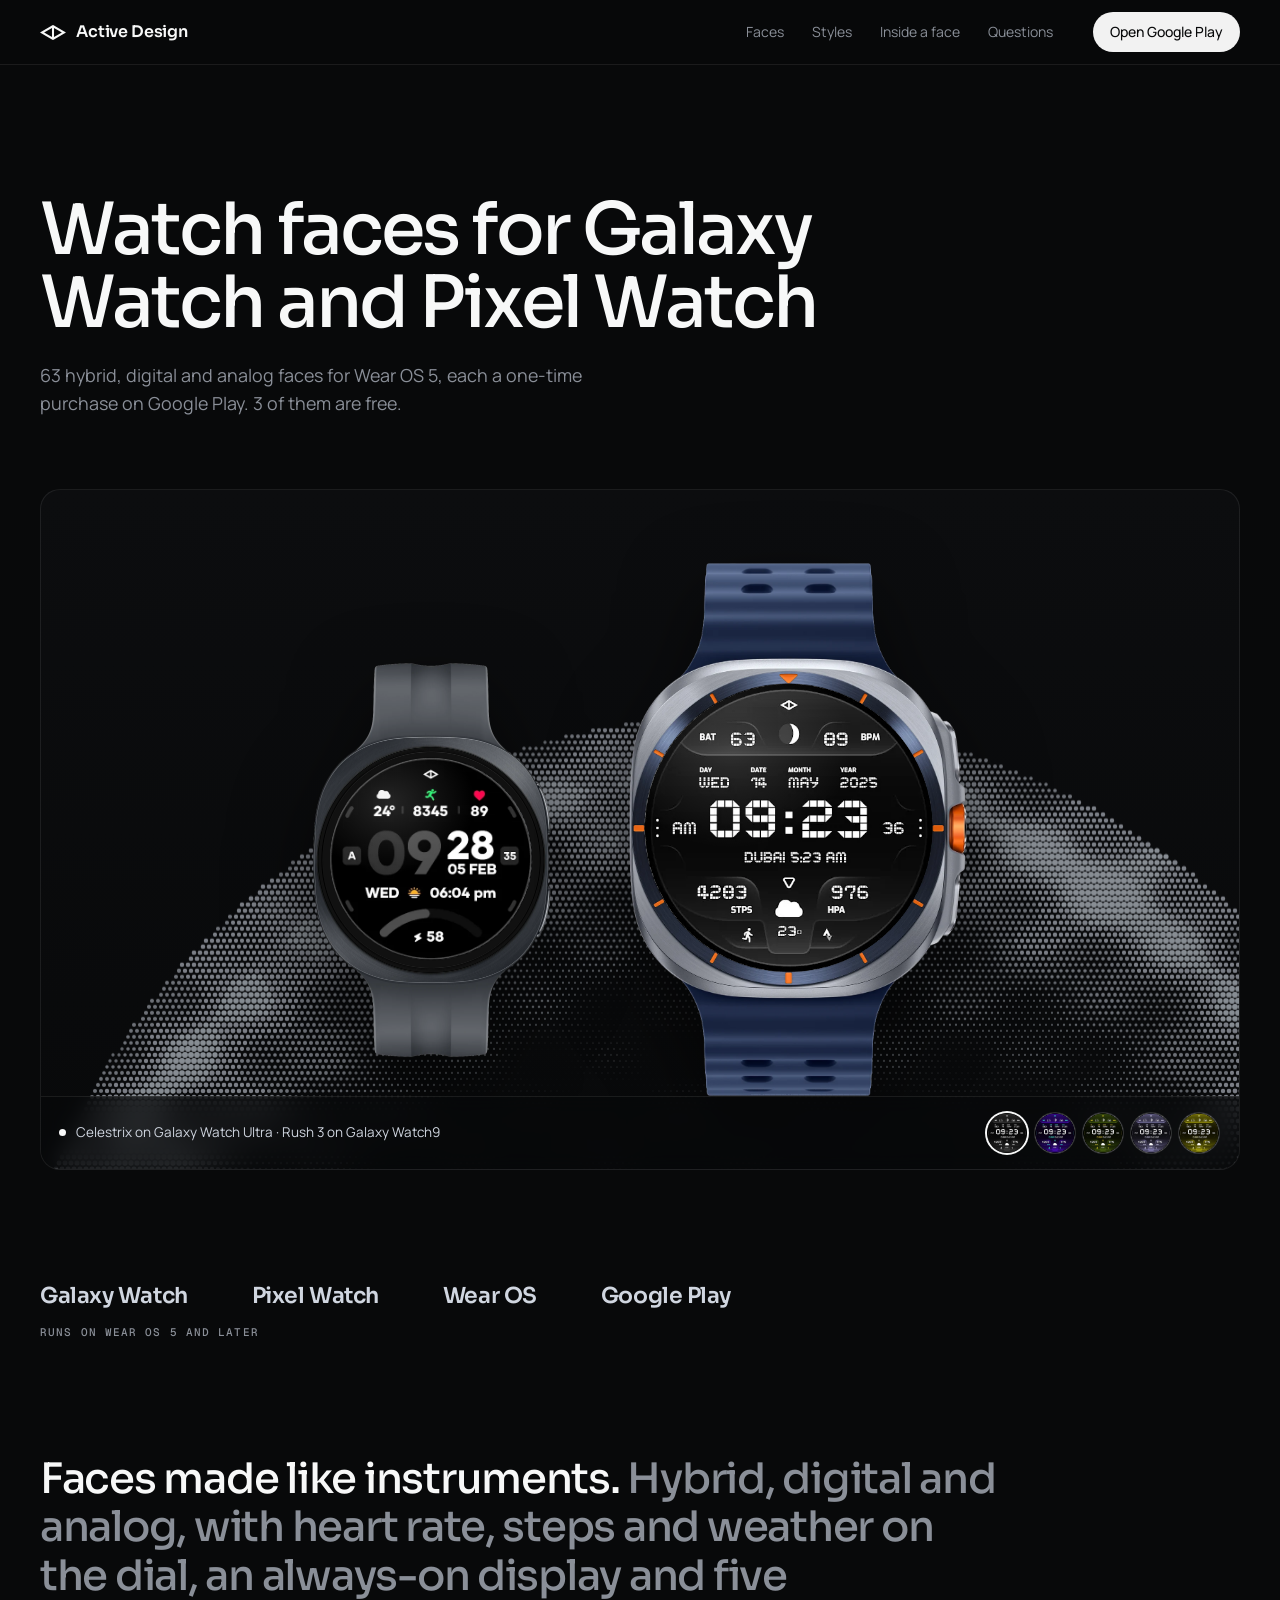
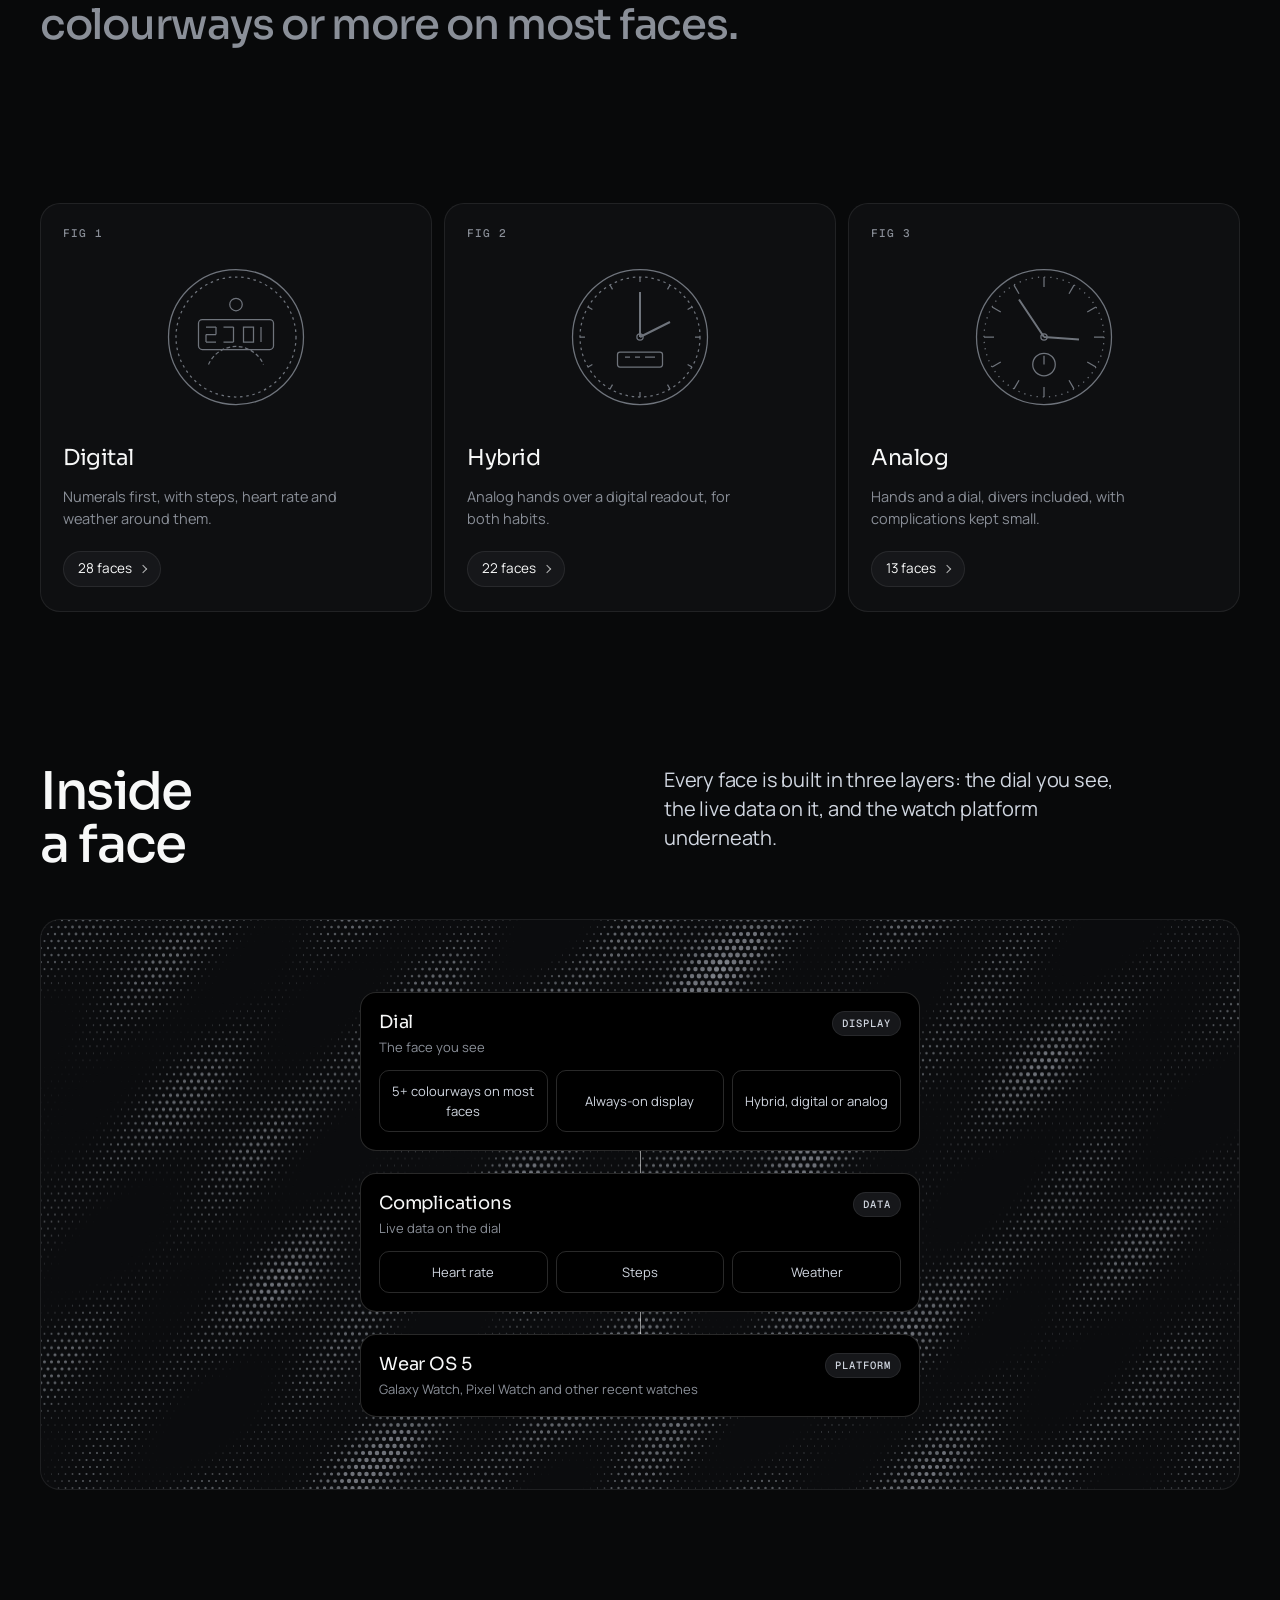
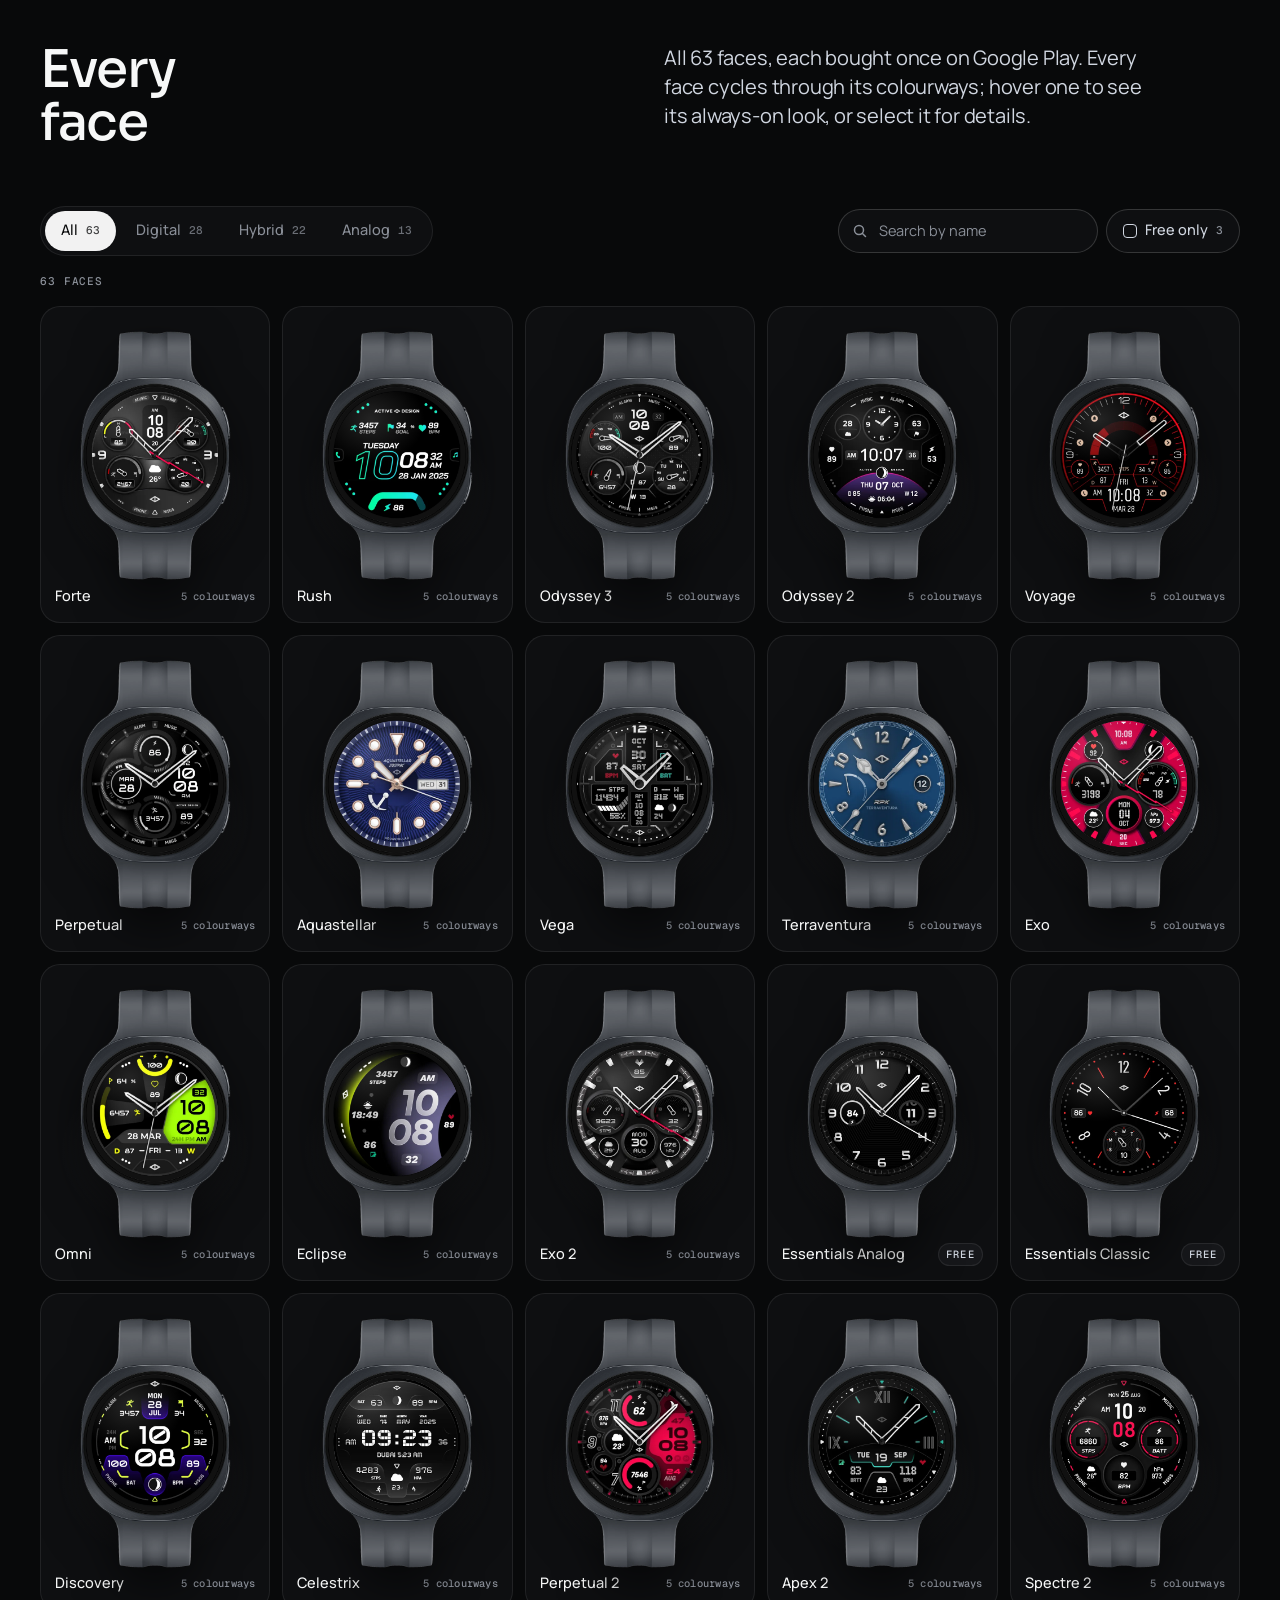
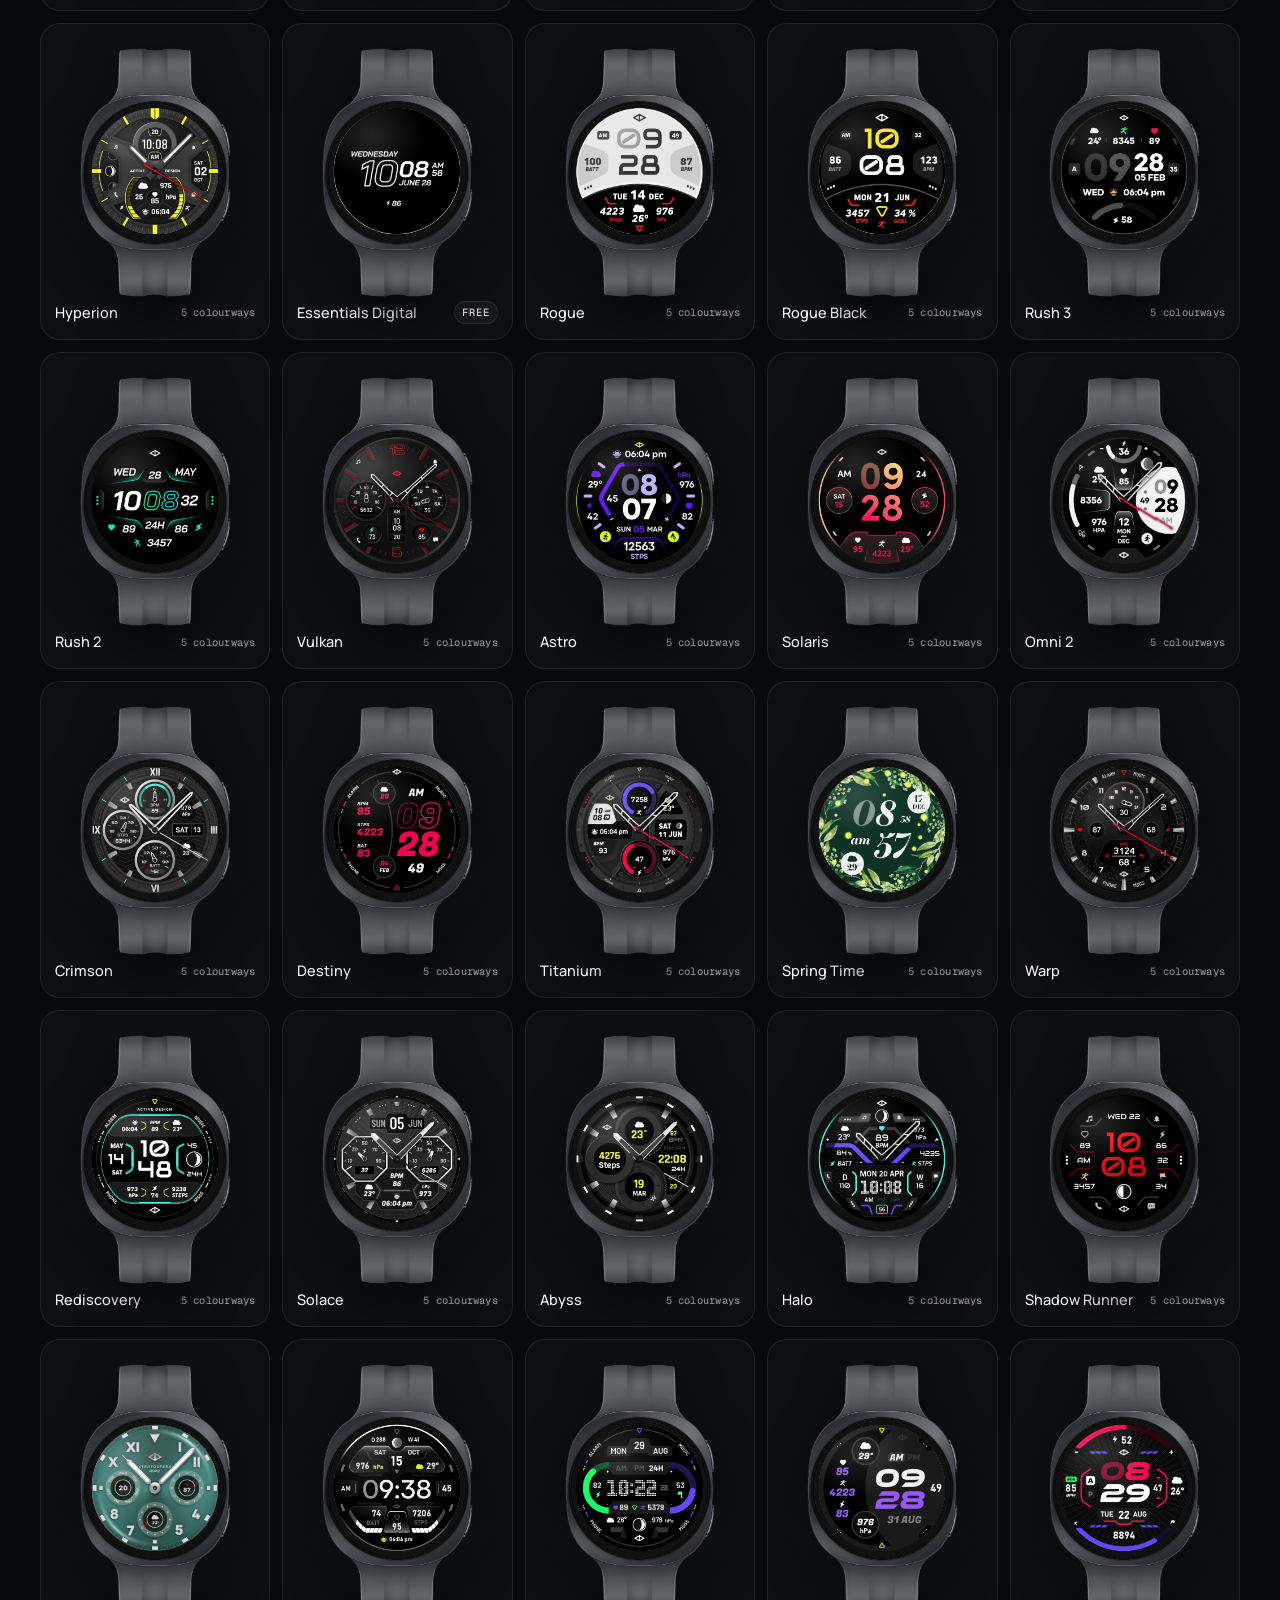
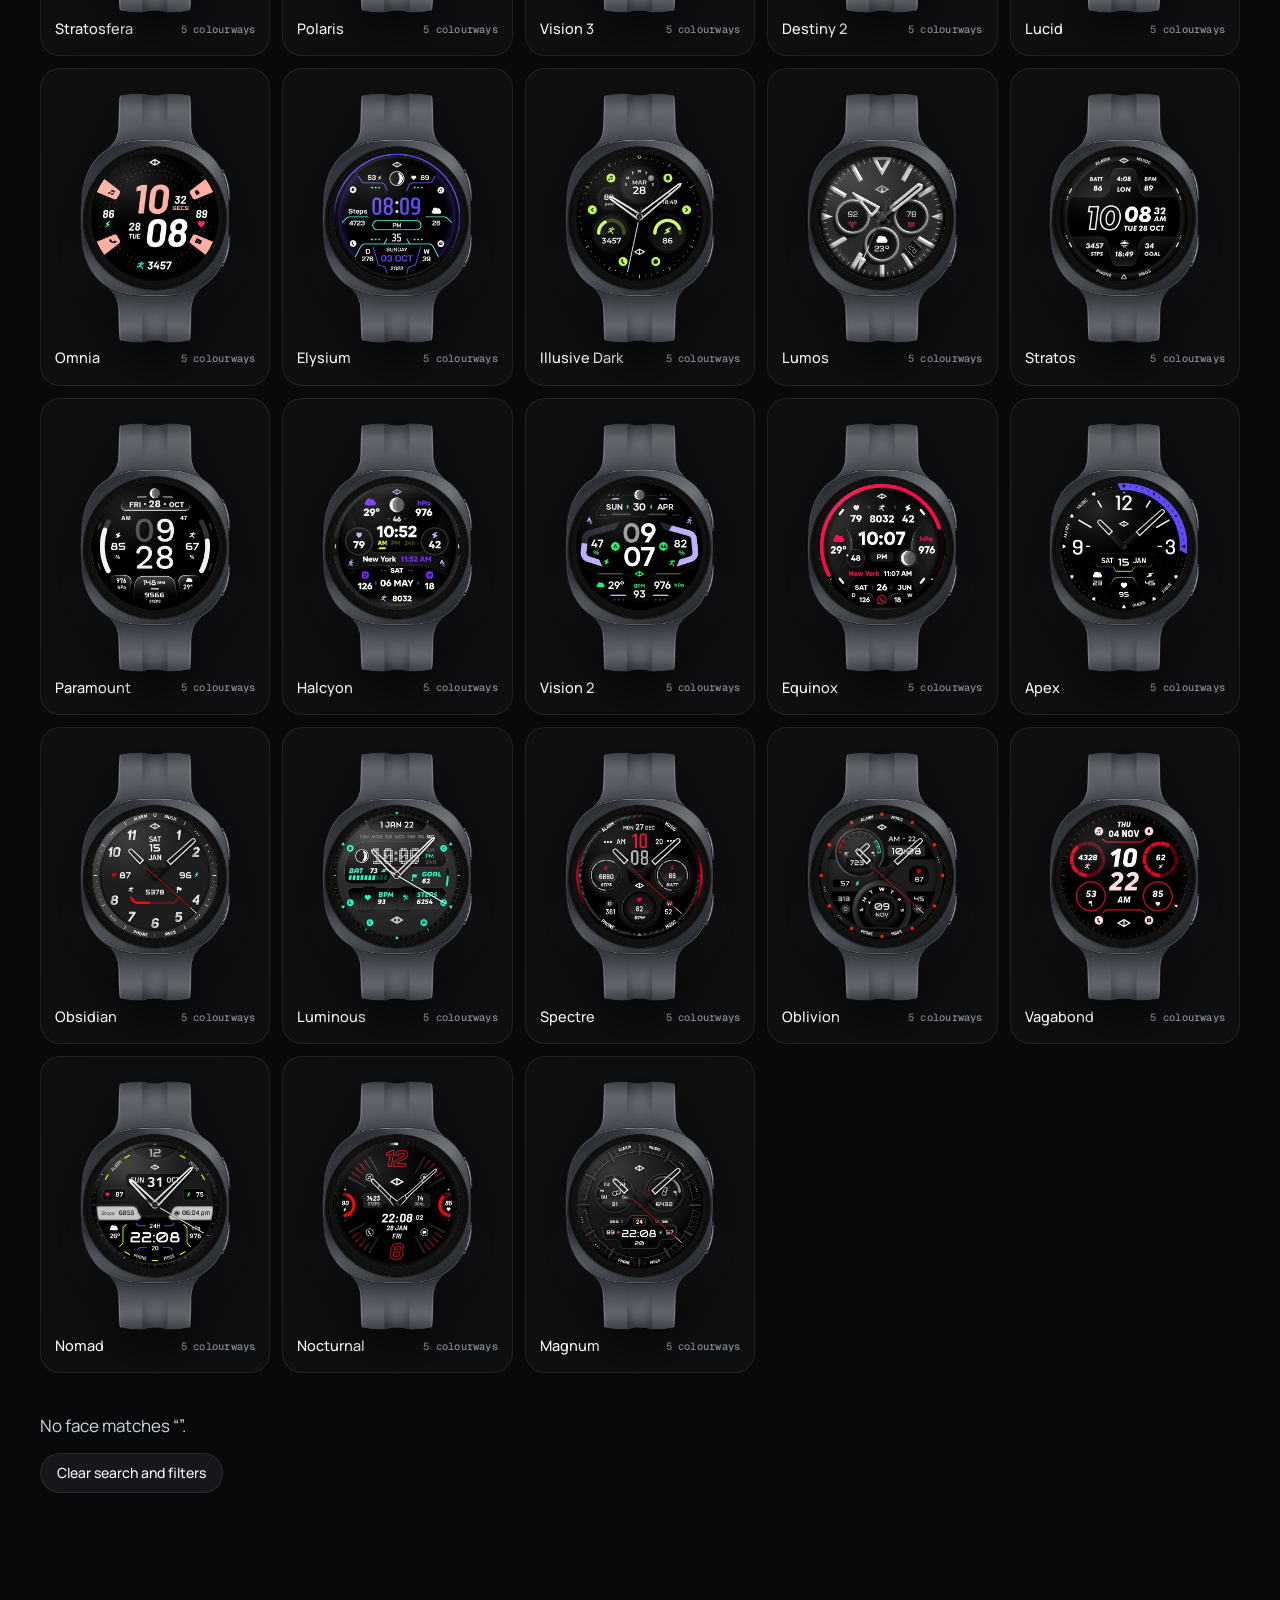
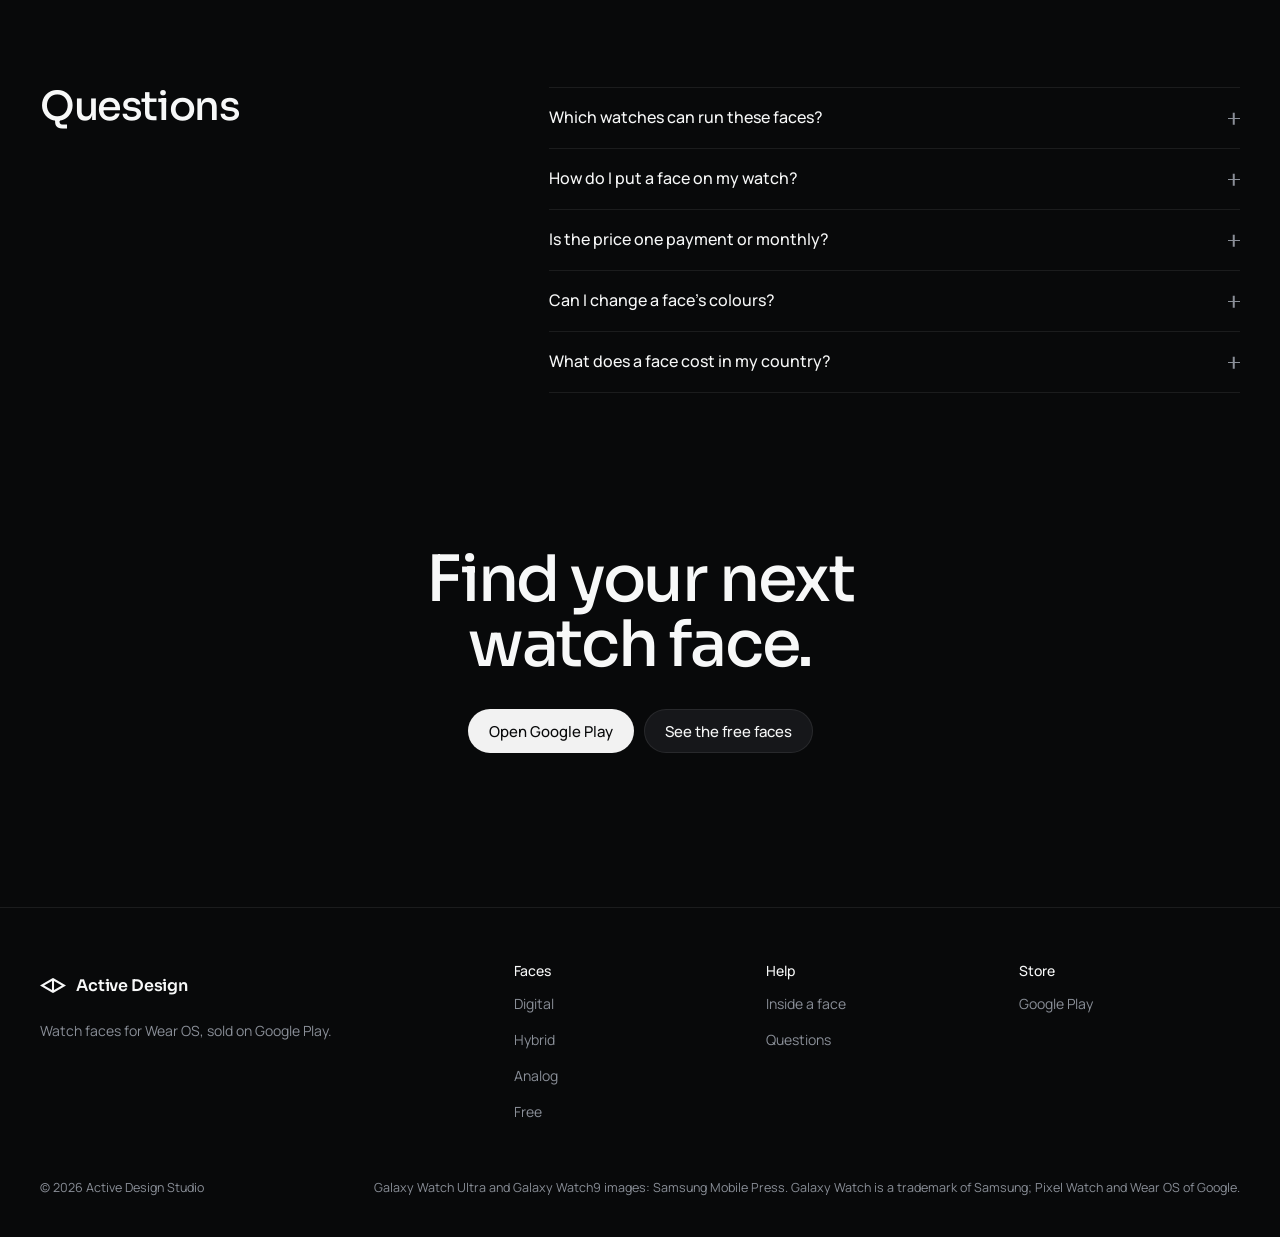
<file: index.html>
<!doctype html>
<html lang="en">
<head>
<meta charset="utf-8">
<meta name="viewport" content="width=device-width, initial-scale=1, viewport-fit=cover">
<title>Active Design: watch faces for Galaxy Watch and Pixel Watch</title>
<meta name="description" content="63 hybrid, digital and analog faces for Wear OS 5 watches, each a one-time purchase on Google Play.">
<meta property="og:type" content="website">
<meta property="og:title" content="Active Design: watch faces for Galaxy Watch and Pixel Watch">
<meta property="og:description" content="63 Wear OS faces, each a one-time purchase on Google Play.">
<meta property="og:image" content="share.jpg">
<meta name="twitter:card" content="summary_large_image">
<link rel="icon" href="assets/mark.svg" type="image/svg+xml">
<meta name="theme-color" content="#08090a">
<link rel="preconnect" href="https://fonts.googleapis.com">
<link rel="preconnect" href="https://fonts.gstatic.com" crossorigin>
<link href="https://fonts.googleapis.com/css2?family=Sora:wght@400..600&family=Manrope:wght@400..600&family=Geist+Mono:wght@400;500&display=swap" rel="stylesheet">
<link rel="stylesheet" href="css/watch.css">
<link rel="stylesheet" href="css/site.css">
</head>
<body>
<!-- Structure follows Linear's homepage (chapters, type rhythm); surfaces follow Cosmos (halftone, black tiles,
     chevron pills, pill tabs, layer stack). Monochrome by the owner's rule: colour lives only in the face renders. -->
<a class="skip" href="#main">Skip to content</a>

<header class="nav">
  <div class="wrap nav__bar">
    <a class="logo" href="#top" aria-label="Active Design, back to top"><svg class="logo__mark" viewBox="72 64 856 494" aria-hidden="true"><path fill="currentColor" d="m533.9,83.8l-33.9-19.49-33.9,19.49L72.26,311.29l393.83,227.33,33.9,19.49,33.9-19.49,393.84-227.33-393.84-227.49Zm-67.8,376.41l-258.07-148.92,258.07-149.07v297.99Zm67.8-297.99l258.07,149.07-258.07,148.92V162.22Z"/></svg>Active Design</a>
    <nav class="nav__links" aria-label="Sections">
      <a href="#faces">Faces</a><a href="#styles">Styles</a><a href="#inside">Inside a face</a><a href="#faq">Questions</a>
    </nav>
    <a class="btn btn--primary btn--sm" href="https://play.google.com/store/apps/dev?id=6754954524679457149" target="_blank" rel="noopener">Open Google Play</a>
  </div>
</header>

<main id="main">
  <section class="hero" id="top" aria-labelledby="hero-h">
    <div class="wrap">
      <div class="hero__head">
        <div class="hero__text">
          <h1 id="hero-h">Watch faces for Galaxy Watch and Pixel Watch</h1>
          <p class="hero__lead"><!-- build:n-total -->63<!-- /build --> hybrid, digital and analog faces for Wear OS 5, each a one-time purchase on Google Play. <!-- build:n-free -->3<!-- /build --> of them are free.</p>
        </div>
      </div>
      <div class="stage">
        <canvas class="ht" data-ht="planet" data-animate aria-hidden="true"></canvas>
        <div class="stage__watches">
          <div class="stage__side"><!-- build:hero-watch-2 -->
<div class="watch" data-model="watch9" data-watch data-face="rush-3">
  <div class="watch__body">
    <div class="watch__screen" role="img" aria-label="Rush 3 watch face on Galaxy Watch9">
      <img src="assets/faces/rush-3-1.webp" alt="" width="450" height="450" class="is-on" loading="lazy" decoding="async">
      <img src="assets/faces/rush-3-2.webp" alt="" width="450" height="450" loading="lazy" decoding="async">
      <img src="assets/faces/rush-3-3.webp" alt="" width="450" height="450" loading="lazy" decoding="async">
      <img src="assets/faces/rush-3-4.webp" alt="" width="450" height="450" loading="lazy" decoding="async">
      <img src="assets/faces/rush-3-5.webp" alt="" width="450" height="450" loading="lazy" decoding="async">
    </div>
    <img class="watch__frame watch__frame--ultra" src="assets/watches/galaxy-watch-ultra.webp" alt="" width="960" height="1509" aria-hidden="true" loading="lazy" draggable="false">
    <img class="watch__frame watch__frame--watch9" src="assets/watches/galaxy-watch9.webp" alt="" width="960" height="1587" aria-hidden="true" draggable="false">
    <button class="watch__tap" type="button" aria-label="Show the next Rush 3 colourway"></button>
  </div>
</div><!-- /build --></div>
          <div class="stage__main"><!-- build:hero-watch -->
<div class="watch" data-model="ultra" data-watch data-face="celestrix">
  <div class="watch__body">
    <div class="watch__screen" role="img" aria-label="Celestrix watch face on Galaxy Watch Ultra">
      <img src="assets/faces/celestrix-1.webp" alt="" width="450" height="450" class="is-on" fetchpriority="high" decoding="async">
      <img src="assets/faces/celestrix-2.webp" alt="" width="450" height="450" loading="lazy" decoding="async">
      <img src="assets/faces/celestrix-3.webp" alt="" width="450" height="450" loading="lazy" decoding="async">
      <img src="assets/faces/celestrix-4.webp" alt="" width="450" height="450" loading="lazy" decoding="async">
      <img src="assets/faces/celestrix-5.webp" alt="" width="450" height="450" loading="lazy" decoding="async">
    </div>
    <img class="watch__frame watch__frame--ultra" src="assets/watches/galaxy-watch-ultra.webp" alt="" width="960" height="1509" aria-hidden="true" draggable="false">
    <img class="watch__frame watch__frame--watch9" src="assets/watches/galaxy-watch9.webp" alt="" width="960" height="1587" aria-hidden="true" loading="lazy" draggable="false">
    <button class="watch__tap" type="button" aria-label="Show the next Celestrix colourway"></button>
  </div>
</div><!-- /build --></div>
        </div>
        <div class="stage__bar">
          <p class="stage__label"><span class="dot" aria-hidden="true"></span>Celestrix on Galaxy Watch Ultra · Rush 3 on Galaxy Watch9</p>
          <!-- build:hero-swatches -->
<div class="swatches" role="group" aria-label="Celestrix colourways" data-swatches="celestrix">
  <button class="swatch" type="button" aria-pressed="true" aria-label="Celestrix colourway 1" data-shot="0"><img src="assets/faces/celestrix-1.webp" alt="" width="40" height="40" loading="lazy"></button>
  <button class="swatch" type="button" aria-pressed="false" aria-label="Celestrix colourway 2" data-shot="1"><img src="assets/faces/celestrix-2.webp" alt="" width="40" height="40" loading="lazy"></button>
  <button class="swatch" type="button" aria-pressed="false" aria-label="Celestrix colourway 3" data-shot="2"><img src="assets/faces/celestrix-3.webp" alt="" width="40" height="40" loading="lazy"></button>
  <button class="swatch" type="button" aria-pressed="false" aria-label="Celestrix colourway 4" data-shot="3"><img src="assets/faces/celestrix-4.webp" alt="" width="40" height="40" loading="lazy"></button>
  <button class="swatch" type="button" aria-pressed="false" aria-label="Celestrix colourway 5" data-shot="4"><img src="assets/faces/celestrix-5.webp" alt="" width="40" height="40" loading="lazy"></button>
</div><!-- /build -->
        </div>
      </div>
    </div>
  </section>

  <section class="works" aria-labelledby="works-h">
    <div class="wrap">
      <h2 class="visually-hidden" id="works-h">Works with</h2>
      <ul class="works__list">
        <li>Galaxy Watch</li><li>Pixel Watch</li><li>Wear OS</li><li>Google Play</li>
      </ul>
      <p class="caption">Runs on Wear OS 5 and later</p>
      <p class="statement">Faces made like instruments. <span>Hybrid, digital and analog, with heart rate, steps and weather on the dial, an always-on display and five colourways or more on most faces.</span></p>
    </div>
  </section>

  <section class="section" id="styles" aria-labelledby="styles-h">
    <div class="wrap">
      <h2 class="visually-hidden" id="styles-h">Three styles</h2>
      <ul class="tiles">
        <li class="tile">
          <span class="caption">Fig 1</span>
          <svg class="tile__fig" viewBox="0 0 120 120" fill="none" stroke="currentColor" stroke-width="1" aria-hidden="true"><circle cx="60" cy="60" r="54"/><circle cx="60" cy="60" r="48" stroke-dasharray="2 3"/><rect x="30" y="46" width="60" height="24" rx="3"/><path d="M36 52h8M44 52v6M36 58h8M36 58v6M36 64h8M50 52h8M58 52v12M50 64h8M66 52h8v12h-8zM80 52v12"/><path d="M38 82a24 24 0 0 1 44 0" stroke-dasharray="3 2"/><circle cx="60" cy="34" r="5"/></svg>
          <h3>Digital</h3>
          <p>Numerals first, with steps, heart rate and weather around them.</p>
          <a class="chip" href="#digital"><!-- build:n-digital -->28<!-- /build --> faces</a>
        </li>
        <li class="tile">
          <span class="caption">Fig 2</span>
          <svg class="tile__fig" viewBox="0 0 120 120" fill="none" stroke="currentColor" stroke-width="1" aria-hidden="true"><circle cx="60" cy="60" r="54"/><circle cx="60" cy="60" r="48" stroke-dasharray="2 3"/><path d="M60 16v-4M82 21.9l2-3.5M98.1 38l3.5-2M104 60h4M98.1 82l3.5 2M82 98.1l2 3.5M60 104v4M38 98.1l-2 3.5M21.9 82l-3.5 2M16 60h-4M21.9 38l-3.5-2M38 21.9l-2-3.5"/><rect x="42" y="72" width="36" height="12" rx="2"/><path d="M48 76h4M56 76h4M64 76h8"/><path d="M60 60V24M60 60l24-12" stroke-width="1.6"/><circle cx="60" cy="60" r="2.5"/></svg>
          <h3>Hybrid</h3>
          <p>Analog hands over a digital readout, for both habits.</p>
          <a class="chip" href="#hybrid"><!-- build:n-hybrid -->22<!-- /build --> faces</a>
        </li>
        <li class="tile">
          <span class="caption">Fig 3</span>
          <svg class="tile__fig" viewBox="0 0 120 120" fill="none" stroke="currentColor" stroke-width="1" aria-hidden="true"><circle cx="60" cy="60" r="54"/><circle cx="60" cy="60" r="48" stroke-dasharray="1 4.02"/><path d="M60 20v-8M80 25.4l4-6.9M94.6 40l6.9-4M100 60h8M94.6 80l6.9 4M80 94.6l4 6.9M60 100v8M40 94.6l-4 6.9M25.4 80l-6.9 4M20 60h-8M25.4 40l-6.9-4M40 25.4l-4-6.9"/><circle cx="60" cy="82" r="9"/><path d="M60 82v-7"/><path d="M60 60L40 30M60 60l28 2" stroke-width="1.6"/><circle cx="60" cy="60" r="2.5"/></svg>
          <h3>Analog</h3>
          <p>Hands and a dial, divers included, with complications kept small.</p>
          <a class="chip" href="#analog"><!-- build:n-analog -->13<!-- /build --> faces</a>
        </li>
      </ul>
    </div>
  </section>

  <section class="section" id="inside" aria-labelledby="inside-h">
    <div class="wrap">
      <div class="chapter__head">
        <h2 id="inside-h">Inside<br>a face</h2>
        <p>Every face is built in three layers: the dial you see, the live data on it, and the watch platform underneath.</p>
      </div>
      <div class="band">
        <canvas class="ht" data-ht="field" aria-hidden="true"></canvas>
        <ol class="stack">
          <li class="layer">
            <div class="layer__head"><h3>Dial<small>The face you see</small></h3><span class="tag">Display</span></div>
            <ul class="layer__parts"><li>5+ colourways on most faces</li><li>Always-on display</li><li>Hybrid, digital or analog</li></ul>
          </li>
          <li class="layer">
            <div class="layer__head"><h3>Complications<small>Live data on the dial</small></h3><span class="tag">Data</span></div>
            <ul class="layer__parts"><li>Heart rate</li><li>Steps</li><li>Weather</li></ul>
          </li>
          <li class="layer">
            <div class="layer__head"><h3>Wear OS 5<small>Galaxy Watch, Pixel Watch and other recent watches</small></h3><span class="tag">Platform</span></div>
          </li>
        </ol>
      </div>
    </div>
  </section>

  <section class="chapter" id="faces" aria-labelledby="faces-h">
    <div class="wrap">
      <div class="chapter__head">
        <h2 id="faces-h">Every<br>face</h2>
        <p>All <!-- build:n-total -->63<!-- /build --> faces, each bought once on Google Play. Every face cycles through its colourways; hover one to see its always-on look, or select it for details.</p>
      </div>
      <div class="browse">
        <div class="browse__bar" data-browse-bar hidden>
          <div class="tabs" role="tablist" aria-label="Face style">
            <!-- build:tabs --><button class="tab" type="button" role="tab" id="tab-all" aria-controls="faces-panel" aria-selected="true" tabindex="0" data-tab="all">All <span class="tab__n">63</span></button><button class="tab" type="button" role="tab" id="tab-digital" aria-controls="faces-panel" aria-selected="false" tabindex="-1" data-tab="digital">Digital <span class="tab__n">28</span></button><button class="tab" type="button" role="tab" id="tab-hybrid" aria-controls="faces-panel" aria-selected="false" tabindex="-1" data-tab="hybrid">Hybrid <span class="tab__n">22</span></button><button class="tab" type="button" role="tab" id="tab-analog" aria-controls="faces-panel" aria-selected="false" tabindex="-1" data-tab="analog">Analog <span class="tab__n">13</span></button><!-- /build -->
          </div>
          <div class="filters">
            <label class="search"><span class="visually-hidden">Search faces by name</span><svg viewBox="0 0 16 16" aria-hidden="true"><circle cx="7" cy="7" r="4.5" fill="none" stroke="currentColor" stroke-width="1.5"/><path d="m10.5 10.5 3 3" stroke="currentColor" stroke-width="1.5" stroke-linecap="round"/></svg><input type="search" id="face-search" placeholder="Search by name" autocomplete="off" data-search></label>
            <button class="toggle" type="button" aria-pressed="false" data-free>Free only <span class="toggle__n"><!-- build:n-free -->3<!-- /build --></span></button>
          </div>
        </div>
        <p class="browse__count" aria-live="polite" data-count></p>
        <div id="faces-panel" role="tabpanel" aria-labelledby="tab-all" tabindex="-1">
          <ul class="faces" data-grid><!-- build:grid -->
<li class="face" data-type="hybrid" data-name="forte">
  <a class="face__card" href="https://play.google.com/store/apps/details?id=com.watchfacestudio.forte.activedesign" target="_blank" rel="noopener" data-open="forte" aria-label="Forte, hybrid">
    <span class="face__stage">
      <span class="watch face__watch" data-model="watch9">
        <span class="watch__body">
          <span class="watch__screen"><img src="assets/faces/forte-1.webp" alt="" width="450" height="450" class="is-on" decoding="async"><img src="assets/faces/forte-2.webp" alt="" width="450" height="450" loading="lazy" decoding="async"><img src="assets/faces/forte-3.webp" alt="" width="450" height="450" loading="lazy" decoding="async"><img src="assets/faces/forte-4.webp" alt="" width="450" height="450" loading="lazy" decoding="async"><img src="assets/faces/forte-5.webp" alt="" width="450" height="450" loading="lazy" decoding="async"></span>
          <img class="watch__frame watch__frame--watch9" src="assets/watches/galaxy-watch9.webp" alt="" width="960" height="1587" loading="lazy" decoding="async" draggable="false">
        </span>
      </span>
    </span>
    <span class="face__meta">
      <span class="face__name">Forte</span>
      <span class="face__cw">5 colourways</span>
    </span>
    <span class="face__aod" aria-hidden="true">Always-on</span>
  </a>
</li>
<li class="face" data-type="digital" data-name="rush">
  <a class="face__card" href="https://play.google.com/store/apps/details?id=com.watchfacestudio.rush.activedesign" target="_blank" rel="noopener" data-open="rush" aria-label="Rush, digital">
    <span class="face__stage">
      <span class="watch face__watch" data-model="watch9">
        <span class="watch__body">
          <span class="watch__screen"><img src="assets/faces/rush-1.webp" alt="" width="450" height="450" class="is-on" decoding="async"><img src="assets/faces/rush-2.webp" alt="" width="450" height="450" loading="lazy" decoding="async"><img src="assets/faces/rush-3.webp" alt="" width="450" height="450" loading="lazy" decoding="async"><img src="assets/faces/rush-4.webp" alt="" width="450" height="450" loading="lazy" decoding="async"><img src="assets/faces/rush-5.webp" alt="" width="450" height="450" loading="lazy" decoding="async"></span>
          <img class="watch__frame watch__frame--watch9" src="assets/watches/galaxy-watch9.webp" alt="" width="960" height="1587" loading="lazy" decoding="async" draggable="false">
        </span>
      </span>
    </span>
    <span class="face__meta">
      <span class="face__name">Rush</span>
      <span class="face__cw">5 colourways</span>
    </span>
    <span class="face__aod" aria-hidden="true">Always-on</span>
  </a>
</li>
<li class="face" data-type="hybrid" data-name="odyssey 3">
  <a class="face__card" href="https://play.google.com/store/apps/details?id=com.watchfacestudio.odyssey3.activedesign" target="_blank" rel="noopener" data-open="odyssey-3" aria-label="Odyssey 3, hybrid">
    <span class="face__stage">
      <span class="watch face__watch" data-model="watch9">
        <span class="watch__body">
          <span class="watch__screen"><img src="assets/faces/odyssey-3-1.webp" alt="" width="450" height="450" class="is-on" decoding="async"><img src="assets/faces/odyssey-3-2.webp" alt="" width="450" height="450" loading="lazy" decoding="async"><img src="assets/faces/odyssey-3-3.webp" alt="" width="450" height="450" loading="lazy" decoding="async"><img src="assets/faces/odyssey-3-4.webp" alt="" width="450" height="450" loading="lazy" decoding="async"><img src="assets/faces/odyssey-3-5.webp" alt="" width="450" height="450" loading="lazy" decoding="async"></span>
          <img class="watch__frame watch__frame--watch9" src="assets/watches/galaxy-watch9.webp" alt="" width="960" height="1587" loading="lazy" decoding="async" draggable="false">
        </span>
      </span>
    </span>
    <span class="face__meta">
      <span class="face__name">Odyssey 3</span>
      <span class="face__cw">5 colourways</span>
    </span>
    <span class="face__aod" aria-hidden="true">Always-on</span>
  </a>
</li>
<li class="face" data-type="hybrid" data-name="odyssey 2">
  <a class="face__card" href="https://play.google.com/store/apps/details?id=com.watchfacestudio.odyssey2hybrid.activedesign" target="_blank" rel="noopener" data-open="odyssey-2" aria-label="Odyssey 2, hybrid">
    <span class="face__stage">
      <span class="watch face__watch" data-model="watch9">
        <span class="watch__body">
          <span class="watch__screen"><img src="assets/faces/odyssey-2-1.webp" alt="" width="450" height="450" class="is-on" decoding="async"><img src="assets/faces/odyssey-2-2.webp" alt="" width="450" height="450" loading="lazy" decoding="async"><img src="assets/faces/odyssey-2-3.webp" alt="" width="450" height="450" loading="lazy" decoding="async"><img src="assets/faces/odyssey-2-4.webp" alt="" width="450" height="450" loading="lazy" decoding="async"><img src="assets/faces/odyssey-2-5.webp" alt="" width="450" height="450" loading="lazy" decoding="async"></span>
          <img class="watch__frame watch__frame--watch9" src="assets/watches/galaxy-watch9.webp" alt="" width="960" height="1587" loading="lazy" decoding="async" draggable="false">
        </span>
      </span>
    </span>
    <span class="face__meta">
      <span class="face__name">Odyssey 2</span>
      <span class="face__cw">5 colourways</span>
    </span>
    <span class="face__aod" aria-hidden="true">Always-on</span>
  </a>
</li>
<li class="face" data-type="hybrid" data-name="voyage">
  <a class="face__card" href="https://play.google.com/store/apps/details?id=com.watchfacestudio.voyage.activedesign" target="_blank" rel="noopener" data-open="voyage" aria-label="Voyage, hybrid">
    <span class="face__stage">
      <span class="watch face__watch" data-model="watch9">
        <span class="watch__body">
          <span class="watch__screen"><img src="assets/faces/voyage-1.webp" alt="" width="450" height="450" class="is-on" decoding="async"><img src="assets/faces/voyage-2.webp" alt="" width="450" height="450" loading="lazy" decoding="async"><img src="assets/faces/voyage-3.webp" alt="" width="450" height="450" loading="lazy" decoding="async"><img src="assets/faces/voyage-4.webp" alt="" width="450" height="450" loading="lazy" decoding="async"><img src="assets/faces/voyage-5.webp" alt="" width="450" height="450" loading="lazy" decoding="async"></span>
          <img class="watch__frame watch__frame--watch9" src="assets/watches/galaxy-watch9.webp" alt="" width="960" height="1587" loading="lazy" decoding="async" draggable="false">
        </span>
      </span>
    </span>
    <span class="face__meta">
      <span class="face__name">Voyage</span>
      <span class="face__cw">5 colourways</span>
    </span>
    <span class="face__aod" aria-hidden="true">Always-on</span>
  </a>
</li>
<li class="face" data-type="hybrid" data-name="perpetual">
  <a class="face__card" href="https://play.google.com/store/apps/details?id=com.watchfacestudio.perpetual.activedesign" target="_blank" rel="noopener" data-open="perpetual" aria-label="Perpetual, hybrid">
    <span class="face__stage">
      <span class="watch face__watch" data-model="watch9">
        <span class="watch__body">
          <span class="watch__screen"><img src="assets/faces/perpetual-1.webp" alt="" width="450" height="450" class="is-on" decoding="async"><img src="assets/faces/perpetual-2.webp" alt="" width="450" height="450" loading="lazy" decoding="async"><img src="assets/faces/perpetual-3.webp" alt="" width="450" height="450" loading="lazy" decoding="async"><img src="assets/faces/perpetual-4.webp" alt="" width="450" height="450" loading="lazy" decoding="async"><img src="assets/faces/perpetual-5.webp" alt="" width="450" height="450" loading="lazy" decoding="async"></span>
          <img class="watch__frame watch__frame--watch9" src="assets/watches/galaxy-watch9.webp" alt="" width="960" height="1587" loading="lazy" decoding="async" draggable="false">
        </span>
      </span>
    </span>
    <span class="face__meta">
      <span class="face__name">Perpetual</span>
      <span class="face__cw">5 colourways</span>
    </span>
    <span class="face__aod" aria-hidden="true">Always-on</span>
  </a>
</li>
<li class="face" data-type="analog" data-name="aquastellar">
  <a class="face__card" href="https://play.google.com/store/apps/details?id=com.watchfacestudio.aquastellar.activedesign" target="_blank" rel="noopener" data-open="aquastellar" aria-label="Aquastellar, analog">
    <span class="face__stage">
      <span class="watch face__watch" data-model="watch9">
        <span class="watch__body">
          <span class="watch__screen"><img src="assets/faces/aquastellar-1.webp" alt="" width="450" height="450" class="is-on" decoding="async"><img src="assets/faces/aquastellar-2.webp" alt="" width="450" height="450" loading="lazy" decoding="async"><img src="assets/faces/aquastellar-3.webp" alt="" width="450" height="450" loading="lazy" decoding="async"><img src="assets/faces/aquastellar-4.webp" alt="" width="450" height="450" loading="lazy" decoding="async"><img src="assets/faces/aquastellar-5.webp" alt="" width="450" height="450" loading="lazy" decoding="async"></span>
          <img class="watch__frame watch__frame--watch9" src="assets/watches/galaxy-watch9.webp" alt="" width="960" height="1587" loading="lazy" decoding="async" draggable="false">
        </span>
      </span>
    </span>
    <span class="face__meta">
      <span class="face__name">Aquastellar</span>
      <span class="face__cw">5 colourways</span>
    </span>
    <span class="face__aod" aria-hidden="true">Always-on</span>
  </a>
</li>
<li class="face" data-type="hybrid" data-name="vega">
  <a class="face__card" href="https://play.google.com/store/apps/details?id=com.activewatchdesign.vega" target="_blank" rel="noopener" data-open="vega" aria-label="Vega, hybrid">
    <span class="face__stage">
      <span class="watch face__watch" data-model="watch9">
        <span class="watch__body">
          <span class="watch__screen"><img src="assets/faces/vega-1.webp" alt="" width="450" height="450" class="is-on" decoding="async"><img src="assets/faces/vega-2.webp" alt="" width="450" height="450" loading="lazy" decoding="async"><img src="assets/faces/vega-3.webp" alt="" width="450" height="450" loading="lazy" decoding="async"><img src="assets/faces/vega-4.webp" alt="" width="450" height="450" loading="lazy" decoding="async"><img src="assets/faces/vega-5.webp" alt="" width="450" height="450" loading="lazy" decoding="async"></span>
          <img class="watch__frame watch__frame--watch9" src="assets/watches/galaxy-watch9.webp" alt="" width="960" height="1587" loading="lazy" decoding="async" draggable="false">
        </span>
      </span>
    </span>
    <span class="face__meta">
      <span class="face__name">Vega</span>
      <span class="face__cw">5 colourways</span>
    </span>
    <span class="face__aod" aria-hidden="true">Always-on</span>
  </a>
</li>
<li class="face" data-type="analog" data-name="terraventura">
  <a class="face__card" href="https://play.google.com/store/apps/details?id=com.watchfacestudio.terraventura.activedesign" target="_blank" rel="noopener" data-open="terraventura" aria-label="Terraventura, analog">
    <span class="face__stage">
      <span class="watch face__watch" data-model="watch9">
        <span class="watch__body">
          <span class="watch__screen"><img src="assets/faces/terraventura-1.webp" alt="" width="450" height="450" class="is-on" decoding="async"><img src="assets/faces/terraventura-2.webp" alt="" width="450" height="450" loading="lazy" decoding="async"><img src="assets/faces/terraventura-3.webp" alt="" width="450" height="450" loading="lazy" decoding="async"><img src="assets/faces/terraventura-4.webp" alt="" width="450" height="450" loading="lazy" decoding="async"><img src="assets/faces/terraventura-5.webp" alt="" width="450" height="450" loading="lazy" decoding="async"></span>
          <img class="watch__frame watch__frame--watch9" src="assets/watches/galaxy-watch9.webp" alt="" width="960" height="1587" loading="lazy" decoding="async" draggable="false">
        </span>
      </span>
    </span>
    <span class="face__meta">
      <span class="face__name">Terraventura</span>
      <span class="face__cw">5 colourways</span>
    </span>
    <span class="face__aod" aria-hidden="true">Always-on</span>
  </a>
</li>
<li class="face" data-type="hybrid" data-name="exo">
  <a class="face__card" href="https://play.google.com/store/apps/details?id=com.watchfacestudio.exo.activedesign" target="_blank" rel="noopener" data-open="exo" aria-label="Exo, hybrid">
    <span class="face__stage">
      <span class="watch face__watch" data-model="watch9">
        <span class="watch__body">
          <span class="watch__screen"><img src="assets/faces/exo-1.webp" alt="" width="450" height="450" class="is-on" decoding="async"><img src="assets/faces/exo-2.webp" alt="" width="450" height="450" loading="lazy" decoding="async"><img src="assets/faces/exo-3.webp" alt="" width="450" height="450" loading="lazy" decoding="async"><img src="assets/faces/exo-4.webp" alt="" width="450" height="450" loading="lazy" decoding="async"><img src="assets/faces/exo-5.webp" alt="" width="450" height="450" loading="lazy" decoding="async"></span>
          <img class="watch__frame watch__frame--watch9" src="assets/watches/galaxy-watch9.webp" alt="" width="960" height="1587" loading="lazy" decoding="async" draggable="false">
        </span>
      </span>
    </span>
    <span class="face__meta">
      <span class="face__name">Exo</span>
      <span class="face__cw">5 colourways</span>
    </span>
    <span class="face__aod" aria-hidden="true">Always-on</span>
  </a>
</li>
<li class="face" data-type="hybrid" data-name="omni">
  <a class="face__card" href="https://play.google.com/store/apps/details?id=com.watchfacestudio.omni.activedesign" target="_blank" rel="noopener" data-open="omni" aria-label="Omni, hybrid">
    <span class="face__stage">
      <span class="watch face__watch" data-model="watch9">
        <span class="watch__body">
          <span class="watch__screen"><img src="assets/faces/omni-1.webp" alt="" width="450" height="450" class="is-on" loading="lazy" decoding="async"><img src="assets/faces/omni-2.webp" alt="" width="450" height="450" loading="lazy" decoding="async"><img src="assets/faces/omni-3.webp" alt="" width="450" height="450" loading="lazy" decoding="async"><img src="assets/faces/omni-4.webp" alt="" width="450" height="450" loading="lazy" decoding="async"><img src="assets/faces/omni-5.webp" alt="" width="450" height="450" loading="lazy" decoding="async"></span>
          <img class="watch__frame watch__frame--watch9" src="assets/watches/galaxy-watch9.webp" alt="" width="960" height="1587" loading="lazy" decoding="async" draggable="false">
        </span>
      </span>
    </span>
    <span class="face__meta">
      <span class="face__name">Omni</span>
      <span class="face__cw">5 colourways</span>
    </span>
    <span class="face__aod" aria-hidden="true">Always-on</span>
  </a>
</li>
<li class="face" data-type="digital" data-name="eclipse">
  <a class="face__card" href="https://play.google.com/store/apps/details?id=com.watchfacestudio.eclipse.activedesign" target="_blank" rel="noopener" data-open="eclipse" aria-label="Eclipse, digital">
    <span class="face__stage">
      <span class="watch face__watch" data-model="watch9">
        <span class="watch__body">
          <span class="watch__screen"><img src="assets/faces/eclipse-1.webp" alt="" width="450" height="450" class="is-on" loading="lazy" decoding="async"><img src="assets/faces/eclipse-2.webp" alt="" width="450" height="450" loading="lazy" decoding="async"><img src="assets/faces/eclipse-3.webp" alt="" width="450" height="450" loading="lazy" decoding="async"><img src="assets/faces/eclipse-4.webp" alt="" width="450" height="450" loading="lazy" decoding="async"><img src="assets/faces/eclipse-5.webp" alt="" width="450" height="450" loading="lazy" decoding="async"></span>
          <img class="watch__frame watch__frame--watch9" src="assets/watches/galaxy-watch9.webp" alt="" width="960" height="1587" loading="lazy" decoding="async" draggable="false">
        </span>
      </span>
    </span>
    <span class="face__meta">
      <span class="face__name">Eclipse</span>
      <span class="face__cw">5 colourways</span>
    </span>
    <span class="face__aod" aria-hidden="true">Always-on</span>
  </a>
</li>
<li class="face" data-type="analog" data-name="exo 2">
  <a class="face__card" href="https://play.google.com/store/apps/details?id=com.watchfacestudio.exo2.activedesign" target="_blank" rel="noopener" data-open="exo-2" aria-label="Exo 2, analog">
    <span class="face__stage">
      <span class="watch face__watch" data-model="watch9">
        <span class="watch__body">
          <span class="watch__screen"><img src="assets/faces/exo-2-1.webp" alt="" width="450" height="450" class="is-on" loading="lazy" decoding="async"><img src="assets/faces/exo-2-2.webp" alt="" width="450" height="450" loading="lazy" decoding="async"><img src="assets/faces/exo-2-3.webp" alt="" width="450" height="450" loading="lazy" decoding="async"><img src="assets/faces/exo-2-4.webp" alt="" width="450" height="450" loading="lazy" decoding="async"><img src="assets/faces/exo-2-5.webp" alt="" width="450" height="450" loading="lazy" decoding="async"></span>
          <img class="watch__frame watch__frame--watch9" src="assets/watches/galaxy-watch9.webp" alt="" width="960" height="1587" loading="lazy" decoding="async" draggable="false">
        </span>
      </span>
    </span>
    <span class="face__meta">
      <span class="face__name">Exo 2</span>
      <span class="face__cw">5 colourways</span>
    </span>
    <span class="face__aod" aria-hidden="true">Always-on</span>
  </a>
</li>
<li class="face" data-type="analog" data-name="essentials analog" data-free>
  <a class="face__card" href="https://play.google.com/store/apps/details?id=com.activewatchdesign.essentialsvi" target="_blank" rel="noopener" data-open="essentials-analog" aria-label="Essentials Analog, analog, free">
    <span class="face__stage">
      <span class="watch face__watch" data-model="watch9">
        <span class="watch__body">
          <span class="watch__screen"><img src="assets/faces/essentials-analog-1.webp" alt="" width="450" height="450" class="is-on" loading="lazy" decoding="async"><img src="assets/faces/essentials-analog-2.webp" alt="" width="450" height="450" loading="lazy" decoding="async"><img src="assets/faces/essentials-analog-3.webp" alt="" width="450" height="450" loading="lazy" decoding="async"><img src="assets/faces/essentials-analog-4.webp" alt="" width="450" height="450" loading="lazy" decoding="async"><img src="assets/faces/essentials-analog-5.webp" alt="" width="450" height="450" loading="lazy" decoding="async"></span>
          <img class="watch__frame watch__frame--watch9" src="assets/watches/galaxy-watch9.webp" alt="" width="960" height="1587" loading="lazy" decoding="async" draggable="false">
        </span>
      </span>
    </span>
    <span class="face__meta">
      <span class="face__name">Essentials Analog</span>
      <span class="tag">Free</span>
    </span>
    <span class="face__aod" aria-hidden="true">Always-on</span>
  </a>
</li>
<li class="face" data-type="analog" data-name="essentials classic" data-free>
  <a class="face__card" href="https://play.google.com/store/apps/details?id=com.activewatchdesign.essentialsvii" target="_blank" rel="noopener" data-open="essentials-classic" aria-label="Essentials Classic, analog, free">
    <span class="face__stage">
      <span class="watch face__watch" data-model="watch9">
        <span class="watch__body">
          <span class="watch__screen"><img src="assets/faces/essentials-classic-1.webp" alt="" width="450" height="450" class="is-on" loading="lazy" decoding="async"><img src="assets/faces/essentials-classic-2.webp" alt="" width="450" height="450" loading="lazy" decoding="async"><img src="assets/faces/essentials-classic-3.webp" alt="" width="450" height="450" loading="lazy" decoding="async"><img src="assets/faces/essentials-classic-4.webp" alt="" width="450" height="450" loading="lazy" decoding="async"><img src="assets/faces/essentials-classic-5.webp" alt="" width="450" height="450" loading="lazy" decoding="async"></span>
          <img class="watch__frame watch__frame--watch9" src="assets/watches/galaxy-watch9.webp" alt="" width="960" height="1587" loading="lazy" decoding="async" draggable="false">
        </span>
      </span>
    </span>
    <span class="face__meta">
      <span class="face__name">Essentials Classic</span>
      <span class="tag">Free</span>
    </span>
    <span class="face__aod" aria-hidden="true">Always-on</span>
  </a>
</li>
<li class="face" data-type="digital" data-name="discovery">
  <a class="face__card" href="https://play.google.com/store/apps/details?id=com.watchfacestudio.discovery.activedesign" target="_blank" rel="noopener" data-open="discovery" aria-label="Discovery, digital">
    <span class="face__stage">
      <span class="watch face__watch" data-model="watch9">
        <span class="watch__body">
          <span class="watch__screen"><img src="assets/faces/discovery-1.webp" alt="" width="450" height="450" class="is-on" loading="lazy" decoding="async"><img src="assets/faces/discovery-2.webp" alt="" width="450" height="450" loading="lazy" decoding="async"><img src="assets/faces/discovery-3.webp" alt="" width="450" height="450" loading="lazy" decoding="async"><img src="assets/faces/discovery-4.webp" alt="" width="450" height="450" loading="lazy" decoding="async"><img src="assets/faces/discovery-5.webp" alt="" width="450" height="450" loading="lazy" decoding="async"></span>
          <img class="watch__frame watch__frame--watch9" src="assets/watches/galaxy-watch9.webp" alt="" width="960" height="1587" loading="lazy" decoding="async" draggable="false">
        </span>
      </span>
    </span>
    <span class="face__meta">
      <span class="face__name">Discovery</span>
      <span class="face__cw">5 colourways</span>
    </span>
    <span class="face__aod" aria-hidden="true">Always-on</span>
  </a>
</li>
<li class="face" data-type="digital" data-name="celestrix">
  <a class="face__card" href="https://play.google.com/store/apps/details?id=com.watchfacestudio.celestrix.activedesign" target="_blank" rel="noopener" data-open="celestrix" aria-label="Celestrix, digital">
    <span class="face__stage">
      <span class="watch face__watch" data-model="watch9">
        <span class="watch__body">
          <span class="watch__screen"><img src="assets/faces/celestrix-1.webp" alt="" width="450" height="450" class="is-on" loading="lazy" decoding="async"><img src="assets/faces/celestrix-2.webp" alt="" width="450" height="450" loading="lazy" decoding="async"><img src="assets/faces/celestrix-3.webp" alt="" width="450" height="450" loading="lazy" decoding="async"><img src="assets/faces/celestrix-4.webp" alt="" width="450" height="450" loading="lazy" decoding="async"><img src="assets/faces/celestrix-5.webp" alt="" width="450" height="450" loading="lazy" decoding="async"></span>
          <img class="watch__frame watch__frame--watch9" src="assets/watches/galaxy-watch9.webp" alt="" width="960" height="1587" loading="lazy" decoding="async" draggable="false">
        </span>
      </span>
    </span>
    <span class="face__meta">
      <span class="face__name">Celestrix</span>
      <span class="face__cw">5 colourways</span>
    </span>
    <span class="face__aod" aria-hidden="true">Always-on</span>
  </a>
</li>
<li class="face" data-type="hybrid" data-name="perpetual 2">
  <a class="face__card" href="https://play.google.com/store/apps/details?id=com.watchfacestudio.perpetual2hybrid.activedesign" target="_blank" rel="noopener" data-open="perpetual-2" aria-label="Perpetual 2, hybrid">
    <span class="face__stage">
      <span class="watch face__watch" data-model="watch9">
        <span class="watch__body">
          <span class="watch__screen"><img src="assets/faces/perpetual-2-1.webp" alt="" width="450" height="450" class="is-on" loading="lazy" decoding="async"><img src="assets/faces/perpetual-2-2.webp" alt="" width="450" height="450" loading="lazy" decoding="async"><img src="assets/faces/perpetual-2-3.webp" alt="" width="450" height="450" loading="lazy" decoding="async"><img src="assets/faces/perpetual-2-4.webp" alt="" width="450" height="450" loading="lazy" decoding="async"><img src="assets/faces/perpetual-2-5.webp" alt="" width="450" height="450" loading="lazy" decoding="async"></span>
          <img class="watch__frame watch__frame--watch9" src="assets/watches/galaxy-watch9.webp" alt="" width="960" height="1587" loading="lazy" decoding="async" draggable="false">
        </span>
      </span>
    </span>
    <span class="face__meta">
      <span class="face__name">Perpetual 2</span>
      <span class="face__cw">5 colourways</span>
    </span>
    <span class="face__aod" aria-hidden="true">Always-on</span>
  </a>
</li>
<li class="face" data-type="analog" data-name="apex 2">
  <a class="face__card" href="https://play.google.com/store/apps/details?id=com.activewatchdesign.apex2" target="_blank" rel="noopener" data-open="apex-2" aria-label="Apex 2, analog">
    <span class="face__stage">
      <span class="watch face__watch" data-model="watch9">
        <span class="watch__body">
          <span class="watch__screen"><img src="assets/faces/apex-2-1.webp" alt="" width="450" height="450" class="is-on" loading="lazy" decoding="async"><img src="assets/faces/apex-2-2.webp" alt="" width="450" height="450" loading="lazy" decoding="async"><img src="assets/faces/apex-2-3.webp" alt="" width="450" height="450" loading="lazy" decoding="async"><img src="assets/faces/apex-2-4.webp" alt="" width="450" height="450" loading="lazy" decoding="async"><img src="assets/faces/apex-2-5.webp" alt="" width="450" height="450" loading="lazy" decoding="async"></span>
          <img class="watch__frame watch__frame--watch9" src="assets/watches/galaxy-watch9.webp" alt="" width="960" height="1587" loading="lazy" decoding="async" draggable="false">
        </span>
      </span>
    </span>
    <span class="face__meta">
      <span class="face__name">Apex 2</span>
      <span class="face__cw">5 colourways</span>
    </span>
    <span class="face__aod" aria-hidden="true">Always-on</span>
  </a>
</li>
<li class="face" data-type="digital" data-name="spectre 2">
  <a class="face__card" href="https://play.google.com/store/apps/details?id=com.activewatchdesign.spectreii" target="_blank" rel="noopener" data-open="spectre-2" aria-label="Spectre 2, digital">
    <span class="face__stage">
      <span class="watch face__watch" data-model="watch9">
        <span class="watch__body">
          <span class="watch__screen"><img src="assets/faces/spectre-2-1.webp" alt="" width="450" height="450" class="is-on" loading="lazy" decoding="async"><img src="assets/faces/spectre-2-2.webp" alt="" width="450" height="450" loading="lazy" decoding="async"><img src="assets/faces/spectre-2-3.webp" alt="" width="450" height="450" loading="lazy" decoding="async"><img src="assets/faces/spectre-2-4.webp" alt="" width="450" height="450" loading="lazy" decoding="async"><img src="assets/faces/spectre-2-5.webp" alt="" width="450" height="450" loading="lazy" decoding="async"></span>
          <img class="watch__frame watch__frame--watch9" src="assets/watches/galaxy-watch9.webp" alt="" width="960" height="1587" loading="lazy" decoding="async" draggable="false">
        </span>
      </span>
    </span>
    <span class="face__meta">
      <span class="face__name">Spectre 2</span>
      <span class="face__cw">5 colourways</span>
    </span>
    <span class="face__aod" aria-hidden="true">Always-on</span>
  </a>
</li>
<li class="face" data-type="hybrid" data-name="hyperion">
  <a class="face__card" href="https://play.google.com/store/apps/details?id=com.watchfacestudio.hyperionhybrid.activedesign" target="_blank" rel="noopener" data-open="hyperion" aria-label="Hyperion, hybrid">
    <span class="face__stage">
      <span class="watch face__watch" data-model="watch9">
        <span class="watch__body">
          <span class="watch__screen"><img src="assets/faces/hyperion-1.webp" alt="" width="450" height="450" class="is-on" loading="lazy" decoding="async"><img src="assets/faces/hyperion-2.webp" alt="" width="450" height="450" loading="lazy" decoding="async"><img src="assets/faces/hyperion-3.webp" alt="" width="450" height="450" loading="lazy" decoding="async"><img src="assets/faces/hyperion-4.webp" alt="" width="450" height="450" loading="lazy" decoding="async"><img src="assets/faces/hyperion-5.webp" alt="" width="450" height="450" loading="lazy" decoding="async"></span>
          <img class="watch__frame watch__frame--watch9" src="assets/watches/galaxy-watch9.webp" alt="" width="960" height="1587" loading="lazy" decoding="async" draggable="false">
        </span>
      </span>
    </span>
    <span class="face__meta">
      <span class="face__name">Hyperion</span>
      <span class="face__cw">5 colourways</span>
    </span>
    <span class="face__aod" aria-hidden="true">Always-on</span>
  </a>
</li>
<li class="face" data-type="digital" data-name="essentials digital" data-free>
  <a class="face__card" href="https://play.google.com/store/apps/details?id=com.activewatchdesign.essentials4" target="_blank" rel="noopener" data-open="essentials-digital" aria-label="Essentials Digital, digital, free">
    <span class="face__stage">
      <span class="watch face__watch" data-model="watch9">
        <span class="watch__body">
          <span class="watch__screen"><img src="assets/faces/essentials-digital-1.webp" alt="" width="450" height="450" class="is-on" loading="lazy" decoding="async"><img src="assets/faces/essentials-digital-2.webp" alt="" width="450" height="450" loading="lazy" decoding="async"><img src="assets/faces/essentials-digital-3.webp" alt="" width="450" height="450" loading="lazy" decoding="async"><img src="assets/faces/essentials-digital-4.webp" alt="" width="450" height="450" loading="lazy" decoding="async"><img src="assets/faces/essentials-digital-5.webp" alt="" width="450" height="450" loading="lazy" decoding="async"></span>
          <img class="watch__frame watch__frame--watch9" src="assets/watches/galaxy-watch9.webp" alt="" width="960" height="1587" loading="lazy" decoding="async" draggable="false">
        </span>
      </span>
    </span>
    <span class="face__meta">
      <span class="face__name">Essentials Digital</span>
      <span class="tag">Free</span>
    </span>
    <span class="face__aod" aria-hidden="true">Always-on</span>
  </a>
</li>
<li class="face" data-type="digital" data-name="rogue">
  <a class="face__card" href="https://play.google.com/store/apps/details?id=com.activewatchdesign.rogue" target="_blank" rel="noopener" data-open="rogue" aria-label="Rogue, digital">
    <span class="face__stage">
      <span class="watch face__watch" data-model="watch9">
        <span class="watch__body">
          <span class="watch__screen"><img src="assets/faces/rogue-1.webp" alt="" width="450" height="450" class="is-on" loading="lazy" decoding="async"><img src="assets/faces/rogue-2.webp" alt="" width="450" height="450" loading="lazy" decoding="async"><img src="assets/faces/rogue-3.webp" alt="" width="450" height="450" loading="lazy" decoding="async"><img src="assets/faces/rogue-4.webp" alt="" width="450" height="450" loading="lazy" decoding="async"><img src="assets/faces/rogue-5.webp" alt="" width="450" height="450" loading="lazy" decoding="async"></span>
          <img class="watch__frame watch__frame--watch9" src="assets/watches/galaxy-watch9.webp" alt="" width="960" height="1587" loading="lazy" decoding="async" draggable="false">
        </span>
      </span>
    </span>
    <span class="face__meta">
      <span class="face__name">Rogue</span>
      <span class="face__cw">5 colourways</span>
    </span>
    <span class="face__aod" aria-hidden="true">Always-on</span>
  </a>
</li>
<li class="face" data-type="digital" data-name="rogue black">
  <a class="face__card" href="https://play.google.com/store/apps/details?id=com.activewatchdesign.rogueinblack" target="_blank" rel="noopener" data-open="rogue-black" aria-label="Rogue Black, digital">
    <span class="face__stage">
      <span class="watch face__watch" data-model="watch9">
        <span class="watch__body">
          <span class="watch__screen"><img src="assets/faces/rogue-black-1.webp" alt="" width="450" height="450" class="is-on" loading="lazy" decoding="async"><img src="assets/faces/rogue-black-2.webp" alt="" width="450" height="450" loading="lazy" decoding="async"><img src="assets/faces/rogue-black-3.webp" alt="" width="450" height="450" loading="lazy" decoding="async"><img src="assets/faces/rogue-black-4.webp" alt="" width="450" height="450" loading="lazy" decoding="async"><img src="assets/faces/rogue-black-5.webp" alt="" width="450" height="450" loading="lazy" decoding="async"></span>
          <img class="watch__frame watch__frame--watch9" src="assets/watches/galaxy-watch9.webp" alt="" width="960" height="1587" loading="lazy" decoding="async" draggable="false">
        </span>
      </span>
    </span>
    <span class="face__meta">
      <span class="face__name">Rogue Black</span>
      <span class="face__cw">5 colourways</span>
    </span>
    <span class="face__aod" aria-hidden="true">Always-on</span>
  </a>
</li>
<li class="face" data-type="digital" data-name="rush 3">
  <a class="face__card" href="https://play.google.com/store/apps/details?id=com.watchfacestudio.rush3.activedesign" target="_blank" rel="noopener" data-open="rush-3" aria-label="Rush 3, digital">
    <span class="face__stage">
      <span class="watch face__watch" data-model="watch9">
        <span class="watch__body">
          <span class="watch__screen"><img src="assets/faces/rush-3-1.webp" alt="" width="450" height="450" class="is-on" loading="lazy" decoding="async"><img src="assets/faces/rush-3-2.webp" alt="" width="450" height="450" loading="lazy" decoding="async"><img src="assets/faces/rush-3-3.webp" alt="" width="450" height="450" loading="lazy" decoding="async"><img src="assets/faces/rush-3-4.webp" alt="" width="450" height="450" loading="lazy" decoding="async"><img src="assets/faces/rush-3-5.webp" alt="" width="450" height="450" loading="lazy" decoding="async"></span>
          <img class="watch__frame watch__frame--watch9" src="assets/watches/galaxy-watch9.webp" alt="" width="960" height="1587" loading="lazy" decoding="async" draggable="false">
        </span>
      </span>
    </span>
    <span class="face__meta">
      <span class="face__name">Rush 3</span>
      <span class="face__cw">5 colourways</span>
    </span>
    <span class="face__aod" aria-hidden="true">Always-on</span>
  </a>
</li>
<li class="face" data-type="digital" data-name="rush 2">
  <a class="face__card" href="https://play.google.com/store/apps/details?id=com.watchfacestudio.rush2digital.activedesign" target="_blank" rel="noopener" data-open="rush-2" aria-label="Rush 2, digital">
    <span class="face__stage">
      <span class="watch face__watch" data-model="watch9">
        <span class="watch__body">
          <span class="watch__screen"><img src="assets/faces/rush-2-1.webp" alt="" width="450" height="450" class="is-on" loading="lazy" decoding="async"><img src="assets/faces/rush-2-2.webp" alt="" width="450" height="450" loading="lazy" decoding="async"><img src="assets/faces/rush-2-3.webp" alt="" width="450" height="450" loading="lazy" decoding="async"><img src="assets/faces/rush-2-4.webp" alt="" width="450" height="450" loading="lazy" decoding="async"><img src="assets/faces/rush-2-5.webp" alt="" width="450" height="450" loading="lazy" decoding="async"></span>
          <img class="watch__frame watch__frame--watch9" src="assets/watches/galaxy-watch9.webp" alt="" width="960" height="1587" loading="lazy" decoding="async" draggable="false">
        </span>
      </span>
    </span>
    <span class="face__meta">
      <span class="face__name">Rush 2</span>
      <span class="face__cw">5 colourways</span>
    </span>
    <span class="face__aod" aria-hidden="true">Always-on</span>
  </a>
</li>
<li class="face" data-type="hybrid" data-name="vulkan">
  <a class="face__card" href="https://play.google.com/store/apps/details?id=com.activewatchdesign.vulkan" target="_blank" rel="noopener" data-open="vulkan" aria-label="Vulkan, hybrid">
    <span class="face__stage">
      <span class="watch face__watch" data-model="watch9">
        <span class="watch__body">
          <span class="watch__screen"><img src="assets/faces/vulkan-1.webp" alt="" width="450" height="450" class="is-on" loading="lazy" decoding="async"><img src="assets/faces/vulkan-2.webp" alt="" width="450" height="450" loading="lazy" decoding="async"><img src="assets/faces/vulkan-3.webp" alt="" width="450" height="450" loading="lazy" decoding="async"><img src="assets/faces/vulkan-4.webp" alt="" width="450" height="450" loading="lazy" decoding="async"><img src="assets/faces/vulkan-5.webp" alt="" width="450" height="450" loading="lazy" decoding="async"></span>
          <img class="watch__frame watch__frame--watch9" src="assets/watches/galaxy-watch9.webp" alt="" width="960" height="1587" loading="lazy" decoding="async" draggable="false">
        </span>
      </span>
    </span>
    <span class="face__meta">
      <span class="face__name">Vulkan</span>
      <span class="face__cw">5 colourways</span>
    </span>
    <span class="face__aod" aria-hidden="true">Always-on</span>
  </a>
</li>
<li class="face" data-type="digital" data-name="astro">
  <a class="face__card" href="https://play.google.com/store/apps/details?id=com.watchfacestudio.astro.activedesign" target="_blank" rel="noopener" data-open="astro" aria-label="Astro, digital">
    <span class="face__stage">
      <span class="watch face__watch" data-model="watch9">
        <span class="watch__body">
          <span class="watch__screen"><img src="assets/faces/astro-1.webp" alt="" width="450" height="450" class="is-on" loading="lazy" decoding="async"><img src="assets/faces/astro-2.webp" alt="" width="450" height="450" loading="lazy" decoding="async"><img src="assets/faces/astro-3.webp" alt="" width="450" height="450" loading="lazy" decoding="async"><img src="assets/faces/astro-4.webp" alt="" width="450" height="450" loading="lazy" decoding="async"><img src="assets/faces/astro-5.webp" alt="" width="450" height="450" loading="lazy" decoding="async"></span>
          <img class="watch__frame watch__frame--watch9" src="assets/watches/galaxy-watch9.webp" alt="" width="960" height="1587" loading="lazy" decoding="async" draggable="false">
        </span>
      </span>
    </span>
    <span class="face__meta">
      <span class="face__name">Astro</span>
      <span class="face__cw">5 colourways</span>
    </span>
    <span class="face__aod" aria-hidden="true">Always-on</span>
  </a>
</li>
<li class="face" data-type="digital" data-name="solaris">
  <a class="face__card" href="https://play.google.com/store/apps/details?id=com.watchfacestudio.solaris.activedesign" target="_blank" rel="noopener" data-open="solaris" aria-label="Solaris, digital">
    <span class="face__stage">
      <span class="watch face__watch" data-model="watch9">
        <span class="watch__body">
          <span class="watch__screen"><img src="assets/faces/solaris-1.webp" alt="" width="450" height="450" class="is-on" loading="lazy" decoding="async"><img src="assets/faces/solaris-2.webp" alt="" width="450" height="450" loading="lazy" decoding="async"><img src="assets/faces/solaris-3.webp" alt="" width="450" height="450" loading="lazy" decoding="async"><img src="assets/faces/solaris-4.webp" alt="" width="450" height="450" loading="lazy" decoding="async"><img src="assets/faces/solaris-5.webp" alt="" width="450" height="450" loading="lazy" decoding="async"></span>
          <img class="watch__frame watch__frame--watch9" src="assets/watches/galaxy-watch9.webp" alt="" width="960" height="1587" loading="lazy" decoding="async" draggable="false">
        </span>
      </span>
    </span>
    <span class="face__meta">
      <span class="face__name">Solaris</span>
      <span class="face__cw">5 colourways</span>
    </span>
    <span class="face__aod" aria-hidden="true">Always-on</span>
  </a>
</li>
<li class="face" data-type="hybrid" data-name="omni 2">
  <a class="face__card" href="https://play.google.com/store/apps/details?id=com.watchfacestudio.omni2hybrid.activedesign" target="_blank" rel="noopener" data-open="omni-2" aria-label="Omni 2, hybrid">
    <span class="face__stage">
      <span class="watch face__watch" data-model="watch9">
        <span class="watch__body">
          <span class="watch__screen"><img src="assets/faces/omni-2-1.webp" alt="" width="450" height="450" class="is-on" loading="lazy" decoding="async"><img src="assets/faces/omni-2-2.webp" alt="" width="450" height="450" loading="lazy" decoding="async"><img src="assets/faces/omni-2-3.webp" alt="" width="450" height="450" loading="lazy" decoding="async"><img src="assets/faces/omni-2-4.webp" alt="" width="450" height="450" loading="lazy" decoding="async"><img src="assets/faces/omni-2-5.webp" alt="" width="450" height="450" loading="lazy" decoding="async"></span>
          <img class="watch__frame watch__frame--watch9" src="assets/watches/galaxy-watch9.webp" alt="" width="960" height="1587" loading="lazy" decoding="async" draggable="false">
        </span>
      </span>
    </span>
    <span class="face__meta">
      <span class="face__name">Omni 2</span>
      <span class="face__cw">5 colourways</span>
    </span>
    <span class="face__aod" aria-hidden="true">Always-on</span>
  </a>
</li>
<li class="face" data-type="analog" data-name="crimson">
  <a class="face__card" href="https://play.google.com/store/apps/details?id=com.watchfacestudio.crimson.activedesign" target="_blank" rel="noopener" data-open="crimson" aria-label="Crimson, analog">
    <span class="face__stage">
      <span class="watch face__watch" data-model="watch9">
        <span class="watch__body">
          <span class="watch__screen"><img src="assets/faces/crimson-1.webp" alt="" width="450" height="450" class="is-on" loading="lazy" decoding="async"><img src="assets/faces/crimson-2.webp" alt="" width="450" height="450" loading="lazy" decoding="async"><img src="assets/faces/crimson-3.webp" alt="" width="450" height="450" loading="lazy" decoding="async"><img src="assets/faces/crimson-4.webp" alt="" width="450" height="450" loading="lazy" decoding="async"><img src="assets/faces/crimson-5.webp" alt="" width="450" height="450" loading="lazy" decoding="async"></span>
          <img class="watch__frame watch__frame--watch9" src="assets/watches/galaxy-watch9.webp" alt="" width="960" height="1587" loading="lazy" decoding="async" draggable="false">
        </span>
      </span>
    </span>
    <span class="face__meta">
      <span class="face__name">Crimson</span>
      <span class="face__cw">5 colourways</span>
    </span>
    <span class="face__aod" aria-hidden="true">Always-on</span>
  </a>
</li>
<li class="face" data-type="digital" data-name="destiny">
  <a class="face__card" href="https://play.google.com/store/apps/details?id=com.watchfacestudio.destiny.activedesign" target="_blank" rel="noopener" data-open="destiny" aria-label="Destiny, digital">
    <span class="face__stage">
      <span class="watch face__watch" data-model="watch9">
        <span class="watch__body">
          <span class="watch__screen"><img src="assets/faces/destiny-1.webp" alt="" width="450" height="450" class="is-on" loading="lazy" decoding="async"><img src="assets/faces/destiny-2.webp" alt="" width="450" height="450" loading="lazy" decoding="async"><img src="assets/faces/destiny-3.webp" alt="" width="450" height="450" loading="lazy" decoding="async"><img src="assets/faces/destiny-4.webp" alt="" width="450" height="450" loading="lazy" decoding="async"><img src="assets/faces/destiny-5.webp" alt="" width="450" height="450" loading="lazy" decoding="async"></span>
          <img class="watch__frame watch__frame--watch9" src="assets/watches/galaxy-watch9.webp" alt="" width="960" height="1587" loading="lazy" decoding="async" draggable="false">
        </span>
      </span>
    </span>
    <span class="face__meta">
      <span class="face__name">Destiny</span>
      <span class="face__cw">5 colourways</span>
    </span>
    <span class="face__aod" aria-hidden="true">Always-on</span>
  </a>
</li>
<li class="face" data-type="hybrid" data-name="titanium">
  <a class="face__card" href="https://play.google.com/store/apps/details?id=com.watchfacestudio.titan.activedesign" target="_blank" rel="noopener" data-open="titanium" aria-label="Titanium, hybrid">
    <span class="face__stage">
      <span class="watch face__watch" data-model="watch9">
        <span class="watch__body">
          <span class="watch__screen"><img src="assets/faces/titanium-1.webp" alt="" width="450" height="450" class="is-on" loading="lazy" decoding="async"><img src="assets/faces/titanium-2.webp" alt="" width="450" height="450" loading="lazy" decoding="async"><img src="assets/faces/titanium-3.webp" alt="" width="450" height="450" loading="lazy" decoding="async"><img src="assets/faces/titanium-4.webp" alt="" width="450" height="450" loading="lazy" decoding="async"><img src="assets/faces/titanium-5.webp" alt="" width="450" height="450" loading="lazy" decoding="async"></span>
          <img class="watch__frame watch__frame--watch9" src="assets/watches/galaxy-watch9.webp" alt="" width="960" height="1587" loading="lazy" decoding="async" draggable="false">
        </span>
      </span>
    </span>
    <span class="face__meta">
      <span class="face__name">Titanium</span>
      <span class="face__cw">5 colourways</span>
    </span>
    <span class="face__aod" aria-hidden="true">Always-on</span>
  </a>
</li>
<li class="face" data-type="digital" data-name="spring time">
  <a class="face__card" href="https://play.google.com/store/apps/details?id=com.watchfacestudio.springtime.activedesign" target="_blank" rel="noopener" data-open="spring-time" aria-label="Spring Time, digital">
    <span class="face__stage">
      <span class="watch face__watch" data-model="watch9">
        <span class="watch__body">
          <span class="watch__screen"><img src="assets/faces/spring-time-1.webp" alt="" width="450" height="450" class="is-on" loading="lazy" decoding="async"><img src="assets/faces/spring-time-2.webp" alt="" width="450" height="450" loading="lazy" decoding="async"><img src="assets/faces/spring-time-3.webp" alt="" width="450" height="450" loading="lazy" decoding="async"><img src="assets/faces/spring-time-4.webp" alt="" width="450" height="450" loading="lazy" decoding="async"><img src="assets/faces/spring-time-5.webp" alt="" width="450" height="450" loading="lazy" decoding="async"></span>
          <img class="watch__frame watch__frame--watch9" src="assets/watches/galaxy-watch9.webp" alt="" width="960" height="1587" loading="lazy" decoding="async" draggable="false">
        </span>
      </span>
    </span>
    <span class="face__meta">
      <span class="face__name">Spring Time</span>
      <span class="face__cw">5 colourways</span>
    </span>
    <span class="face__aod" aria-hidden="true">Always-on</span>
  </a>
</li>
<li class="face" data-type="analog" data-name="warp">
  <a class="face__card" href="https://play.google.com/store/apps/details?id=com.activewatchdesign.warp" target="_blank" rel="noopener" data-open="warp" aria-label="Warp, analog">
    <span class="face__stage">
      <span class="watch face__watch" data-model="watch9">
        <span class="watch__body">
          <span class="watch__screen"><img src="assets/faces/warp-1.webp" alt="" width="450" height="450" class="is-on" loading="lazy" decoding="async"><img src="assets/faces/warp-2.webp" alt="" width="450" height="450" loading="lazy" decoding="async"><img src="assets/faces/warp-3.webp" alt="" width="450" height="450" loading="lazy" decoding="async"><img src="assets/faces/warp-4.webp" alt="" width="450" height="450" loading="lazy" decoding="async"><img src="assets/faces/warp-5.webp" alt="" width="450" height="450" loading="lazy" decoding="async"></span>
          <img class="watch__frame watch__frame--watch9" src="assets/watches/galaxy-watch9.webp" alt="" width="960" height="1587" loading="lazy" decoding="async" draggable="false">
        </span>
      </span>
    </span>
    <span class="face__meta">
      <span class="face__name">Warp</span>
      <span class="face__cw">5 colourways</span>
    </span>
    <span class="face__aod" aria-hidden="true">Always-on</span>
  </a>
</li>
<li class="face" data-type="digital" data-name="rediscovery">
  <a class="face__card" href="https://play.google.com/store/apps/details?id=com.watchfacestudio.rediscovery.activedesign" target="_blank" rel="noopener" data-open="rediscovery" aria-label="Rediscovery, digital">
    <span class="face__stage">
      <span class="watch face__watch" data-model="watch9">
        <span class="watch__body">
          <span class="watch__screen"><img src="assets/faces/rediscovery-1.webp" alt="" width="450" height="450" class="is-on" loading="lazy" decoding="async"><img src="assets/faces/rediscovery-2.webp" alt="" width="450" height="450" loading="lazy" decoding="async"><img src="assets/faces/rediscovery-3.webp" alt="" width="450" height="450" loading="lazy" decoding="async"><img src="assets/faces/rediscovery-4.webp" alt="" width="450" height="450" loading="lazy" decoding="async"><img src="assets/faces/rediscovery-5.webp" alt="" width="450" height="450" loading="lazy" decoding="async"></span>
          <img class="watch__frame watch__frame--watch9" src="assets/watches/galaxy-watch9.webp" alt="" width="960" height="1587" loading="lazy" decoding="async" draggable="false">
        </span>
      </span>
    </span>
    <span class="face__meta">
      <span class="face__name">Rediscovery</span>
      <span class="face__cw">5 colourways</span>
    </span>
    <span class="face__aod" aria-hidden="true">Always-on</span>
  </a>
</li>
<li class="face" data-type="analog" data-name="solace">
  <a class="face__card" href="https://play.google.com/store/apps/details?id=com.watchfacestudio.solace.activedesign" target="_blank" rel="noopener" data-open="solace" aria-label="Solace, analog">
    <span class="face__stage">
      <span class="watch face__watch" data-model="watch9">
        <span class="watch__body">
          <span class="watch__screen"><img src="assets/faces/solace-1.webp" alt="" width="450" height="450" class="is-on" loading="lazy" decoding="async"><img src="assets/faces/solace-2.webp" alt="" width="450" height="450" loading="lazy" decoding="async"><img src="assets/faces/solace-3.webp" alt="" width="450" height="450" loading="lazy" decoding="async"><img src="assets/faces/solace-4.webp" alt="" width="450" height="450" loading="lazy" decoding="async"><img src="assets/faces/solace-5.webp" alt="" width="450" height="450" loading="lazy" decoding="async"></span>
          <img class="watch__frame watch__frame--watch9" src="assets/watches/galaxy-watch9.webp" alt="" width="960" height="1587" loading="lazy" decoding="async" draggable="false">
        </span>
      </span>
    </span>
    <span class="face__meta">
      <span class="face__name">Solace</span>
      <span class="face__cw">5 colourways</span>
    </span>
    <span class="face__aod" aria-hidden="true">Always-on</span>
  </a>
</li>
<li class="face" data-type="hybrid" data-name="abyss">
  <a class="face__card" href="https://play.google.com/store/apps/details?id=com.watchfacestudio.abyss.activedesign" target="_blank" rel="noopener" data-open="abyss" aria-label="Abyss, hybrid">
    <span class="face__stage">
      <span class="watch face__watch" data-model="watch9">
        <span class="watch__body">
          <span class="watch__screen"><img src="assets/faces/abyss-1.webp" alt="" width="450" height="450" class="is-on" loading="lazy" decoding="async"><img src="assets/faces/abyss-2.webp" alt="" width="450" height="450" loading="lazy" decoding="async"><img src="assets/faces/abyss-3.webp" alt="" width="450" height="450" loading="lazy" decoding="async"><img src="assets/faces/abyss-4.webp" alt="" width="450" height="450" loading="lazy" decoding="async"><img src="assets/faces/abyss-5.webp" alt="" width="450" height="450" loading="lazy" decoding="async"></span>
          <img class="watch__frame watch__frame--watch9" src="assets/watches/galaxy-watch9.webp" alt="" width="960" height="1587" loading="lazy" decoding="async" draggable="false">
        </span>
      </span>
    </span>
    <span class="face__meta">
      <span class="face__name">Abyss</span>
      <span class="face__cw">5 colourways</span>
    </span>
    <span class="face__aod" aria-hidden="true">Always-on</span>
  </a>
</li>
<li class="face" data-type="hybrid" data-name="halo">
  <a class="face__card" href="https://play.google.com/store/apps/details?id=com.watchfacestudio.halo.activedesign" target="_blank" rel="noopener" data-open="halo" aria-label="Halo, hybrid">
    <span class="face__stage">
      <span class="watch face__watch" data-model="watch9">
        <span class="watch__body">
          <span class="watch__screen"><img src="assets/faces/halo-1.webp" alt="" width="450" height="450" class="is-on" loading="lazy" decoding="async"><img src="assets/faces/halo-2.webp" alt="" width="450" height="450" loading="lazy" decoding="async"><img src="assets/faces/halo-3.webp" alt="" width="450" height="450" loading="lazy" decoding="async"><img src="assets/faces/halo-4.webp" alt="" width="450" height="450" loading="lazy" decoding="async"><img src="assets/faces/halo-5.webp" alt="" width="450" height="450" loading="lazy" decoding="async"></span>
          <img class="watch__frame watch__frame--watch9" src="assets/watches/galaxy-watch9.webp" alt="" width="960" height="1587" loading="lazy" decoding="async" draggable="false">
        </span>
      </span>
    </span>
    <span class="face__meta">
      <span class="face__name">Halo</span>
      <span class="face__cw">5 colourways</span>
    </span>
    <span class="face__aod" aria-hidden="true">Always-on</span>
  </a>
</li>
<li class="face" data-type="digital" data-name="shadow runner">
  <a class="face__card" href="https://play.google.com/store/apps/details?id=com.watchfacestudio.ghostrunner.activedesign" target="_blank" rel="noopener" data-open="shadow-runner" aria-label="Shadow Runner, digital">
    <span class="face__stage">
      <span class="watch face__watch" data-model="watch9">
        <span class="watch__body">
          <span class="watch__screen"><img src="assets/faces/shadow-runner-1.webp" alt="" width="450" height="450" class="is-on" loading="lazy" decoding="async"><img src="assets/faces/shadow-runner-2.webp" alt="" width="450" height="450" loading="lazy" decoding="async"><img src="assets/faces/shadow-runner-3.webp" alt="" width="450" height="450" loading="lazy" decoding="async"><img src="assets/faces/shadow-runner-4.webp" alt="" width="450" height="450" loading="lazy" decoding="async"><img src="assets/faces/shadow-runner-5.webp" alt="" width="450" height="450" loading="lazy" decoding="async"></span>
          <img class="watch__frame watch__frame--watch9" src="assets/watches/galaxy-watch9.webp" alt="" width="960" height="1587" loading="lazy" decoding="async" draggable="false">
        </span>
      </span>
    </span>
    <span class="face__meta">
      <span class="face__name">Shadow Runner</span>
      <span class="face__cw">5 colourways</span>
    </span>
    <span class="face__aod" aria-hidden="true">Always-on</span>
  </a>
</li>
<li class="face" data-type="analog" data-name="stratosfera">
  <a class="face__card" href="https://play.google.com/store/apps/details?id=com.watchfacestudio.stratosfera.activedesign" target="_blank" rel="noopener" data-open="stratosfera" aria-label="Stratosfera, analog">
    <span class="face__stage">
      <span class="watch face__watch" data-model="watch9">
        <span class="watch__body">
          <span class="watch__screen"><img src="assets/faces/stratosfera-1.webp" alt="" width="450" height="450" class="is-on" loading="lazy" decoding="async"><img src="assets/faces/stratosfera-2.webp" alt="" width="450" height="450" loading="lazy" decoding="async"><img src="assets/faces/stratosfera-3.webp" alt="" width="450" height="450" loading="lazy" decoding="async"><img src="assets/faces/stratosfera-4.webp" alt="" width="450" height="450" loading="lazy" decoding="async"><img src="assets/faces/stratosfera-5.webp" alt="" width="450" height="450" loading="lazy" decoding="async"></span>
          <img class="watch__frame watch__frame--watch9" src="assets/watches/galaxy-watch9.webp" alt="" width="960" height="1587" loading="lazy" decoding="async" draggable="false">
        </span>
      </span>
    </span>
    <span class="face__meta">
      <span class="face__name">Stratosfera</span>
      <span class="face__cw">5 colourways</span>
    </span>
    <span class="face__aod" aria-hidden="true">Always-on</span>
  </a>
</li>
<li class="face" data-type="digital" data-name="polaris">
  <a class="face__card" href="https://play.google.com/store/apps/details?id=com.watchfacestudio.polaris.activedesign" target="_blank" rel="noopener" data-open="polaris" aria-label="Polaris, digital">
    <span class="face__stage">
      <span class="watch face__watch" data-model="watch9">
        <span class="watch__body">
          <span class="watch__screen"><img src="assets/faces/polaris-1.webp" alt="" width="450" height="450" class="is-on" loading="lazy" decoding="async"><img src="assets/faces/polaris-2.webp" alt="" width="450" height="450" loading="lazy" decoding="async"><img src="assets/faces/polaris-3.webp" alt="" width="450" height="450" loading="lazy" decoding="async"><img src="assets/faces/polaris-4.webp" alt="" width="450" height="450" loading="lazy" decoding="async"><img src="assets/faces/polaris-5.webp" alt="" width="450" height="450" loading="lazy" decoding="async"></span>
          <img class="watch__frame watch__frame--watch9" src="assets/watches/galaxy-watch9.webp" alt="" width="960" height="1587" loading="lazy" decoding="async" draggable="false">
        </span>
      </span>
    </span>
    <span class="face__meta">
      <span class="face__name">Polaris</span>
      <span class="face__cw">5 colourways</span>
    </span>
    <span class="face__aod" aria-hidden="true">Always-on</span>
  </a>
</li>
<li class="face" data-type="digital" data-name="vision 3">
  <a class="face__card" href="https://play.google.com/store/apps/details?id=com.watchfacestudio.vision3.activedesign" target="_blank" rel="noopener" data-open="vision-3" aria-label="Vision 3, digital">
    <span class="face__stage">
      <span class="watch face__watch" data-model="watch9">
        <span class="watch__body">
          <span class="watch__screen"><img src="assets/faces/vision-3-1.webp" alt="" width="450" height="450" class="is-on" loading="lazy" decoding="async"><img src="assets/faces/vision-3-2.webp" alt="" width="450" height="450" loading="lazy" decoding="async"><img src="assets/faces/vision-3-3.webp" alt="" width="450" height="450" loading="lazy" decoding="async"><img src="assets/faces/vision-3-4.webp" alt="" width="450" height="450" loading="lazy" decoding="async"><img src="assets/faces/vision-3-5.webp" alt="" width="450" height="450" loading="lazy" decoding="async"></span>
          <img class="watch__frame watch__frame--watch9" src="assets/watches/galaxy-watch9.webp" alt="" width="960" height="1587" loading="lazy" decoding="async" draggable="false">
        </span>
      </span>
    </span>
    <span class="face__meta">
      <span class="face__name">Vision 3</span>
      <span class="face__cw">5 colourways</span>
    </span>
    <span class="face__aod" aria-hidden="true">Always-on</span>
  </a>
</li>
<li class="face" data-type="digital" data-name="destiny 2">
  <a class="face__card" href="https://play.google.com/store/apps/details?id=com.watchfacestudio.destiny2.activedesign" target="_blank" rel="noopener" data-open="destiny-2" aria-label="Destiny 2, digital">
    <span class="face__stage">
      <span class="watch face__watch" data-model="watch9">
        <span class="watch__body">
          <span class="watch__screen"><img src="assets/faces/destiny-2-1.webp" alt="" width="450" height="450" class="is-on" loading="lazy" decoding="async"><img src="assets/faces/destiny-2-2.webp" alt="" width="450" height="450" loading="lazy" decoding="async"><img src="assets/faces/destiny-2-3.webp" alt="" width="450" height="450" loading="lazy" decoding="async"><img src="assets/faces/destiny-2-4.webp" alt="" width="450" height="450" loading="lazy" decoding="async"><img src="assets/faces/destiny-2-5.webp" alt="" width="450" height="450" loading="lazy" decoding="async"></span>
          <img class="watch__frame watch__frame--watch9" src="assets/watches/galaxy-watch9.webp" alt="" width="960" height="1587" loading="lazy" decoding="async" draggable="false">
        </span>
      </span>
    </span>
    <span class="face__meta">
      <span class="face__name">Destiny 2</span>
      <span class="face__cw">5 colourways</span>
    </span>
    <span class="face__aod" aria-hidden="true">Always-on</span>
  </a>
</li>
<li class="face" data-type="digital" data-name="lucid">
  <a class="face__card" href="https://play.google.com/store/apps/details?id=com.watchfacestudio.lucid.activedesign" target="_blank" rel="noopener" data-open="lucid" aria-label="Lucid, digital">
    <span class="face__stage">
      <span class="watch face__watch" data-model="watch9">
        <span class="watch__body">
          <span class="watch__screen"><img src="assets/faces/lucid-1.webp" alt="" width="450" height="450" class="is-on" loading="lazy" decoding="async"><img src="assets/faces/lucid-2.webp" alt="" width="450" height="450" loading="lazy" decoding="async"><img src="assets/faces/lucid-3.webp" alt="" width="450" height="450" loading="lazy" decoding="async"><img src="assets/faces/lucid-4.webp" alt="" width="450" height="450" loading="lazy" decoding="async"><img src="assets/faces/lucid-5.webp" alt="" width="450" height="450" loading="lazy" decoding="async"></span>
          <img class="watch__frame watch__frame--watch9" src="assets/watches/galaxy-watch9.webp" alt="" width="960" height="1587" loading="lazy" decoding="async" draggable="false">
        </span>
      </span>
    </span>
    <span class="face__meta">
      <span class="face__name">Lucid</span>
      <span class="face__cw">5 colourways</span>
    </span>
    <span class="face__aod" aria-hidden="true">Always-on</span>
  </a>
</li>
<li class="face" data-type="digital" data-name="omnia">
  <a class="face__card" href="https://play.google.com/store/apps/details?id=com.watchfacestudio.omnia.activedesign" target="_blank" rel="noopener" data-open="omnia" aria-label="Omnia, digital">
    <span class="face__stage">
      <span class="watch face__watch" data-model="watch9">
        <span class="watch__body">
          <span class="watch__screen"><img src="assets/faces/omnia-1.webp" alt="" width="450" height="450" class="is-on" loading="lazy" decoding="async"><img src="assets/faces/omnia-2.webp" alt="" width="450" height="450" loading="lazy" decoding="async"><img src="assets/faces/omnia-3.webp" alt="" width="450" height="450" loading="lazy" decoding="async"><img src="assets/faces/omnia-4.webp" alt="" width="450" height="450" loading="lazy" decoding="async"><img src="assets/faces/omnia-5.webp" alt="" width="450" height="450" loading="lazy" decoding="async"></span>
          <img class="watch__frame watch__frame--watch9" src="assets/watches/galaxy-watch9.webp" alt="" width="960" height="1587" loading="lazy" decoding="async" draggable="false">
        </span>
      </span>
    </span>
    <span class="face__meta">
      <span class="face__name">Omnia</span>
      <span class="face__cw">5 colourways</span>
    </span>
    <span class="face__aod" aria-hidden="true">Always-on</span>
  </a>
</li>
<li class="face" data-type="digital" data-name="elysium">
  <a class="face__card" href="https://play.google.com/store/apps/details?id=com.watchfacestudio.elysium.activedesign" target="_blank" rel="noopener" data-open="elysium" aria-label="Elysium, digital">
    <span class="face__stage">
      <span class="watch face__watch" data-model="watch9">
        <span class="watch__body">
          <span class="watch__screen"><img src="assets/faces/elysium-1.webp" alt="" width="450" height="450" class="is-on" loading="lazy" decoding="async"><img src="assets/faces/elysium-2.webp" alt="" width="450" height="450" loading="lazy" decoding="async"><img src="assets/faces/elysium-3.webp" alt="" width="450" height="450" loading="lazy" decoding="async"><img src="assets/faces/elysium-4.webp" alt="" width="450" height="450" loading="lazy" decoding="async"><img src="assets/faces/elysium-5.webp" alt="" width="450" height="450" loading="lazy" decoding="async"></span>
          <img class="watch__frame watch__frame--watch9" src="assets/watches/galaxy-watch9.webp" alt="" width="960" height="1587" loading="lazy" decoding="async" draggable="false">
        </span>
      </span>
    </span>
    <span class="face__meta">
      <span class="face__name">Elysium</span>
      <span class="face__cw">5 colourways</span>
    </span>
    <span class="face__aod" aria-hidden="true">Always-on</span>
  </a>
</li>
<li class="face" data-type="hybrid" data-name="illusive dark">
  <a class="face__card" href="https://play.google.com/store/apps/details?id=com.watchfacestudio.illusivedark.activedesign" target="_blank" rel="noopener" data-open="illusive-dark" aria-label="Illusive Dark, hybrid">
    <span class="face__stage">
      <span class="watch face__watch" data-model="watch9">
        <span class="watch__body">
          <span class="watch__screen"><img src="assets/faces/illusive-dark-1.webp" alt="" width="450" height="450" class="is-on" loading="lazy" decoding="async"><img src="assets/faces/illusive-dark-2.webp" alt="" width="450" height="450" loading="lazy" decoding="async"><img src="assets/faces/illusive-dark-3.webp" alt="" width="450" height="450" loading="lazy" decoding="async"><img src="assets/faces/illusive-dark-4.webp" alt="" width="450" height="450" loading="lazy" decoding="async"><img src="assets/faces/illusive-dark-5.webp" alt="" width="450" height="450" loading="lazy" decoding="async"></span>
          <img class="watch__frame watch__frame--watch9" src="assets/watches/galaxy-watch9.webp" alt="" width="960" height="1587" loading="lazy" decoding="async" draggable="false">
        </span>
      </span>
    </span>
    <span class="face__meta">
      <span class="face__name">Illusive Dark</span>
      <span class="face__cw">5 colourways</span>
    </span>
    <span class="face__aod" aria-hidden="true">Always-on</span>
  </a>
</li>
<li class="face" data-type="analog" data-name="lumos">
  <a class="face__card" href="https://play.google.com/store/apps/details?id=com.watchfacestudio.lumos.activedesign" target="_blank" rel="noopener" data-open="lumos" aria-label="Lumos, analog">
    <span class="face__stage">
      <span class="watch face__watch" data-model="watch9">
        <span class="watch__body">
          <span class="watch__screen"><img src="assets/faces/lumos-1.webp" alt="" width="450" height="450" class="is-on" loading="lazy" decoding="async"><img src="assets/faces/lumos-2.webp" alt="" width="450" height="450" loading="lazy" decoding="async"><img src="assets/faces/lumos-3.webp" alt="" width="450" height="450" loading="lazy" decoding="async"><img src="assets/faces/lumos-4.webp" alt="" width="450" height="450" loading="lazy" decoding="async"><img src="assets/faces/lumos-5.webp" alt="" width="450" height="450" loading="lazy" decoding="async"></span>
          <img class="watch__frame watch__frame--watch9" src="assets/watches/galaxy-watch9.webp" alt="" width="960" height="1587" loading="lazy" decoding="async" draggable="false">
        </span>
      </span>
    </span>
    <span class="face__meta">
      <span class="face__name">Lumos</span>
      <span class="face__cw">5 colourways</span>
    </span>
    <span class="face__aod" aria-hidden="true">Always-on</span>
  </a>
</li>
<li class="face" data-type="digital" data-name="stratos">
  <a class="face__card" href="https://play.google.com/store/apps/details?id=com.watchfacestudio.stratos.activedesign" target="_blank" rel="noopener" data-open="stratos" aria-label="Stratos, digital">
    <span class="face__stage">
      <span class="watch face__watch" data-model="watch9">
        <span class="watch__body">
          <span class="watch__screen"><img src="assets/faces/stratos-1.webp" alt="" width="450" height="450" class="is-on" loading="lazy" decoding="async"><img src="assets/faces/stratos-2.webp" alt="" width="450" height="450" loading="lazy" decoding="async"><img src="assets/faces/stratos-3.webp" alt="" width="450" height="450" loading="lazy" decoding="async"><img src="assets/faces/stratos-4.webp" alt="" width="450" height="450" loading="lazy" decoding="async"><img src="assets/faces/stratos-5.webp" alt="" width="450" height="450" loading="lazy" decoding="async"></span>
          <img class="watch__frame watch__frame--watch9" src="assets/watches/galaxy-watch9.webp" alt="" width="960" height="1587" loading="lazy" decoding="async" draggable="false">
        </span>
      </span>
    </span>
    <span class="face__meta">
      <span class="face__name">Stratos</span>
      <span class="face__cw">5 colourways</span>
    </span>
    <span class="face__aod" aria-hidden="true">Always-on</span>
  </a>
</li>
<li class="face" data-type="digital" data-name="paramount">
  <a class="face__card" href="https://play.google.com/store/apps/details?id=com.watchfacestudio.paramount.activedesign" target="_blank" rel="noopener" data-open="paramount" aria-label="Paramount, digital">
    <span class="face__stage">
      <span class="watch face__watch" data-model="watch9">
        <span class="watch__body">
          <span class="watch__screen"><img src="assets/faces/paramount-1.webp" alt="" width="450" height="450" class="is-on" loading="lazy" decoding="async"><img src="assets/faces/paramount-2.webp" alt="" width="450" height="450" loading="lazy" decoding="async"><img src="assets/faces/paramount-3.webp" alt="" width="450" height="450" loading="lazy" decoding="async"><img src="assets/faces/paramount-4.webp" alt="" width="450" height="450" loading="lazy" decoding="async"><img src="assets/faces/paramount-5.webp" alt="" width="450" height="450" loading="lazy" decoding="async"></span>
          <img class="watch__frame watch__frame--watch9" src="assets/watches/galaxy-watch9.webp" alt="" width="960" height="1587" loading="lazy" decoding="async" draggable="false">
        </span>
      </span>
    </span>
    <span class="face__meta">
      <span class="face__name">Paramount</span>
      <span class="face__cw">5 colourways</span>
    </span>
    <span class="face__aod" aria-hidden="true">Always-on</span>
  </a>
</li>
<li class="face" data-type="digital" data-name="halcyon">
  <a class="face__card" href="https://play.google.com/store/apps/details?id=com.watchfacestudio.halcyon.activedesign" target="_blank" rel="noopener" data-open="halcyon" aria-label="Halcyon, digital">
    <span class="face__stage">
      <span class="watch face__watch" data-model="watch9">
        <span class="watch__body">
          <span class="watch__screen"><img src="assets/faces/halcyon-1.webp" alt="" width="450" height="450" class="is-on" loading="lazy" decoding="async"><img src="assets/faces/halcyon-2.webp" alt="" width="450" height="450" loading="lazy" decoding="async"><img src="assets/faces/halcyon-3.webp" alt="" width="450" height="450" loading="lazy" decoding="async"><img src="assets/faces/halcyon-4.webp" alt="" width="450" height="450" loading="lazy" decoding="async"><img src="assets/faces/halcyon-5.webp" alt="" width="450" height="450" loading="lazy" decoding="async"></span>
          <img class="watch__frame watch__frame--watch9" src="assets/watches/galaxy-watch9.webp" alt="" width="960" height="1587" loading="lazy" decoding="async" draggable="false">
        </span>
      </span>
    </span>
    <span class="face__meta">
      <span class="face__name">Halcyon</span>
      <span class="face__cw">5 colourways</span>
    </span>
    <span class="face__aod" aria-hidden="true">Always-on</span>
  </a>
</li>
<li class="face" data-type="digital" data-name="vision 2">
  <a class="face__card" href="https://play.google.com/store/apps/details?id=com.watchfacestudio.vision2.activedesign" target="_blank" rel="noopener" data-open="vision-2" aria-label="Vision 2, digital">
    <span class="face__stage">
      <span class="watch face__watch" data-model="watch9">
        <span class="watch__body">
          <span class="watch__screen"><img src="assets/faces/vision-2-1.webp" alt="" width="450" height="450" class="is-on" loading="lazy" decoding="async"><img src="assets/faces/vision-2-2.webp" alt="" width="450" height="450" loading="lazy" decoding="async"><img src="assets/faces/vision-2-3.webp" alt="" width="450" height="450" loading="lazy" decoding="async"><img src="assets/faces/vision-2-4.webp" alt="" width="450" height="450" loading="lazy" decoding="async"><img src="assets/faces/vision-2-5.webp" alt="" width="450" height="450" loading="lazy" decoding="async"></span>
          <img class="watch__frame watch__frame--watch9" src="assets/watches/galaxy-watch9.webp" alt="" width="960" height="1587" loading="lazy" decoding="async" draggable="false">
        </span>
      </span>
    </span>
    <span class="face__meta">
      <span class="face__name">Vision 2</span>
      <span class="face__cw">5 colourways</span>
    </span>
    <span class="face__aod" aria-hidden="true">Always-on</span>
  </a>
</li>
<li class="face" data-type="digital" data-name="equinox">
  <a class="face__card" href="https://play.google.com/store/apps/details?id=com.watchfacestudio.equinox.activedesign" target="_blank" rel="noopener" data-open="equinox" aria-label="Equinox, digital">
    <span class="face__stage">
      <span class="watch face__watch" data-model="watch9">
        <span class="watch__body">
          <span class="watch__screen"><img src="assets/faces/equinox-1.webp" alt="" width="450" height="450" class="is-on" loading="lazy" decoding="async"><img src="assets/faces/equinox-2.webp" alt="" width="450" height="450" loading="lazy" decoding="async"><img src="assets/faces/equinox-3.webp" alt="" width="450" height="450" loading="lazy" decoding="async"><img src="assets/faces/equinox-4.webp" alt="" width="450" height="450" loading="lazy" decoding="async"><img src="assets/faces/equinox-5.webp" alt="" width="450" height="450" loading="lazy" decoding="async"></span>
          <img class="watch__frame watch__frame--watch9" src="assets/watches/galaxy-watch9.webp" alt="" width="960" height="1587" loading="lazy" decoding="async" draggable="false">
        </span>
      </span>
    </span>
    <span class="face__meta">
      <span class="face__name">Equinox</span>
      <span class="face__cw">5 colourways</span>
    </span>
    <span class="face__aod" aria-hidden="true">Always-on</span>
  </a>
</li>
<li class="face" data-type="analog" data-name="apex">
  <a class="face__card" href="https://play.google.com/store/apps/details?id=com.activewatchdesign.apex" target="_blank" rel="noopener" data-open="apex" aria-label="Apex, analog">
    <span class="face__stage">
      <span class="watch face__watch" data-model="watch9">
        <span class="watch__body">
          <span class="watch__screen"><img src="assets/faces/apex-1.webp" alt="" width="450" height="450" class="is-on" loading="lazy" decoding="async"><img src="assets/faces/apex-2.webp" alt="" width="450" height="450" loading="lazy" decoding="async"><img src="assets/faces/apex-3.webp" alt="" width="450" height="450" loading="lazy" decoding="async"><img src="assets/faces/apex-4.webp" alt="" width="450" height="450" loading="lazy" decoding="async"><img src="assets/faces/apex-5.webp" alt="" width="450" height="450" loading="lazy" decoding="async"></span>
          <img class="watch__frame watch__frame--watch9" src="assets/watches/galaxy-watch9.webp" alt="" width="960" height="1587" loading="lazy" decoding="async" draggable="false">
        </span>
      </span>
    </span>
    <span class="face__meta">
      <span class="face__name">Apex</span>
      <span class="face__cw">5 colourways</span>
    </span>
    <span class="face__aod" aria-hidden="true">Always-on</span>
  </a>
</li>
<li class="face" data-type="analog" data-name="obsidian">
  <a class="face__card" href="https://play.google.com/store/apps/details?id=com.activewatchdesign.obsidian" target="_blank" rel="noopener" data-open="obsidian" aria-label="Obsidian, analog">
    <span class="face__stage">
      <span class="watch face__watch" data-model="watch9">
        <span class="watch__body">
          <span class="watch__screen"><img src="assets/faces/obsidian-1.webp" alt="" width="450" height="450" class="is-on" loading="lazy" decoding="async"><img src="assets/faces/obsidian-2.webp" alt="" width="450" height="450" loading="lazy" decoding="async"><img src="assets/faces/obsidian-3.webp" alt="" width="450" height="450" loading="lazy" decoding="async"><img src="assets/faces/obsidian-4.webp" alt="" width="450" height="450" loading="lazy" decoding="async"><img src="assets/faces/obsidian-5.webp" alt="" width="450" height="450" loading="lazy" decoding="async"></span>
          <img class="watch__frame watch__frame--watch9" src="assets/watches/galaxy-watch9.webp" alt="" width="960" height="1587" loading="lazy" decoding="async" draggable="false">
        </span>
      </span>
    </span>
    <span class="face__meta">
      <span class="face__name">Obsidian</span>
      <span class="face__cw">5 colourways</span>
    </span>
    <span class="face__aod" aria-hidden="true">Always-on</span>
  </a>
</li>
<li class="face" data-type="hybrid" data-name="luminous">
  <a class="face__card" href="https://play.google.com/store/apps/details?id=com.activewatchdesign.luminous" target="_blank" rel="noopener" data-open="luminous" aria-label="Luminous, hybrid">
    <span class="face__stage">
      <span class="watch face__watch" data-model="watch9">
        <span class="watch__body">
          <span class="watch__screen"><img src="assets/faces/luminous-1.webp" alt="" width="450" height="450" class="is-on" loading="lazy" decoding="async"><img src="assets/faces/luminous-2.webp" alt="" width="450" height="450" loading="lazy" decoding="async"><img src="assets/faces/luminous-3.webp" alt="" width="450" height="450" loading="lazy" decoding="async"><img src="assets/faces/luminous-4.webp" alt="" width="450" height="450" loading="lazy" decoding="async"><img src="assets/faces/luminous-5.webp" alt="" width="450" height="450" loading="lazy" decoding="async"></span>
          <img class="watch__frame watch__frame--watch9" src="assets/watches/galaxy-watch9.webp" alt="" width="960" height="1587" loading="lazy" decoding="async" draggable="false">
        </span>
      </span>
    </span>
    <span class="face__meta">
      <span class="face__name">Luminous</span>
      <span class="face__cw">5 colourways</span>
    </span>
    <span class="face__aod" aria-hidden="true">Always-on</span>
  </a>
</li>
<li class="face" data-type="hybrid" data-name="spectre">
  <a class="face__card" href="https://play.google.com/store/apps/details?id=com.activewatchdesign.spectre" target="_blank" rel="noopener" data-open="spectre" aria-label="Spectre, hybrid">
    <span class="face__stage">
      <span class="watch face__watch" data-model="watch9">
        <span class="watch__body">
          <span class="watch__screen"><img src="assets/faces/spectre-1.webp" alt="" width="450" height="450" class="is-on" loading="lazy" decoding="async"><img src="assets/faces/spectre-2.webp" alt="" width="450" height="450" loading="lazy" decoding="async"><img src="assets/faces/spectre-3.webp" alt="" width="450" height="450" loading="lazy" decoding="async"><img src="assets/faces/spectre-4.webp" alt="" width="450" height="450" loading="lazy" decoding="async"><img src="assets/faces/spectre-5.webp" alt="" width="450" height="450" loading="lazy" decoding="async"></span>
          <img class="watch__frame watch__frame--watch9" src="assets/watches/galaxy-watch9.webp" alt="" width="960" height="1587" loading="lazy" decoding="async" draggable="false">
        </span>
      </span>
    </span>
    <span class="face__meta">
      <span class="face__name">Spectre</span>
      <span class="face__cw">5 colourways</span>
    </span>
    <span class="face__aod" aria-hidden="true">Always-on</span>
  </a>
</li>
<li class="face" data-type="hybrid" data-name="oblivion">
  <a class="face__card" href="https://play.google.com/store/apps/details?id=com.activewatchdesign.oblivion" target="_blank" rel="noopener" data-open="oblivion" aria-label="Oblivion, hybrid">
    <span class="face__stage">
      <span class="watch face__watch" data-model="watch9">
        <span class="watch__body">
          <span class="watch__screen"><img src="assets/faces/oblivion-1.webp" alt="" width="450" height="450" class="is-on" loading="lazy" decoding="async"><img src="assets/faces/oblivion-2.webp" alt="" width="450" height="450" loading="lazy" decoding="async"><img src="assets/faces/oblivion-3.webp" alt="" width="450" height="450" loading="lazy" decoding="async"><img src="assets/faces/oblivion-4.webp" alt="" width="450" height="450" loading="lazy" decoding="async"><img src="assets/faces/oblivion-5.webp" alt="" width="450" height="450" loading="lazy" decoding="async"></span>
          <img class="watch__frame watch__frame--watch9" src="assets/watches/galaxy-watch9.webp" alt="" width="960" height="1587" loading="lazy" decoding="async" draggable="false">
        </span>
      </span>
    </span>
    <span class="face__meta">
      <span class="face__name">Oblivion</span>
      <span class="face__cw">5 colourways</span>
    </span>
    <span class="face__aod" aria-hidden="true">Always-on</span>
  </a>
</li>
<li class="face" data-type="digital" data-name="vagabond">
  <a class="face__card" href="https://play.google.com/store/apps/details?id=com.activewatchdesign.vagabond" target="_blank" rel="noopener" data-open="vagabond" aria-label="Vagabond, digital">
    <span class="face__stage">
      <span class="watch face__watch" data-model="watch9">
        <span class="watch__body">
          <span class="watch__screen"><img src="assets/faces/vagabond-1.webp" alt="" width="450" height="450" class="is-on" loading="lazy" decoding="async"><img src="assets/faces/vagabond-2.webp" alt="" width="450" height="450" loading="lazy" decoding="async"><img src="assets/faces/vagabond-3.webp" alt="" width="450" height="450" loading="lazy" decoding="async"><img src="assets/faces/vagabond-4.webp" alt="" width="450" height="450" loading="lazy" decoding="async"><img src="assets/faces/vagabond-5.webp" alt="" width="450" height="450" loading="lazy" decoding="async"></span>
          <img class="watch__frame watch__frame--watch9" src="assets/watches/galaxy-watch9.webp" alt="" width="960" height="1587" loading="lazy" decoding="async" draggable="false">
        </span>
      </span>
    </span>
    <span class="face__meta">
      <span class="face__name">Vagabond</span>
      <span class="face__cw">5 colourways</span>
    </span>
    <span class="face__aod" aria-hidden="true">Always-on</span>
  </a>
</li>
<li class="face" data-type="hybrid" data-name="nomad">
  <a class="face__card" href="https://play.google.com/store/apps/details?id=com.activewatchdesign.nomad" target="_blank" rel="noopener" data-open="nomad" aria-label="Nomad, hybrid">
    <span class="face__stage">
      <span class="watch face__watch" data-model="watch9">
        <span class="watch__body">
          <span class="watch__screen"><img src="assets/faces/nomad-1.webp" alt="" width="450" height="450" class="is-on" loading="lazy" decoding="async"><img src="assets/faces/nomad-2.webp" alt="" width="450" height="450" loading="lazy" decoding="async"><img src="assets/faces/nomad-3.webp" alt="" width="450" height="450" loading="lazy" decoding="async"><img src="assets/faces/nomad-4.webp" alt="" width="450" height="450" loading="lazy" decoding="async"><img src="assets/faces/nomad-5.webp" alt="" width="450" height="450" loading="lazy" decoding="async"></span>
          <img class="watch__frame watch__frame--watch9" src="assets/watches/galaxy-watch9.webp" alt="" width="960" height="1587" loading="lazy" decoding="async" draggable="false">
        </span>
      </span>
    </span>
    <span class="face__meta">
      <span class="face__name">Nomad</span>
      <span class="face__cw">5 colourways</span>
    </span>
    <span class="face__aod" aria-hidden="true">Always-on</span>
  </a>
</li>
<li class="face" data-type="hybrid" data-name="nocturnal">
  <a class="face__card" href="https://play.google.com/store/apps/details?id=com.activewatchdesign.nocturnallights" target="_blank" rel="noopener" data-open="nocturnal" aria-label="Nocturnal, hybrid">
    <span class="face__stage">
      <span class="watch face__watch" data-model="watch9">
        <span class="watch__body">
          <span class="watch__screen"><img src="assets/faces/nocturnal-1.webp" alt="" width="450" height="450" class="is-on" loading="lazy" decoding="async"><img src="assets/faces/nocturnal-2.webp" alt="" width="450" height="450" loading="lazy" decoding="async"><img src="assets/faces/nocturnal-3.webp" alt="" width="450" height="450" loading="lazy" decoding="async"><img src="assets/faces/nocturnal-4.webp" alt="" width="450" height="450" loading="lazy" decoding="async"><img src="assets/faces/nocturnal-5.webp" alt="" width="450" height="450" loading="lazy" decoding="async"></span>
          <img class="watch__frame watch__frame--watch9" src="assets/watches/galaxy-watch9.webp" alt="" width="960" height="1587" loading="lazy" decoding="async" draggable="false">
        </span>
      </span>
    </span>
    <span class="face__meta">
      <span class="face__name">Nocturnal</span>
      <span class="face__cw">5 colourways</span>
    </span>
    <span class="face__aod" aria-hidden="true">Always-on</span>
  </a>
</li>
<li class="face" data-type="hybrid" data-name="magnum">
  <a class="face__card" href="https://play.google.com/store/apps/details?id=com.activewatchdesign.magnumopus" target="_blank" rel="noopener" data-open="magnum" aria-label="Magnum, hybrid">
    <span class="face__stage">
      <span class="watch face__watch" data-model="watch9">
        <span class="watch__body">
          <span class="watch__screen"><img src="assets/faces/magnum-1.webp" alt="" width="450" height="450" class="is-on" loading="lazy" decoding="async"><img src="assets/faces/magnum-2.webp" alt="" width="450" height="450" loading="lazy" decoding="async"><img src="assets/faces/magnum-3.webp" alt="" width="450" height="450" loading="lazy" decoding="async"><img src="assets/faces/magnum-4.webp" alt="" width="450" height="450" loading="lazy" decoding="async"><img src="assets/faces/magnum-5.webp" alt="" width="450" height="450" loading="lazy" decoding="async"></span>
          <img class="watch__frame watch__frame--watch9" src="assets/watches/galaxy-watch9.webp" alt="" width="960" height="1587" loading="lazy" decoding="async" draggable="false">
        </span>
      </span>
    </span>
    <span class="face__meta">
      <span class="face__name">Magnum</span>
      <span class="face__cw">5 colourways</span>
    </span>
    <span class="face__aod" aria-hidden="true">Always-on</span>
  </a>
</li><!-- /build --></ul>
          <div class="empty" data-empty hidden>
            <p>No face matches “<span data-empty-q></span>”.</p>
            <button class="btn btn--ghost btn--sm" type="button" data-reset>Clear search and filters</button>
          </div>
        </div>
      </div>
    </div>
  </section>

  <section class="section" id="faq" aria-labelledby="faq-h">
    <div class="wrap faq">
      <h2 class="h-section" id="faq-h">Questions</h2>
      <div class="faq__list" data-faq>
        <div class="faq__item"><h3><button type="button" aria-expanded="true" aria-controls="faq-1" id="faq-1-b">Which watches can run these faces?<span class="faq__icon" aria-hidden="true"></span></button></h3><div class="faq__a" id="faq-1" role="region" aria-labelledby="faq-1-b"><p>Watches on Wear OS 5 or later, which includes recent Galaxy Watch and Pixel Watch models.</p></div></div>
        <div class="faq__item"><h3><button type="button" aria-expanded="true" aria-controls="faq-2" id="faq-2-b">How do I put a face on my watch?<span class="faq__icon" aria-hidden="true"></span></button></h3><div class="faq__a" id="faq-2" role="region" aria-labelledby="faq-2-b"><p>Buy it on Google Play from your phone and choose your watch as the device. It then shows in the watch's face list.</p></div></div>
        <div class="faq__item"><h3><button type="button" aria-expanded="true" aria-controls="faq-3" id="faq-3-b">Is the price one payment or monthly?<span class="faq__icon" aria-hidden="true"></span></button></h3><div class="faq__a" id="faq-3" role="region" aria-labelledby="faq-3-b"><p>One payment. Each face is a one-time purchase on Google Play.</p></div></div>
        <div class="faq__item"><h3><button type="button" aria-expanded="true" aria-controls="faq-4" id="faq-4-b">Can I change a face's colours?<span class="faq__icon" aria-hidden="true"></span></button></h3><div class="faq__a" id="faq-4" role="region" aria-labelledby="faq-4-b"><p>Yes. Most faces come in five colourways or more, picked in the watch's face settings.</p></div></div>
        <div class="faq__item"><h3><button type="button" aria-expanded="true" aria-controls="faq-5" id="faq-5-b">What does a face cost in my country?<span class="faq__icon" aria-hidden="true"></span></button></h3><div class="faq__a" id="faq-5" role="region" aria-labelledby="faq-5-b"><p>Google Play sets the price per country. Open a face on Google Play to see it in your currency.</p></div></div>
      </div>
    </div>
  </section>

  <section class="closing" aria-labelledby="close-h">
    <div class="wrap">
      <h2 id="close-h">Find your next<br>watch face.</h2>
      <div class="btn-row">
        <a class="btn btn--primary" href="https://play.google.com/store/apps/dev?id=6754954524679457149" target="_blank" rel="noopener">Open Google Play</a>
        <a class="btn btn--ghost" href="#free">See the free faces</a>
      </div>
    </div>
  </section>
</main>

<dialog class="dlg" aria-labelledby="dlg-name" data-dialog>
  <div class="dlg__grid">
    <div class="dlg__stage">
      <canvas class="ht" data-ht="planet" data-animate aria-hidden="true"></canvas>
      <div class="dlg__watch" data-dlg-stage></div>
    </div>
    <div class="dlg__info">
      <div class="dlg__head">
        <span class="caption" data-dlg-type>Digital</span>
        <h2 id="dlg-name" data-dlg-name>Face</h2>
        <p class="dlg__meta" data-dlg-meta></p>
      </div>
      <div class="dlg__group">
        <span class="dlg__label" id="dlg-cw-l">Colourway</span>
        <div class="swatches" role="group" aria-labelledby="dlg-cw-l" data-dlg-swatches></div>
      </div>
      <div class="dlg__group">
        <span class="dlg__label" id="dlg-mode-l">Display</span>
        <div class="seg" role="group" aria-labelledby="dlg-mode-l">
          <button type="button" aria-pressed="true" data-mode="colour">Colour</button>
          <button type="button" aria-pressed="false" data-mode="aod">Always-on</button>
        </div>
      </div>
      <div class="dlg__group">
        <span class="dlg__label" id="dlg-model-l">Watch</span>
        <div class="seg" role="group" aria-labelledby="dlg-model-l">
          <button type="button" aria-pressed="true" data-model="watch9">Galaxy Watch9</button>
          <button type="button" aria-pressed="false" data-model="ultra">Galaxy Watch Ultra</button>
        </div>
      </div>
      <a class="btn btn--primary dlg__buy" href="#" target="_blank" rel="noopener" data-dlg-buy>Get it on Google Play</a>
      <p class="dlg__note">The always-on view is a preview; the face's own always-on design may differ.</p>
    </div>
  </div>
  <button class="dlg__close" type="button" aria-label="Close" data-close><svg viewBox="0 0 24 24" aria-hidden="true"><path d="M6 6l12 12M18 6 6 18" stroke="currentColor" stroke-width="1.8" stroke-linecap="round"/></svg></button>
</dialog>

<footer class="footer">
  <div class="wrap">
    <div class="footer__grid">
      <div class="footer__brand">
        <a class="logo" href="#top" aria-label="Active Design, back to top"><svg class="logo__mark" viewBox="72 64 856 494" aria-hidden="true"><path fill="currentColor" d="m533.9,83.8l-33.9-19.49-33.9,19.49L72.26,311.29l393.83,227.33,33.9,19.49,33.9-19.49,393.84-227.33-393.84-227.49Zm-67.8,376.41l-258.07-148.92,258.07-149.07v297.99Zm67.8-297.99l258.07,149.07-258.07,148.92V162.22Z"/></svg>Active Design</a>
        <p>Watch faces for Wear OS, sold on Google Play.</p>
      </div>
      <nav class="footer__col" aria-labelledby="f-faces"><h3 id="f-faces">Faces</h3><ul><li><a href="#digital">Digital</a></li><li><a href="#hybrid">Hybrid</a></li><li><a href="#analog">Analog</a></li><li><a href="#free">Free</a></li></ul></nav>
      <nav class="footer__col" aria-labelledby="f-buy"><h3 id="f-buy">Help</h3><ul><li><a href="#inside">Inside a face</a></li><li><a href="#faq">Questions</a></li></ul></nav>
      <nav class="footer__col" aria-labelledby="f-store"><h3 id="f-store">Store</h3><ul><li><a href="https://play.google.com/store/apps/dev?id=6754954524679457149" target="_blank" rel="noopener">Google Play</a></li></ul></nav>
    </div>
    <div class="footer__legal">
      <span>&copy; 2026 Active Design Studio</span>
      <span>Galaxy Watch Ultra and Galaxy Watch9 images: Samsung Mobile Press. Galaxy Watch is a trademark of Samsung; Pixel Watch and Wear OS of Google.</span>
    </div>
  </div>
</footer>

<script src="data/faces.js" defer></script>
<script src="js/site.js" defer></script>
</body>
</html>
</file>
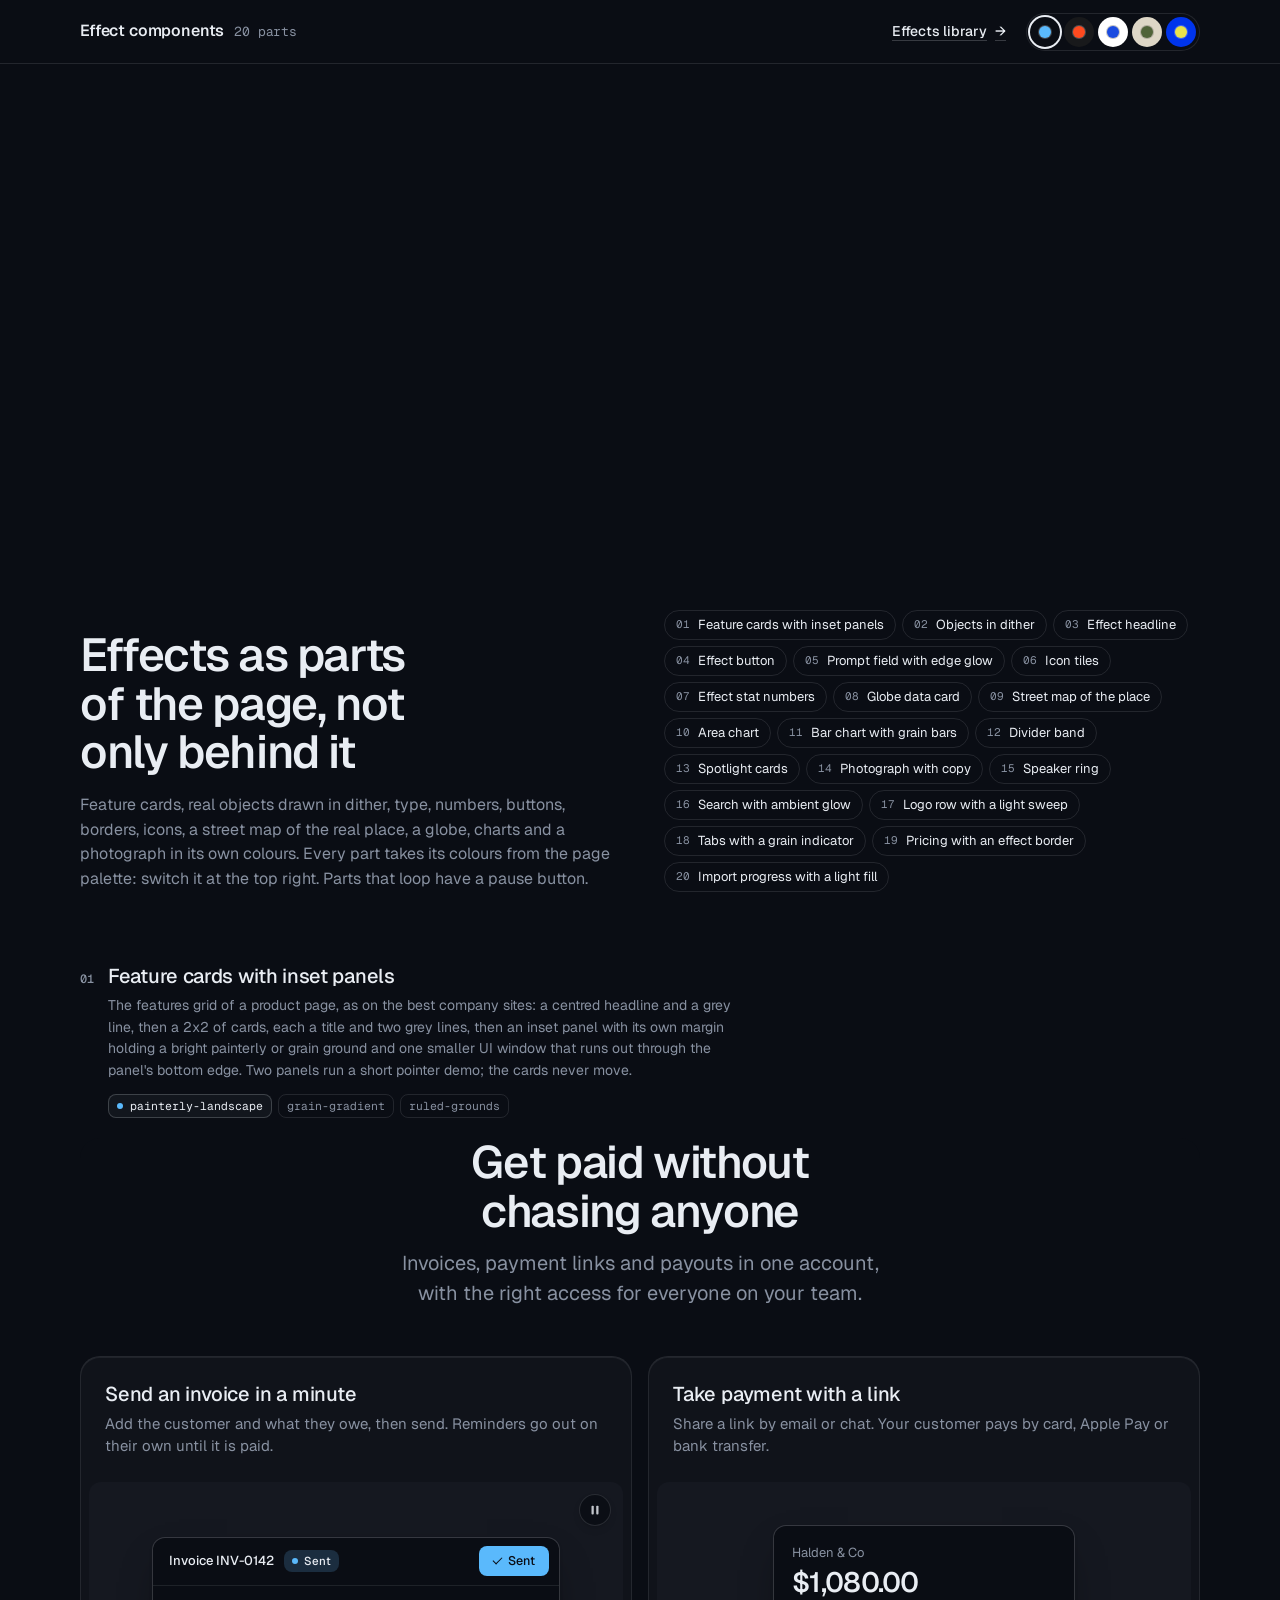
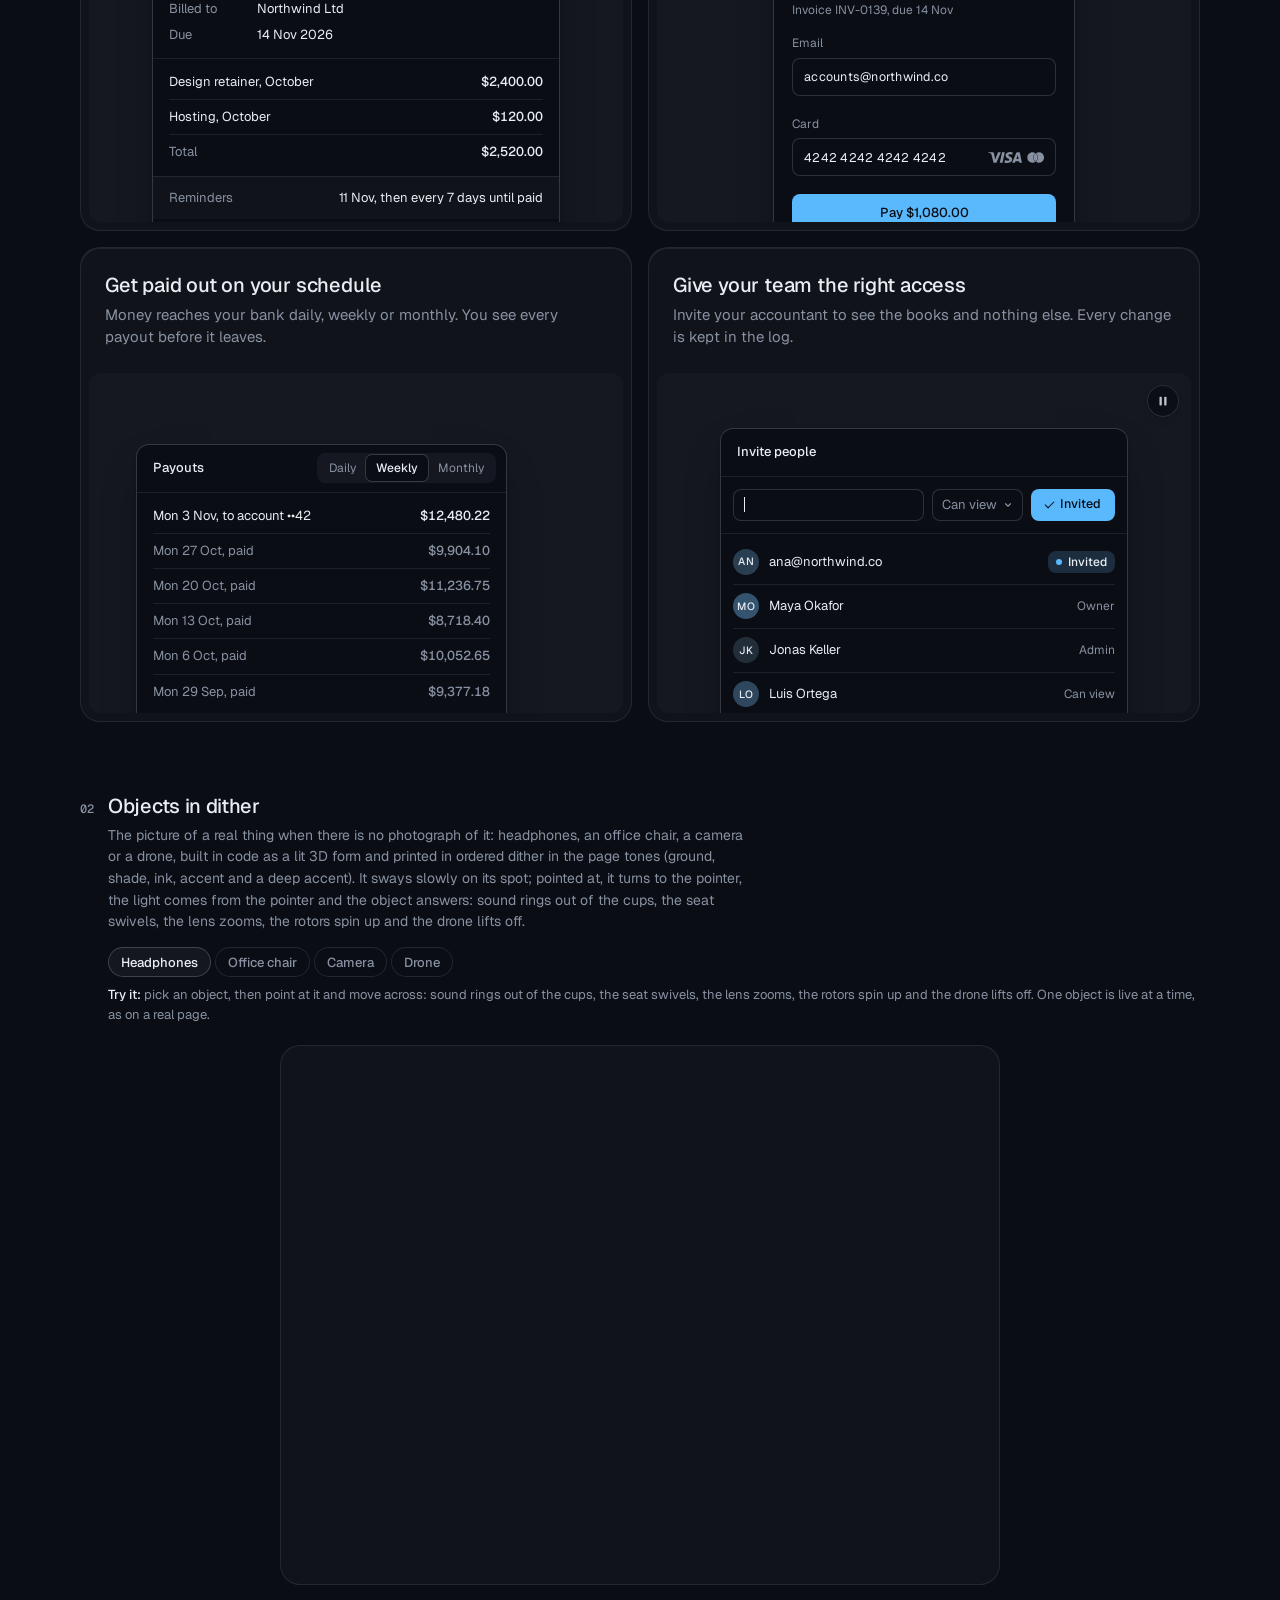
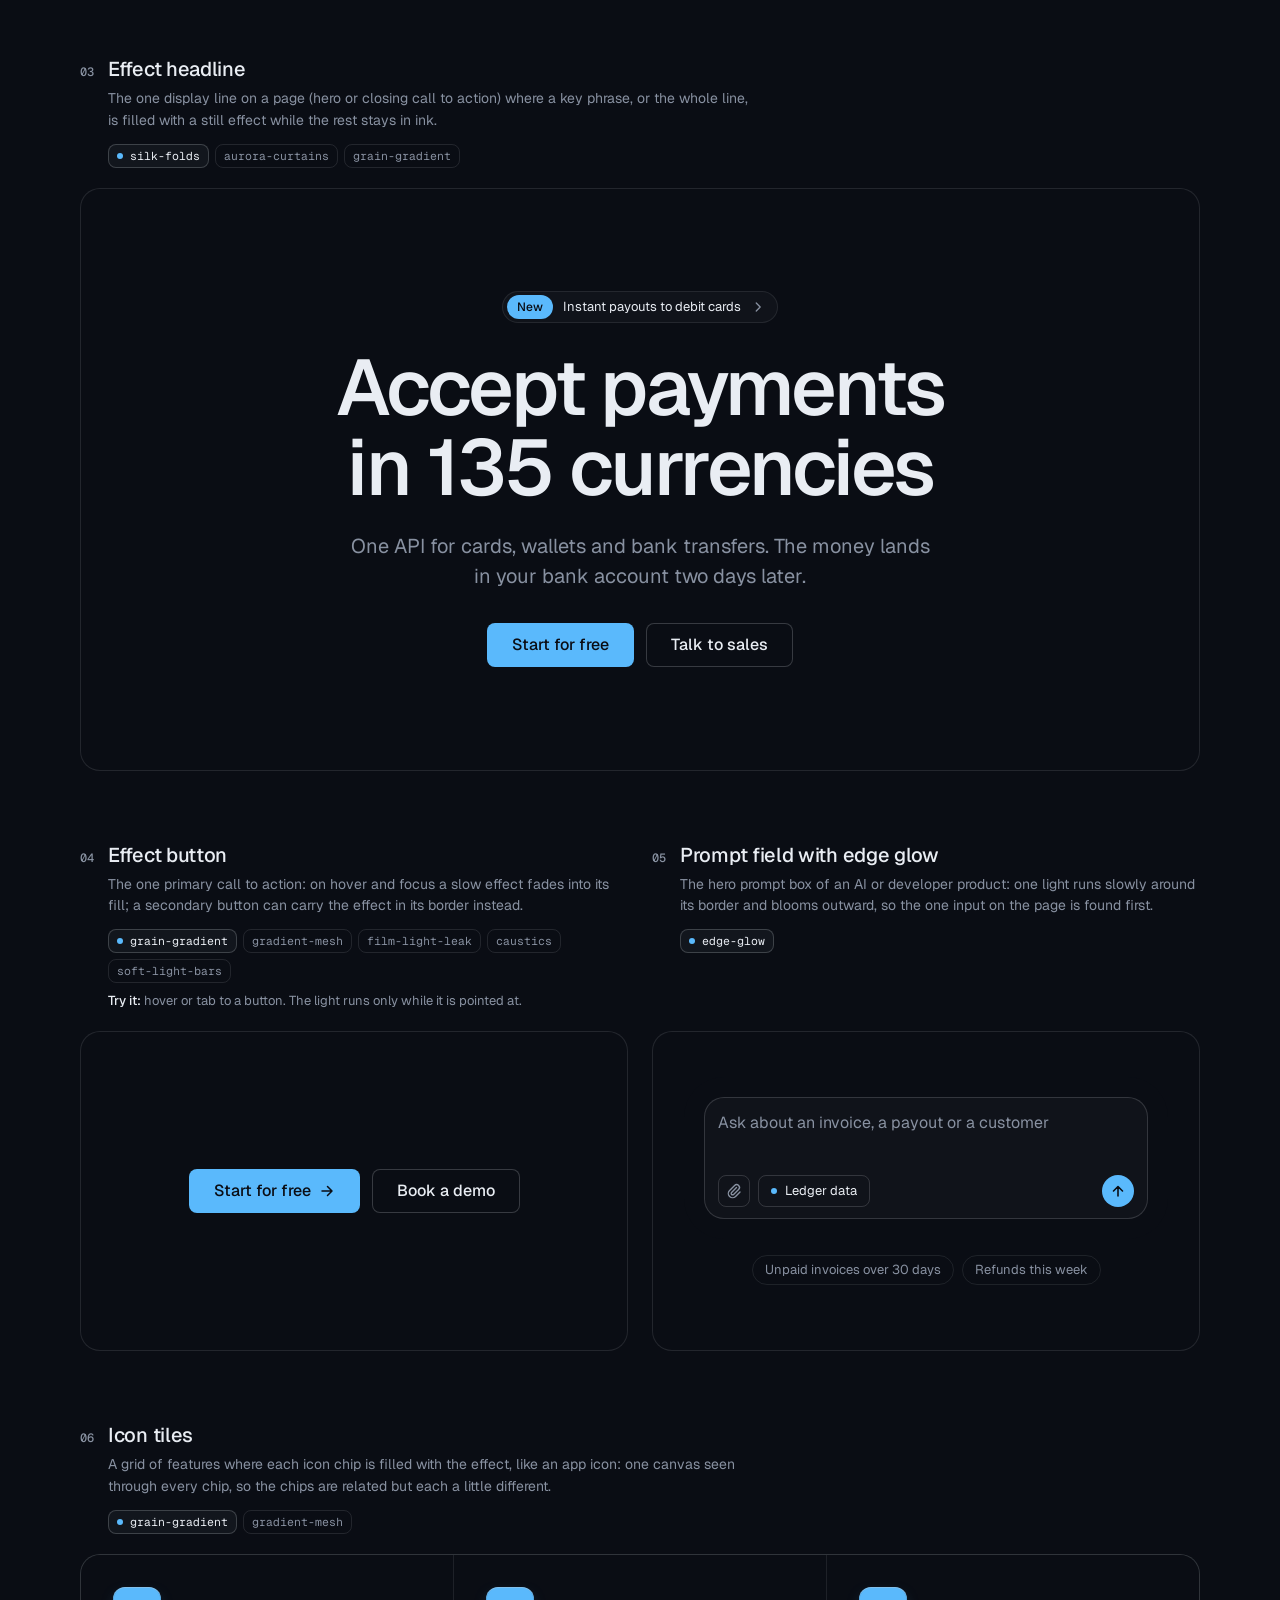
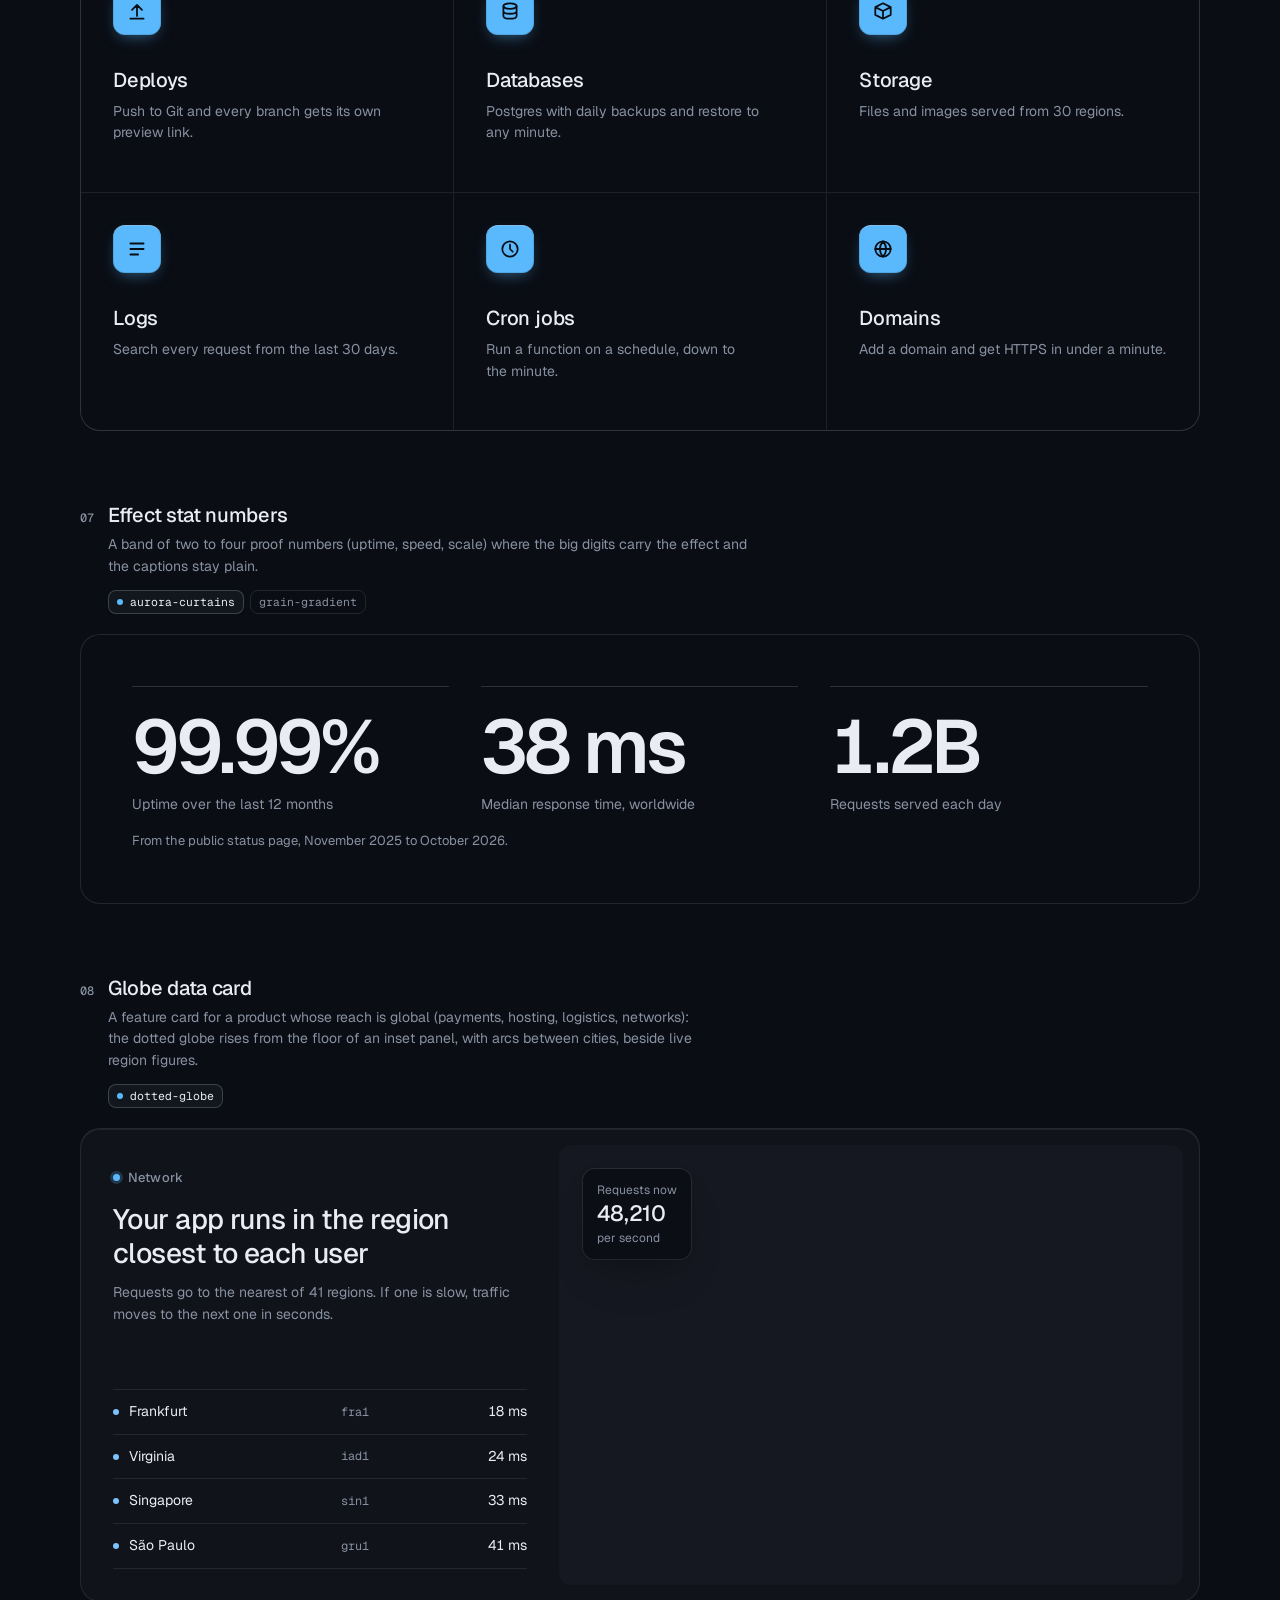
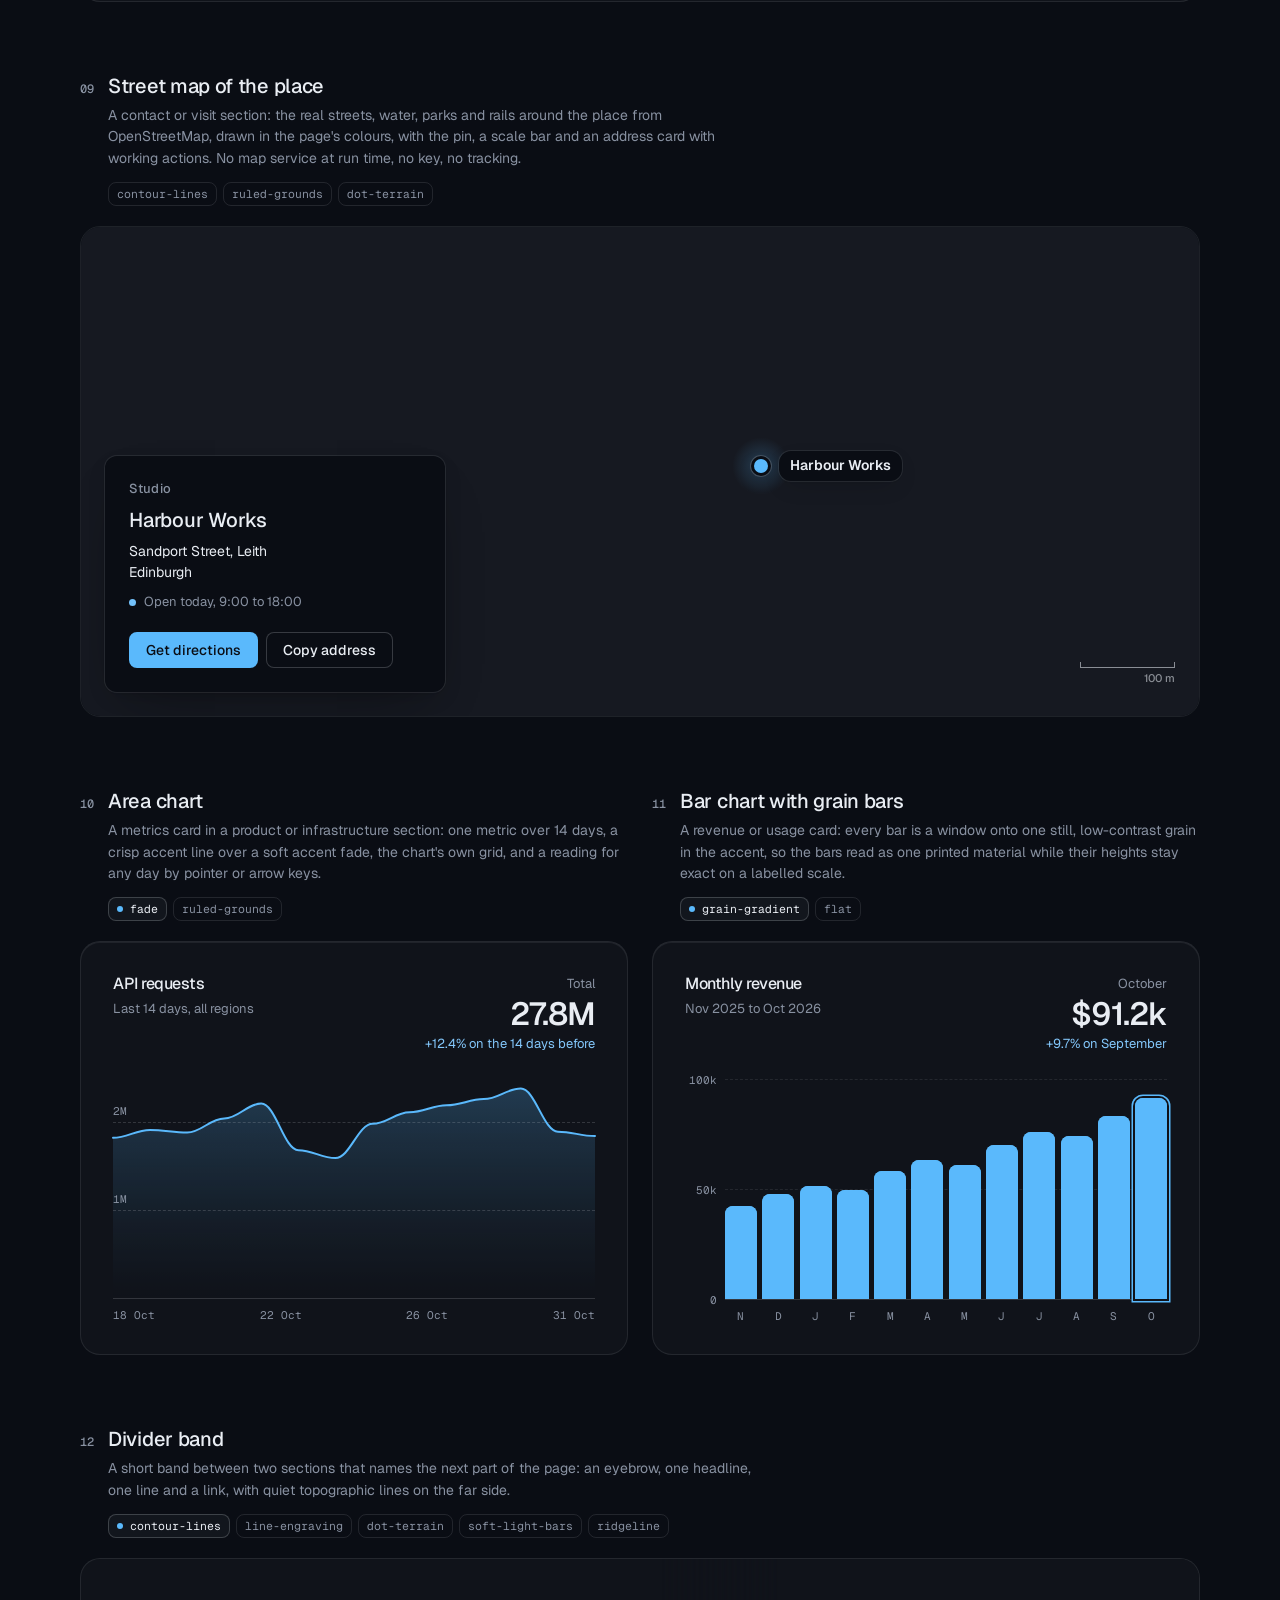
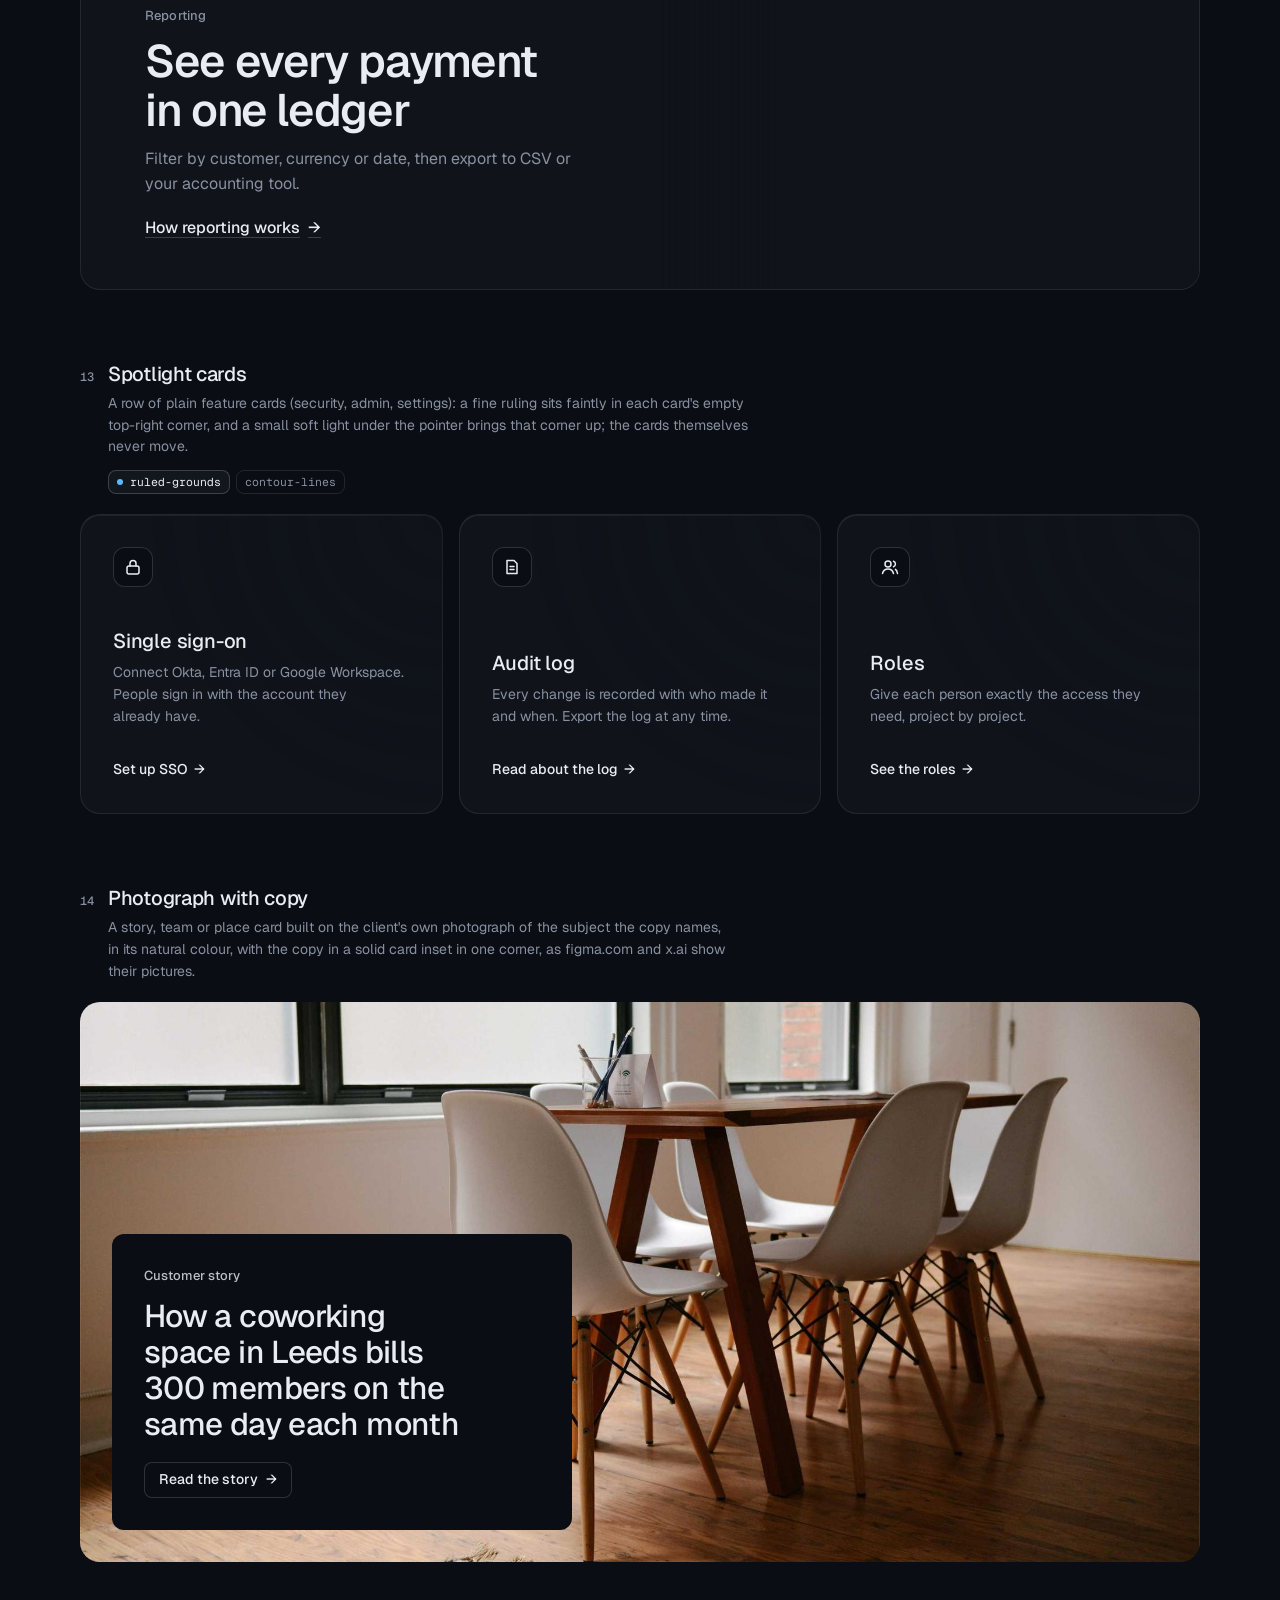
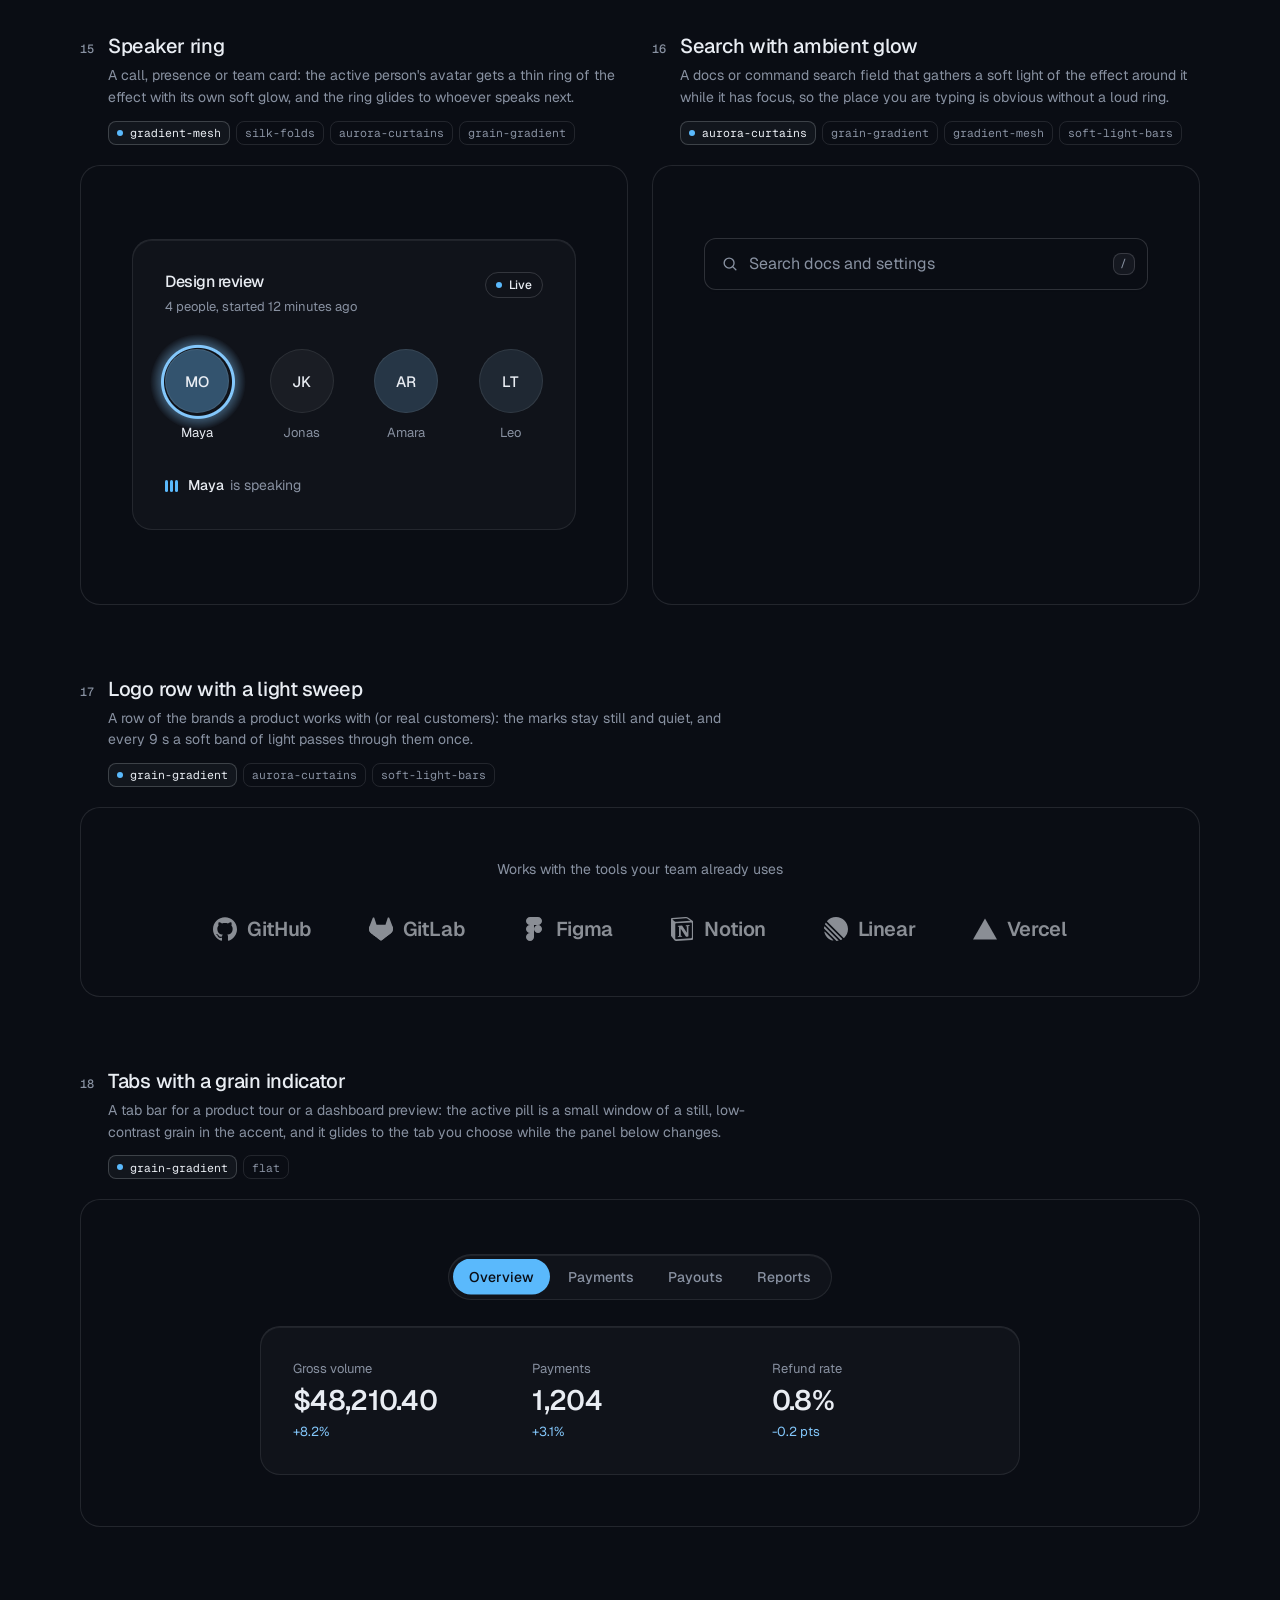
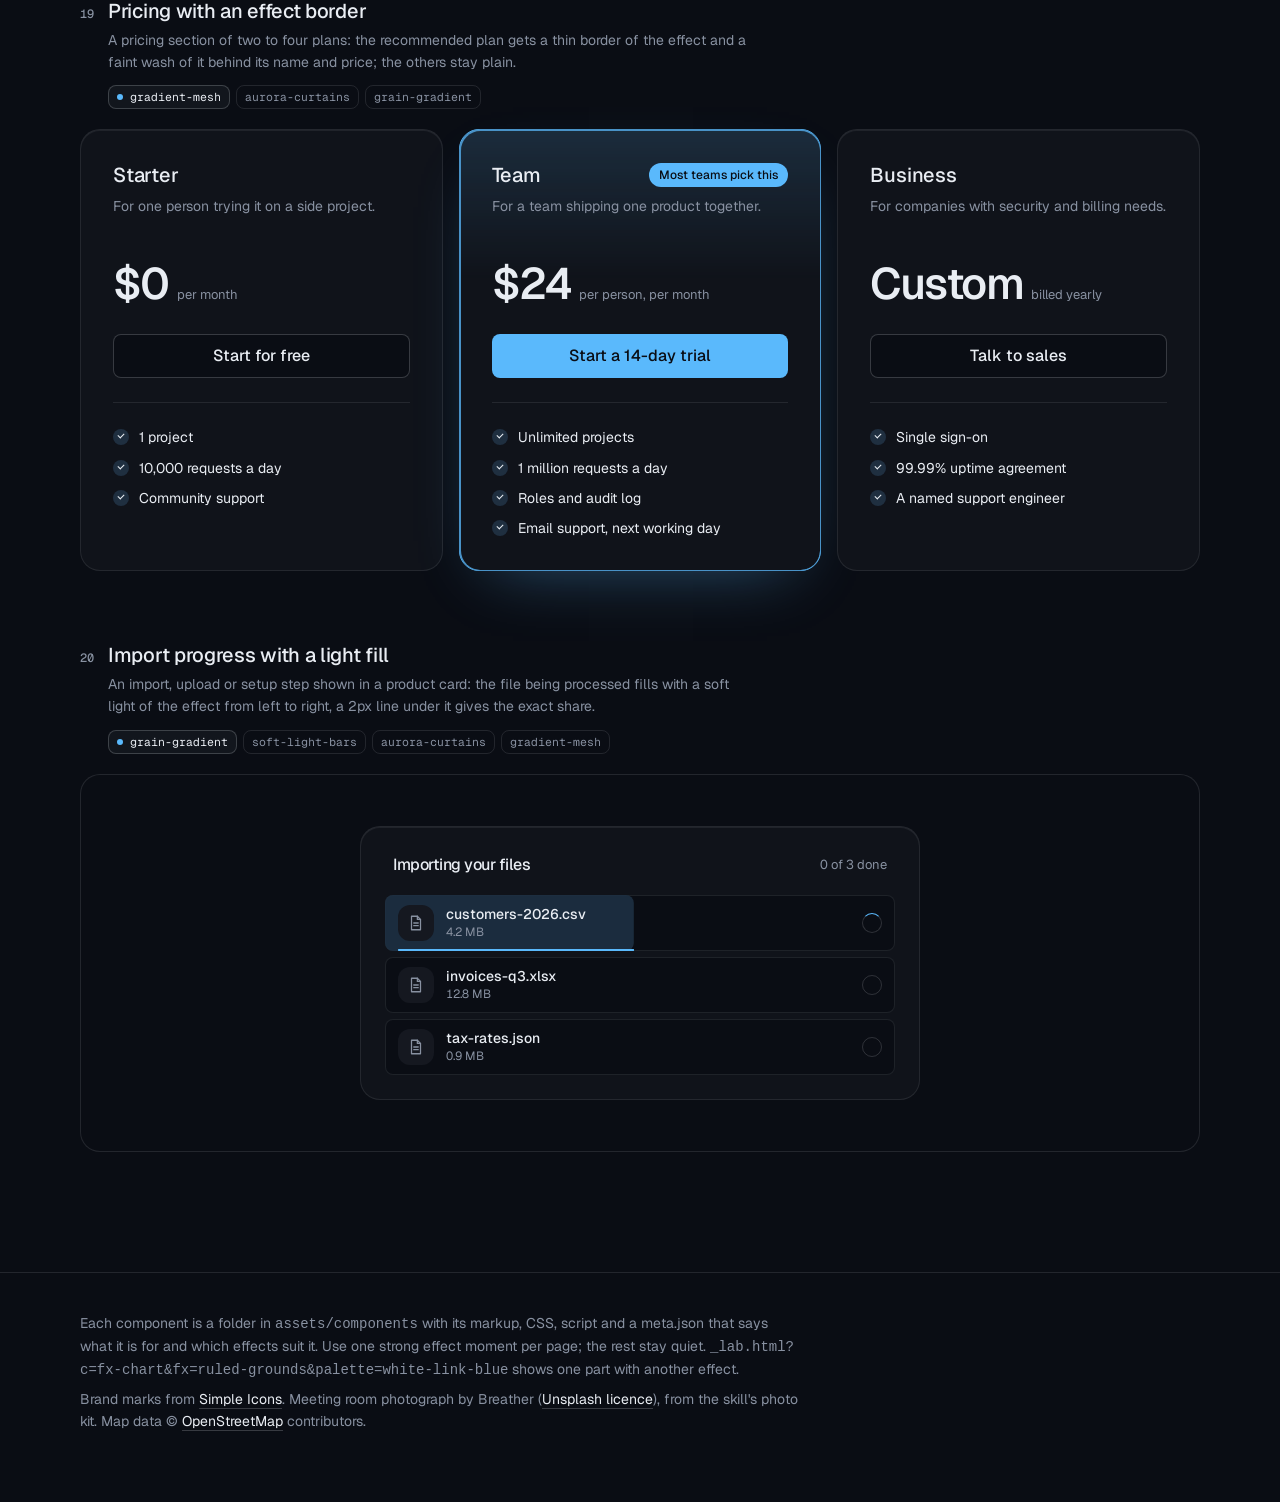
<file: .claude/skills/design-taste-frontend/assets/components/index.html>
<!doctype html>
<html lang="en" data-radius="soft">
<head>
<script>window.__tpGlMax = 16;   /* a gallery shows many live effects at once; a page of a site keeps the default 4 (fx.js) */</script>
<meta charset="utf-8">
<meta name="viewport" content="width=device-width, initial-scale=1">
<title>Effect components</title>
<link rel="preconnect" href="https://fonts.googleapis.com">
<link rel="preconnect" href="https://fonts.gstatic.com" crossorigin>
<link href="https://fonts.googleapis.com/css2?family=Geist:wght@100..900&family=Geist+Mono:wght@400..600&display=swap" rel="stylesheet">
<link rel="stylesheet" href="../system.css">
<link rel="stylesheet" href="./base.css">
<style>
  :root {
    --font-display: "Geist", system-ui, sans-serif;
    --font-text: "Geist", system-ui, sans-serif;
    --font-mono: "Geist Mono", ui-monospace, monospace;
    --display-weight: 560;
    --display-tracking: -0.03em;
    --container: 1200px;
  }
  body { min-height: 100vh; }
  .top {
    position: sticky; top: 0; z-index: 50; height: 64px; background: var(--bg);
    border-bottom: 1px solid var(--line);
  }
  .top .container { height: 100%; display: flex; align-items: center; justify-content: space-between; gap: 16px; }
  .brand { display: flex; align-items: center; gap: 10px; font-weight: 560; letter-spacing: -0.01em; }
  .brand small { font: 400 13px/1 var(--font-mono); color: var(--muted); }
  .top nav { display: flex; align-items: center; gap: 20px; }
  .top nav a.link { font-size: 14px; }
  .swatches { display: flex; gap: 4px; padding: 3px; border: 1px solid var(--line); border-radius: 999px; background: var(--bg); }
  .swatches button {
    width: 30px; height: 30px; border-radius: 999px; border: 0; padding: 0; cursor: pointer; position: relative;
    background: var(--sw-bg);
  }
  .swatches button::after {
    content: ""; position: absolute; inset: 9px; border-radius: 999px; background: var(--sw-accent);
    box-shadow: 0 0 0 1px color-mix(in oklab, var(--sw-ink) 25%, transparent);
  }
  .swatches button[aria-pressed="true"] { box-shadow: 0 0 0 2px var(--ink); }
  .swatches button:focus-visible { outline-offset: 3px; }

  .intro { padding-block: 64px 40px; display: grid; grid-template-columns: minmax(0, 6fr) minmax(0, 6fr); gap: 48px; align-items: end; }
  .intro h1 { font-size: clamp(34px, 2.2vw + 18px, 52px); line-height: 1.05; max-width: 15ch; }
  .intro p { margin-top: 16px; color: var(--muted); font-size: var(--t-body); line-height: 1.55; max-width: 52ch; }
  .index { display: flex; flex-wrap: wrap; gap: 6px; justify-content: flex-start; }
  @media (max-width: 1023px) { .intro { grid-template-columns: minmax(0, 1fr); gap: 28px; } }
  .index a {
    display: inline-flex; align-items: center; gap: 8px; height: 30px; padding: 0 11px; border-radius: 999px;
    border: 1px solid var(--line); font-size: 13px; color: var(--ink);
    transition: border-color var(--dur) var(--ease), background-color var(--dur) var(--ease);
  }
  .index a span { font-family: var(--font-mono); font-size: 11px; color: var(--muted); }
  .index a:hover { border-color: var(--line-strong); background: color-mix(in oklab, var(--ink) 4%, var(--bg)); }

  /* every part spans two rows of the list (its notes, its stage) as a subgrid, so the two parts of a
     half-width pair share one notes height and one stage height: their stages start and end level */
  .list { display: grid; grid-template-columns: repeat(2, minmax(0, 1fr)); column-gap: 24px; row-gap: 0; padding-bottom: 120px; }
  .sc { grid-column: 1 / -1; grid-row: span 2; display: grid; grid-template-rows: subgrid; row-gap: 20px; min-width: 0; scroll-margin-top: 88px; padding-top: 72px; }
  .sc:first-child { padding-top: 0; }
  .sc.is-half { grid-column: auto; }
  .sc.is-half .sc__stage:not(.is-center) { display: grid; }
  .sc__meta { display: grid; grid-template-columns: auto 1fr; column-gap: 14px; row-gap: 6px; align-items: baseline; align-content: start; }
  .sc__note { grid-column: 2; margin: 2px 0 0; font-size: 13px; color: var(--muted); }
  .sc__note::before { content: "Try it: "; color: var(--ink); font-weight: 500; }
  .sc__no { font: 500 12px/1 var(--font-mono); color: var(--muted); padding-top: 2px; }
  .sc__name { font: 500 20px/1.25 var(--font-text); letter-spacing: -0.015em; margin: 0; }
  .sc__for { grid-column: 2; color: var(--muted); font-size: 14px; line-height: 1.55; max-width: 72ch; margin: 0; }
  .sc__fx { grid-column: 2; display: flex; flex-wrap: wrap; gap: 6px; margin-top: 6px; }
  .sc__fx li {
    font: 400 11.5px/1 var(--font-mono); color: var(--muted); height: 24px; display: inline-flex; align-items: center;
    padding: 0 8px; border-radius: var(--r-sm); border: 1px solid var(--line);
  }
  .sc__fx li.is-on { color: var(--ink); border-color: var(--line-strong); background: color-mix(in oklab, var(--ink) 5%, var(--bg)); }
  .sc__fx li.is-on::before { content: ""; width: 6px; height: 6px; border-radius: 99px; background: var(--accent); margin-right: 7px; }
  .sc__stage {
    position: relative; min-width: 0; border: 1px solid var(--line); border-radius: var(--r-lg);
    padding: clamp(20px, 4vw, 56px); background: var(--bg);
  }
  .sc__stage.is-tall { padding-block: clamp(56px, 8vw, 120px); }
  .sc__stage.is-flush { padding: 0; border: 0; }
  .sc__stage.is-center { display: grid; place-items: center; min-height: 320px; }
  /* one object, at a size a page would give it */
  #fx-dither-object .sc__stage { display: grid; justify-items: center; }
  #fx-dither-object .cx-obj { width: min(100%, 720px); }
  .sc__pick { grid-column: 2; display: flex; flex-wrap: wrap; gap: 4px; margin-top: 8px; }
  .sc__pick button {
    height: 30px; padding: 0 12px; border-radius: 999px; border: 1px solid var(--line); background: var(--bg);
    font: 500 13px/1 var(--font-text); color: var(--muted); cursor: pointer;
  }
  .sc__pick button:hover { color: var(--ink); border-color: var(--line-strong); }
  .sc__pick button[aria-pressed="true"] { color: var(--ink); border-color: var(--line-strong); background: color-mix(in oklab, var(--ink) 6%, var(--bg)); }
  /* the search list opens below its field: leave it room inside the frame */
  #fx-search .sc__stage { min-height: 440px; place-items: start center; padding-top: 72px; }
  .sc__stage:empty::after { content: "Loading"; color: var(--muted); font-size: 13px; }

  .foot { border-top: 1px solid var(--line); padding: 40px 0 64px; color: var(--muted); font-size: 14px; }
  .foot p { max-width: 80ch; margin: 0 0 8px; }
  .foot a { color: var(--ink); text-decoration: underline; text-decoration-color: var(--line-strong); text-underline-offset: 4px; }

  @media (max-width: 899px) {
    .list { grid-template-columns: minmax(0, 1fr); }
    .sc.is-half { grid-column: 1 / -1; }
    .top nav a.link { display: none; }
  }
  @media (max-width: 639px) {
    .intro { padding-block: 48px 32px; }
    .sc { padding-top: 48px; }
    .sc__meta { grid-template-columns: 1fr; }
    .sc__no { display: none; }
    .sc__for, .sc__fx, .sc__note, .sc__pick { grid-column: 1; }
    .sc__stage.is-center { min-height: 240px; }
    .brand small { display: none; }
  }
</style>
</head>
<body>
<header class="top">
  <div class="container">
    <div class="brand">Effect components <small id="count"></small></div>
    <nav aria-label="Palette and links">
      <a class="link" href="../effects/gallery.html">Effects library</a>
      <div class="swatches" id="swatches" role="group" aria-label="Page palette"></div>
    </nav>
  </div>
</header>

<main>
  <section class="intro container">
    <div>
      <h1>Effects as parts of the page, not only behind it</h1>
      <p id="lede">Feature cards, real objects drawn in dither, type, numbers, buttons, borders, icons, a street map of the real place, a globe, charts and a photograph in its own colours. Every part takes its colours from the page palette: switch it at the top right. Parts that loop have a pause button.</p>
    </div>
    <nav class="index" id="index" aria-label="Components"></nav>
  </section>
  <div class="container list" id="list"></div>
</main>

<footer class="foot">
  <div class="container">
    <p>Each component is a folder in <code>assets/components</code> with its markup, CSS, script and a meta.json that says what it is for and which effects suit it. Use one strong effect moment per page; the rest stay quiet. <code>_lab.html?c=fx-chart&amp;fx=ruled-grounds&amp;palette=white-link-blue</code> shows one part with another effect.</p>
    <p>Brand marks from <a href="https://simpleicons.org/">Simple Icons</a>. Meeting room photograph by Breather (<a href="https://unsplash.com/photos/DEdM9Vs6s8w">Unsplash licence</a>), from the skill's photo kit. Map data © <a href="https://www.openstreetmap.org/copyright">OpenStreetMap</a> contributors.</p>
  </div>
</footer>

<script type="module">
  import fx from '../effects/fx.js';

  // component id, layout and stage style, in page order
  const COMPONENTS = [
    { id: 'fx-feature-card', stage: 'is-flush' },
    { id: 'fx-dither-object', stage: 'is-flush', note: 'pick an object, then point at it and move across: sound rings out of the cups, the seat swivels, the lens zooms, the rotors spin up and the drone lifts off. One object is live at a time, as on a real page.' },
    { id: 'fx-headline', stage: 'is-tall' },
    { id: 'fx-button', half: true, stage: 'is-center', note: 'hover or tab to a button. The light runs only while it is pointed at.' },
    { id: 'fx-prompt', half: true, stage: 'is-center' },
    { id: 'fx-icon-tiles', stage: 'is-flush' },
    { id: 'fx-stat' },
    { id: 'fx-globe', stage: 'is-flush' },
    { id: 'fx-map', stage: 'is-flush' },
    { id: 'fx-chart', half: true, stage: 'is-flush' },
    { id: 'fx-bars', half: true, stage: 'is-flush' },
    { id: 'fx-band', stage: 'is-flush' },
    { id: 'fx-spotlight', stage: 'is-flush' },
    { id: 'fx-photo', stage: 'is-flush' },
    { id: 'fx-avatar', half: true, stage: 'is-center' },
    { id: 'fx-search', half: true, stage: 'is-center' },
    { id: 'fx-logos' },
    { id: 'fx-tabs' },
    { id: 'fx-pricing', stage: 'is-flush' },
    { id: 'fx-progress', stage: 'is-center' },
  ];

  const PALETTES = [
    { id: 'blue-black-cornflower', name: 'Night, cornflower', bg: '#0a0d14', surface: '#131824', ink: '#e9edf3', muted: '#8891a1', accent: '#5ab9fc', accentInk: '#0a0d14' },
    { id: 'graphite-safety-orange', name: 'Graphite, orange', bg: '#18191b', surface: '#222427', ink: '#eff0f1', muted: '#9c9ea3', accent: '#ff4a1f', accentInk: '#18191b' },
    { id: 'white-link-blue', name: 'White, blue', bg: '#ffffff', surface: '#f4f4f4', ink: '#111111', muted: '#6b6b6b', accent: '#1a4be0', accentInk: '#ffffff' },
    { id: 'moss-sand', name: 'Sand, moss', bg: '#ddd6c6', surface: '#d2cab8', ink: '#2a2a26', muted: '#59574e', accent: '#4f6238', accentInk: '#ffffff' },
    { id: 'cobalt-field', name: 'Cobalt field', bg: '#0034eb', surface: '#002fd6', ink: '#ffffff', muted: '#dfe4f2', accent: '#e9e34a', accentInk: '#111111' },
  ];

  const q = new URLSearchParams(location.search);
  if (q.has('time')) fx.setClock(+q.get('time'));
  if (q.has('fallback')) fx.config.forceFallback = true;
  const only = q.get('only') ? q.get('only').split(',') : null;
  const list = document.getElementById('list');
  const index = document.getElementById('index');
  const swatches = document.getElementById('swatches');

  /*
    The budget: a laptop's integrated GPU shares its memory with everything else, so this page never
    holds more than 4 live WebGL contexts. A part is started when it comes near the viewport and
    destroyed when it leaves it; still parts draw once and free their context; fx.js frees any idle
    off-screen context past 4. liveGL() counts the contexts that are open right now.
  */
  fx.config.maxLive = 4;
  const contexts = new Set();
  let peakGL = 0;
  const getContext = HTMLCanvasElement.prototype.getContext;
  HTMLCanvasElement.prototype.getContext = function (type, ...rest) {
    const c = getContext.call(this, type, ...rest);
    if (c && /webgl/i.test(type) && !contexts.has(c)) { contexts.add(c); peakGL = Math.max(peakGL, liveGL()); }
    return c;
  };
  function liveGL() {
    for (const c of contexts) if (c.isContextLost()) contexts.delete(c);
    return contexts.size;
  }

  // the dither object: one live at a time, switched here (a real page shows one object)
  const OBJECTS = {
    headphones: ['Headphones', 'Over-ear, wireless'],
    chair: ['Office chair', 'Swivel seat on five castors'],
    camera: ['Camera', 'Mirrorless, with a zoom lens'],
    drone: ['Drone', 'Four rotors and a camera'],
  };
  let object = OBJECTS[q.get('object')] ? q.get('object') : 'headphones';
  // print (ordered dither, the default) or studio (a smooth shaded render: no picker until it is anti-aliased; ?render=studio)
  let render = q.get('render') === 'studio' ? 'studio' : 'print';

  function applyPalette(p) {
    const c = fx.color;
    const action = c.contrast(p.accent, p.bg) >= 2.2 ? p.accent : p.ink;
    const actionInk = action === p.accent ? p.accentInk : p.bg;
    const s = document.documentElement.style;
    const set = (k, v) => s.setProperty(k, v);
    set('--p-bg', p.bg); set('--p-surface', p.surface); set('--p-ink', p.ink); set('--p-muted', p.muted);
    set('--p-accent', p.accent); set('--p-accent-ink', p.accentInk); set('--p-action', action); set('--p-action-ink', actionInk);
    document.documentElement.style.colorScheme = c.isDark(p.bg) ? 'dark' : 'light';
    for (const b of swatches.children) b.setAttribute('aria-pressed', String(b.dataset.id === p.id));
  }

  async function load(entry) {
    const base = `./${entry.id}/`;
    const [meta, html, mod] = await Promise.all([
      fetch(base + 'meta.json').then(r => (r.ok ? r.json() : null)),
      fetch(base + 'component.html').then(r => (r.ok ? r.text() : null)),
      import(base + 'component.js').catch(err => { console.warn(entry.id, err); return null; }),
    ]).catch(() => [null, null, null]);
    if (!meta || !html || !mod) return null;
    const link = document.createElement('link');
    link.rel = 'stylesheet';
    link.href = base + 'component.css';
    document.head.append(link);
    await new Promise(r => { link.onload = link.onerror = r; });
    return { ...entry, meta, html, mod };
  }

  function section(e, n) {
    const s = document.createElement('section');
    s.className = 'sc' + (e.half ? ' is-half' : '');
    s.id = e.id;
    const fxList = (e.meta.effects || []).map(id => `<li class="${id === e.meta.default ? 'is-on' : ''}">${id}</li>`).join('');
    const pick = e.id === 'fx-dither-object'
      ? `<div class="sc__pick" role="group" aria-label="Object">${Object.keys(OBJECTS).map(k => `<button type="button" data-object="${k}" aria-pressed="${k === object}">${OBJECTS[k][0]}</button>`).join('')}</div>`
      : '';
    s.innerHTML = `
      <div class="sc__meta">
        <span class="sc__no">${String(n).padStart(2, '0')}</span>
        <h2 class="sc__name">${e.meta.name}</h2>
        <p class="sc__for">${e.meta.for}</p>
        ${fxList ? `<ul class="sc__fx" aria-label="Effects that suit it">${fxList}</ul>` : ''}
        ${pick}
        ${e.note ? `<p class="sc__note">${e.note}</p>` : ''}
      </div>
      <div class="sc__stage ${e.stage || ''}"></div>`;
    return s;
  }

  // the markup is placed at once (the page keeps its full height); the scripts run only near the viewport
  function markup(e) {
    const stage = e.section.querySelector('.sc__stage');
    stage.innerHTML = e.html;
    if (e.id === 'fx-dither-object') {
      const fig = stage.querySelector('.cx-obj');
      fig.dataset.cxObject = object;
      if (render === 'studio') fig.dataset.cxRender = 'studio'; else delete fig.dataset.cxRender;
      fig.querySelector('.cx-obj__stage').removeAttribute('aria-label');
    }
    return stage;
  }
  function start(e) {
    if (e.ctrl) return;
    const stage = markup(e);
    try { e.ctrl = e.mod.default(stage.firstElementChild || stage) || { destroy() {} }; } catch (err) { console.error(e.id, err); e.ctrl = { destroy() {} }; }
  }
  function stop(e) {
    if (!e.ctrl) return;
    try { e.ctrl.destroy?.(); } catch (err) { console.warn(e.id, err); }
    fx.unmountAll(e.section);
    e.ctrl = null;
  }

  function setPalette(p, entries) {
    entries.forEach(stop);
    applyPalette(p);
    try { localStorage.setItem('cx-palette', p.id); } catch (_) {}
    requestAnimationFrame(() => entries.forEach(e => (e.near ? start(e) : markup(e))));
  }

  let saved = null;
  try { saved = localStorage.getItem('cx-palette'); } catch (_) {}
  const first = PALETTES.find(p => p.id === q.get('palette')) || PALETTES.find(p => p.id === saved) || PALETTES[0];
  for (const p of PALETTES) {
    const b = document.createElement('button');
    b.type = 'button';
    b.dataset.id = p.id;
    b.title = p.name;
    b.setAttribute('aria-label', p.name);
    b.style.setProperty('--sw-bg', p.bg);
    b.style.setProperty('--sw-accent', p.accent);
    b.style.setProperty('--sw-ink', p.ink);
    swatches.append(b);
  }
  applyPalette(first);

  const wanted = COMPONENTS.filter(c => !only || only.includes(c.id));
  const entries = (await Promise.all(wanted.map(load))).filter(Boolean);
  document.getElementById('count').textContent = `${entries.length} parts`;
  entries.forEach((e, i) => {
    e.section = section(e, i + 1);
    list.append(e.section);
    markup(e);
    const a = document.createElement('a');
    a.href = '#' + e.id;
    a.innerHTML = `<span>${String(i + 1).padStart(2, '0')}</span>${e.meta.name}`;
    index.append(a);
  });
  await document.fonts.ready;
  const near = new IntersectionObserver(seen => {
    for (const en of seen) {
      const e = entries.find(x => x.section === en.target);
      if (!e) continue;
      e.near = en.isIntersecting;
      if (e.near) start(e); else stop(e);
    }
  }, { rootMargin: '10% 0px' });
  entries.forEach(e => near.observe(e.section));
  setTimeout(() => { document.documentElement.dataset.ready = '1'; }, 1500);

  swatches.addEventListener('click', ev => {
    const b = ev.target.closest('button');
    if (!b) return;
    const p = PALETTES.find(x => x.id === b.dataset.id);
    if (p) setPalette(p, entries);
  });
  list.addEventListener('click', ev => {
    const b = ev.target.closest('[data-object], [data-render]');
    if (!b || !(OBJECTS[b.dataset.object] || b.dataset.render)) return;
    if (b.dataset.render) render = b.dataset.render; else object = b.dataset.object;
    b.parentElement.querySelectorAll('button').forEach(x => x.setAttribute('aria-pressed', String(x === b)));
    const e = entries.find(x => x.id === 'fx-dither-object');
    stop(e);
    if (e.near) start(e); else markup(e);
  });
  window.__cx = {
    entries,
    setPalette: id => setPalette(PALETTES.find(p => p.id === id), entries),
    setObject: k => list.querySelector(`[data-object="${k}"]`)?.click(),
    gl: () => ({ live: liveGL(), peak: peakGL, started: entries.filter(e => e.ctrl).map(e => e.id) }),
  };
</script>

</body>
</html>
</file>
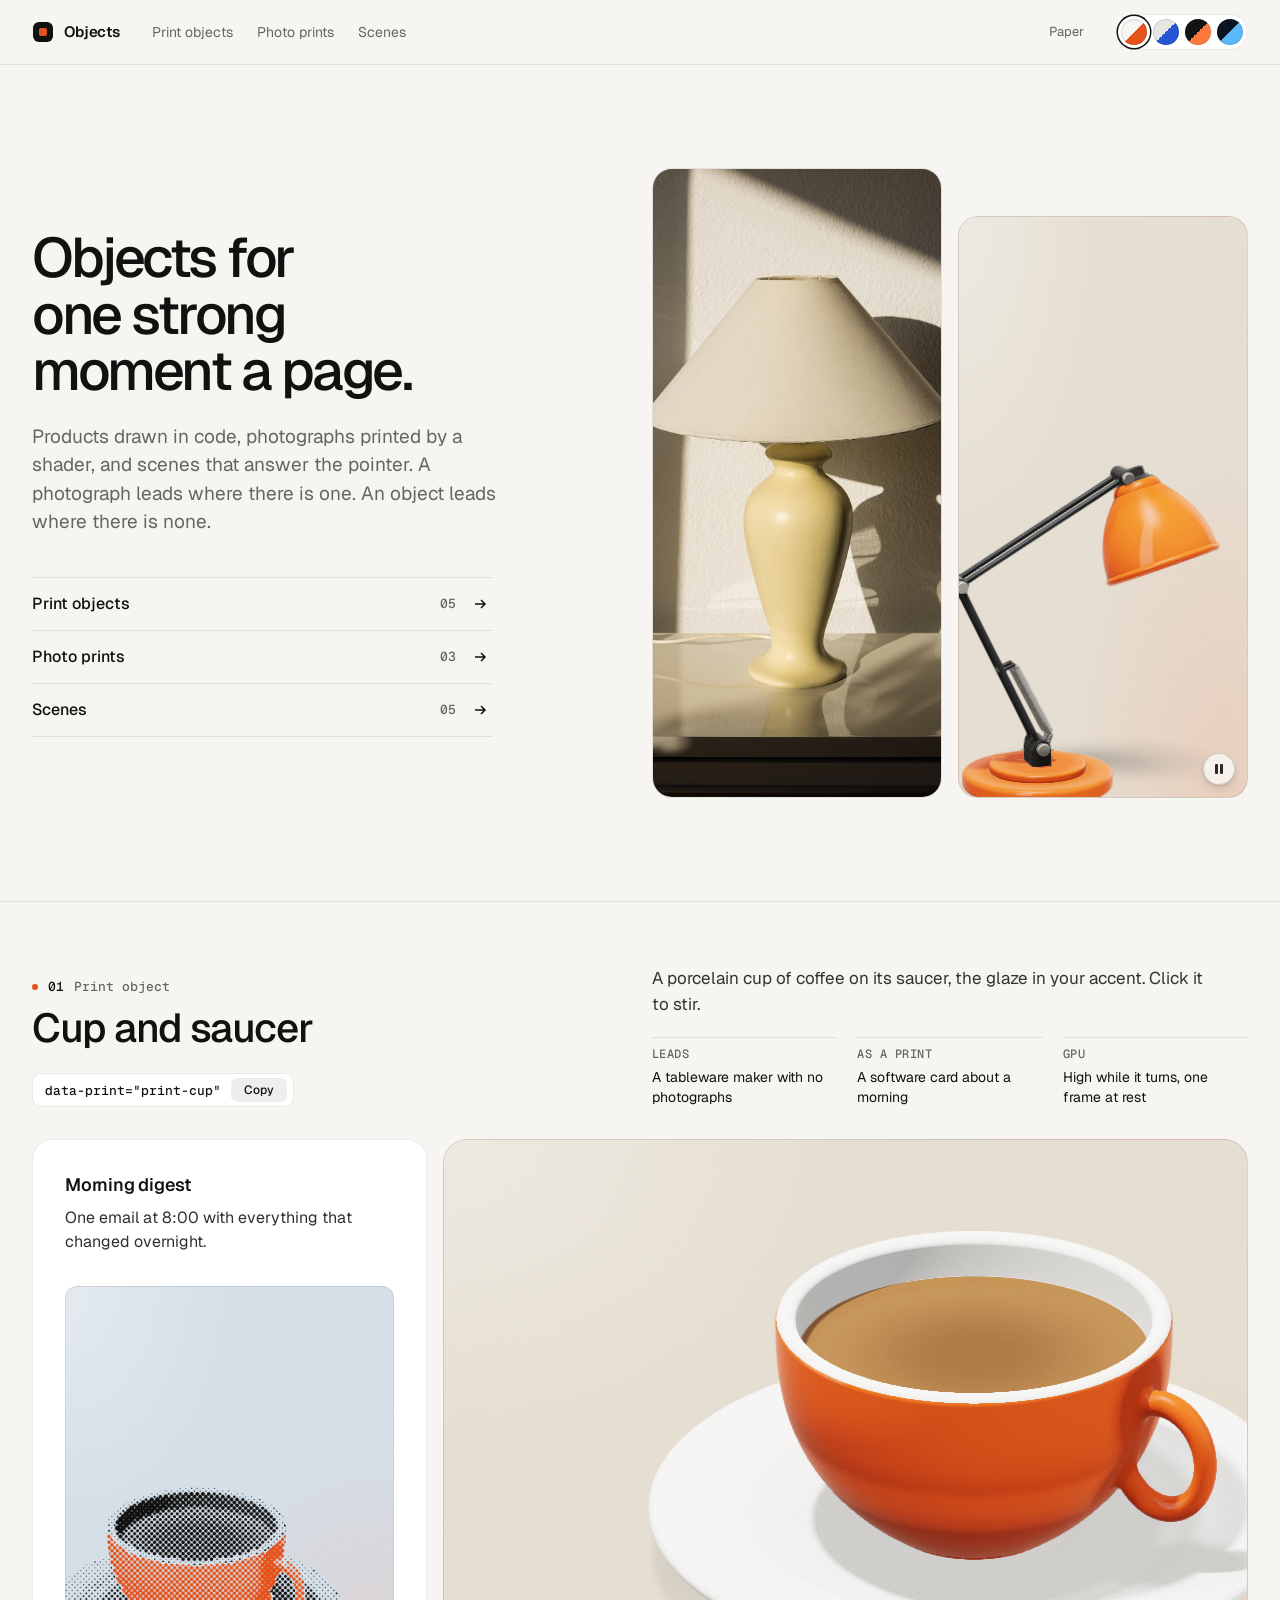
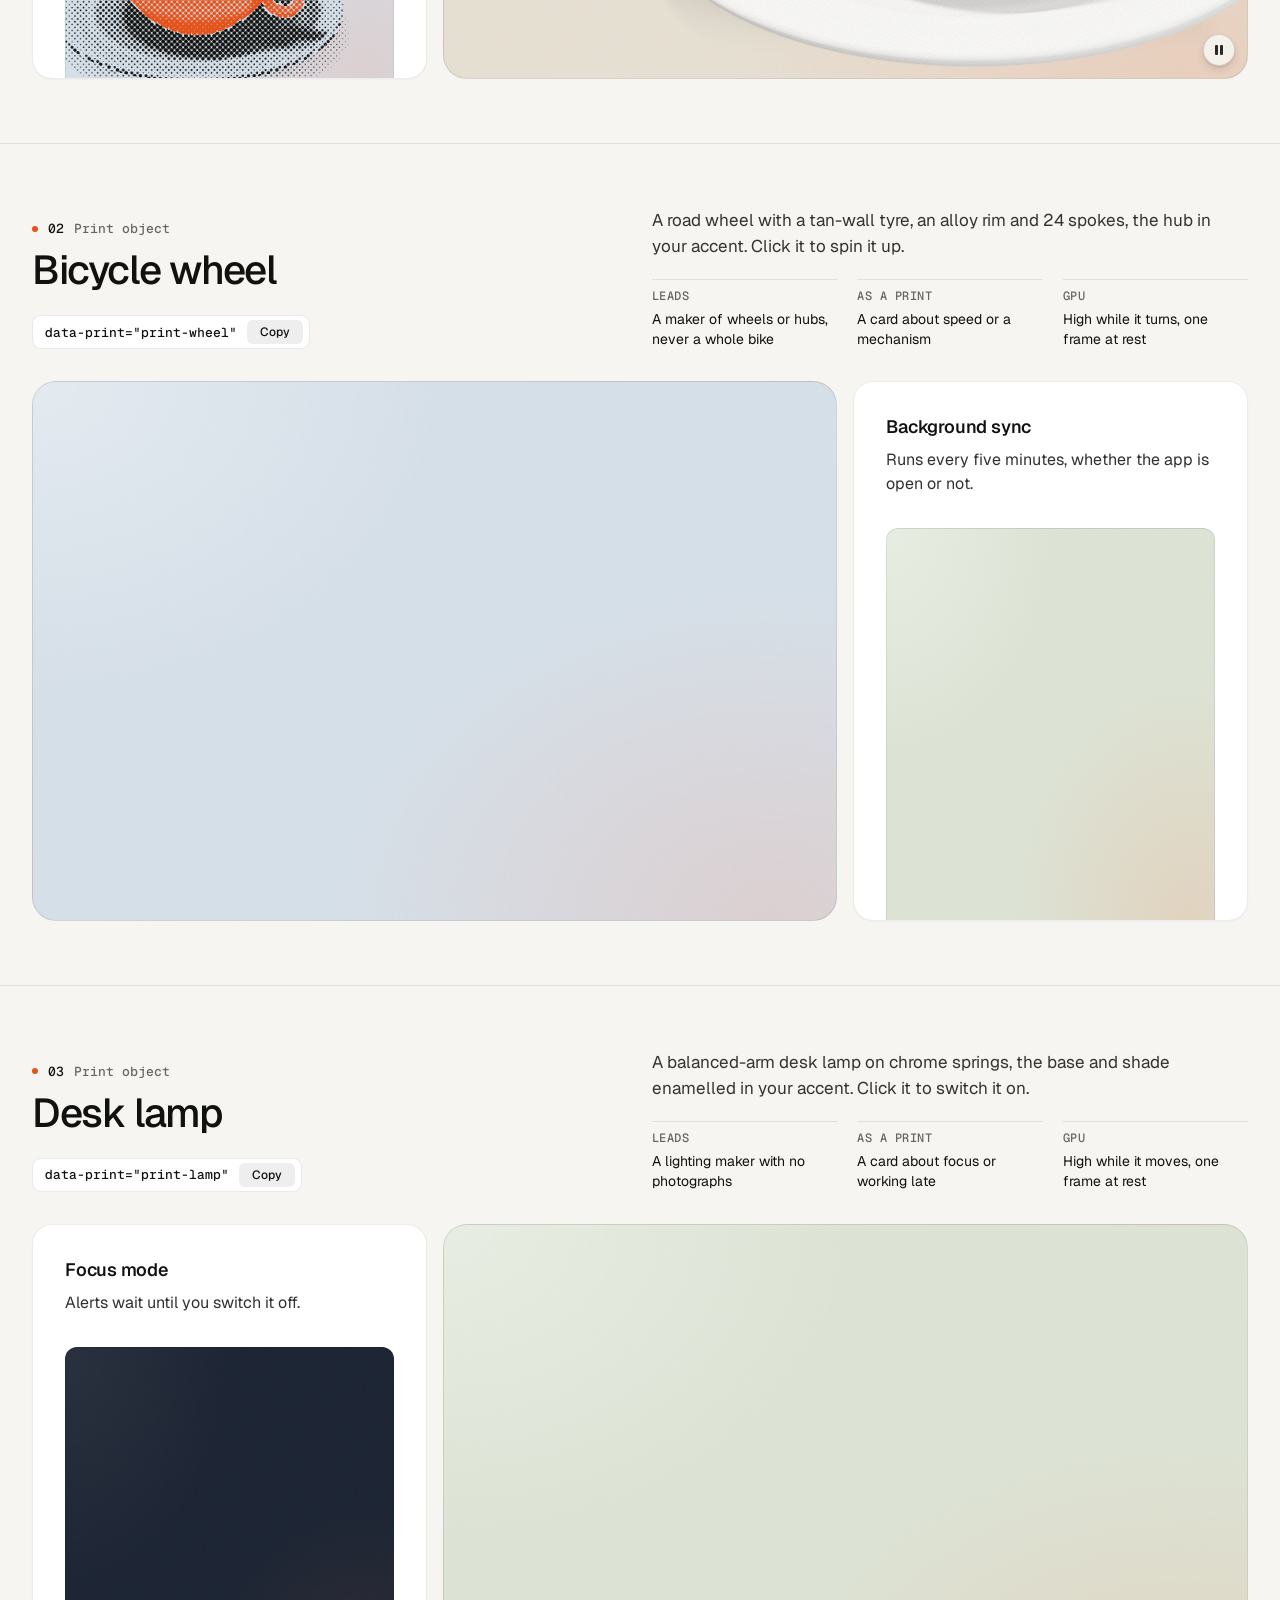
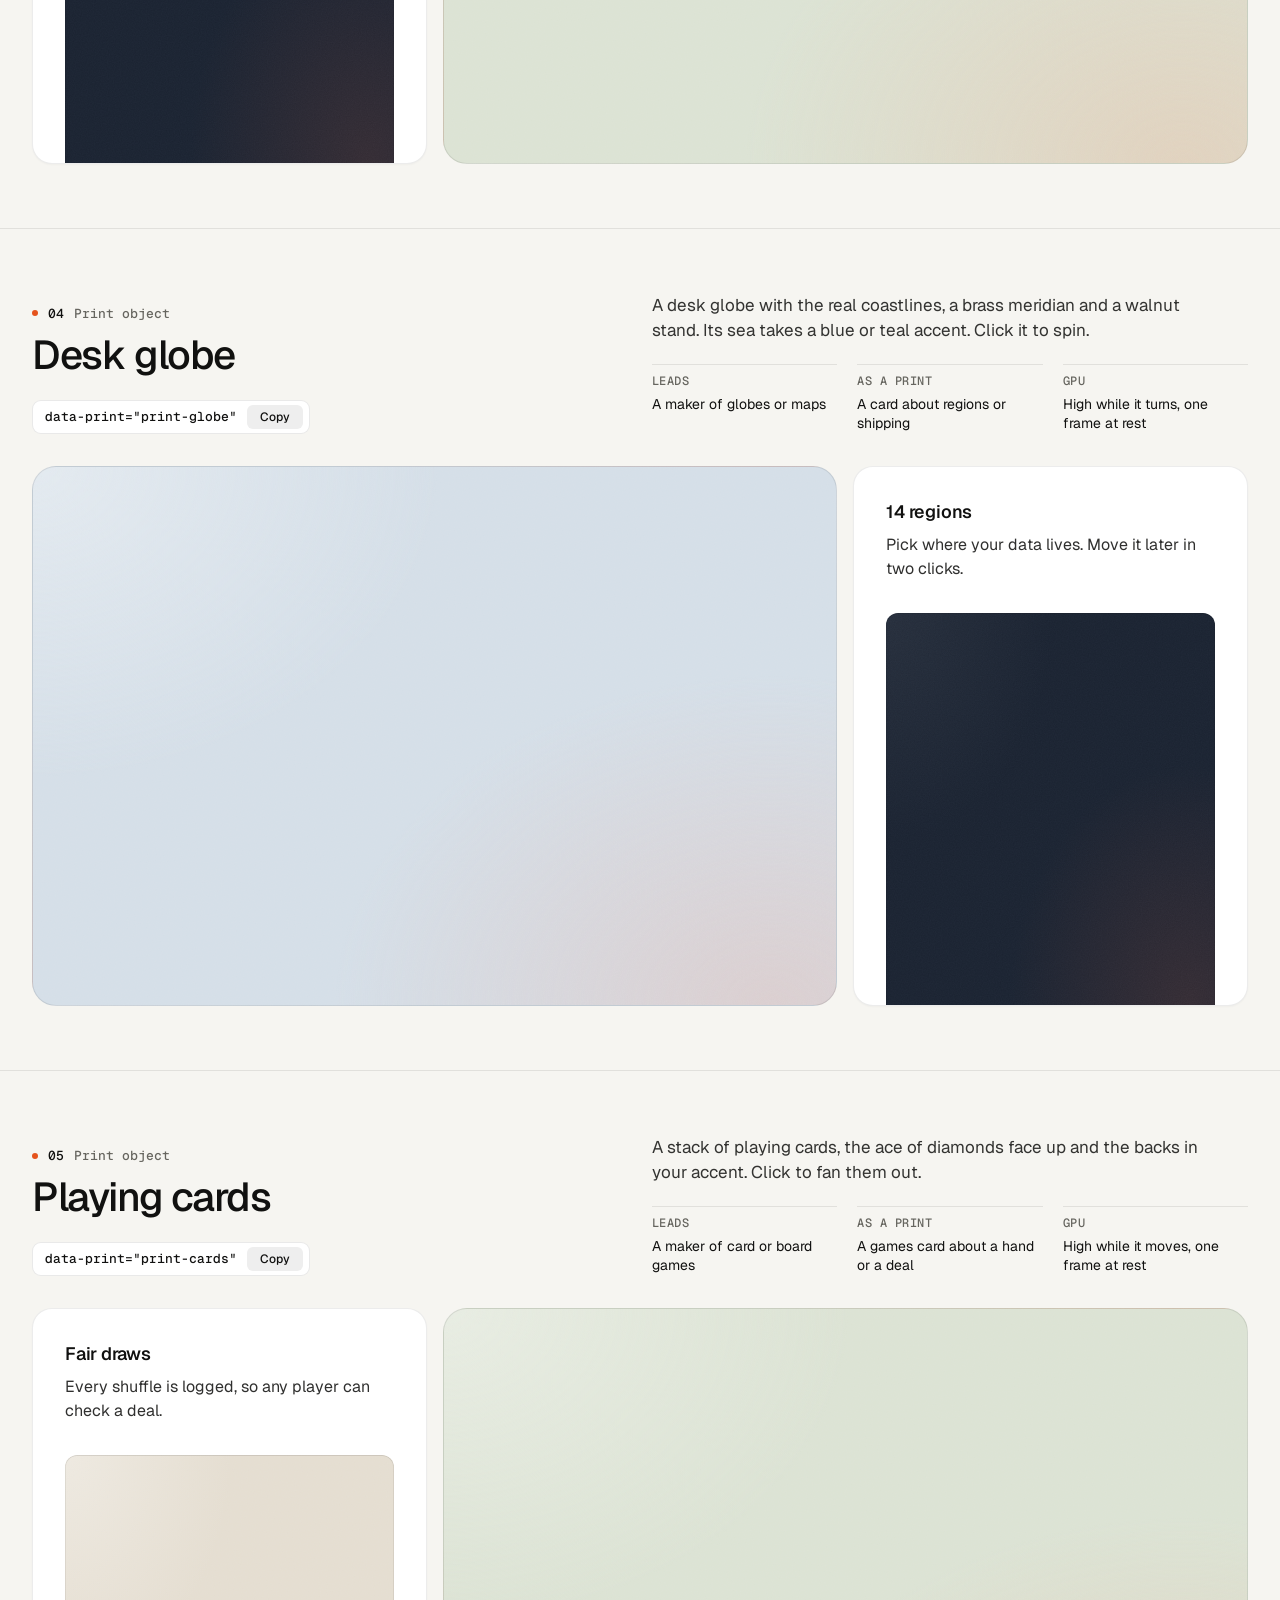
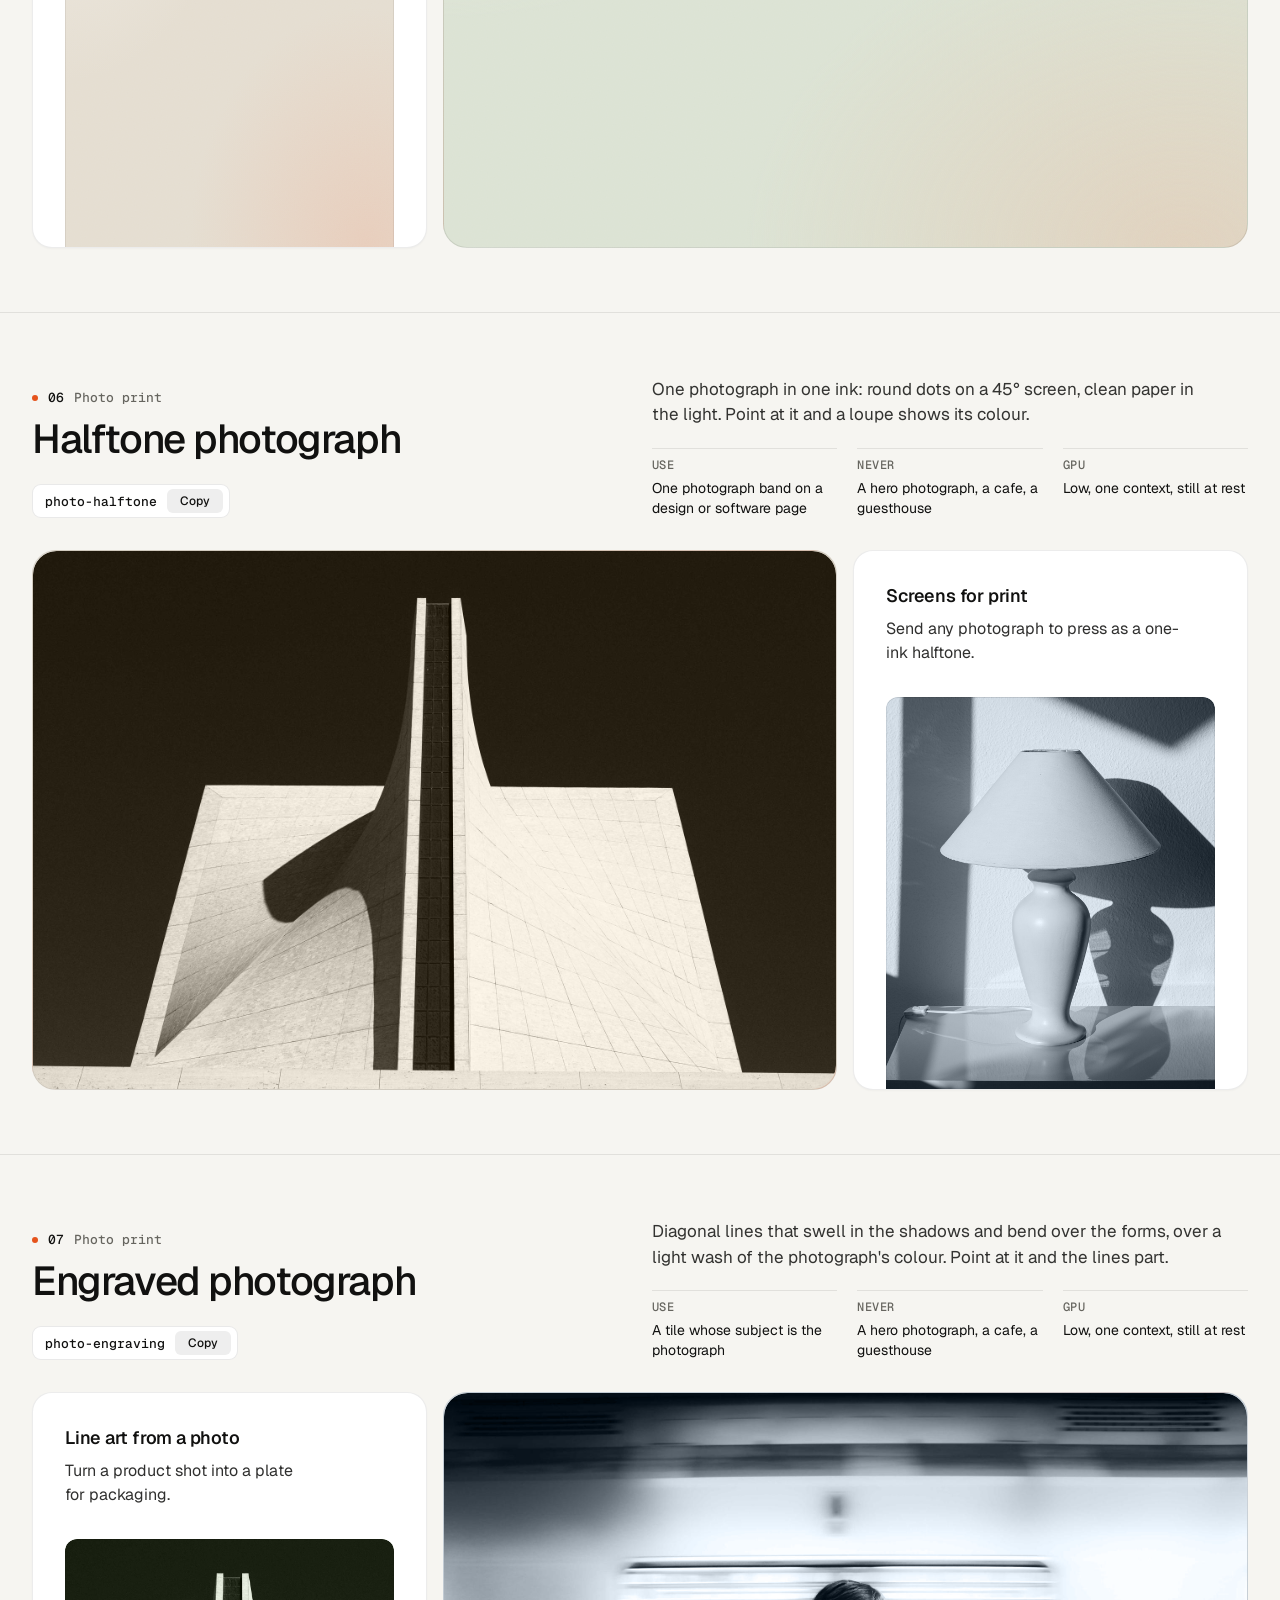
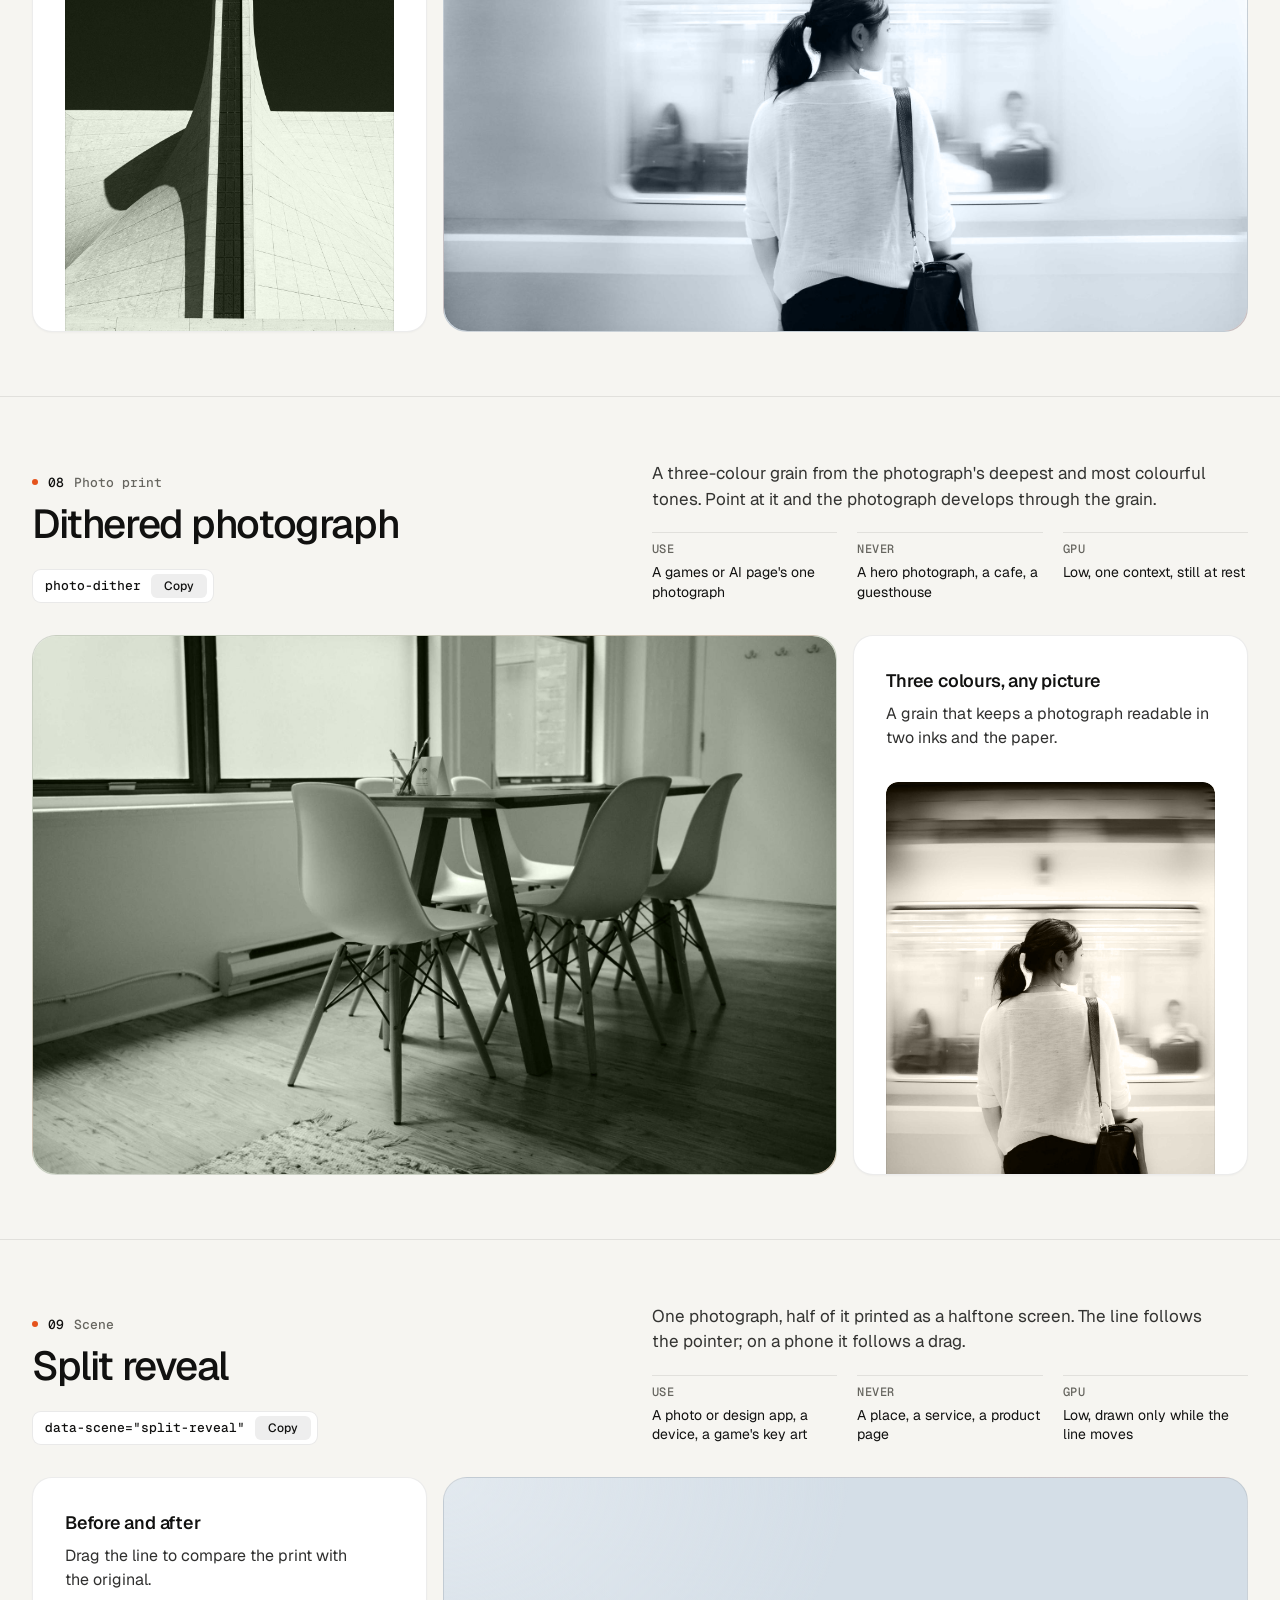
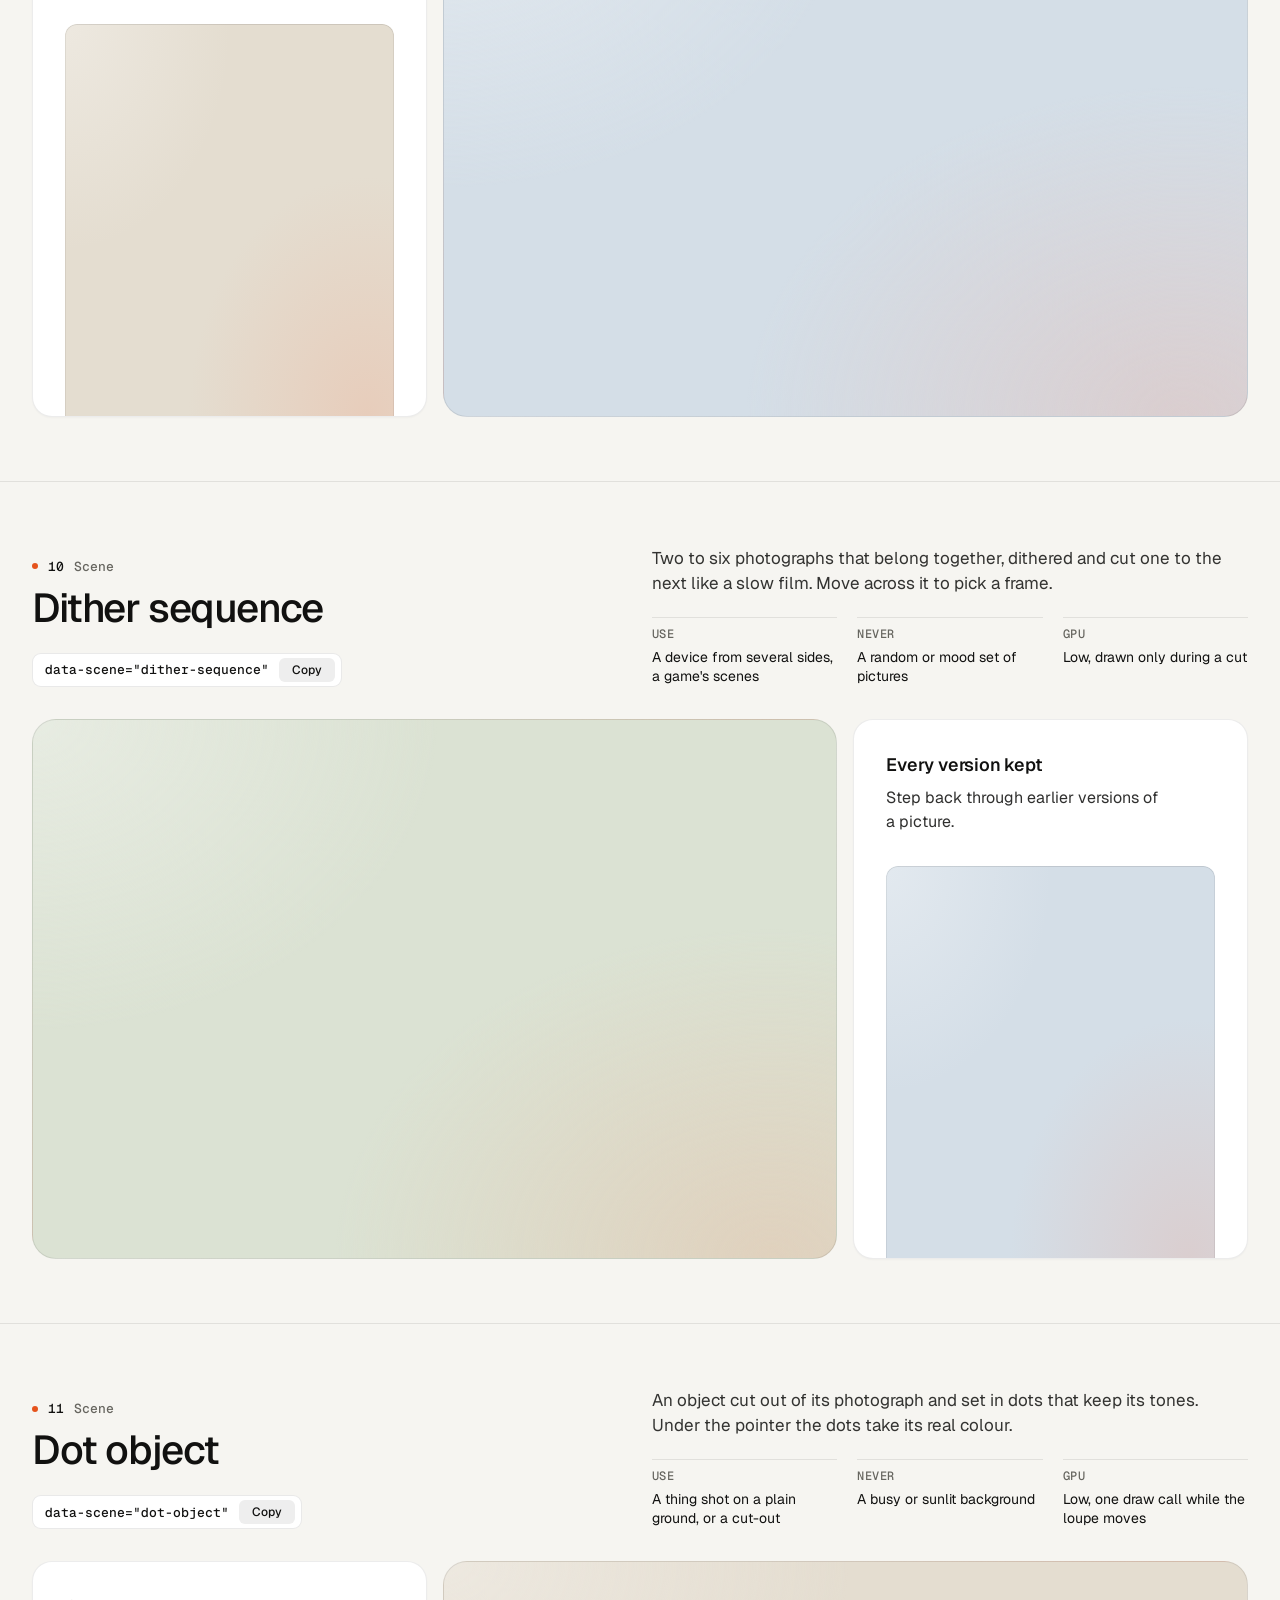
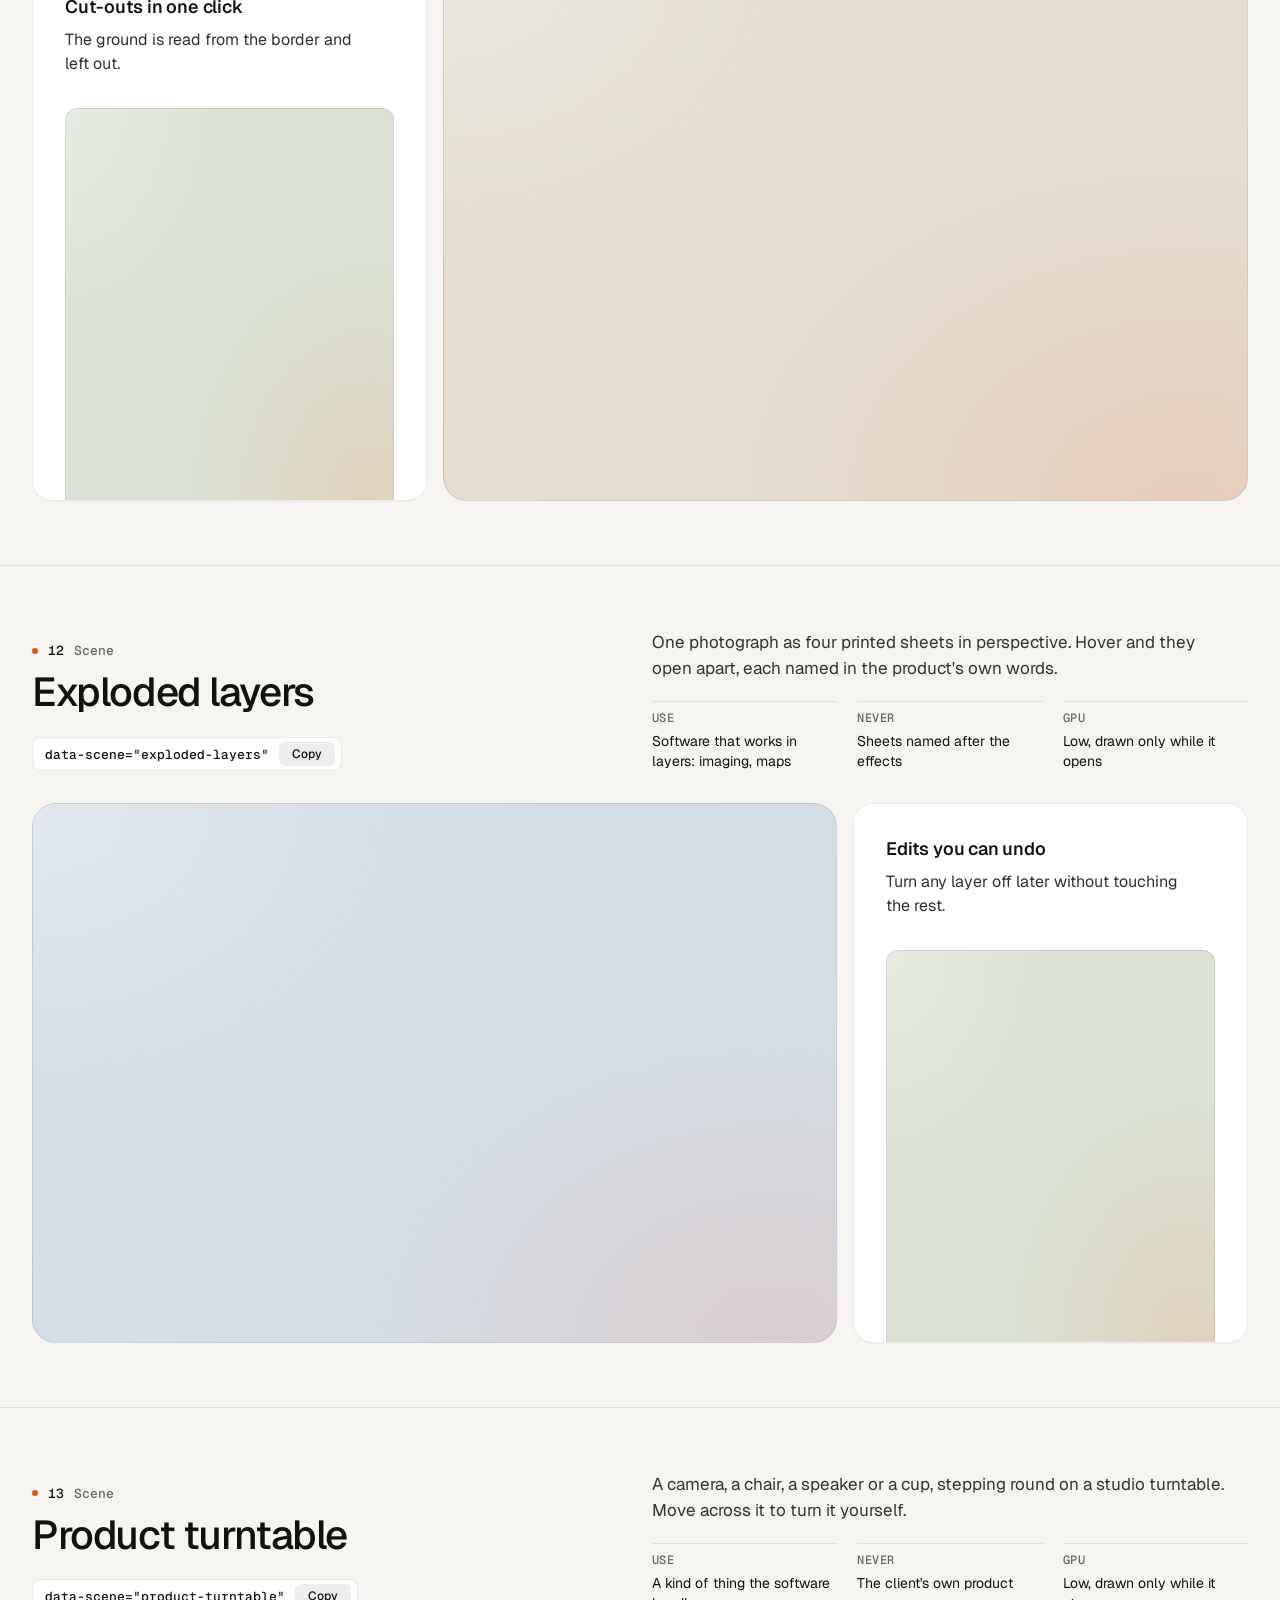
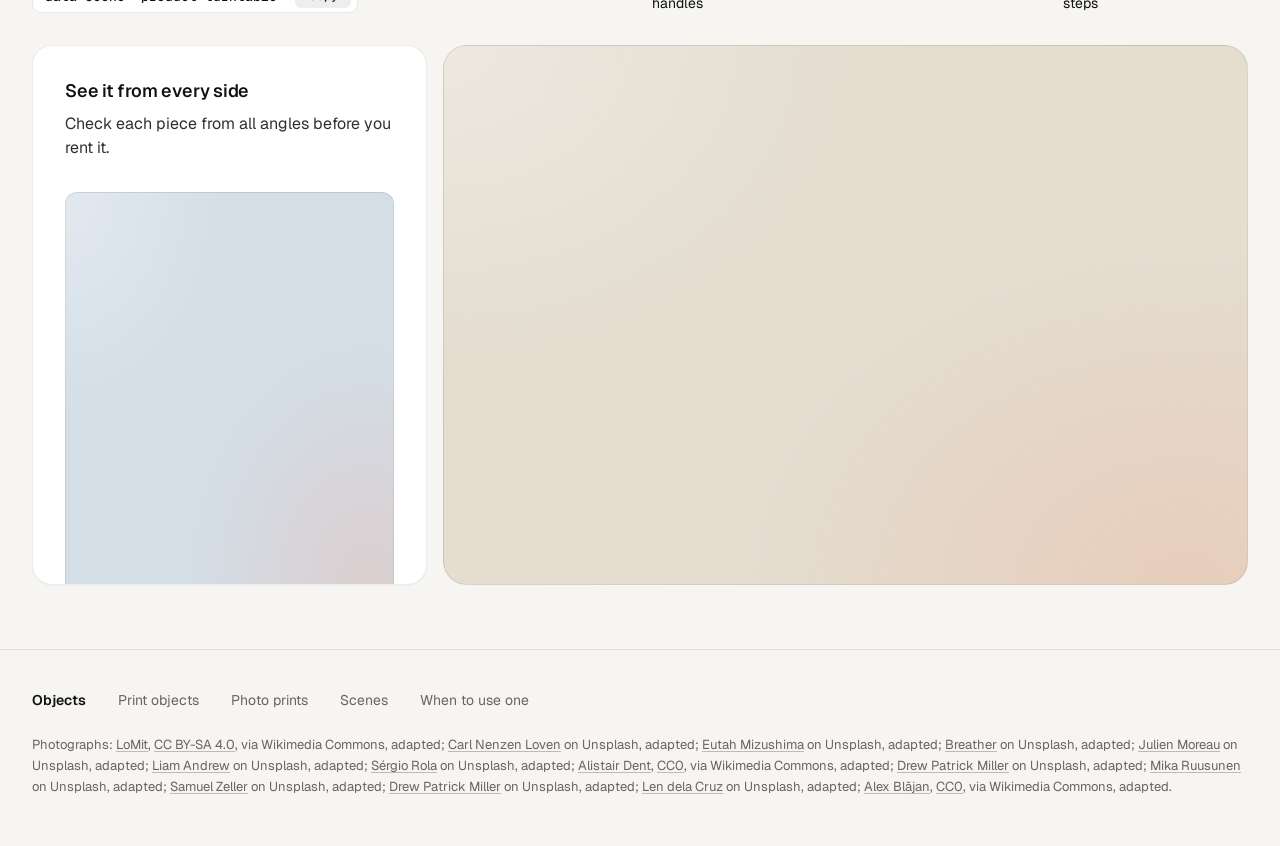
<file: .claude/skills/design-taste-frontend/assets/objects/index.html>
<!doctype html>
<html lang="en" data-palette="paper">
<head>
<script>window.__tpGlMax = 16;   /* a gallery shows many live effects at once; a page of a site keeps the default 4 (fx.js) */</script>
<meta charset="utf-8">
<meta name="viewport" content="width=device-width, initial-scale=1">
<title>Objects</title>
<meta name="description" content="Thirteen objects for one strong moment a page: products drawn in code, photographs printed by a shader, scenes that answer the pointer.">
<link rel="icon" href="data:,">
<link rel="preconnect" href="https://fonts.googleapis.com">
<link rel="preconnect" href="https://fonts.gstatic.com" crossorigin>
<link href="https://fonts.googleapis.com/css2?family=Geist:wght@300..700&family=Geist+Mono:wght@400;500&display=swap" rel="stylesheet">
<link rel="stylesheet" href="../ui/base.css">
<link rel="stylesheet" href="../ui/cards.css">
<style>
  /* palettes: page tokens, four grounds (--g1 sand, --g2 sky, --g3 sage, --g4 deep) and the globe's sea */
  :root {
    --font-text: "Geist", system-ui, sans-serif; --font-mono: "Geist Mono", ui-monospace, monospace;
    --ease: cubic-bezier(.2, .7, .2, 1);
    --gutter: 32px; --max: 1312px;
  }
  [data-palette="paper"] { --bg: #f6f5f1; --card: #ffffff; --surface: #ffffff; --ink: #111110; --muted: #66655f; --accent: #e5531c; --accent-ink: #ffffff;
    --g1: #e4ddd0; --g2: #d4dee7; --g3: #dbe2d3; --g4: #1a2230; --sea: #2f6aa8; --line: rgb(17 17 16 / 0.09); }
  [data-palette="stone"] { --bg: #e6e5e1; --card: #f3f2ef; --surface: #f3f2ef; --ink: #1a1b1d; --muted: #5d5e62; --accent: #2456d6; --accent-ink: #ffffff;
    --g1: #d6d5d0; --g2: #c9d4df; --g3: #dad3c6; --g4: #1d2633; --sea: #2456d6; --line: rgb(26 27 29 / 0.1); }
  [data-palette="graphite"] { --bg: #0b0b0c; --card: #141416; --surface: #141416; --ink: #f2f2ef; --muted: #96979c; --accent: #ff7a3c; --accent-ink: #120c08;
    --g1: #1e1d1b; --g2: #17202a; --g3: #1b201b; --g4: #23262c; --sea: #4f9be0; --line: rgb(242 242 239 / 0.09); }
  [data-palette="night"] { --bg: #070b14; --card: #0e1420; --surface: #0e1420; --ink: #e9edf3; --muted: #8b94a4; --accent: #5ab9fc; --accent-ink: #07101a;
    --g1: #121a29; --g2: #0f2231; --g3: #16202b; --g4: #1b2536; --sea: #5ab9fc; --line: rgb(233 237 243 / 0.09); }

  * { box-sizing: border-box; }
  html { scroll-padding-top: 64px; }
  html, body { margin: 0; }
  body { font-family: var(--font-text); background: var(--bg); color: var(--ink); -webkit-font-smoothing: antialiased; font-size: 16px; line-height: 1.5;
    transition: background-color 320ms var(--ease), color 320ms var(--ease); }
  a { color: inherit; }
  .wrap { max-width: var(--max); margin: 0 auto; padding: 0 var(--gutter); }

  /* ------------------------------------------------ the bar */
  .bar { position: sticky; top: 0; z-index: 30; background: color-mix(in oklab, var(--bg) 84%, transparent); backdrop-filter: blur(16px) saturate(1.2); border-bottom: 1px solid var(--line); }
  .bar__in { height: 64px; display: flex; align-items: center; gap: 32px; }
  .brand { display: inline-flex; align-items: center; gap: 10px; font-weight: 600; font-size: 15px; letter-spacing: -0.01em; text-decoration: none; }
  .brand svg { width: 22px; height: 22px; }
  .brand svg .a { fill: var(--accent); transition: transform 420ms var(--ease); transform-origin: 11px 11px; }
  .brand:hover svg .a { transform: rotate(90deg); }
  .nav { display: flex; gap: 24px; font-size: 14px; }
  .nav a { position: relative; text-decoration: none; color: var(--muted); transition: color 180ms ease; padding: 6px 0; }
  .nav a::after { content: ""; position: absolute; left: 0; right: 0; bottom: 0; height: 1px; background: currentColor; transform: scaleX(0); transform-origin: left; transition: transform 260ms var(--ease); }
  .nav a:hover { color: var(--ink); }
  .nav a:hover::after { transform: scaleX(1); }
  .sp { flex: 1; }
  .swatches { display: flex; align-items: center; gap: 6px; padding: 4px; border-radius: 999px; border: 1px solid var(--line); background: var(--card); }
  .sw { position: relative; width: 26px; height: 26px; border-radius: 50%; border: 0; padding: 0; cursor: pointer; background: linear-gradient(135deg, var(--s-bg) 0 50%, var(--s-ac) 50% 100%);
    box-shadow: inset 0 0 0 1px rgb(0 0 0 / 0.12); transition: transform 200ms var(--ease); }
  .sw::after { content: ""; position: absolute; inset: -3px; border-radius: 50%; box-shadow: 0 0 0 1.5px var(--ink); opacity: 0; transform: scale(0.8); transition: opacity 200ms ease, transform 260ms var(--ease); }
  .sw:hover { transform: scale(1.08); }
  .sw:active { transform: scale(0.94); }
  .sw[aria-pressed="true"]::after { opacity: 1; transform: scale(1); }
  .sw:focus-visible { outline: 2px solid var(--ink); outline-offset: 3px; }
  .sw-label { font-size: 13px; color: var(--muted); min-width: 60px; text-align: right; }

  /* ------------------------------------------------ grounds: a soft lit mesh of the ground's own tone, a fine grain */
  .gr, .card > .panel.gr { --calm-k: 0%; background-color: var(--pg);
    background-image:
      radial-gradient(80% 90% at 92% 100%, color-mix(in oklab, var(--accent) 13%, var(--pg)), transparent 68%),
      radial-gradient(70% 80% at 0% 0%, color-mix(in oklab, var(--lift, #ffffff) var(--lift-k, 34%), var(--pg)), transparent 72%); }
  .gr.dk, [data-palette="graphite"] .gr, [data-palette="night"] .gr { --lift: #ffffff; --lift-k: 6%; }
  .grain { position: absolute; inset: 0; z-index: 0; pointer-events: none; opacity: .32; mix-blend-mode: soft-light; border-radius: inherit;
    background-image: url("data:image/svg+xml;utf8,<svg xmlns='http://www.w3.org/2000/svg' width='160' height='160'><filter id='n'><feTurbulence type='fractalNoise' baseFrequency='.85' numOctaves='2' stitchTiles='stitch'/><feColorMatrix values='0 0 0 0 .5  0 0 0 0 .5  0 0 0 0 .5  0 0 0 .9 0'/></filter><rect width='100%' height='100%' filter='url(%23n)'/></svg>"); }
  .slot { position: absolute; inset: 0; z-index: 1; border-radius: inherit; }
  .slot > .host { position: absolute; inset: 0; border-radius: inherit; overflow: hidden; }

  /* ------------------------------------------------ hero */
  .hero { min-height: calc(100svh - 64px); display: grid; align-items: center; padding: 56px 0; }
  .hero__grid { display: grid; grid-template-columns: repeat(12, minmax(0, 1fr)); gap: 24px; align-items: center; }
  .hero__copy { grid-column: 1 / span 5; }
  .hero h1 { margin: 0; font-size: clamp(44px, 3.4vw + 12px, 72px); line-height: 1.02; letter-spacing: -0.045em; font-weight: 520; text-wrap: balance; }
  .hero__lede { margin: 24px 0 0; font-size: 19px; line-height: 1.5; color: var(--muted); max-width: 40ch; text-wrap: pretty; }
  .index { margin: 40px 0 0; padding: 0; list-style: none; border-top: 1px solid var(--line); max-width: 460px; }
  .index a { display: grid; grid-template-columns: 1fr auto 20px; align-items: center; gap: 16px; padding: 14px 0; border-bottom: 1px solid var(--line); text-decoration: none; font-size: 16px; font-weight: 500; }
  .index a span { font: 500 13px/1 var(--font-mono); color: var(--muted); }
  .index a svg { width: 16px; height: 16px; transition: transform 260ms var(--ease); }
  .index a:hover svg { transform: translateX(4px); }
  .hero__pics { grid-column: 7 / span 6; display: grid; grid-template-columns: 1fr 1fr; gap: 16px; height: min(70svh, 660px); min-height: 440px; }
  .pic { position: relative; overflow: clip; border-radius: 20px; border: 1px solid var(--line); isolation: isolate; }
  .pic img { position: absolute; inset: 0; width: 100%; height: 100%; object-fit: cover; object-position: 50% 42%; display: block; }
  .pic--down { margin-top: 48px; }

  /* ------------------------------------------------ an object, one screen */
  .obj { min-height: calc(100svh - 64px); display: grid; align-content: center; padding: 64px 0; border-top: 1px solid var(--line); }
  .obj__head { display: grid; grid-template-columns: repeat(12, minmax(0, 1fr)); gap: 24px; align-items: end; margin-bottom: 32px; }
  .obj__title { grid-column: 1 / span 5; }
  .obj__n { margin: 0 0 14px; font: 500 13px/1 var(--font-mono); color: var(--muted); display: flex; gap: 10px; align-items: center; }
  .obj__n b { color: var(--ink); font-weight: 500; }
  .obj__n i { width: 6px; height: 6px; border-radius: 50%; background: var(--accent); display: inline-block; }
  .obj h2 { margin: 0; font-size: clamp(34px, 1.9vw + 16px, 52px); line-height: 1.04; letter-spacing: -0.035em; font-weight: 520; text-wrap: balance; }
  .obj__about { grid-column: 7 / span 6; }
  .obj__line { margin: 0; font-size: 17px; line-height: 1.5; color: color-mix(in oklab, var(--ink) 82%, var(--bg)); max-width: 52ch; text-wrap: pretty; }
  .facts { display: grid; grid-template-columns: repeat(3, minmax(0, 1fr)); gap: 20px; margin: 20px 0 0; }
  .facts div { border-top: 1px solid var(--line); padding-top: 10px; }
  .facts dt { font: 500 12px/1 var(--font-mono); color: var(--muted); text-transform: uppercase; letter-spacing: .04em; }
  .facts dd { margin: 8px 0 0; font-size: 14px; line-height: 1.4; }
  .copy { margin-top: 24px; display: inline-flex; align-items: center; gap: 10px; height: 34px; padding: 0 6px 0 12px; border-radius: 9px; border: 1px solid var(--line);
    background: var(--card); color: var(--ink); font: 500 13px/1 var(--font-mono); cursor: pointer; transition: border-color 180ms ease, transform 160ms var(--ease); }
  .copy:hover { border-color: color-mix(in oklab, var(--ink) 24%, transparent); }
  .copy:active { transform: scale(0.97); }
  .copy:focus-visible { outline: 2px solid var(--ink); outline-offset: 2px; }
  .copy em { font-style: normal; display: inline-grid; place-items: center; height: 24px; padding: 0 8px; border-radius: 6px; background: color-mix(in oklab, var(--ink) 7%, transparent); font-family: var(--font-text); font-size: 12px; overflow: hidden; }
  .copy em span { grid-area: 1 / 1; transition: transform 260ms var(--ease), opacity 200ms ease; }
  .copy em span + span { transform: translateY(110%); opacity: 0; }
  .copy.done em span:first-child { transform: translateY(-110%); opacity: 0; }
  .copy.done em span + span { transform: none; opacity: 1; }

  .duo { display: grid; grid-template-columns: repeat(12, minmax(0, 1fr)); gap: 16px; height: clamp(400px, calc(100svh - 360px), 600px); }
  .big { grid-column: 1 / span 8; position: relative; overflow: clip; isolation: isolate; border-radius: 24px; border: 1px solid var(--line); }
  .duo .card { grid-column: 9 / span 4; }
  .obj:nth-of-type(even) .big { grid-column: 5 / span 8; grid-row: 1; }
  .obj:nth-of-type(even) .duo .card { grid-column: 1 / span 4; grid-row: 1; }
  .duo .card > .panel { flex: 1 1 auto; min-height: 0; }

  /* ------------------------------------------------ footer */
  .foot { border-top: 1px solid var(--line); padding: 40px 0 48px; font-size: 14px; color: var(--muted); }
  .foot__row { display: flex; flex-wrap: wrap; gap: 12px 32px; align-items: baseline; }
  .foot__row b { color: var(--ink); font-weight: 600; }
  .foot__row a { text-decoration: none; }
  .foot__row a:hover { color: var(--ink); }
  .credits { margin: 24px 0 0; font-size: 13px; line-height: 1.6; color: var(--muted); }
  .credits a { text-decoration: underline; text-decoration-color: color-mix(in oklab, currentColor 40%, transparent); text-underline-offset: 2px; }

  @media (max-width: 1023px) {
    .hero__copy, .hero__pics { grid-column: 1 / -1; }
    .hero__pics { height: auto; min-height: 0; }
    .pic { aspect-ratio: 3 / 4; }
    .obj__title, .obj__about { grid-column: 1 / -1; }
    .duo { height: auto; grid-template-columns: minmax(0, 1fr); }
    .big, .duo .card, .obj:nth-of-type(even) .big, .obj:nth-of-type(even) .duo .card { grid-column: 1 / -1; grid-row: auto; }
    .big { aspect-ratio: 4 / 3; }
    .duo .card > .panel { flex: none; height: 320px; }
  }
  @media (max-width: 760px) {
    :root { --gutter: 16px; }
    .nav, .sw-label { display: none; }
    .hero { padding: 32px 0 40px; }
    .hero__lede { font-size: 17px; }
    .hero__pics { gap: 10px; }
    .pic { border-radius: 16px; }
    .pic--down { margin-top: 28px; }
    .obj { padding: 72px 0; min-height: 0; }
    .obj .wrap { display: flex; flex-direction: column; }
    .obj__head, .obj__about { display: contents; }
    .obj__title { order: 1; margin-bottom: 16px; }
    .obj__line { order: 2; margin-bottom: 28px; }
    .duo { order: 3; }
    .facts { order: 4; margin-top: 28px; }
    .copy, .index { display: none; }
    .facts { grid-template-columns: minmax(0, 1fr); gap: 0; }
    .facts div { display: grid; grid-template-columns: 96px 1fr; gap: 12px; padding: 10px 0; }
    .facts dd { margin: 0; }
    .big { aspect-ratio: 4 / 5; border-radius: 18px; }
    .duo .card > .panel { height: 300px; }
  }
  @media (prefers-reduced-motion: reduce) { *, *::before, *::after { transition-duration: 0ms !important; } }
</style>
</head>
<body>
<header class="bar">
  <div class="wrap bar__in">
    <a class="brand" href="#top" aria-label="Objects, back to the top">
      <svg viewBox="0 0 22 22" aria-hidden="true"><rect x="1" y="1" width="20" height="20" rx="6" fill="currentColor"/><rect class="a" x="7" y="7" width="8" height="8" rx="2"/></svg>
      Objects
    </a>
    <nav class="nav" aria-label="Families">
      <a href="#print-cup">Print objects</a>
      <a href="#photo-halftone">Photo prints</a>
      <a href="#split-reveal">Scenes</a>
    </nav>
    <span class="sp"></span>
    <span class="sw-label" id="sw-label">Paper</span>
    <div class="swatches" role="group" aria-label="Palette">
      <button type="button" class="sw" data-pal="paper" aria-label="Paper" aria-pressed="true" style="--s-bg:#f6f5f1;--s-ac:#e5531c"></button>
      <button type="button" class="sw" data-pal="stone" aria-label="Stone" aria-pressed="false" style="--s-bg:#e6e5e1;--s-ac:#2456d6"></button>
      <button type="button" class="sw" data-pal="graphite" aria-label="Graphite" aria-pressed="false" style="--s-bg:#141416;--s-ac:#ff7a3c"></button>
      <button type="button" class="sw" data-pal="night" aria-label="Night" aria-pressed="false" style="--s-bg:#0e1420;--s-ac:#5ab9fc"></button>
    </div>
  </div>
</header>

<main id="top">
  <section class="hero">
    <div class="wrap hero__grid">
      <div class="hero__copy">
        <h1>Objects for one strong moment a page.</h1>
        <p class="hero__lede">Products drawn in code, photographs printed by a shader, and scenes that answer the pointer. A photograph leads where there is one. An object leads where there is none.</p>
        <ul class="index">
          <li><a href="#print-cup">Print objects <span>05</span><svg viewBox="0 0 16 16" fill="none" stroke="currentColor" stroke-width="1.5" aria-hidden="true"><path d="M3 8h10M9 4l4 4-4 4"/></svg></a></li>
          <li><a href="#photo-halftone">Photo prints <span>03</span><svg viewBox="0 0 16 16" fill="none" stroke="currentColor" stroke-width="1.5" aria-hidden="true"><path d="M3 8h10M9 4l4 4-4 4"/></svg></a></li>
          <li><a href="#split-reveal">Scenes <span>05</span><svg viewBox="0 0 16 16" fill="none" stroke="currentColor" stroke-width="1.5" aria-hidden="true"><path d="M3 8h10M9 4l4 4-4 4"/></svg></a></li>
        </ul>
      </div>
      <div class="hero__pics">
        <div class="pic"><img src="photo-kit/photos/lamp.jpg" width="1280" height="1757" alt="Cream ceramic table lamp on a glossy side table in low sun" decoding="async"></div>
        <article class="pic pic--down gr" style="--pg: var(--g1)" aria-label="A balanced-arm desk lamp">
          <div class="grain"></div>
          <div class="slot" data-slot='{"kind":"print","id":"print-lamp","place":"card","ground":"g1","params":{"size":1.06,"x":-0.08,"y":-0.2}}'></div>
        </article>
      </div>
    </div>
  </section>

  <!-- ===================================================== print objects -->
  <section class="obj" id="print-cup">
    <div class="wrap">
      <div class="obj__head">
        <div class="obj__title"><p class="obj__n"><i></i><b>01</b> Print object</p><h2>Cup and saucer</h2>
          <button type="button" class="copy" data-copy='<div data-print="print-cup" data-print-place="card"></div>'>data-print="print-cup"<em><span>Copy</span><span>Copied</span></em></button></div>
        <div class="obj__about">
          <p class="obj__line">A porcelain cup of coffee on its saucer, the glaze in your accent. Click it to stir.</p>
          <dl class="facts"><div><dt>Leads</dt><dd>A tableware maker with no photographs</dd></div><div><dt>As a print</dt><dd>A software card about a morning</dd></div><div><dt>GPU</dt><dd>High while it turns, one frame at rest</dd></div></dl>
        </div>
      </div>
      <div class="duo">
        <article class="big gr" style="--pg: var(--g1)"><div class="grain"></div>
          <div class="slot" data-slot='{"kind":"print","id":"print-cup","place":"hero","ground":"g1","params":{"size":0.96,"x":0.16,"y":-0.04}}'></div></article>
        <article class="card"><h3>Morning digest</h3><p>One email at 8:00 with everything that changed overnight.</p>
          <div class="panel gr" style="--pg: var(--g2)"><div class="grain"></div>
            <div class="slot" data-slot='{"kind":"print","id":"print-cup","place":"card","ground":"g2","params":{"effect":"halftone","turn":0}}'></div></div></article>
      </div>
    </div>
  </section>

  <section class="obj" id="print-wheel">
    <div class="wrap">
      <div class="obj__head">
        <div class="obj__title"><p class="obj__n"><i></i><b>02</b> Print object</p><h2>Bicycle wheel</h2>
          <button type="button" class="copy" data-copy='<div data-print="print-wheel" data-print-place="card"></div>'>data-print="print-wheel"<em><span>Copy</span><span>Copied</span></em></button></div>
        <div class="obj__about">
          <p class="obj__line">A road wheel with a tan-wall tyre, an alloy rim and 24 spokes, the hub in your accent. Click it to spin it up.</p>
          <dl class="facts"><div><dt>Leads</dt><dd>A maker of wheels or hubs, never a whole bike</dd></div><div><dt>As a print</dt><dd>A card about speed or a mechanism</dd></div><div><dt>GPU</dt><dd>High while it turns, one frame at rest</dd></div></dl>
        </div>
      </div>
      <div class="duo">
        <article class="big gr" style="--pg: var(--g2)"><div class="grain"></div>
          <div class="slot" data-slot='{"kind":"print","id":"print-wheel","place":"card","ground":"g2","params":{"size":1.34,"x":-0.08,"y":-0.3}}'></div></article>
        <article class="card"><h3>Background sync</h3><p>Runs every five minutes, whether the app is open or not.</p>
          <div class="panel gr" style="--pg: var(--g3)"><div class="grain"></div>
            <div class="slot" data-slot='{"kind":"print","id":"print-wheel","place":"card","ground":"g3","params":{"effect":"halftone","turn":0}}'></div></div></article>
      </div>
    </div>
  </section>

  <section class="obj" id="print-lamp">
    <div class="wrap">
      <div class="obj__head">
        <div class="obj__title"><p class="obj__n"><i></i><b>03</b> Print object</p><h2>Desk lamp</h2>
          <button type="button" class="copy" data-copy='<div data-print="print-lamp" data-print-place="card"></div>'>data-print="print-lamp"<em><span>Copy</span><span>Copied</span></em></button></div>
        <div class="obj__about">
          <p class="obj__line">A balanced-arm desk lamp on chrome springs, the base and shade enamelled in your accent. Click it to switch it on.</p>
          <dl class="facts"><div><dt>Leads</dt><dd>A lighting maker with no photographs</dd></div><div><dt>As a print</dt><dd>A card about focus or working late</dd></div><div><dt>GPU</dt><dd>High while it moves, one frame at rest</dd></div></dl>
        </div>
      </div>
      <div class="duo">
        <article class="big gr" style="--pg: var(--g3)"><div class="grain"></div>
          <div class="slot" data-slot='{"kind":"print","id":"print-lamp","place":"hero","ground":"g3","params":{"size":0.98,"x":0.14,"y":-0.06,"angle":-24}}'></div></article>
        <article class="card"><h3>Focus mode</h3><p>Alerts wait until you switch it off.</p>
          <div class="panel gr dk" style="--pg: var(--g4)"><div class="grain"></div>
            <div class="slot" data-slot='{"kind":"print","id":"print-lamp","place":"card","ground":"g4","params":{"effect":"dither","step":1,"turn":0}}' aria-label="A desk lamp, switched on"></div></div></article>
      </div>
    </div>
  </section>

  <section class="obj" id="print-globe">
    <div class="wrap">
      <div class="obj__head">
        <div class="obj__title"><p class="obj__n"><i></i><b>04</b> Print object</p><h2>Desk globe</h2>
          <button type="button" class="copy" data-copy='<div data-print="print-globe" data-print-place="card" data-print-params=&apos;{"effect":"engrave"}&apos;></div>'>data-print="print-globe"<em><span>Copy</span><span>Copied</span></em></button></div>
        <div class="obj__about">
          <p class="obj__line">A desk globe with the real coastlines, a brass meridian and a walnut stand. Its sea takes a blue or teal accent. Click it to spin.</p>
          <dl class="facts"><div><dt>Leads</dt><dd>A maker of globes or maps</dd></div><div><dt>As a print</dt><dd>A card about regions or shipping</dd></div><div><dt>GPU</dt><dd>High while it turns, one frame at rest</dd></div></dl>
        </div>
      </div>
      <div class="duo">
        <article class="big gr" style="--pg: var(--g2)"><div class="grain"></div>
          <div class="slot" data-slot='{"kind":"print","id":"print-globe","place":"card","ground":"g2","sea":true,"params":{"size":1.3,"x":-0.1,"y":-0.3}}'></div></article>
        <article class="card"><h3>14 regions</h3><p>Pick where your data lives. Move it later in two clicks.</p>
          <div class="panel gr dk" style="--pg: var(--g4)"><div class="grain"></div>
            <div class="slot" data-slot='{"kind":"print","id":"print-globe","place":"card","ground":"g4","sea":true,"params":{"effect":"engrave","turn":0}}'></div></div></article>
      </div>
    </div>
  </section>

  <section class="obj" id="print-cards">
    <div class="wrap">
      <div class="obj__head">
        <div class="obj__title"><p class="obj__n"><i></i><b>05</b> Print object</p><h2>Playing cards</h2>
          <button type="button" class="copy" data-copy='<div data-print="print-cards" data-print-place="card"></div>'>data-print="print-cards"<em><span>Copy</span><span>Copied</span></em></button></div>
        <div class="obj__about">
          <p class="obj__line">A stack of playing cards, the ace of diamonds face up and the backs in your accent. Click to fan them out.</p>
          <dl class="facts"><div><dt>Leads</dt><dd>A maker of card or board games</dd></div><div><dt>As a print</dt><dd>A games card about a hand or a deal</dd></div><div><dt>GPU</dt><dd>High while it moves, one frame at rest</dd></div></dl>
        </div>
      </div>
      <div class="duo">
        <article class="big gr" style="--pg: var(--g3)"><div class="grain"></div>
          <div class="slot" data-slot='{"kind":"print","id":"print-cards","place":"hero","ground":"g3","params":{"size":0.98,"x":0.16,"y":-0.04}}'></div></article>
        <article class="card"><h3>Fair draws</h3><p>Every shuffle is logged, so any player can check a deal.</p>
          <div class="panel gr" style="--pg: var(--g1)"><div class="grain"></div>
            <div class="slot" data-slot='{"kind":"print","id":"print-cards","place":"card","ground":"g1","params":{"effect":"halftone","turn":0}}'></div></div></article>
      </div>
    </div>
  </section>

  <!-- ===================================================== photo prints -->
  <section class="obj" id="photo-halftone">
    <div class="wrap">
      <div class="obj__head">
        <div class="obj__title"><p class="obj__n"><i></i><b>06</b> Photo print</p><h2>Halftone photograph</h2>
          <button type="button" class="copy" data-copy="import print from './assets/objects/photo-halftone/object.js'; print.mount(frame, { palette: fx.readPalette(frame) });">photo-halftone<em><span>Copy</span><span>Copied</span></em></button></div>
        <div class="obj__about">
          <p class="obj__line">One photograph in one ink: round dots on a 45° screen, clean paper in the light. Point at it and a loupe shows its colour.</p>
          <dl class="facts"><div><dt>Use</dt><dd>One photograph band on a design or software page</dd></div><div><dt>Never</dt><dd>A hero photograph, a cafe, a guesthouse</dd></div><div><dt>GPU</dt><dd>Low, one context, still at rest</dd></div></dl>
        </div>
      </div>
      <div class="duo">
        <article class="big gr" style="--pg: var(--g1)">
          <div class="slot" data-slot='{"kind":"photo","id":"photo-halftone","ground":"g1","photo":"concrete"}'></div></article>
        <article class="card"><h3>Screens for print</h3><p>Send any photograph to press as a one-ink halftone.</p>
          <div class="panel gr" style="--pg: var(--g2)">
            <div class="slot" data-slot='{"kind":"photo","id":"photo-halftone","ground":"g2","photo":"lamp","params":{"tint":1}}'></div></div></article>
      </div>
    </div>
  </section>

  <section class="obj" id="photo-engraving">
    <div class="wrap">
      <div class="obj__head">
        <div class="obj__title"><p class="obj__n"><i></i><b>07</b> Photo print</p><h2>Engraved photograph</h2>
          <button type="button" class="copy" data-copy="import print from './assets/objects/photo-engraving/object.js'; print.mount(frame, { palette: fx.readPalette(frame) });">photo-engraving<em><span>Copy</span><span>Copied</span></em></button></div>
        <div class="obj__about">
          <p class="obj__line">Diagonal lines that swell in the shadows and bend over the forms, over a light wash of the photograph's colour. Point at it and the lines part.</p>
          <dl class="facts"><div><dt>Use</dt><dd>A tile whose subject is the photograph</dd></div><div><dt>Never</dt><dd>A hero photograph, a cafe, a guesthouse</dd></div><div><dt>GPU</dt><dd>Low, one context, still at rest</dd></div></dl>
        </div>
      </div>
      <div class="duo">
        <article class="big gr" style="--pg: var(--g2)">
          <div class="slot" data-slot='{"kind":"photo","id":"photo-engraving","ground":"g2","photo":"platform","photoDark":"concrete"}'></div></article>
        <article class="card"><h3>Line art from a photo</h3><p>Turn a product shot into a plate for packaging.</p>
          <div class="panel gr" style="--pg: var(--g3)">
            <div class="slot" data-slot='{"kind":"photo","id":"photo-engraving","ground":"g3","photo":"concrete","photoDark":"room"}'></div></div></article>
      </div>
    </div>
  </section>

  <section class="obj" id="photo-dither">
    <div class="wrap">
      <div class="obj__head">
        <div class="obj__title"><p class="obj__n"><i></i><b>08</b> Photo print</p><h2>Dithered photograph</h2>
          <button type="button" class="copy" data-copy="import print from './assets/objects/photo-dither/object.js'; print.mount(frame, { palette: fx.readPalette(frame) });">photo-dither<em><span>Copy</span><span>Copied</span></em></button></div>
        <div class="obj__about">
          <p class="obj__line">A three-colour grain from the photograph's deepest and most colourful tones. Point at it and the photograph develops through the grain.</p>
          <dl class="facts"><div><dt>Use</dt><dd>A games or AI page's one photograph</dd></div><div><dt>Never</dt><dd>A hero photograph, a cafe, a guesthouse</dd></div><div><dt>GPU</dt><dd>Low, one context, still at rest</dd></div></dl>
        </div>
      </div>
      <div class="duo">
        <article class="big gr" style="--pg: var(--g3)">
          <div class="slot" data-slot='{"kind":"photo","id":"photo-dither","ground":"g3","photo":"room"}'></div></article>
        <article class="card"><h3>Three colours, any picture</h3><p>A grain that keeps a photograph readable in two inks and the paper.</p>
          <div class="panel gr" style="--pg: var(--g1)">
            <div class="slot" data-slot='{"kind":"photo","id":"photo-dither","ground":"g1","photo":"platform"}'></div></div></article>
      </div>
    </div>
  </section>

  <!-- ===================================================== scenes -->
  <section class="obj" id="split-reveal">
    <div class="wrap">
      <div class="obj__head">
        <div class="obj__title"><p class="obj__n"><i></i><b>09</b> Scene</p><h2>Split reveal</h2>
          <button type="button" class="copy" data-copy='<div data-scene="split-reveal" data-scene-src="assets/img/photo.jpg"></div>'>data-scene="split-reveal"<em><span>Copy</span><span>Copied</span></em></button></div>
        <div class="obj__about">
          <p class="obj__line">One photograph, half of it printed as a halftone screen. The line follows the pointer; on a phone it follows a drag.</p>
          <dl class="facts"><div><dt>Use</dt><dd>A photo or design app, a device, a game's key art</dd></div><div><dt>Never</dt><dd>A place, a service, a product page</dd></div><div><dt>GPU</dt><dd>Low, drawn only while the line moves</dd></div></dl>
        </div>
      </div>
      <div class="duo">
        <article class="big gr" style="--pg: var(--g2)">
          <div class="slot" data-slot='{"kind":"scene","id":"split-reveal","ground":"g2","src":"default"}'></div></article>
        <article class="card"><h3>Before and after</h3><p>Drag the line to compare the print with the original.</p>
          <div class="panel gr" style="--pg: var(--g1)">
            <div class="slot" data-slot='{"kind":"scene","id":"split-reveal","ground":"g1","src":"roof","params":{"side":"right","split":0.42}}'></div></div></article>
      </div>
    </div>
  </section>

  <section class="obj" id="dither-sequence">
    <div class="wrap">
      <div class="obj__head">
        <div class="obj__title"><p class="obj__n"><i></i><b>10</b> Scene</p><h2>Dither sequence</h2>
          <button type="button" class="copy" data-copy='<div data-scene="dither-sequence" data-scene-src=&apos;[{"src":"a.jpg"},{"src":"b.jpg"}]&apos;></div>'>data-scene="dither-sequence"<em><span>Copy</span><span>Copied</span></em></button></div>
        <div class="obj__about">
          <p class="obj__line">Two to six photographs that belong together, dithered and cut one to the next like a slow film. Move across it to pick a frame.</p>
          <dl class="facts"><div><dt>Use</dt><dd>A device from several sides, a game's scenes</dd></div><div><dt>Never</dt><dd>A random or mood set of pictures</dd></div><div><dt>GPU</dt><dd>Low, drawn only during a cut</dd></div></dl>
        </div>
      </div>
      <div class="duo">
        <article class="big gr" style="--pg: var(--g3)">
          <div class="slot" data-slot='{"kind":"scene","id":"dither-sequence","ground":"g3","src":"default"}'></div></article>
        <article class="card"><h3>Every version kept</h3><p>Step back through earlier versions of a picture.</p>
          <div class="panel gr" style="--pg: var(--g2)">
            <div class="slot" data-slot='{"kind":"scene","id":"dither-sequence","ground":"g2","src":"spirals","params":{"fit":"contain","autoplay":0}}'></div></div></article>
      </div>
    </div>
  </section>

  <section class="obj" id="dot-object">
    <div class="wrap">
      <div class="obj__head">
        <div class="obj__title"><p class="obj__n"><i></i><b>11</b> Scene</p><h2>Dot object</h2>
          <button type="button" class="copy" data-copy='<div data-scene="dot-object" data-scene-src="assets/img/object-on-white.jpg"></div>'>data-scene="dot-object"<em><span>Copy</span><span>Copied</span></em></button></div>
        <div class="obj__about">
          <p class="obj__line">An object cut out of its photograph and set in dots that keep its tones. Under the pointer the dots take its real colour.</p>
          <dl class="facts"><div><dt>Use</dt><dd>A thing shot on a plain ground, or a cut-out</dd></div><div><dt>Never</dt><dd>A busy or sunlit background</dd></div><div><dt>GPU</dt><dd>Low, one draw call while the loupe moves</dd></div></dl>
        </div>
      </div>
      <div class="duo">
        <article class="big gr" style="--pg: var(--g1)">
          <div class="slot" data-slot='{"kind":"scene","id":"dot-object","ground":"g1","src":"default"}'></div></article>
        <article class="card"><h3>Cut-outs in one click</h3><p>The ground is read from the border and left out.</p>
          <div class="panel gr" style="--pg: var(--g3)">
            <div class="slot" data-slot='{"kind":"scene","id":"dot-object","ground":"g3","src":"dahlia"}'></div></div></article>
      </div>
    </div>
  </section>

  <section class="obj" id="exploded-layers">
    <div class="wrap">
      <div class="obj__head">
        <div class="obj__title"><p class="obj__n"><i></i><b>12</b> Scene</p><h2>Exploded layers</h2>
          <button type="button" class="copy" data-copy='<div data-scene="exploded-layers" data-scene-src="assets/img/photo.jpg" data-scene-params=&apos;{"names":["Photo","Colour","Light","Depth"]}&apos;></div>'>data-scene="exploded-layers"<em><span>Copy</span><span>Copied</span></em></button></div>
        <div class="obj__about">
          <p class="obj__line">One photograph as four printed sheets in perspective. Hover and they open apart, each named in the product's own words.</p>
          <dl class="facts"><div><dt>Use</dt><dd>Software that works in layers: imaging, maps</dd></div><div><dt>Never</dt><dd>Sheets named after the effects</dd></div><div><dt>GPU</dt><dd>Low, drawn only while it opens</dd></div></dl>
        </div>
      </div>
      <div class="duo">
        <article class="big gr" style="--pg: var(--g2)">
          <div class="slot" data-slot='{"kind":"scene","id":"exploded-layers","ground":"g2","src":"default","params":{"names":["Photo","Colour","Light","Depth"]}}'></div></article>
        <article class="card"><h3>Edits you can undo</h3><p>Turn any layer off later without touching the rest.</p>
          <div class="panel gr" style="--pg: var(--g3)">
            <div class="slot" data-slot='{"kind":"scene","id":"exploded-layers","ground":"g3","src":"lattice"}'></div></div></article>
      </div>
    </div>
  </section>

  <section class="obj" id="product-turntable">
    <div class="wrap">
      <div class="obj__head">
        <div class="obj__title"><p class="obj__n"><i></i><b>13</b> Scene</p><h2>Product turntable</h2>
          <button type="button" class="copy" data-copy='<div data-scene="product-turntable" data-scene-params=&apos;{"form":"chair"}&apos;></div>'>data-scene="product-turntable"<em><span>Copy</span><span>Copied</span></em></button></div>
        <div class="obj__about">
          <p class="obj__line">A camera, a chair, a speaker or a cup, stepping round on a studio turntable. Move across it to turn it yourself.</p>
          <dl class="facts"><div><dt>Use</dt><dd>A kind of thing the software handles</dd></div><div><dt>Never</dt><dd>The client's own product</dd></div><div><dt>GPU</dt><dd>Low, drawn only while it steps</dd></div></dl>
        </div>
      </div>
      <div class="duo">
        <article class="big gr" style="--pg: var(--g1)">
          <div class="slot" data-slot='{"kind":"scene","id":"product-turntable","ground":"g1","params":{"form":"camera"}}' aria-label="A camera on a turntable"></div></article>
        <article class="card"><h3>See it from every side</h3><p>Check each piece from all angles before you rent it.</p>
          <div class="panel gr" style="--pg: var(--g2)">
            <div class="slot" data-slot='{"kind":"scene","id":"product-turntable","ground":"g2","params":{"form":"chair","start":-40,"autoplay":0}}' aria-label="A side chair"></div></div></article>
      </div>
    </div>
  </section>
</main>

<footer class="foot">
  <div class="wrap">
    <div class="foot__row">
      <b>Objects</b>
      <a href="_print-core/README.md">Print objects</a>
      <a href="photo-kit/README.md">Photo prints</a>
      <a href="_scenes/README.md">Scenes</a>
      <a href="../../references/effects-objects.md">When to use one</a>
    </div>
    <p class="credits" id="credits"></p>
  </div>
</footer>

<script type="module">
  /*
    The showcase's own mounting: every [data-slot] mounts when it comes near the screen and is destroyed
    when it leaves, and never more than MAX are mounted at once, so the page holds at most 4 live WebGL
    contexts (each mounted object holds one at most; still print objects hold none).
  */
  import fx from '../effects/fx.js';
  import { creditsLine } from './photo-kit/photo.js';
  import { DEFAULT_PHOTO as SPLIT } from './split-reveal/object.js';
  import { DEFAULT_SEQUENCE } from './dither-sequence/object.js';
  import { DEFAULT_PHOTO as TULIP } from './dot-object/object.js';
  import { DEFAULT_PHOTO as MIXER } from './exploded-layers/object.js';

  const MAX = 4, CAP = { print: 4, photo: 3, scene: 4 };
  const root = document.documentElement;
  const q = new URLSearchParams(location.search);
  const U = 'https://unsplash.com/license', CC0 = 'https://creativecommons.org/publicdomain/zero/1.0/';
  const SRC = {
    roof: { id: 618, ratio: 1.5, alt: 'Curving glass and steel lattice roof in black and white', by: 'Mika Ruusunen', licence: 'Unsplash licence', licenceUrl: U, page: 'https://unsplash.com/photos/ypVM8PnygUo' },
    lattice: { id: 893, ratio: 1.5, alt: 'Curved latticed building facade forming sweeping lines', by: 'Samuel Zeller', licence: 'Unsplash licence', licenceUrl: U, page: 'https://unsplash.com/photos/j0g8taxHZa0' },
    spirals: [
      { id: 949, ratio: 0.66, alt: 'A white spiral atrium under a glass dome, seen from below', by: 'Drew Patrick Miller', licence: 'Unsplash licence', licenceUrl: U, page: 'https://unsplash.com/photos/VLT62-JzddA' },
      { id: 679, ratio: 1, alt: 'Spiralling concrete curves around a small round window', by: 'Len dela Cruz', licence: 'Unsplash licence', licenceUrl: U, page: 'https://unsplash.com/photos/ScEKf8u7y-c' },
    ],
    dahlia: { id: 'commons-minimal-orange-dahlia', source: 'commons', ratio: 1.523, width: 5830, focus: [0.5, 0.5], alt: 'An orange dahlia on a black ground', by: 'Alex Blăjan', licence: 'CC0', licenceUrl: CC0,
      url: 'https://upload.wikimedia.org/wikipedia/commons/5/5e/Minimal_orange_dahlia_%28Unsplash%29.jpg', page: 'https://commons.wikimedia.org/wiki/File:Minimal_orange_dahlia_(Unsplash).jpg' },
  };
  const DEFAULTS = { 'split-reveal': SPLIT, 'dither-sequence': DEFAULT_SEQUENCE, 'dot-object': TULIP, 'exploded-layers': MIXER };
  const lib = await fetch(new URL('./photo-kit/photos.json', import.meta.url)).then(r => r.json()).catch(() => ({ photos: [] }));
  const PHOTOS = Object.fromEntries(lib.photos.map(p => [p.key, p]));

  // ---- palette: the page tokens, a ground's paper and an ink that reads on it
  const tok = n => getComputedStyle(root).getPropertyValue(n).trim();
  const lum = hex => { const h = hex.replace('#', ''); const c = [0, 2, 4].map(i => parseInt(h.slice(i, i + 2), 16) / 255); return 0.2126 * c[0] + 0.7152 * c[1] + 0.0722 * c[2]; };
  function paletteFor(cfg) {
    const bg = tok('--' + (cfg.ground || 'g1')), ink = tok('--ink');
    const light = lum(bg) > 0.4, pageLight = lum(ink) < 0.4;
    const gInk = light ? (pageLight ? ink : '#17181b') : (pageLight ? '#eef0f2' : ink);
    return fx.normalizePalette({ bg, surface: bg, ink: gInk, accent: cfg.sea ? tok('--sea') : tok('--accent'), accentInk: tok('--accent-ink') });
  }

  // ---- mounting
  const slots = [...document.querySelectorAll('[data-slot]')];
  const st = new Map(slots.map(el => [el, { cfg: JSON.parse(el.dataset.slot), near: false, ctrl: null, host: null, busy: false }]));
  const mods = new Map();
  const load = id => { if (!mods.has(id)) mods.set(id, import(`./${id}/object.js`).then(m => m.default)); return mods.get(id); };
  // a photo print may name a darker photograph for the dark palettes (a pale one prints as a light plate there)
  const isDark = () => lum(tok('--bg')) < 0.4;
  const photoKey = cfg => (cfg.photoDark && isDark() ? cfg.photoDark : cfg.photo);
  const srcOf = cfg => {
    if (cfg.kind === 'photo') return new URL('./photo-kit/' + PHOTOS[photoKey(cfg)].file, import.meta.url).href;
    if (!cfg.src) return undefined;
    return cfg.src === 'default' ? DEFAULTS[cfg.id] : SRC[cfg.src];
  };
  // a photo print's slot shows its photograph toned into the ground until the print draws, before it
  // mounts too: never an empty panel, even on a slow device
  function underlay(box, cfg) {
    if (cfg.kind !== 'photo') return;
    const p = PHOTOS[photoKey(cfg)];
    Object.assign(box.style, { backgroundColor: 'var(--pg)', backgroundImage: 'url(' + srcOf(cfg) + ')', backgroundSize: 'cover',
      backgroundPosition: (p.focus[0] * 100) + '% ' + (p.focus[1] * 100) + '%', backgroundBlendMode: 'luminosity' });
  }
  async function mount(el) {
    const s = st.get(el);
    s.busy = true;
    try {
      const obj = await load(s.cfg.id);
      if (!s.want) return;
      const host = document.createElement('div');
      host.className = 'host';
      if (el.hasAttribute('aria-label')) host.setAttribute('aria-label', el.getAttribute('aria-label'));
      el.appendChild(host);
      const cfg = s.cfg, palette = paletteFor(cfg);
      let ctrl;
      if (cfg.kind === 'print') ctrl = obj.mount(host, { place: cfg.place, params: cfg.params || {}, palette });
      else if (cfg.kind === 'photo') {
        const p = PHOTOS[photoKey(cfg)];
        s.photo = photoKey(cfg);
        underlay(host, cfg);
        ctrl = obj.mount(host, { palette, src: srcOf(cfg), params: { focusX: p.focus[0], focusY: p.focus[1], ...(cfg.params || {}) } });
      } else ctrl = obj.mount(host, { palette, src: srcOf(cfg), params: cfg.params || {} });
      s.ctrl = ctrl; s.host = host;
    } catch (e) { console.warn('objects:', s.cfg.id, e); }
    finally { s.busy = false; if (!s.want && s.ctrl) unmount(el); schedule(); }
  }
  function unmount(el) {
    const s = st.get(el);
    if (!s.ctrl) return;
    try { s.ctrl.destroy(); } catch (e) { console.warn(e); }
    s.host?.remove();
    s.ctrl = null; s.host = null;
  }
  let queued = 0;
  function reconcile() {
    queued = 0;
    const mid = innerHeight / 2;
    const dist = el => { const r = el.getBoundingClientRect(); return Math.abs((r.top + r.bottom) / 2 - mid); };
    // the nearest first, at most MAX, and at most CAP of one family (photo-kit warns past 3)
    const near = [], kinds = {};
    for (const el of slots.filter(e => st.get(e).near).sort((a, b) => dist(a) - dist(b))) {
      const k = st.get(el).cfg.kind;
      if (near.length < MAX && (kinds[k] || 0) < CAP[k]) { near.push(el); kinds[k] = (kinds[k] || 0) + 1; }
    }
    const want = new Set(near);
    for (const el of slots) { const s = st.get(el); s.want = want.has(el); if (!s.want && s.ctrl && !s.busy) unmount(el); }
    // never more than MAX mounted (or mounting) at once
    let count = slots.filter(el => { const s = st.get(el); return s.ctrl || s.busy; }).length;
    for (const el of near) { const s = st.get(el); if (!s.ctrl && !s.busy && count < MAX) { count++; mount(el); } }
  }
  const schedule = () => { if (!queued) queued = requestAnimationFrame(reconcile); };
  const io = new IntersectionObserver(es => { for (const e of es) st.get(e.target).near = e.isIntersecting; schedule(); }, { rootMargin: '60% 0px' });
  slots.forEach(el => io.observe(el));
  addEventListener('scroll', schedule, { passive: true });
  addEventListener('resize', schedule, { passive: true });

  // ---- palette switch
  const PAL = ['paper', 'stone', 'graphite', 'night'];
  const label = document.getElementById('sw-label');
  function setPalette(name, save) {
    if (!PAL.includes(name)) name = 'paper';
    root.dataset.palette = name;
    for (const b of document.querySelectorAll('[data-pal]')) b.setAttribute('aria-pressed', String(b.dataset.pal === name));
    label.textContent = name[0].toUpperCase() + name.slice(1);
    for (const [el, s] of st) {
      if (s.ctrl && s.cfg.kind === 'photo' && s.photo !== photoKey(s.cfg)) unmount(el);   // its photograph changes: mount it again
      else if (s.ctrl?.setPalette) s.ctrl.setPalette(paletteFor(s.cfg));
    }
    for (const [el, s] of st) underlay(el, s.cfg);
    schedule();
    if (save) try { localStorage.setItem('objects-palette', name); } catch (_) { /* private window */ }
  }
  let saved = null;
  try { saved = localStorage.getItem('objects-palette'); } catch (_) { /* private window */ }
  setPalette(q.get('palette') || saved || 'paper');
  document.querySelector('.swatches').addEventListener('click', e => { const b = e.target.closest('[data-pal]'); if (b) setPalette(b.dataset.pal, true); });

  // ---- copy a mount snippet
  document.addEventListener('click', async e => {
    const b = e.target.closest('.copy');
    if (!b) return;
    try { await navigator.clipboard.writeText(b.dataset.copy); } catch (_) { /* no clipboard: the button still answers */ }
    b.classList.add('done');
    clearTimeout(b._t); b._t = setTimeout(() => b.classList.remove('done'), 1400);
  });

  // ---- the one credit line
  const pk = ['lamp', 'concrete', 'platform', 'room'].map(k => PHOTOS[k]).filter(Boolean).map(p => ({ ...p, adapted: true }));
  const sc = [SPLIT, ...DEFAULT_SEQUENCE, TULIP, MIXER, SRC.roof, SRC.lattice, ...SRC.spirals, SRC.dahlia]
    .map(p => ({ ...p, source: p.source === 'commons' ? 'Wikimedia Commons' : (p.source || 'Unsplash'), adapted: true }));
  const seen = new Set();
  document.getElementById('credits').innerHTML = creditsLine([...pk, ...sc].filter(p => { const k = p.page || p.by; if (seen.has(k)) return false; seen.add(k); return true; }));

  // fetch every object's module and the photographs while the page is idle, so a panel mounts at once
  const prefetch = () => {
    const ids = [...new Set([...st.values()].map(s => s.cfg.id))];
    let i = 0;
    const next = () => { if (i < ids.length) load(ids[i++]).catch(() => {}).finally(() => setTimeout(next, 80)); };
    next();
    for (const p of Object.values(PHOTOS)) { const im = new Image(); im.decoding = 'async'; im.src = new URL('./photo-kit/' + p.file, import.meta.url).href; }
  };
  (window.requestIdleCallback || ((f) => setTimeout(f, 600)))(prefetch, { timeout: 1500 });

  window.__objects = { st, live: () => [...st.values()].filter(s => s.ctrl).length };
  if (document.fonts) await document.fonts.ready;
  root.dataset.ready = '1';
</script>
</body>
</html>
</file>
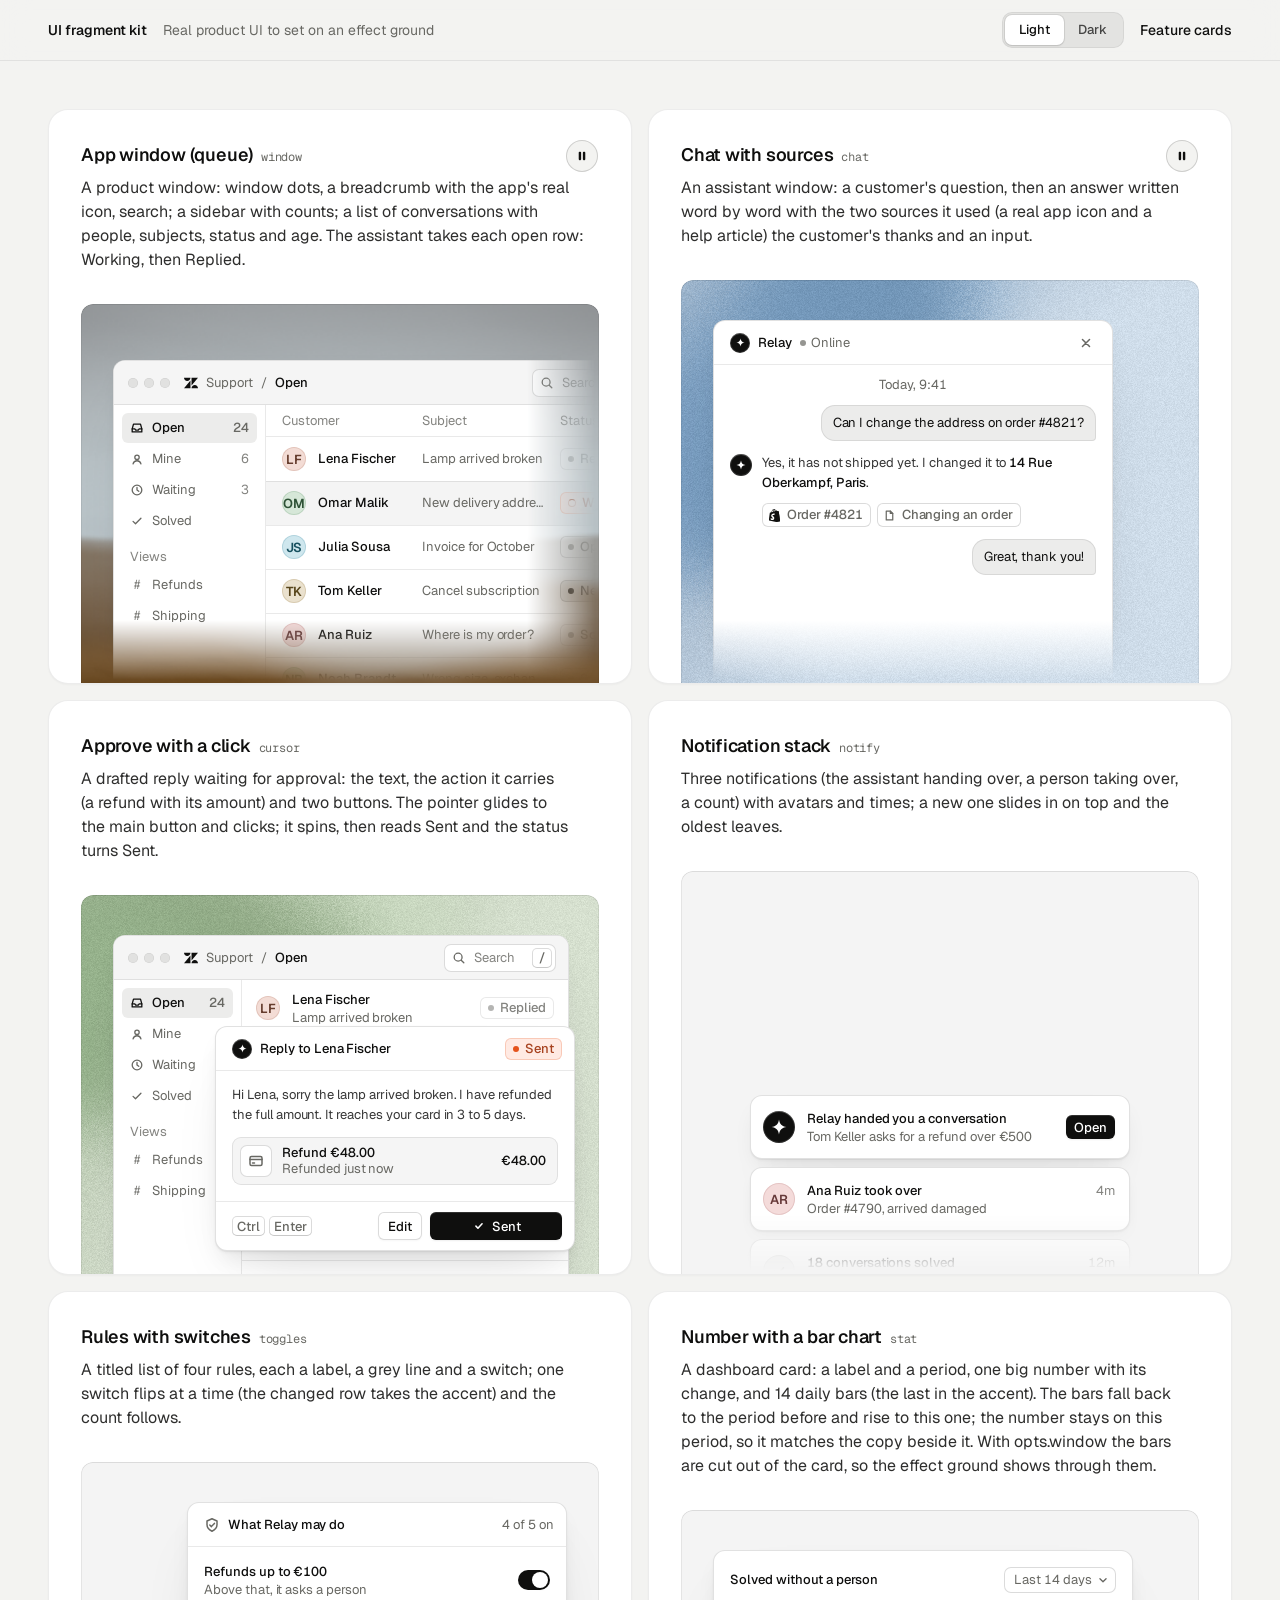
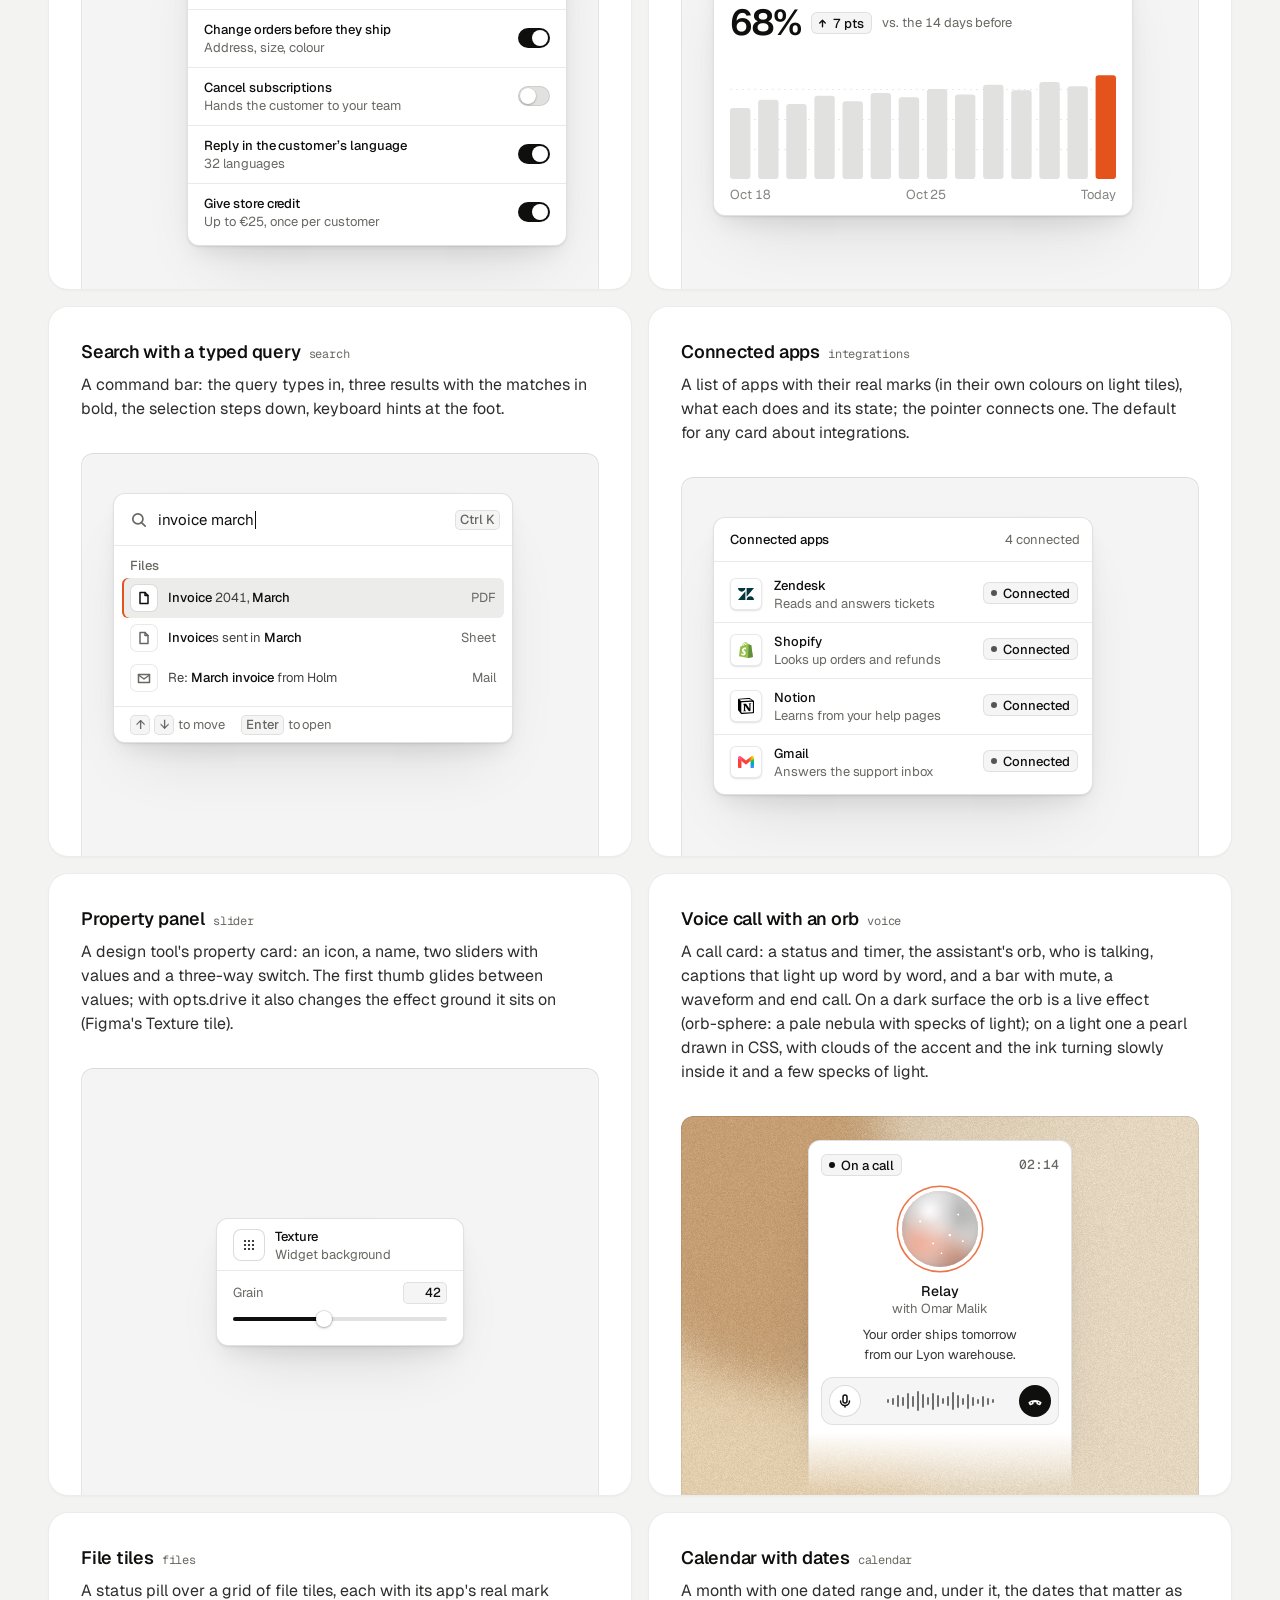
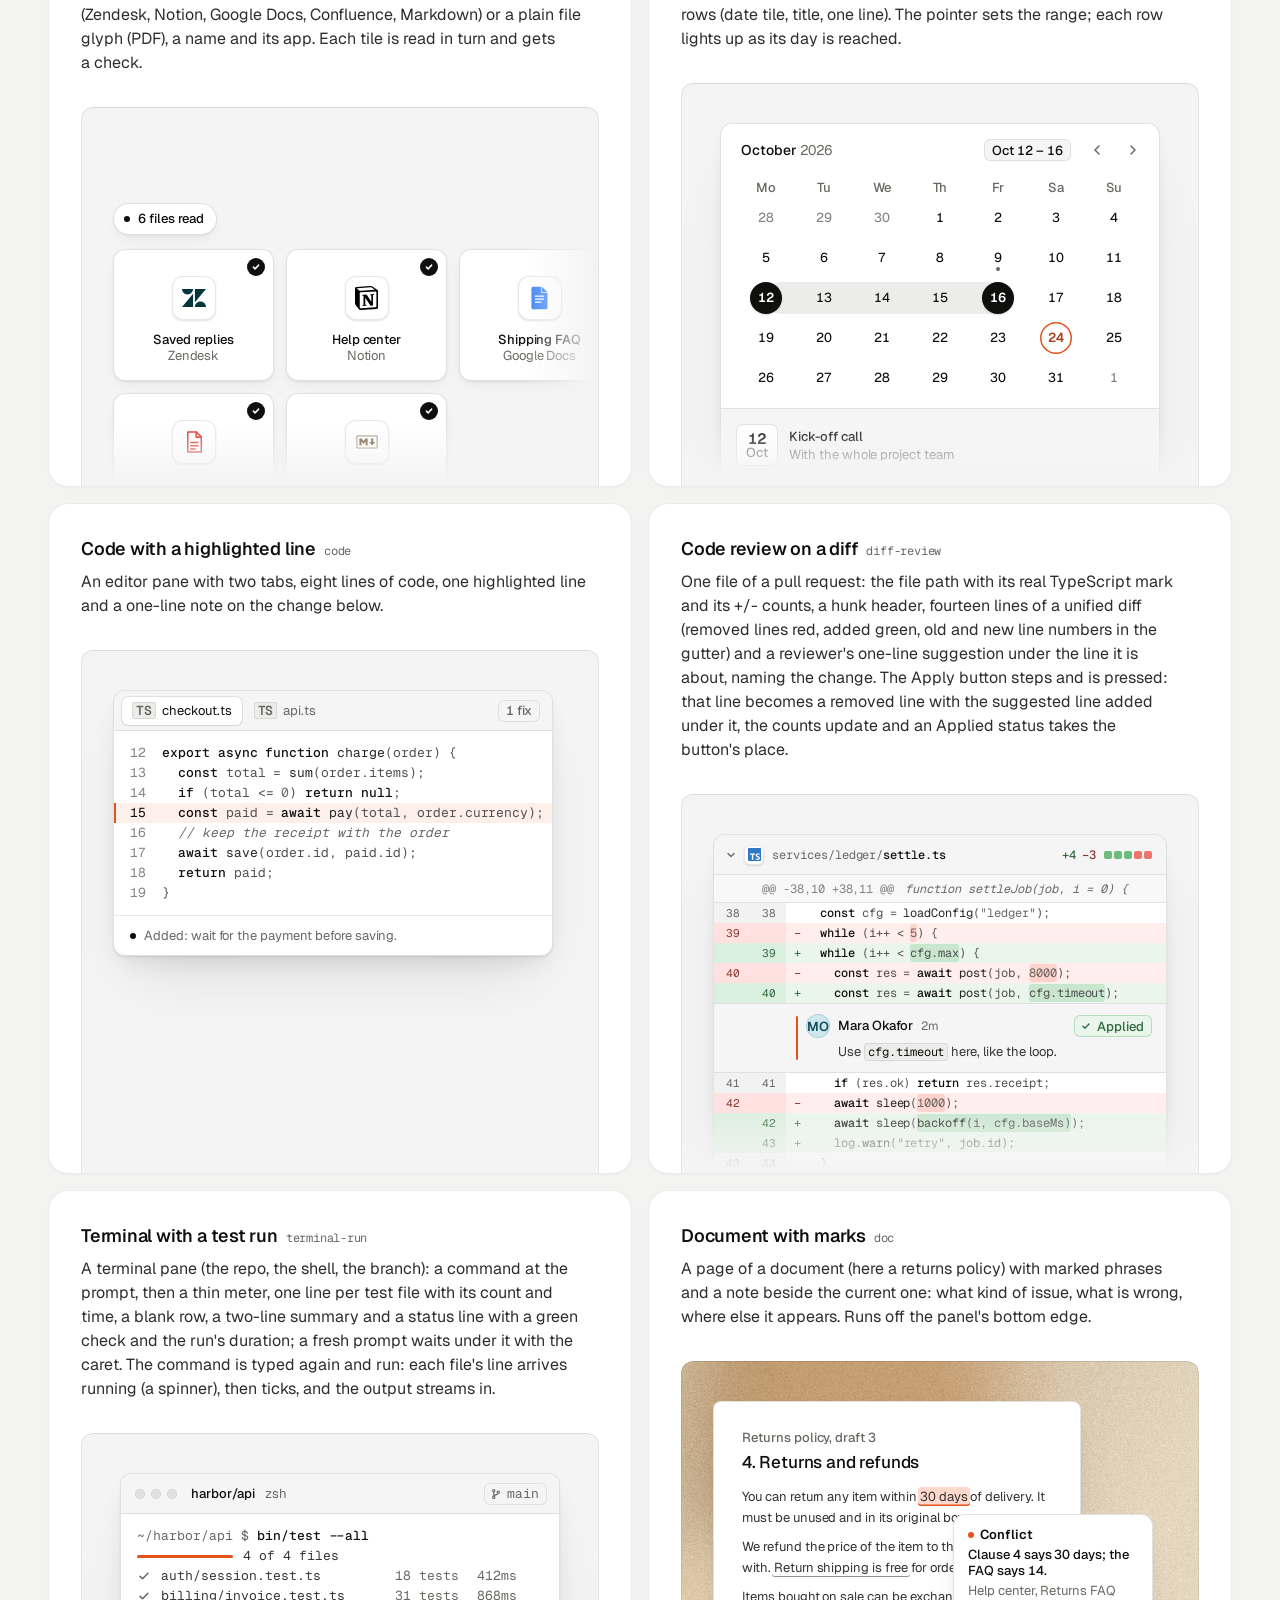
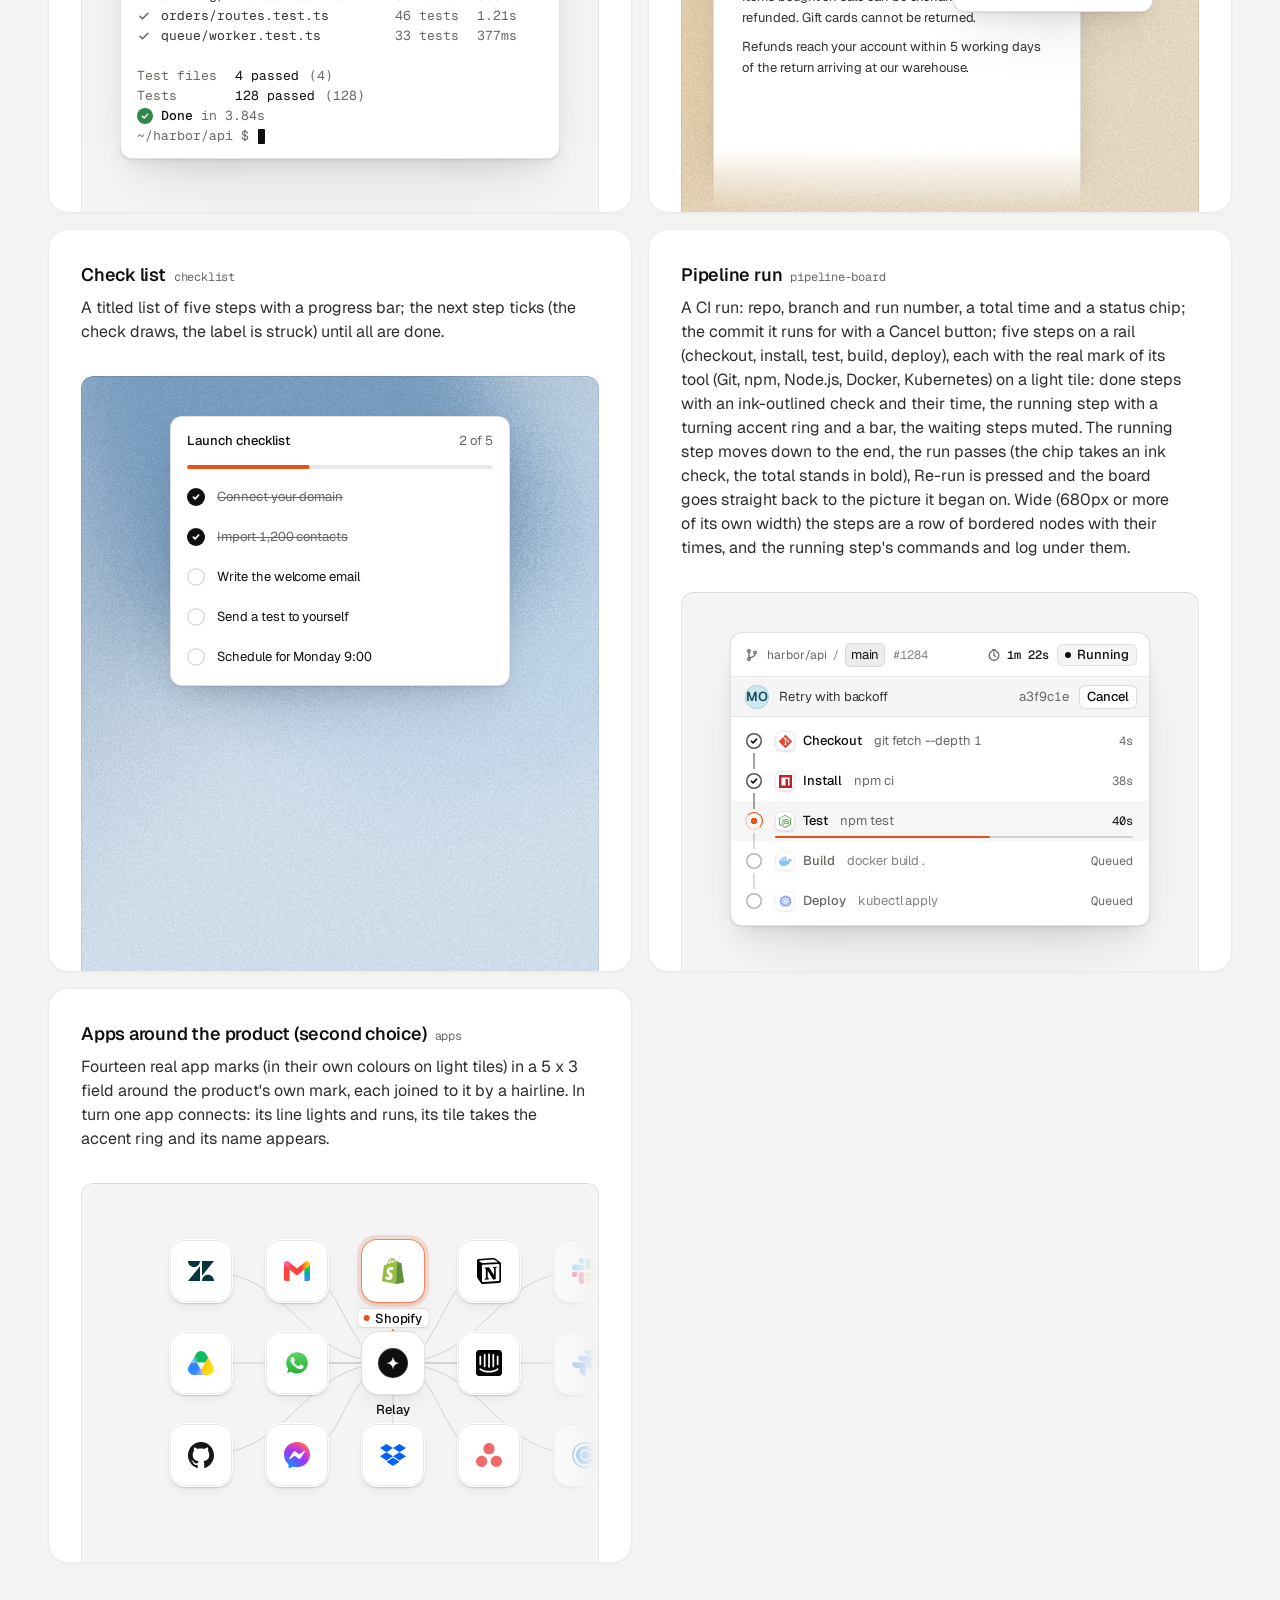
<file: .claude/skills/design-taste-frontend/assets/ui/index.html>
<!doctype html>
<html lang="en" data-theme="light">
<head>
<script>window.__tpGlMax = 16;   /* a gallery shows many live effects at once; a page of a site keeps the default 4 (fx.js) */</script>
<meta charset="utf-8">
<meta name="viewport" content="width=device-width, initial-scale=1">
<title>UI fragment kit</title>
<meta name="description" content="Nineteen pieces of real product UI from the taste-skill kit, each on an effect ground in a feature card.">
<link rel="preconnect" href="https://fonts.googleapis.com">
<link rel="preconnect" href="https://fonts.gstatic.com" crossorigin>
<link href="https://fonts.googleapis.com/css2?family=Geist:wght@300..700&family=Geist+Mono:wght@400;500&display=swap" rel="stylesheet">
<link rel="stylesheet" href="base.css">
<link rel="stylesheet" href="cards.css">
<style>
  :root { --font-text: "Geist", system-ui, sans-serif; --font-display: "Geist", system-ui, sans-serif; --font-mono: "Geist Mono", ui-monospace, monospace; }
  [data-theme="light"] { --bg: #f3f3f1; --card: #ffffff; --ink: #0f0f0e; --muted: #686863; --accent: #e5531c; --accent-ink: #ffffff; --g-bg: #e9e8e4; --g-surface: #f6f5f2; --frag: #ffffff; --warm: #c9a679; }
  [data-theme="dark"] { --bg: #070708; --card: #151517; --ink: #f2f2ef; --muted: #8f9094; --accent: #ff7a3c; --accent-ink: #120c08; --g-bg: #0e0e10; --g-surface: #1b1c1f; --frag: #1c1d20; --warm: #9c9689; }
  * { box-sizing: border-box; }
  html, body { margin: 0; }
  body { font-family: var(--font-text); background: var(--bg); color: var(--ink); -webkit-font-smoothing: antialiased; }
  .panel { --fx-bg: var(--g-bg); --fx-surface: var(--g-surface); --fx-ink: var(--ink); --fx-muted: var(--muted); --fx-accent: var(--hue, var(--warm)); --fx-accent-ink: var(--accent-ink); --calm: var(--g-bg); --p-h: 380px; }
  .top { position: sticky; top: 0; z-index: 20; background: color-mix(in oklab, var(--bg) 86%, transparent); backdrop-filter: blur(14px); -webkit-backdrop-filter: blur(14px); border-bottom: 1px solid color-mix(in oklab, var(--ink) 8%, transparent); }
  .top__in { max-width: 1232px; margin: 0 auto; padding: 0 24px; height: 60px; display: flex; align-items: center; gap: 16px; font-size: 14px; line-height: 20px; }
  .top__in strong { font-weight: 560; }
  .top__in > span { color: var(--muted); }
  .sp { flex: 1; }
  .seg { display: inline-flex; padding: 3px; border-radius: 10px; background: color-mix(in oklab, var(--ink) 6%, var(--bg)); box-shadow: inset 0 0 0 1px color-mix(in oklab, var(--ink) 6%, transparent); }
  .seg button { font: inherit; font-size: 13px; font-weight: 500; border: 0; background: none; color: color-mix(in oklab, var(--ink) 72%, var(--bg)); height: 30px; padding: 0 14px; border-radius: 7px; cursor: pointer; }
  .seg button[aria-pressed="true"] { background: var(--card); color: var(--ink); box-shadow: 0 0 0 1px color-mix(in oklab, var(--ink) 8%, transparent), 0 1px 2px rgb(0 0 0 / .1); }
  .top__in a { color: var(--ink); text-decoration: none; font-weight: 500; }
  main { max-width: 1232px; margin: 0 auto; padding: 48px 24px 96px; }
  .grid { display: grid; grid-template-columns: repeat(2, minmax(0, 1fr)); gap: 16px; }
  .card > h3 code { font: 400 12px/16px var(--font-mono); color: var(--muted); margin-left: 8px; }
  @media (max-width: 860px) { .grid { grid-template-columns: minmax(0, 1fr); } }
  @media (max-width: 600px) { main { padding: 24px 16px 64px; } .top__in { padding: 0 16px; } .top__in > span { display: none; } .panel { --p-h: 340px; } }
</style>
</head>
<body>
<header class="top">
  <div class="top__in">
    <strong>UI fragment kit</strong><span>Real product UI to set on an effect ground</span>
    <span class="sp"></span>
    <div class="seg" role="group" aria-label="Theme"><button type="button" data-mode="light" aria-pressed="true">Light</button><button type="button" data-mode="dark" aria-pressed="false">Dark</button></div>
    <a href="cards.html">Feature cards</a>
  </div>
</header>
<main><div class="grid" id="grid"></div></main>

<script type="module">
  import fx from '../effects/fx.js';
  import ui from './ui.js';
  const index = await fetch('index.json').then(r => r.json());
  // where each one sits, as its meta.json says: anchored at a corner or rising from the bottom and cut by
  // the panel's edge, or whole with 24px or more of ground round it; a fade only where an edge cuts it.
  // Only the compact slider sits in the calm middle (Figma's Texture tile); the cursor dialog is shown
  // where it belongs, over the lower-right edge of a window. [class, fade, style, opts]
  const PLACE = {
    window: ['at-corner', 'stage--fade-br', '--ay:56px'],
    chat: ['at-rise to-edge', 'stage--fade-b'],
    cursor: ['at-over', '', '--bx:24px;--by:24px'],
    notify: ['at-rise fit', 'stage--fade-b', '--ay:calc(100% - 180px);--ay-sm:calc(100% - 180px);--fit-max:380px'],
    toggles: ['at-right', ''],
    stat: ['at-corner', ''],
    search: ['at-corner', ''],
    integrations: ['at-corner', ''],
    slider: ['at-center', '', '', '{"compact":true,"drive":{"param":"grain","min":0.15,"max":0.95}}'],
    voice: ['at-rise to-edge fit', 'stage--fade-b', '--ax:max(24px, 50% - 132px);--ay:24px;--fit-max:264px'],
    files: ['at-corner wide', 'stage--fade-br', '--w:680px;--ay:96px'],
    calendar: ['at-rise fit', 'stage--fade-b', '--fit-max:440px'],
    code: ['at-corner', ''],
    'diff-review': ['at-corner fit', 'stage--fade-b', '--fit-max:480px'],
    'terminal-run': ['at-rise fit', '', '--fit-max:440px'],
    'pipeline-board': ['at-rise fit', '', '--fit-max:420px'],
    doc: ['at-corner to-edge', 'stage--fade-b'],
    checklist: ['at-rise fit', '', '--fit-max:340px'],
    apps: ['at-corner wide', 'stage--fade-br', '--w:560px;--ay:48px'],
  };
  // grounds behind UI are soft lit fields (never a line or dot pattern), on both themes: the bright
  // picture behind dark UI on the dark page, a clear step darker than white UI on the light page
  // the painting stays abstract (a mist over warm sand, level, fully soft) and shows once on the page
  const PAINT = ['painterly-landscape', { blur: 1, brush: 0.35, slope: 0, hillY: 0.3, horizon: 0.62, calm: 0.2, calmX: 0.6, calmY: 0.8, drift: 0, side: 1 }, '{"bg":"#a3b0b6","accent":"#c49a6c"}'];
  const GRAIN = ['grain-gradient', { speed: 0, grainMotion: 0, calm: 0.2, calmX: 0.5, calmY: 0.6, tint: 0.6, contrast: 0.6 }, '{"bg":"#d9ccb7","surface":"#e9e0d2","ink":"#2a2622","muted":"#6f675c","accent":"#a8794a"}'];
  const SKY = [GRAIN[0], GRAIN[1], '{"bg":"#c6d3df","surface":"#d6e0e9","ink":"#25303a","muted":"#5d6873","accent":"#3f6a92"}'];
  const SAGE = [GRAIN[0], GRAIN[1], '{"bg":"#cdd6c6","surface":"#dce3d6","ink":"#262d24","muted":"#5f6a5a","accent":"#6c8e63"}'];
  const GROUND = (m, i) => (m.name === 'slider' ? GRAIN : i === 0 ? PAINT : [GRAIN, SKY, SAGE][i % 3]);
  const q = new URLSearchParams(location.search);
  const grid = document.getElementById('grid');
  grid.innerHTML = index.fragments.map((m, i) => {
    const [at, fade, extra = '', opts = ''] = PLACE[m.name] || ['at-corner', 'stage--fade-br'];
    const [id, params, pal] = GROUND(m, i);
    const w = at === 'at-center' ? '' : ` style="--ax:32px;--ay:40px;${extra}"`;
    const o = opts ? ` data-ui-opts='${opts}'` : '';
    // the cursor is a dialog over a window's edge: the window under it holds still
    const under = m.name === 'cursor' ? `<div class="at-corner" style="--ax:32px;--ay:40px" data-ui-load="window" data-ui-opts='{"compact":true}' data-ui-still></div>` : '';
    return `<article class="card card--row"><h3>${m.title}<code>${m.name}</code></h3><p>${m.shows}</p>
      <div class="panel" data-fx="${id}" data-fx-seed="${(i + 1) * 17}" data-fx-params='${JSON.stringify(params)}' data-fx-palette='${pal}' style="--calm-k:0%">
        <div class="stage ${fade}">${under}<div class="${at}"${w}${o} data-ui-load="${m.name}"></div></div></div></article>`;
  }).join('');
  function setMode(mode) {
    document.documentElement.dataset.theme = mode;
    document.querySelectorAll('.seg button').forEach(b => b.setAttribute('aria-pressed', String(b.dataset.mode === mode)));
  }
  setMode(q.get('mode') === 'dark' ? 'dark' : 'light');
  if (q.has('t')) fx.setClock(+q.get('t'));
  // each ground is drawn once near the screen and kept as a picture (its WebGL context freed), so nineteen
  // panels need one or two contexts, not nineteen
  await Promise.all([ui.loadAll(grid), ui.grounds(grid, fx)]);
  document.documentElement.dataset.ready = '1';
  document.querySelectorAll('.seg button').forEach(b => b.addEventListener('click', async () => {
    setMode(b.dataset.mode);
    for (const el of grid.querySelectorAll('[data-ui]')) el.__ui?.repaint?.();
    await ui.grounds(grid, fx);
  }));
</script>
</body>
</html>
</file>
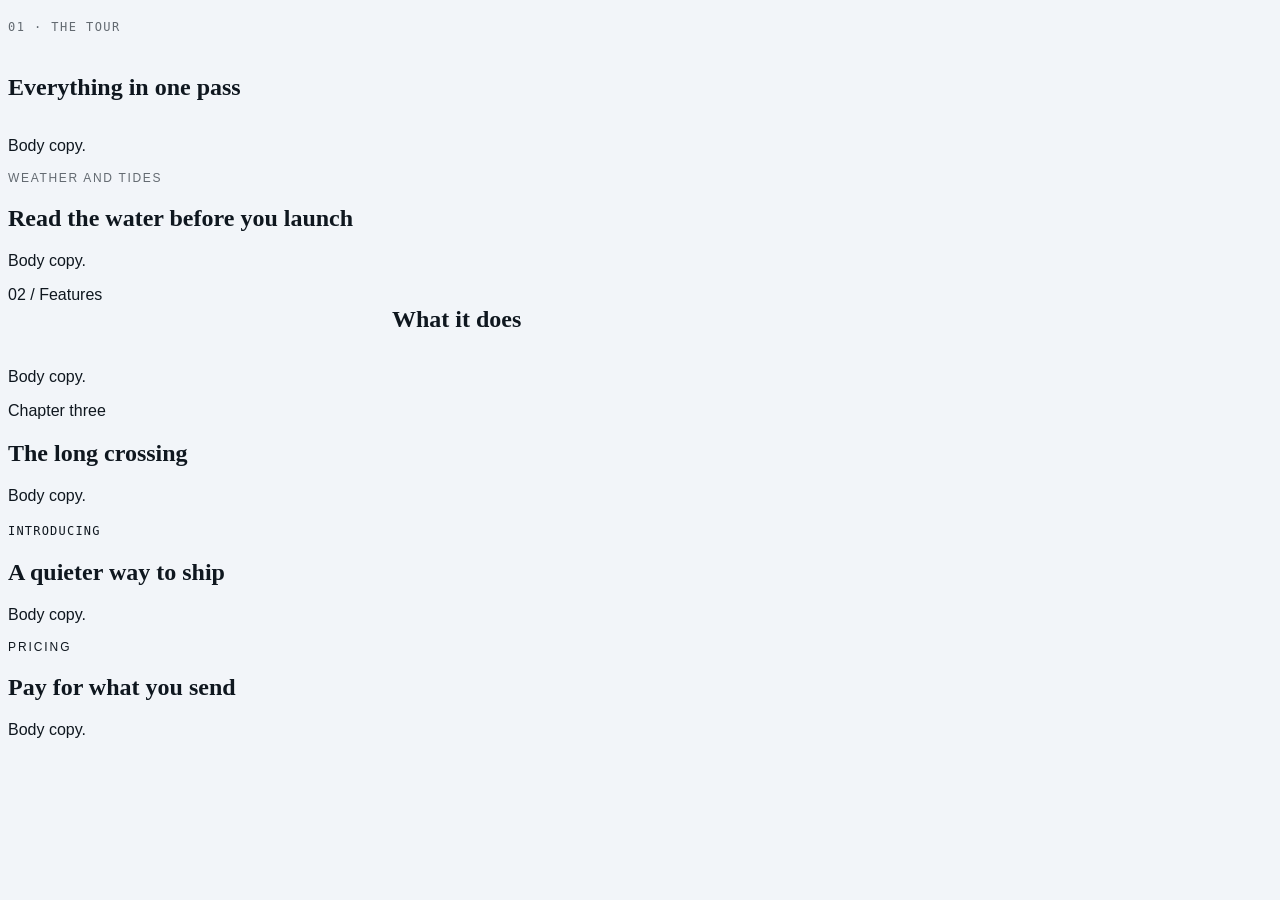
<file: .claude/skills/hallmark/scripts/fixtures/eyebrow-fail/index.html>
<!doctype html>
<!--
  Gate 54 fixture: MUST FAIL, six times.

  Every case here was invisible to the pre-1.3 detector, which keyed on
  `grid-template-columns` in the CSS and so only ever saw one geometry.
  Assertion (run from this directory):

    node ../../sloplint.mjs . --json | node -e "let s='';process.stdin.on('data',d=>s+=d).on('end',()=>console.log(JSON.parse(s).findings.filter(f=>f.gate==='54'&&f.grade==='FAIL').length))"
    # expected: 6

  Scoped to gate 54 on purpose: this file is deliberately slop in other ways too.
-->
<html lang="en">
<head>
<meta charset="utf-8">
<meta name="viewport" content="width=device-width, initial-scale=1">
<title>Gate 54 eyebrow fixture (must fail)</title>
<style>
/* Hallmark · macrostructure: fixture · tone: n/a · anchor hue: 250 · hero: Settled/H1 */
/* Hallmark · pre-emit critique: P3 H3 E3 S3 R3 V3 · weakest: all - this is a fixture */
:root {
  --color-paper: oklch(97% 0.006 250); --color-ink: oklch(20% 0.02 250);
  --color-muted: oklch(52% 0.015 250);
  --font-display: "Fraunces", serif; --font-body: "Public Sans", sans-serif;
  --font-label: "Geist Mono", monospace;
  --text-xs: 0.75rem; --tracking-label: 0.12em;
}
html, body { overflow-x: clip; }
body { background: var(--color-paper); color: var(--color-ink); font-family: var(--font-body); }
h1, h2, h3 { font-family: var(--font-display); }

/* 1: flex column. No grid anywhere; the old check could not see this. */
.a__head { display: flex; flex-direction: column; gap: 0.5rem; }
.a__eyebrow { font-family: var(--font-label); text-transform: uppercase;
  letter-spacing: var(--tracking-label); font-size: var(--text-xs); color: var(--color-muted); }

/* 2: plain block stack, and a class name outside the label vocabulary.
       Caught by resolved CSS alone: uppercase + tracking + small size. */
.b__strand { text-transform: uppercase; letter-spacing: 0.14em; font-size: 0.75rem;
  color: var(--color-muted); }

/* 3: the classic side-by-side grid. Regression guard for the old behaviour. */
.c__head { display: grid; grid-template-columns: minmax(0, 0.4fr) minmax(0, 1fr); gap: 2rem; }

/* 4: multi-column head declared ONLY inside a max-width block. The old check
       skipped every max-width rule, so this shape was a free pass. */
@media (max-width: 48rem) {
  .d__head { display: grid; grid-template-columns: 1fr 2fr; }
}

/* 5: class-less heading. The old check required a semantic match on the head
       wrapper's own classes to even look. */
.e__mark { font-family: var(--font-label); text-transform: uppercase;
  letter-spacing: 0.1em; font-size: 0.75rem; }

/* 6: "overline" was not in the old vocabulary at all. */
.overline { font-size: 0.75rem; letter-spacing: 0.16em; text-transform: uppercase; }
</style>
</head>
<body>

<!-- 1 · flex column stack -->
<section>
  <div class="a__head">
    <p class="a__eyebrow">01 · The tour</p>
    <h2>Everything in one pass</h2>
  </div>
  <p>Body copy.</p>
</section>

<!-- 2 · plain block stack, non-vocabulary class, CSS signals only -->
<section>
  <div>
    <p class="b__strand">Weather and tides</p>
    <h2>Read the water before you launch</h2>
  </div>
  <p>Body copy.</p>
</section>

<!-- 3 · side-by-side grid (the only shape the old gate caught) -->
<section>
  <div class="c__head">
    <span class="eyebrow">02 / Features</span>
    <h2>What it does</h2>
  </div>
  <p>Body copy.</p>
</section>

<!-- 4 · two-column head hidden inside a max-width query -->
<section>
  <div class="d__head">
    <span class="kicker">Chapter three</span>
    <h2>The long crossing</h2>
  </div>
  <p>Body copy.</p>
</section>

<!-- 5 · class-less heading under a labelled span -->
<section>
  <div>
    <span class="e__mark">Introducing</span>
    <h2>A quieter way to ship</h2>
  </div>
  <p>Body copy.</p>
</section>

<!-- 6 · the word the old vocabulary never knew -->
<section>
  <div>
    <p class="overline">Pricing</p>
    <h2>Pay for what you send</h2>
  </div>
  <p>Body copy.</p>
</section>

</body>
</html>
</file>
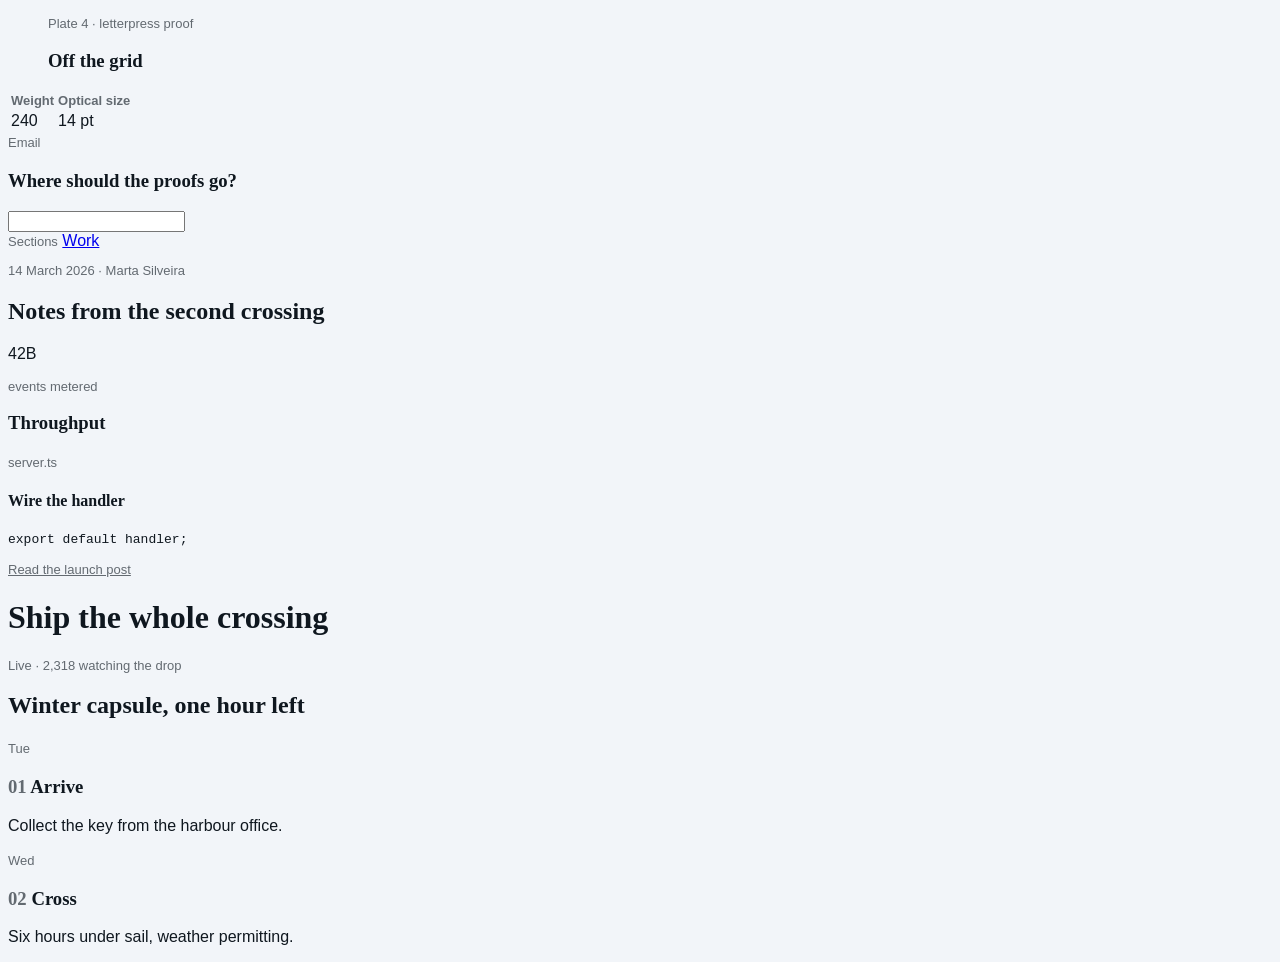
<file: .claude/skills/hallmark/scripts/fixtures/eyebrow-pass/index.html>
<!doctype html>
<!--
  Gate 54 fixture: MUST NOT FAIL.

  Ten shapes that look like an eyebrow to a naive detector and are not one.
  Each carries a fact, a destination, or an identifier the reader would
  otherwise lack: the exceptions gate 54 lists in references/gates.md.

  Assertion (run from this directory):

    node ../../sloplint.mjs . --json | node -e "let s='';process.stdin.on('data',d=>s+=d).on('end',()=>console.log(JSON.parse(s).findings.filter(f=>f.gate==='54').length))"
    # expected: 0

  Scoped to gate 54: this file makes no claim to be clean on the other gates.
-->
<html lang="en">
<head>
<meta charset="utf-8">
<meta name="viewport" content="width=device-width, initial-scale=1">
<title>Gate 54 carve-out fixture (must pass)</title>
<meta name="description" content="Fragments that sit near a heading without announcing it; gate 54 must stay quiet on every one.">
<style>
/* Hallmark · shape: fixture · genre: editorial · theme: fixture (by request)
 * hero: Settled · nav: none · footer: none · enrichment: none · signature: none, this is a gate 54 fixture
 * axes: light/roman-serif/cool · posture: restrained · contrast: pass · fold: n/a · v2.0.0 */
/* Hallmark · pre-emit critique: P3 H3 E3 S3 R3 V3 · weakest: all, this is a fixture */
/* Hallmark · answered F21 · unrelated fragments in one file, not a single document outline */
:root {
  --color-paper: oklch(97% 0.006 250); --color-ink: oklch(20% 0.02 250);
  --color-muted: oklch(52% 0.015 250); --color-accent: oklch(52% 0.14 250); --color-accent-ink: oklch(98% 0.005 250);
  --font-display: "Fraunces", serif; --font-body: "Public Sans", sans-serif;
  --font-label: var(--font-body);
  --text-xs: 0.8125rem;
}
html, body { overflow-x: clip; }
html { scrollbar-color: var(--color-muted) var(--color-paper); }
body { background: var(--color-paper); color: var(--color-ink); font-family: var(--font-body); caret-color: var(--color-accent); }
::selection { background: color-mix(in oklab, var(--color-accent) 22%, transparent); color: var(--color-ink); }
:focus-visible { outline: 2px solid var(--color-accent); outline-offset: 2px; }
a:active, button:active { transform: translateY(1px); }
button:disabled { opacity: 0.55; cursor: not-allowed; }
h1, h2, h3, h4 { font-family: var(--font-display); text-wrap: balance; }
.label { font-family: var(--font-label); font-size: var(--text-xs); color: var(--color-muted); }
.steps { list-style: none; counter-reset: step; padding: 0; }
.steps li { counter-increment: step; }
.steps li h3::before { content: counter(step, decimal-leading-zero) "  "; color: var(--color-muted); }
</style>
</head>
<body>

<!-- 1 · figcaption. Identifier, and it names something that is present. -->
<figure>
  <figcaption class="label">Plate 4 · letterpress proof</figcaption>
  <h3>Off the grid</h3>
</figure>

<!-- 2 · table column header. Identifier. -->
<table>
  <thead><tr><th class="label">Weight</th><th class="label">Optical size</th></tr></thead>
  <tbody><tr><td>240</td><td>14 pt</td></tr></tbody>
</table>

<!-- 3 · form field label. Identifier, bound to its control. -->
<form>
  <div>
    <label class="label" for="email">Email</label>
    <h3>Where should the proofs go?</h3>
    <input id="email" type="email">
  </div>
</form>

<!-- 4 · nav label. Destination. -->
<nav>
  <div>
    <span class="label">Sections</span>
    <h2 hidden>Navigation</h2>
    <a href="/work">Work</a>
  </div>
</nav>

<!-- 5 · dateline. Fact: the date appears nowhere else. -->
<article>
  <p class="label"><time datetime="2026-03-14">14 March 2026</time> · Marta Silveira</p>
  <h2>Notes from the second crossing</h2>
</article>

<!-- 6 · unit label AFTER the figure it labels. Order is the discriminator. -->
<section>
  <div>
    <p class="stat__num">42B</p>
    <p class="label">events metered</p>
  </div>
  <h3>Throughput</h3>
</section>

<!-- 7 · code filename tab. Identifier: a real path. -->
<section>
  <div>
    <span class="label">server.ts</span>
    <h4>Wire the handler</h4>
  </div>
  <pre><code>export default handler;</code></pre>
</section>

<!-- 8 · linked announcement chip. Destination, and it goes somewhere real. -->
<header>
  <div>
    <a class="label" href="/changelog/v2">Read the launch post</a>
    <h1>Ship the whole crossing</h1>
  </div>
</header>

<!-- 9 · live telemetry above a headline. Fact, and the digits prove it. -->
<section>
  <div>
    <p class="label">Live · 2,318 watching the drop</p>
    <h1>Winter capsule, one hour left</h1>
  </div>
</section>

<!-- 10 · a real <ol>. The numbers come from counter(), not from typed labels;
         a genuine per-step identifier rides along without becoming a kicker. -->
<ol class="steps">
  <li>
    <span class="label">Tue</span>
    <h3>Arrive</h3>
    <p>Collect the key from the harbour office.</p>
  </li>
  <li>
    <span class="label">Wed</span>
    <h3>Cross</h3>
    <p>Six hours under sail, weather permitting.</p>
  </li>
</ol>

</body>
</html>
</file>
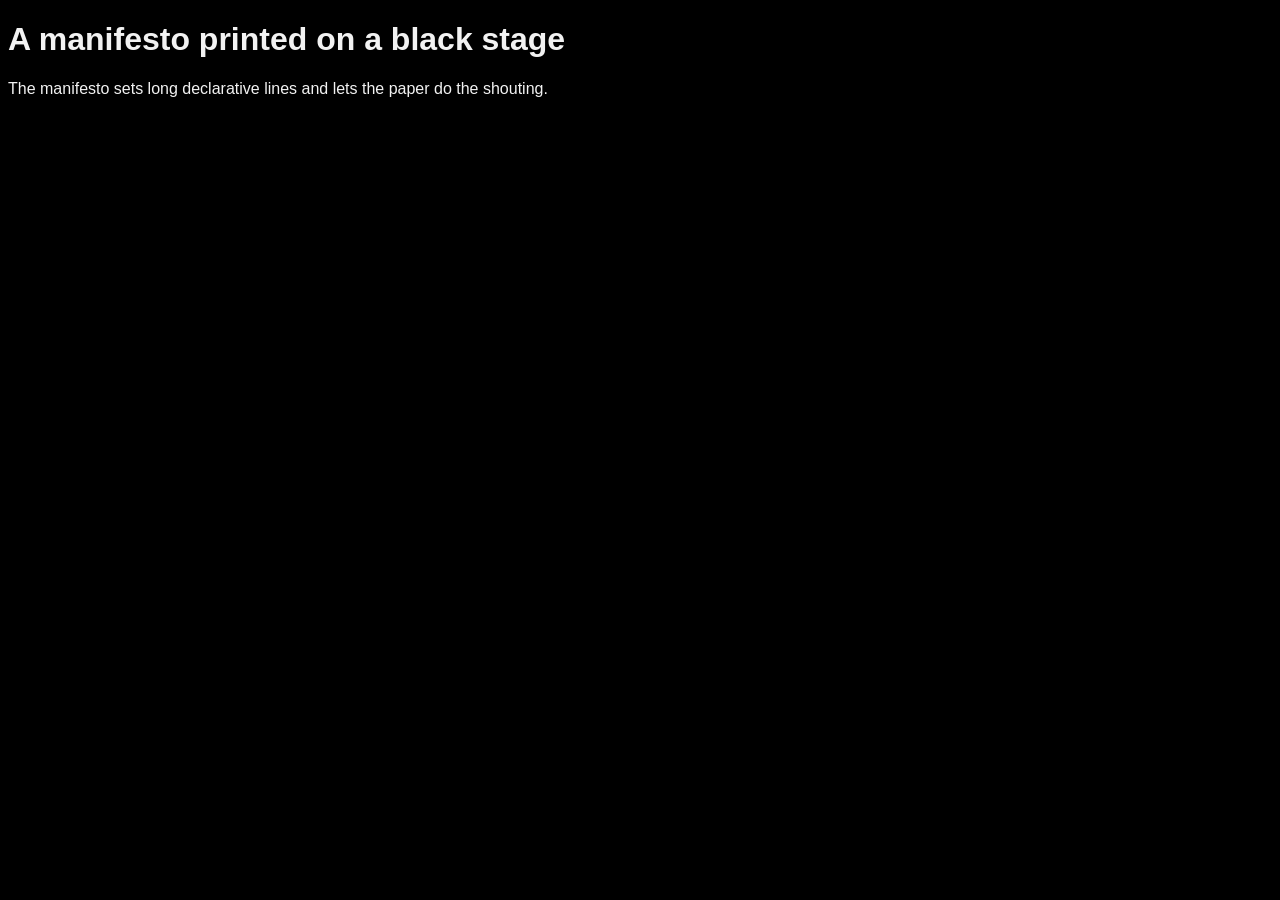
<file: .claude/skills/hallmark/scripts/fixtures/waiver/index.html>
<!doctype html>
<!--
  Waiver fixture. Five waivers are claimed on a deliberately expressive page:
  four are honoured, one is refused because it names a Floor gate, and the build
  ships. There is no cap, so the page is not blocked for being expressive; what
  it gets instead is a NOTE saying four waivers is a house style, not exceptions.

  Assertion (run from this directory):

    node ../../sloplint.mjs . --json | node -e "let s='';process.stdin.on('data',d=>s+=d).on('end',()=>{const j=JSON.parse(s);console.log(JSON.stringify(j.summary))})"
    # expected: fails 0, reflex 0, waived 5, rejected 2, answered 1, notes 1
    # (waived counts findings, not gates: gate 1 fires on both the token and the
    #  h1 rule, and gate 7 on both the token and the body background)

  Case by case:
    waive 40  -> refused, Floor is never waivable, and gate 40 still binds
    waive 7b  -> honoured; the guard (surface: absolute in the stamp) holds
    waive 22  -> honoured
    waive 25  -> honoured (no finding to downgrade on this page)
    waive 1   -> honoured, and trips the >3 house-style NOTE
    answered F3  -> honoured; the Finish finding reports ANSWERED instead of WARN
    answered 40  -> refused; 40 is Floor, and Floor findings are fixed, not answered
-->
<html lang="en">
<head>
<meta charset="utf-8">
<meta name="viewport" content="width=device-width, initial-scale=1">
<title>Waiver fixture</title>
<style>
/* Hallmark · macrostructure: Manifesto · tone: austere · anchor hue: 250 · surface: absolute · nav: N9 · footer: Ft2 · hero: Poster/H1 */
/* Hallmark · pre-emit critique: P5 H4 E5 S4 R5 V4 · weakest: E - fixture, not a real build */
/* Hallmark · waive 40 · contrast measured on the stage · the manifesto is printed white on black */
/* Hallmark · waive 7b · surface: absolute declared, 40-41 pass · the manifesto stage is printed on black paper */
/* Hallmark · waive 22 · neutrals achromatic throughout · the manifesto rules are pure grey by intent */
/* Hallmark · waive 25 · measure runs to 96ch · the manifesto sets long declarative lines */
/* Hallmark · waive 1 · two families declared · the manifesto pairs a display serif with a grotesque */
/* Hallmark · answered F3 · the manifesto head is one word and cannot wrap, so balance has nothing to balance */
/* Hallmark · answered 40 · contrast is fine here honestly */
:root {
  --color-paper: #000;
  --color-ink: oklch(96% 0 250);
  --font-display: Inter, sans-serif;
  --font-body: "Public Sans", sans-serif;
}
html, body { overflow-x: clip; }
body { background: var(--color-paper); color: var(--color-ink); font-family: var(--font-body); }
h1 { font-family: var(--font-display); }
</style>
</head>
<body>
  <h1>A manifesto printed on a black stage</h1>
  <p>The manifesto sets long declarative lines and lets the paper do the shouting.</p>
</body>
</html>
</file>
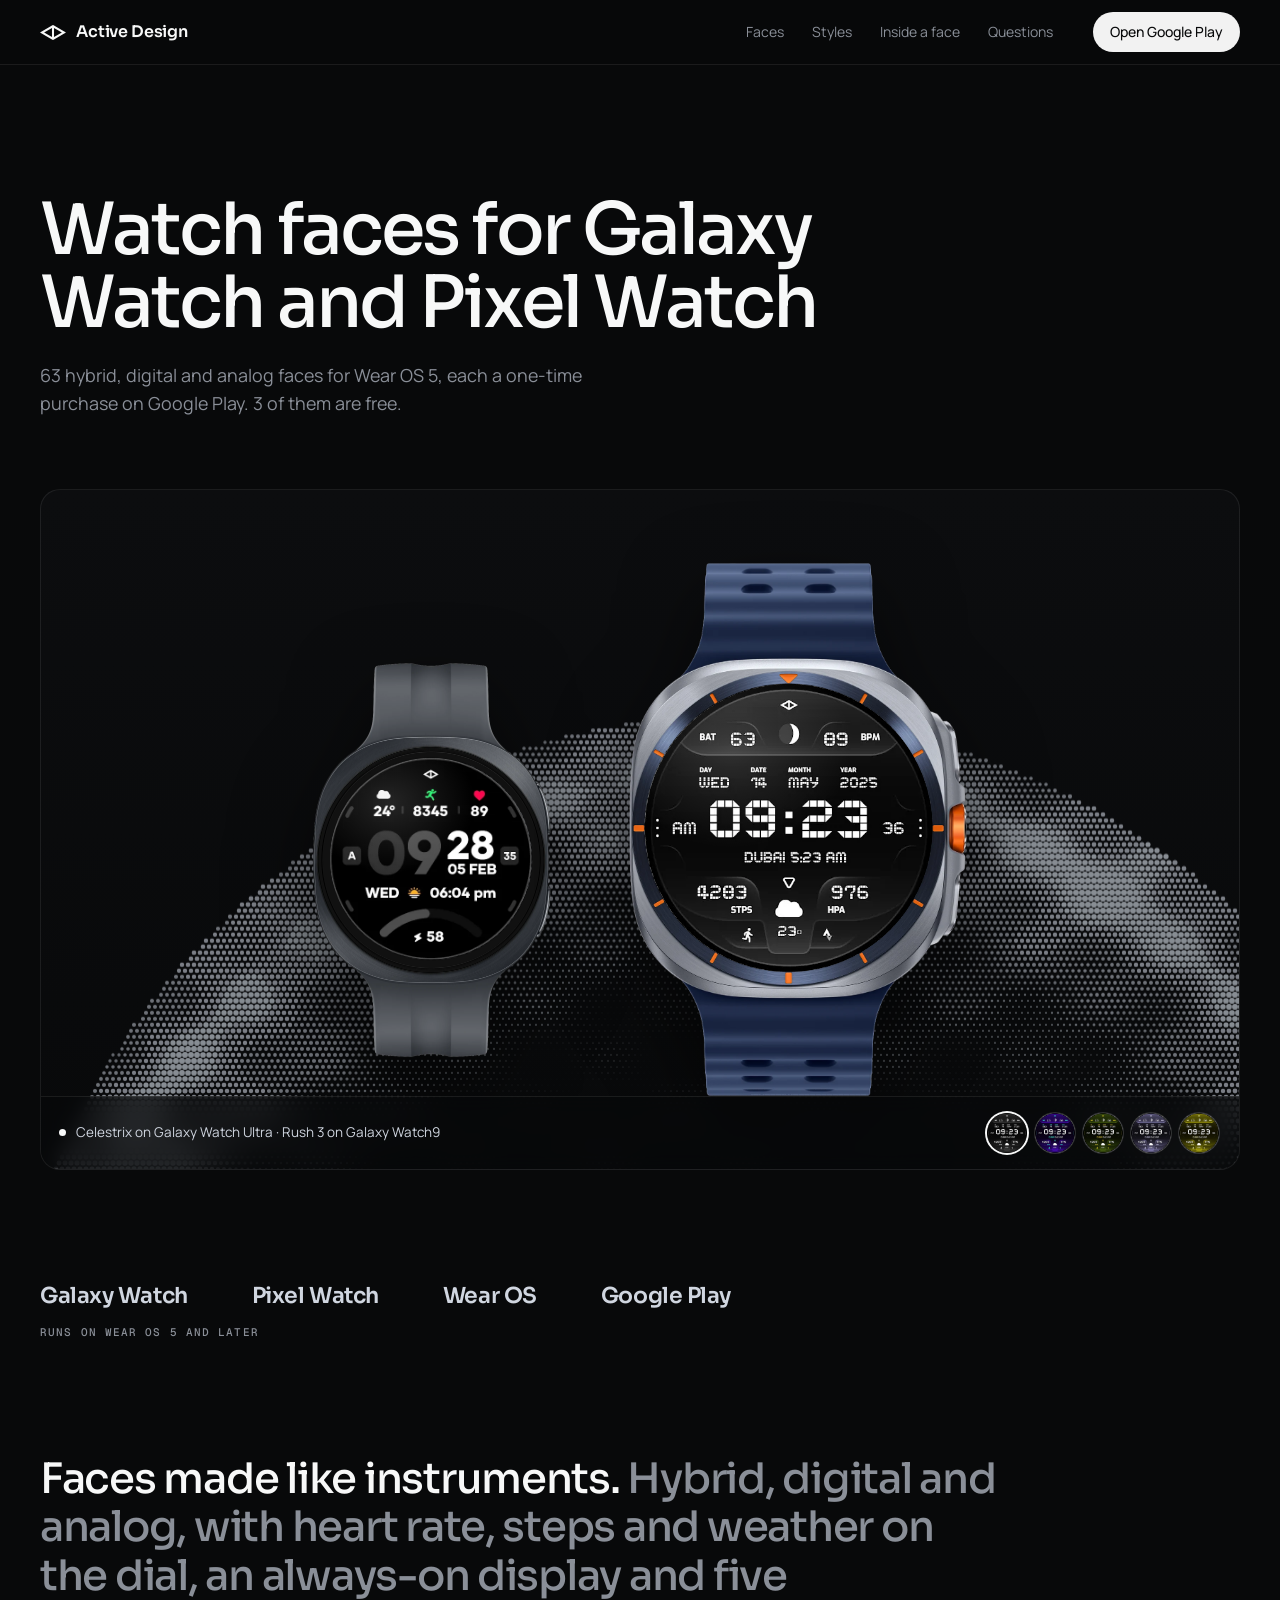
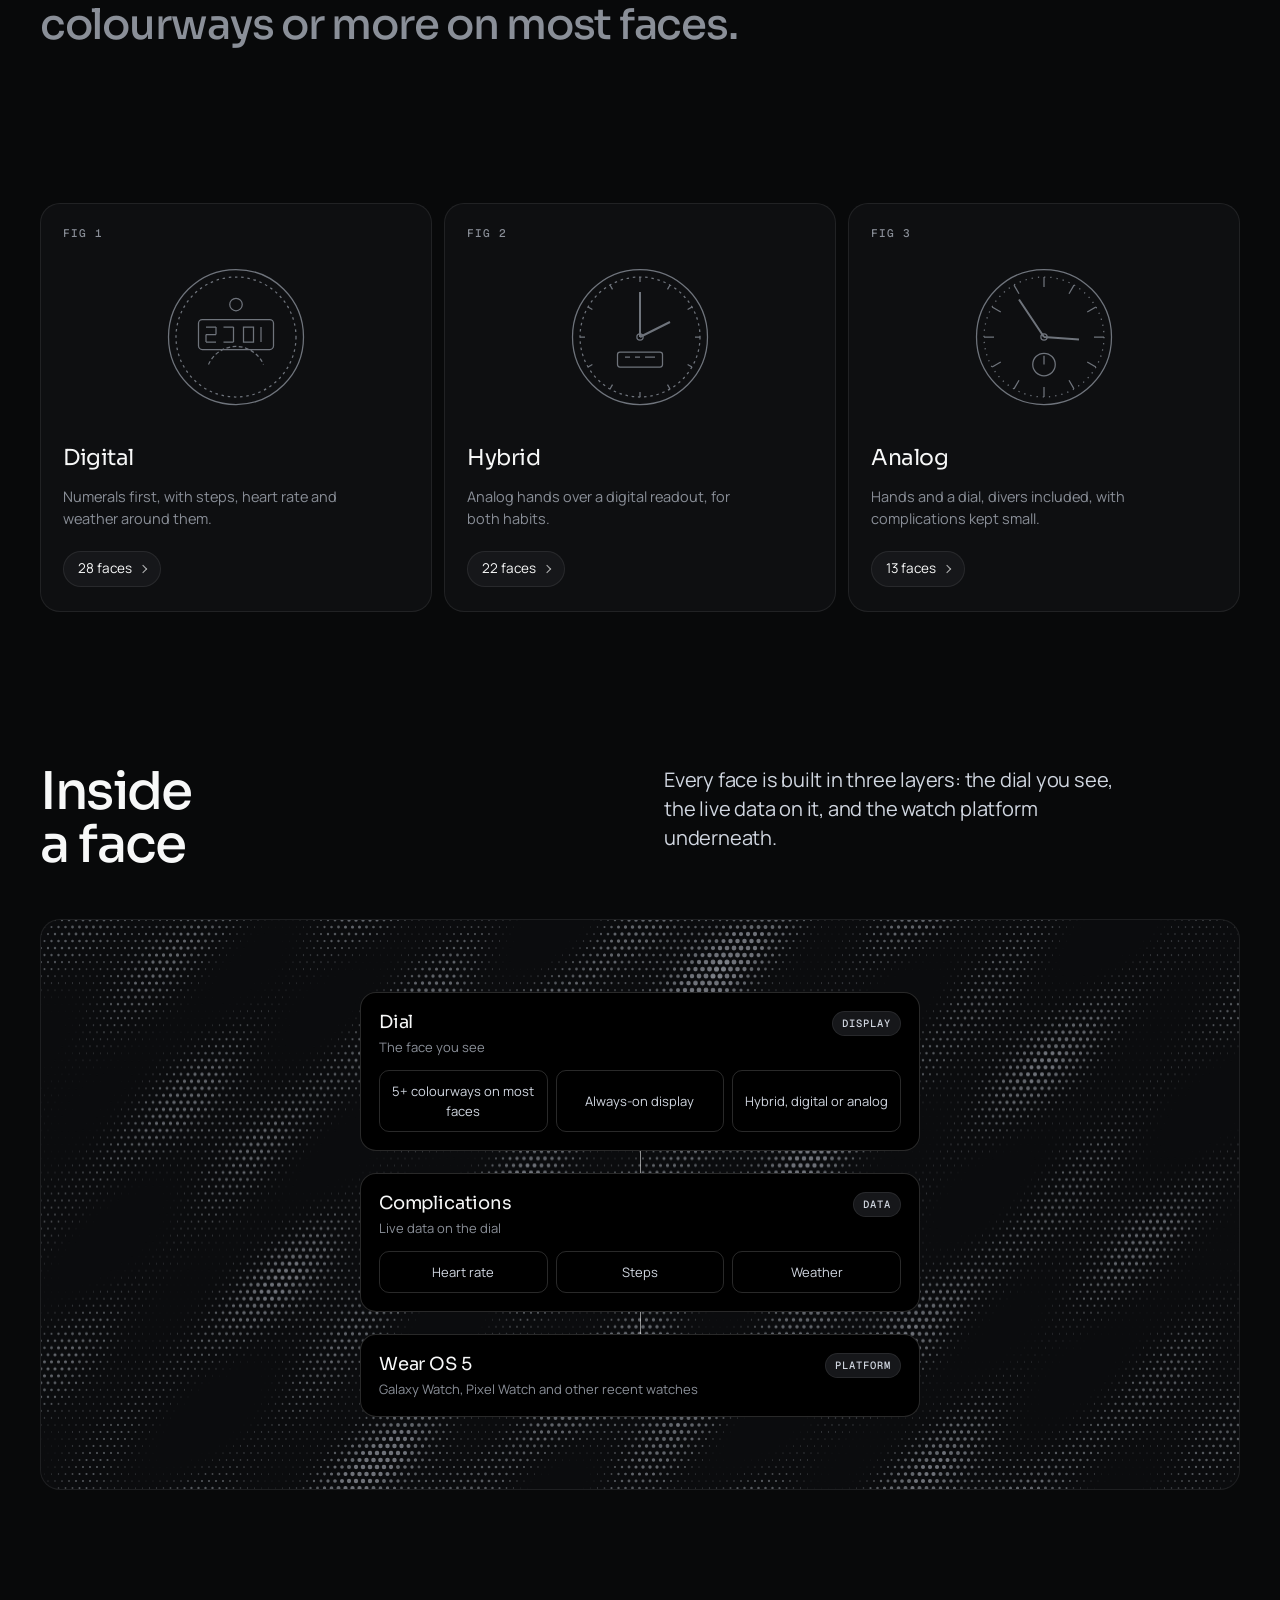
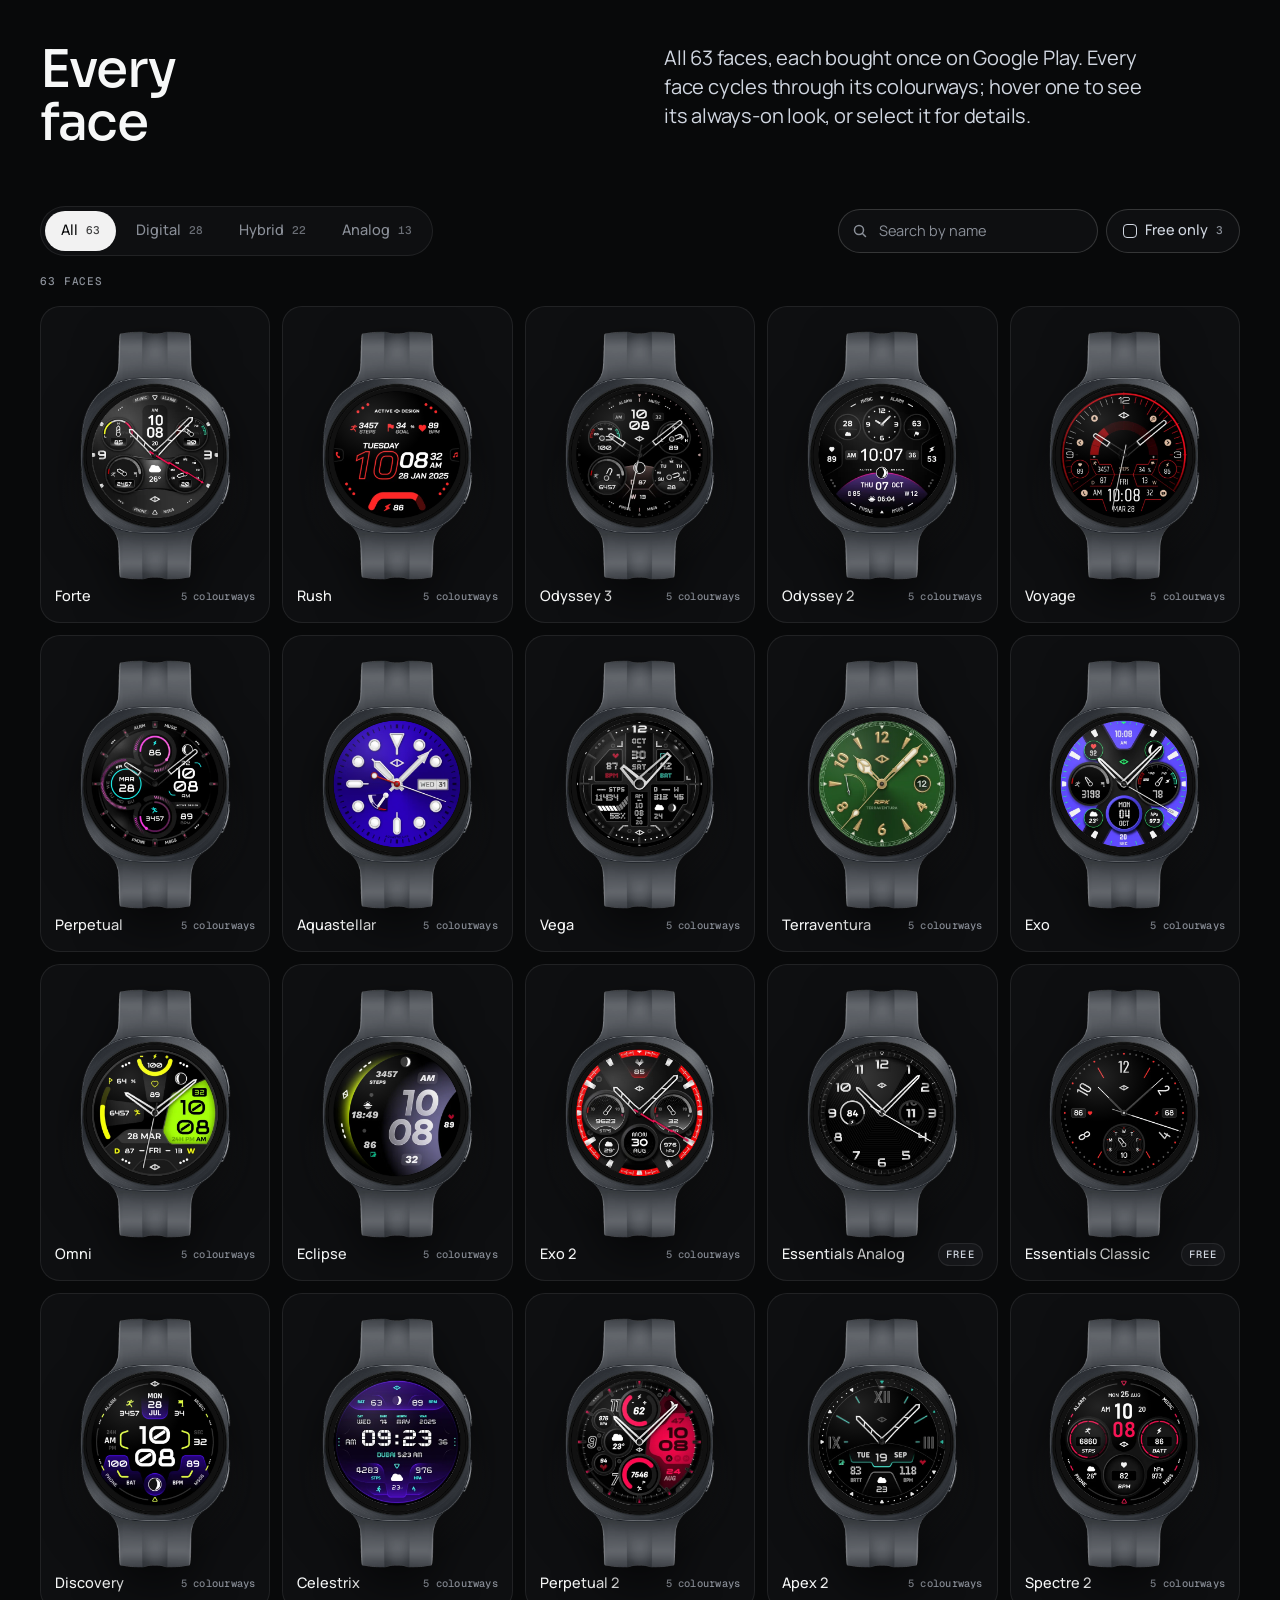
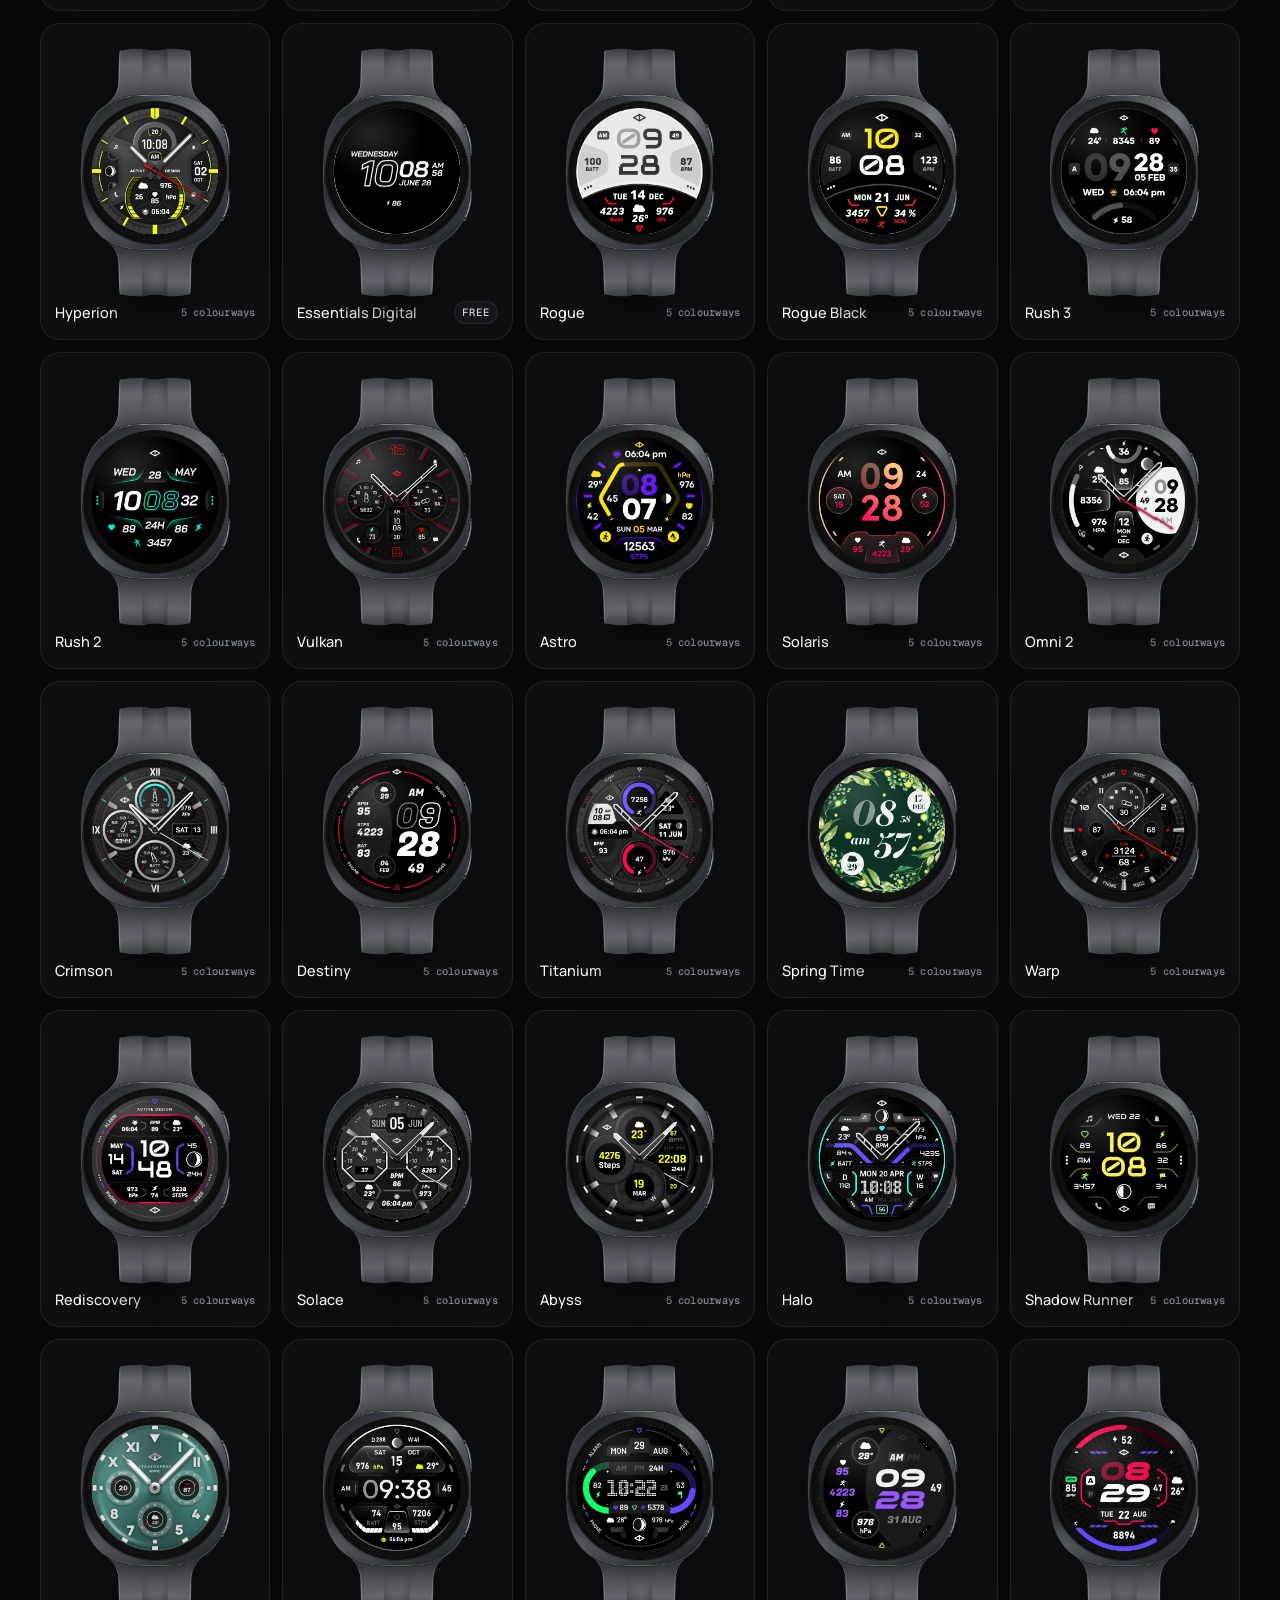
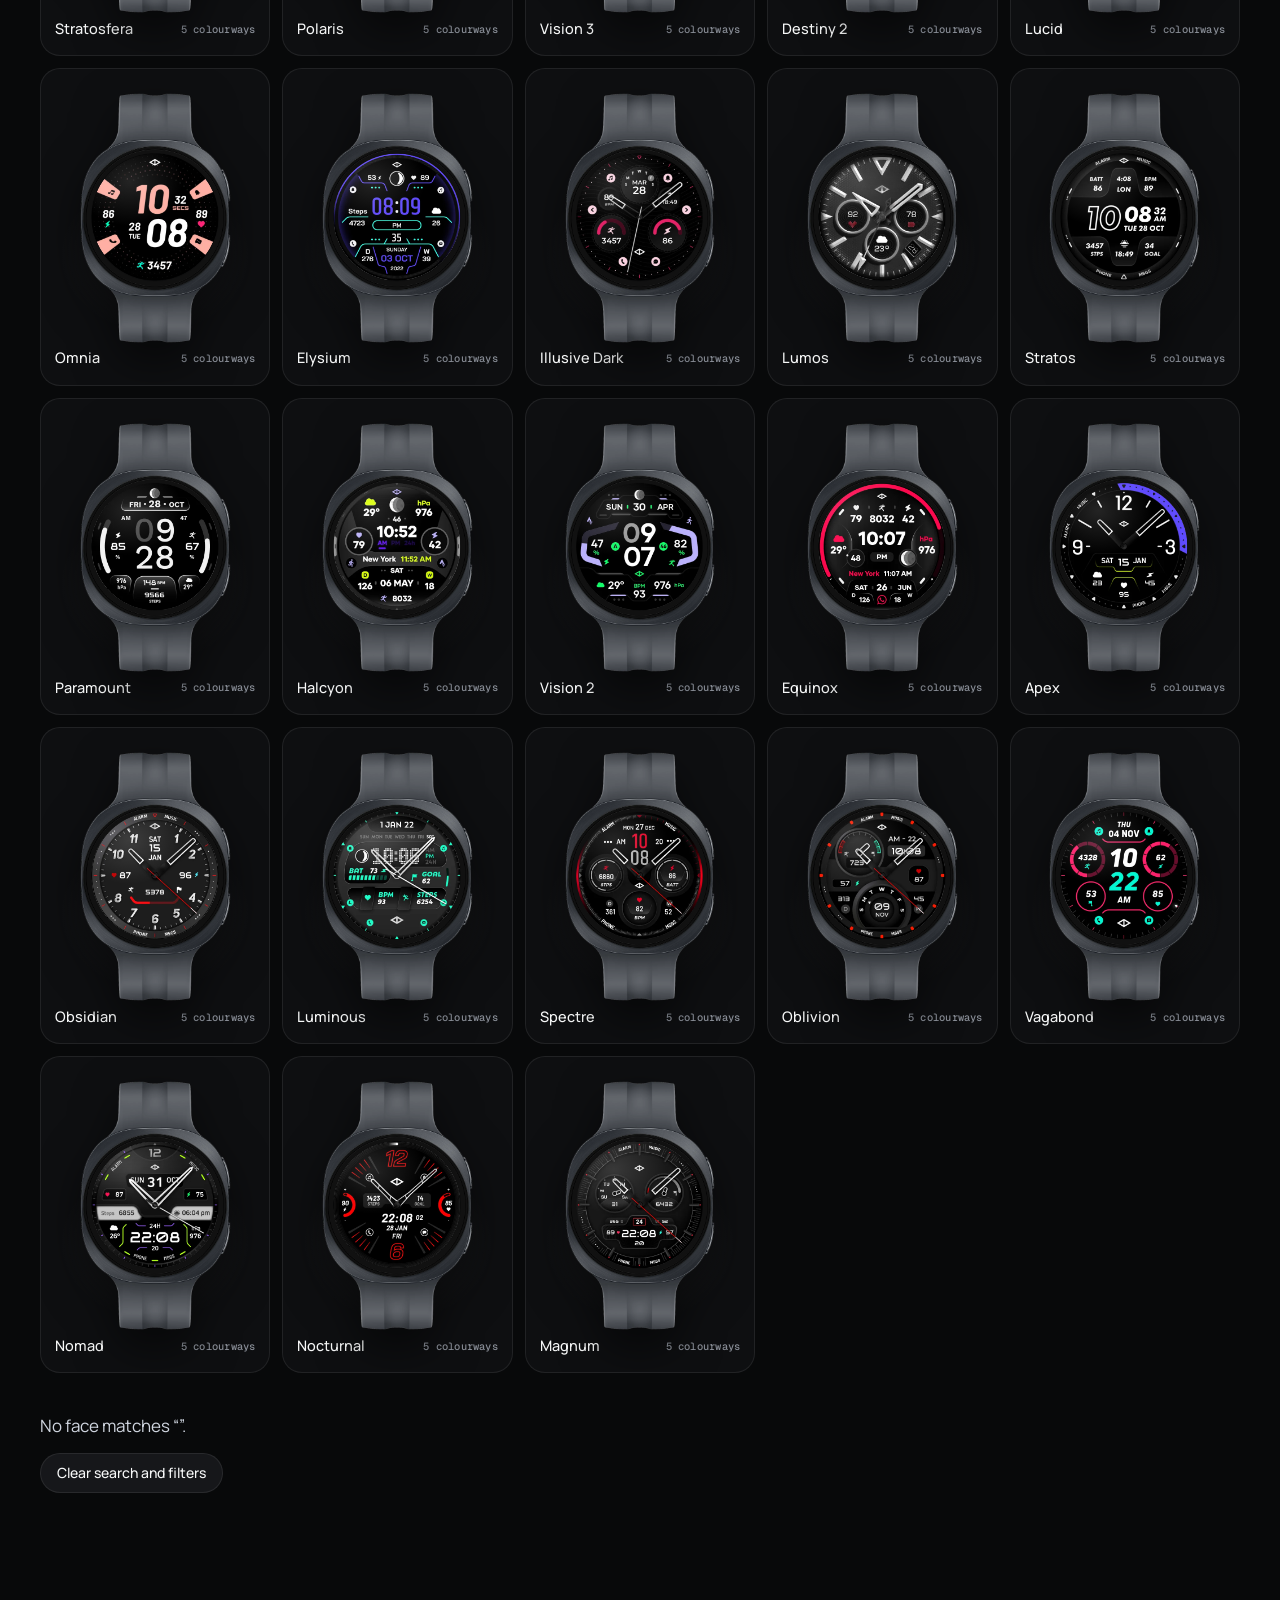
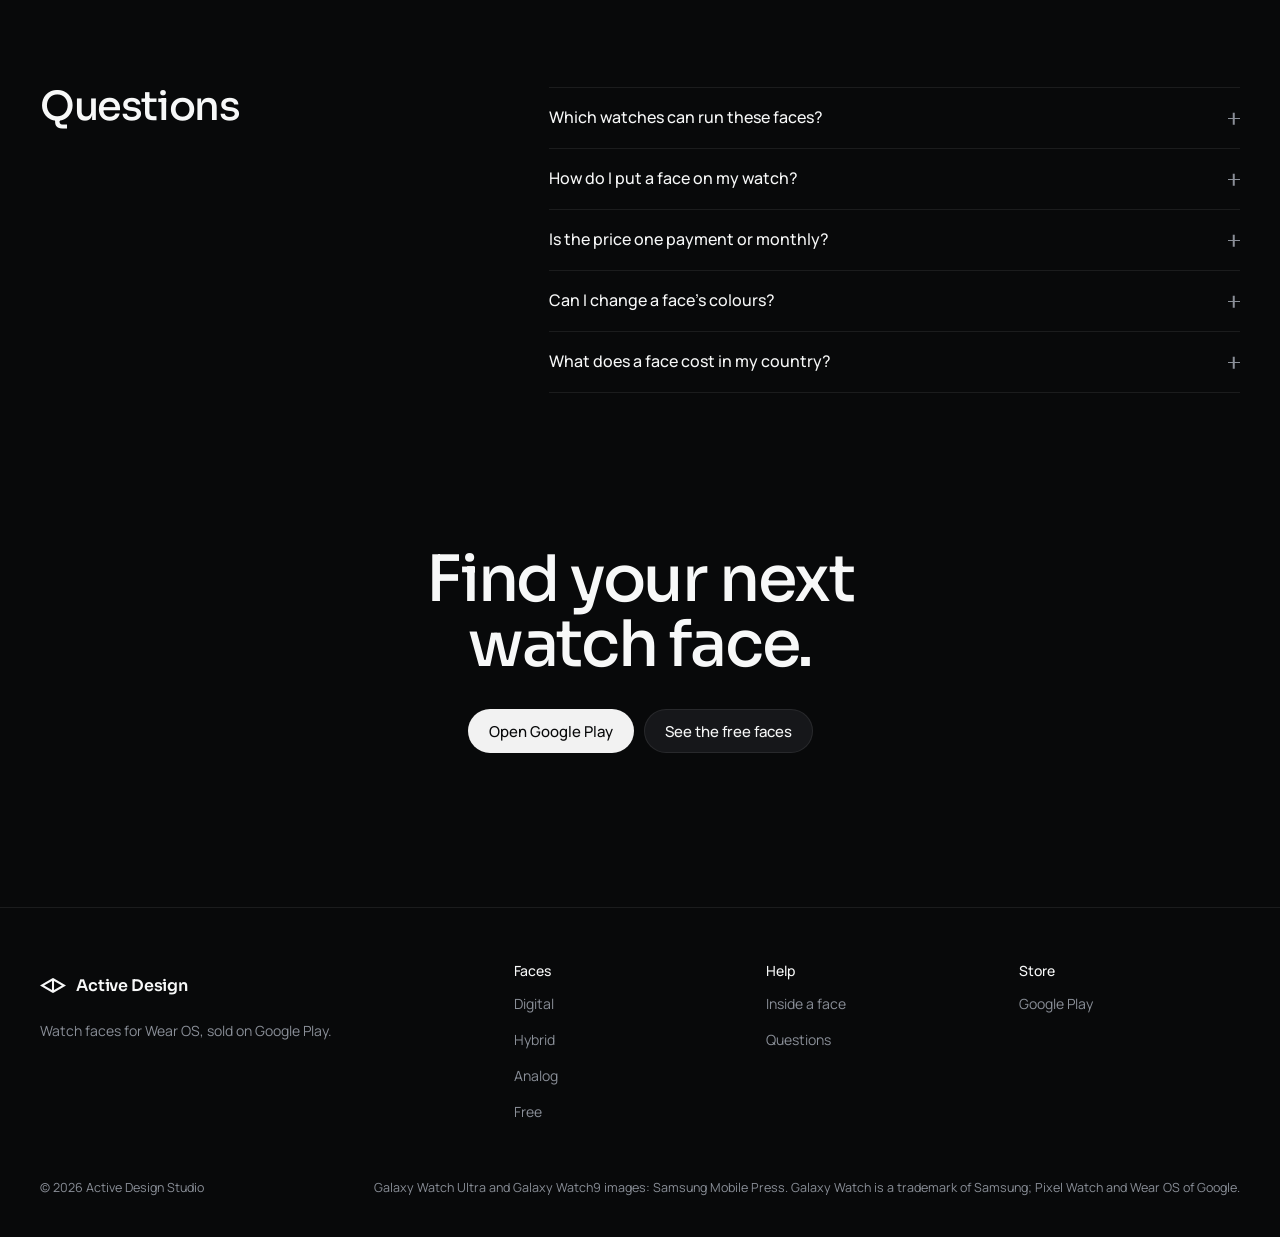
<file: catalog.html>
<!doctype html>
<html lang="en">
<head>
<meta charset="utf-8">
<meta name="viewport" content="width=device-width, initial-scale=1">
<title>Active Design: all watch faces</title>
<meta name="robots" content="noindex">
<link rel="canonical" href="index.html#faces">
<!-- The catalog now lives on the one page. Old links (catalog.html?type=hybrid) land on the matching chapter. -->
<script>
  (function () {
    var t = new URLSearchParams(location.search).get('type');
    var hash = { digital: '#digital', hybrid: '#hybrid', analog: '#analog', free: '#prices' }[t] || '#faces';
    location.replace('index.html' + hash);
  })();
</script>
<meta http-equiv="refresh" content="0; url=index.html#faces">
<style>body{margin:0;background:#08090a;color:#f7f8f8;font:16px/1.5 system-ui,sans-serif;display:grid;place-items:center;min-height:100vh}a{color:inherit}</style>
</head>
<body>
<p>The catalog has moved. <a href="index.html#faces">See every face</a>.</p>
</body>
</html>
</file>
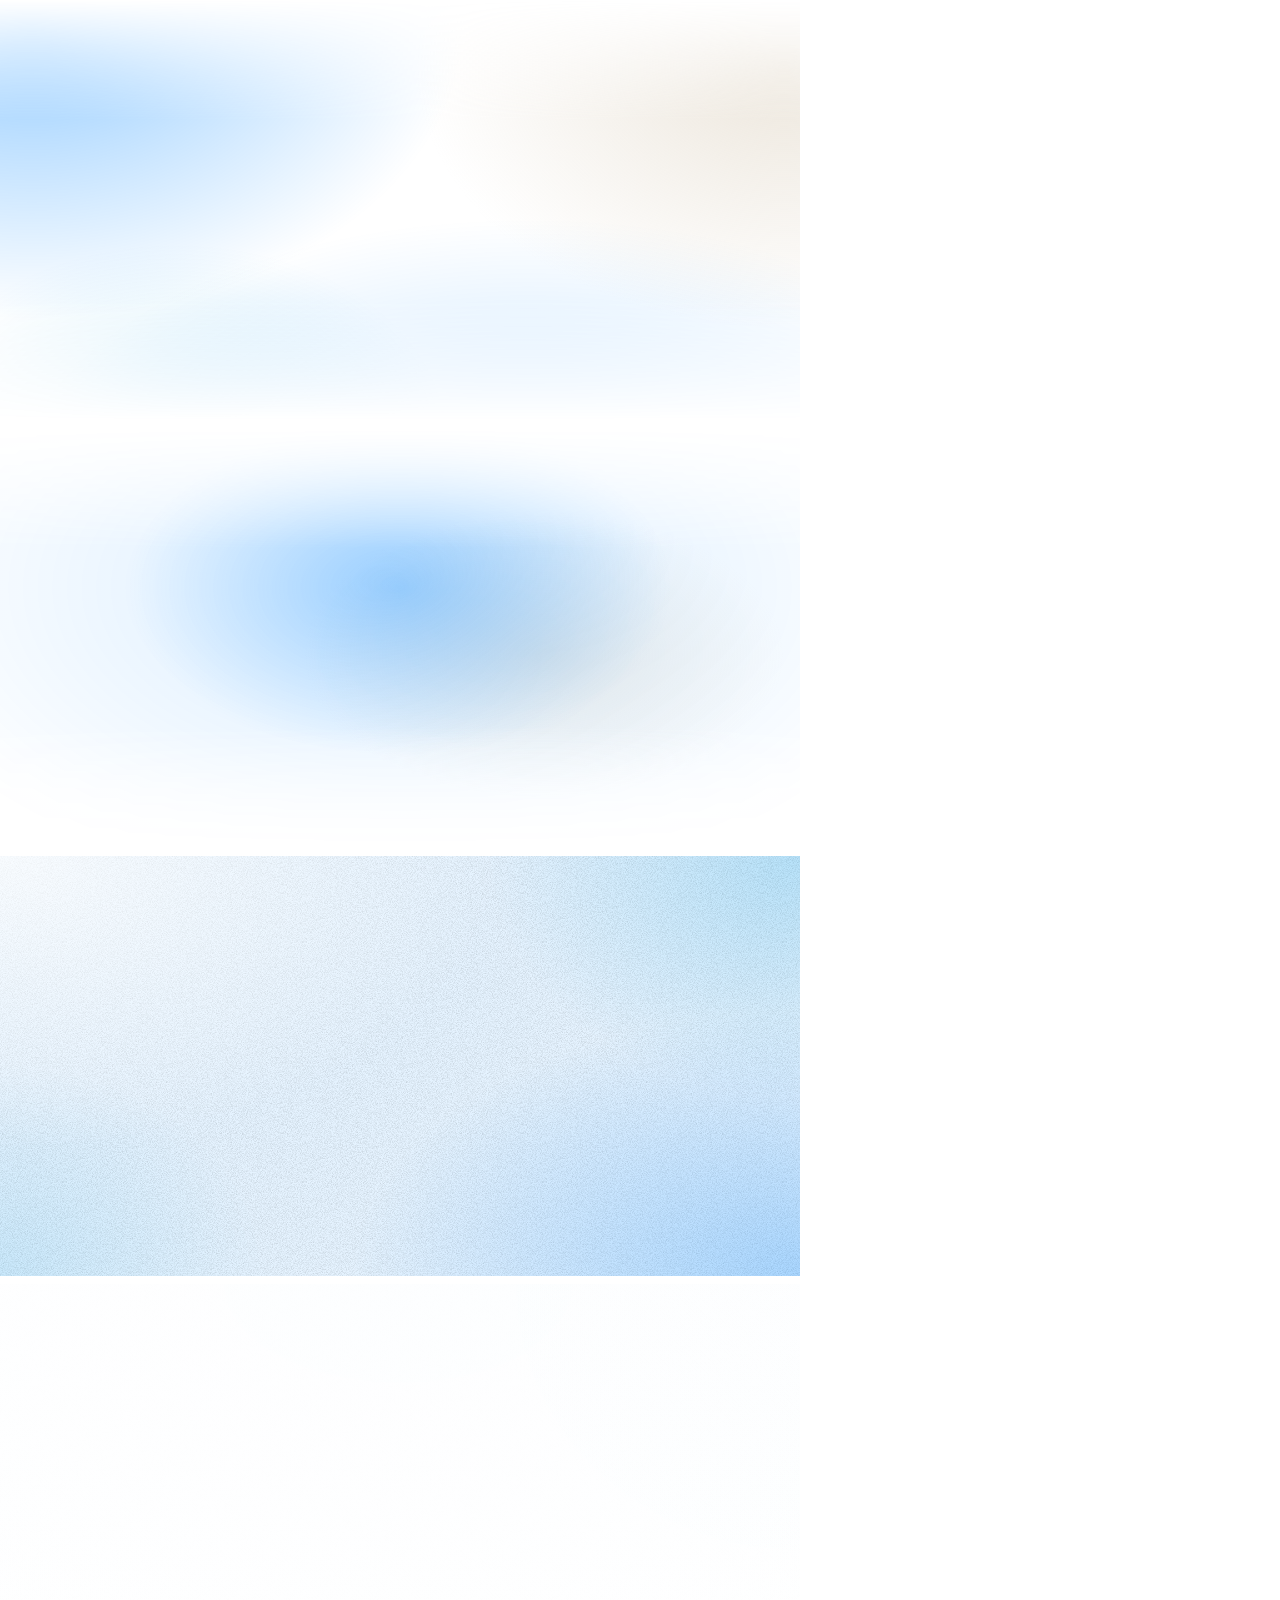
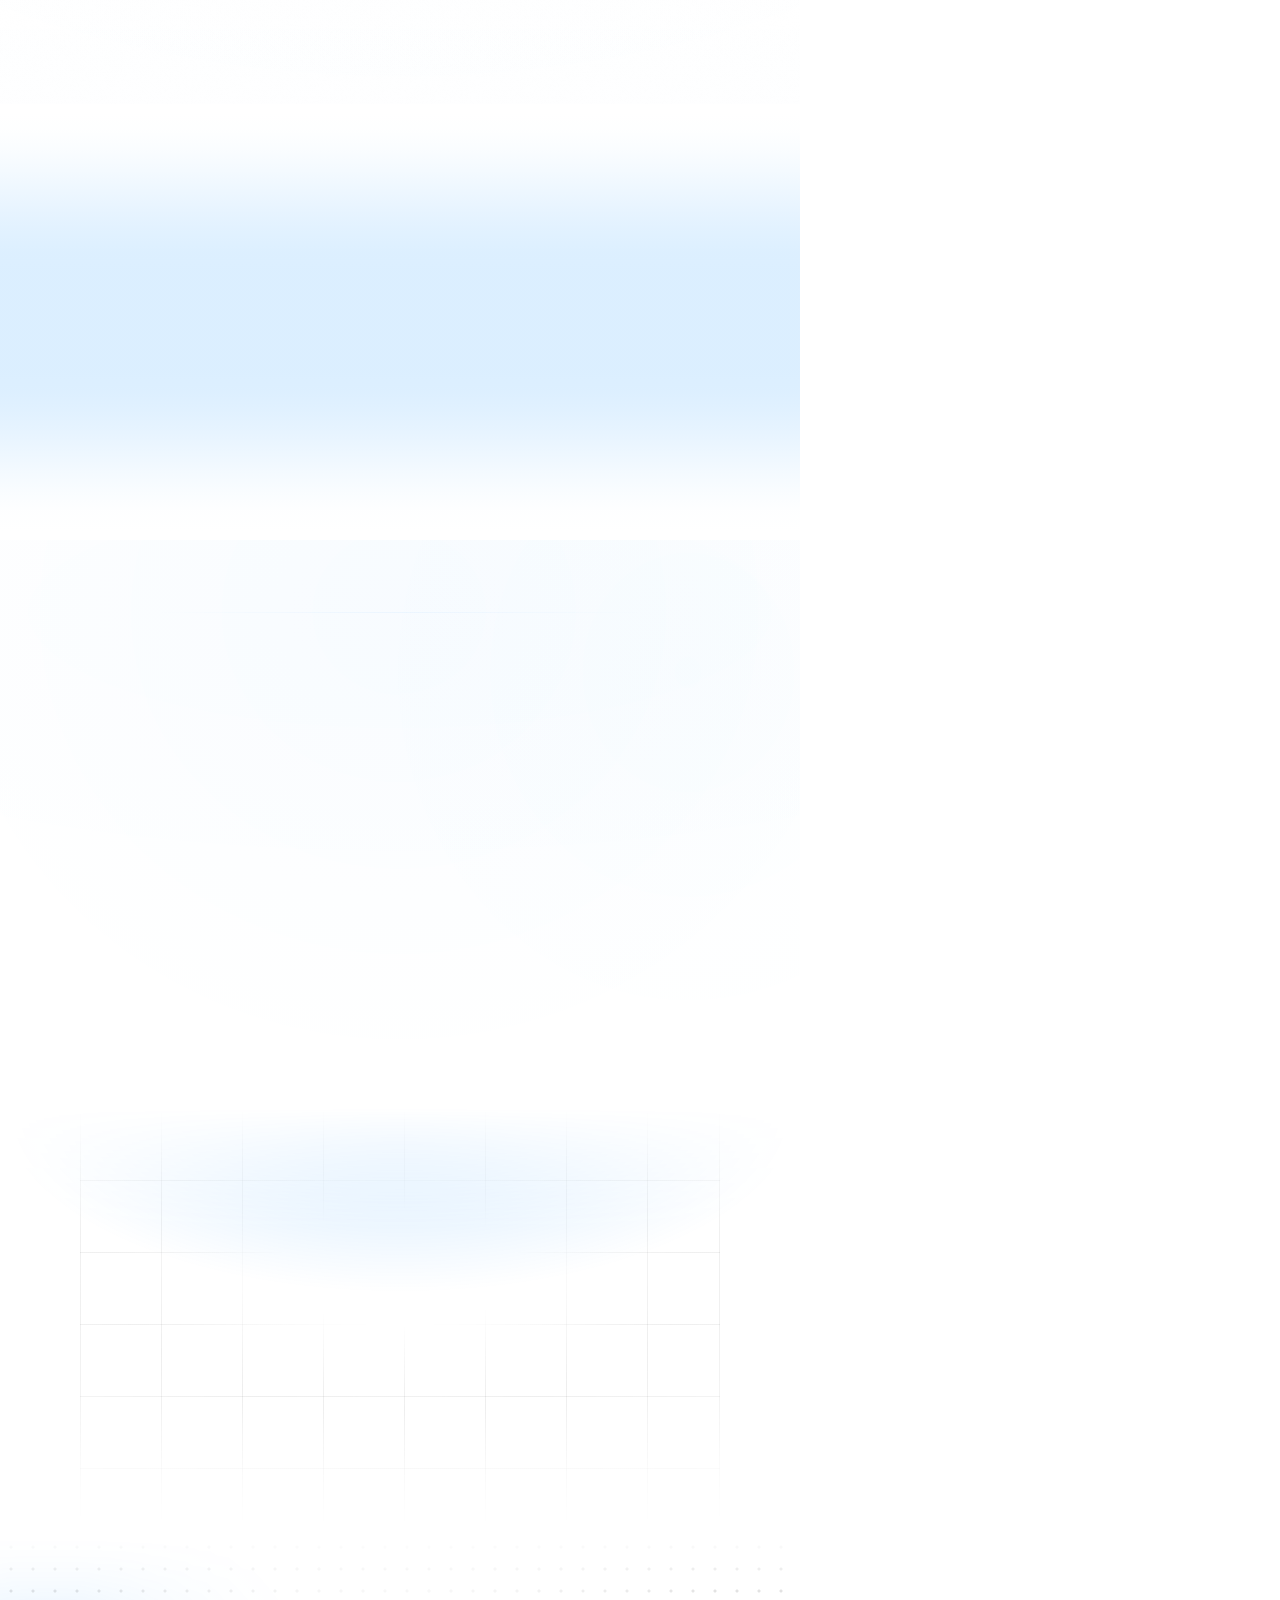
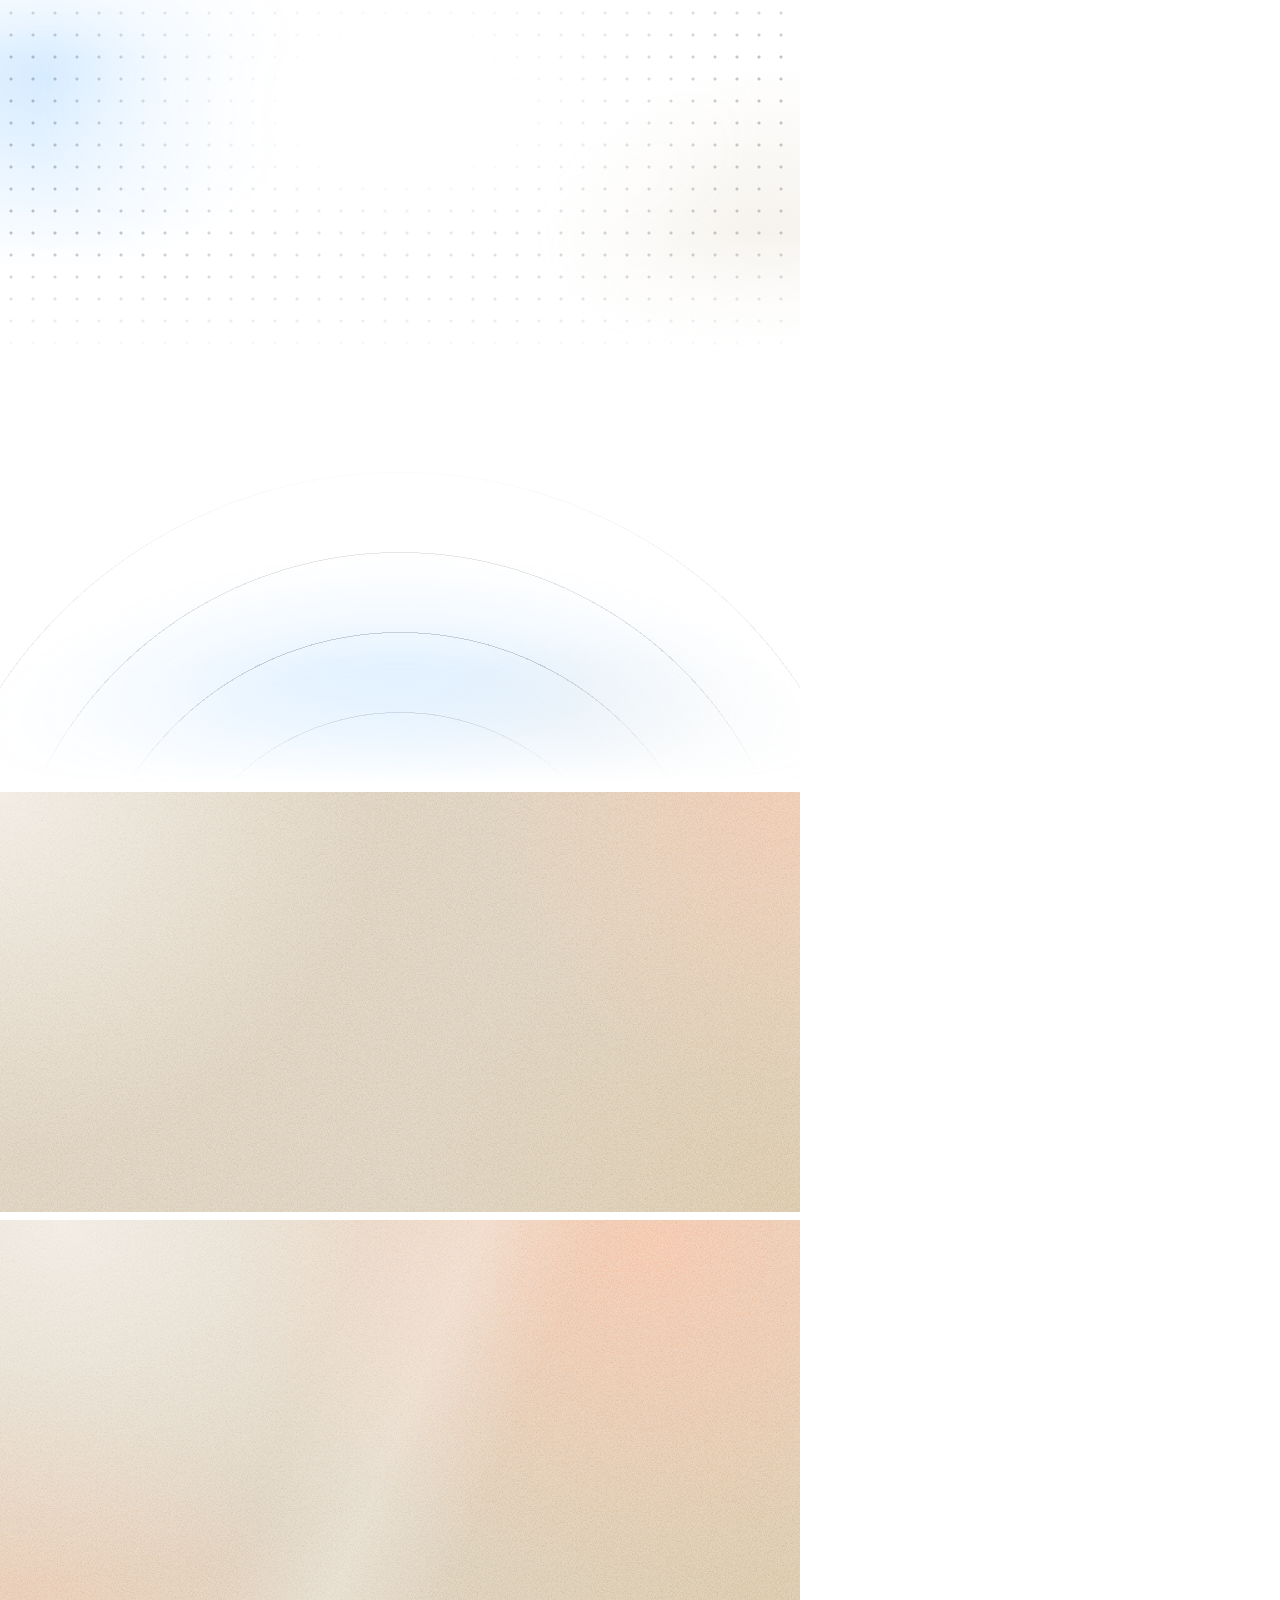
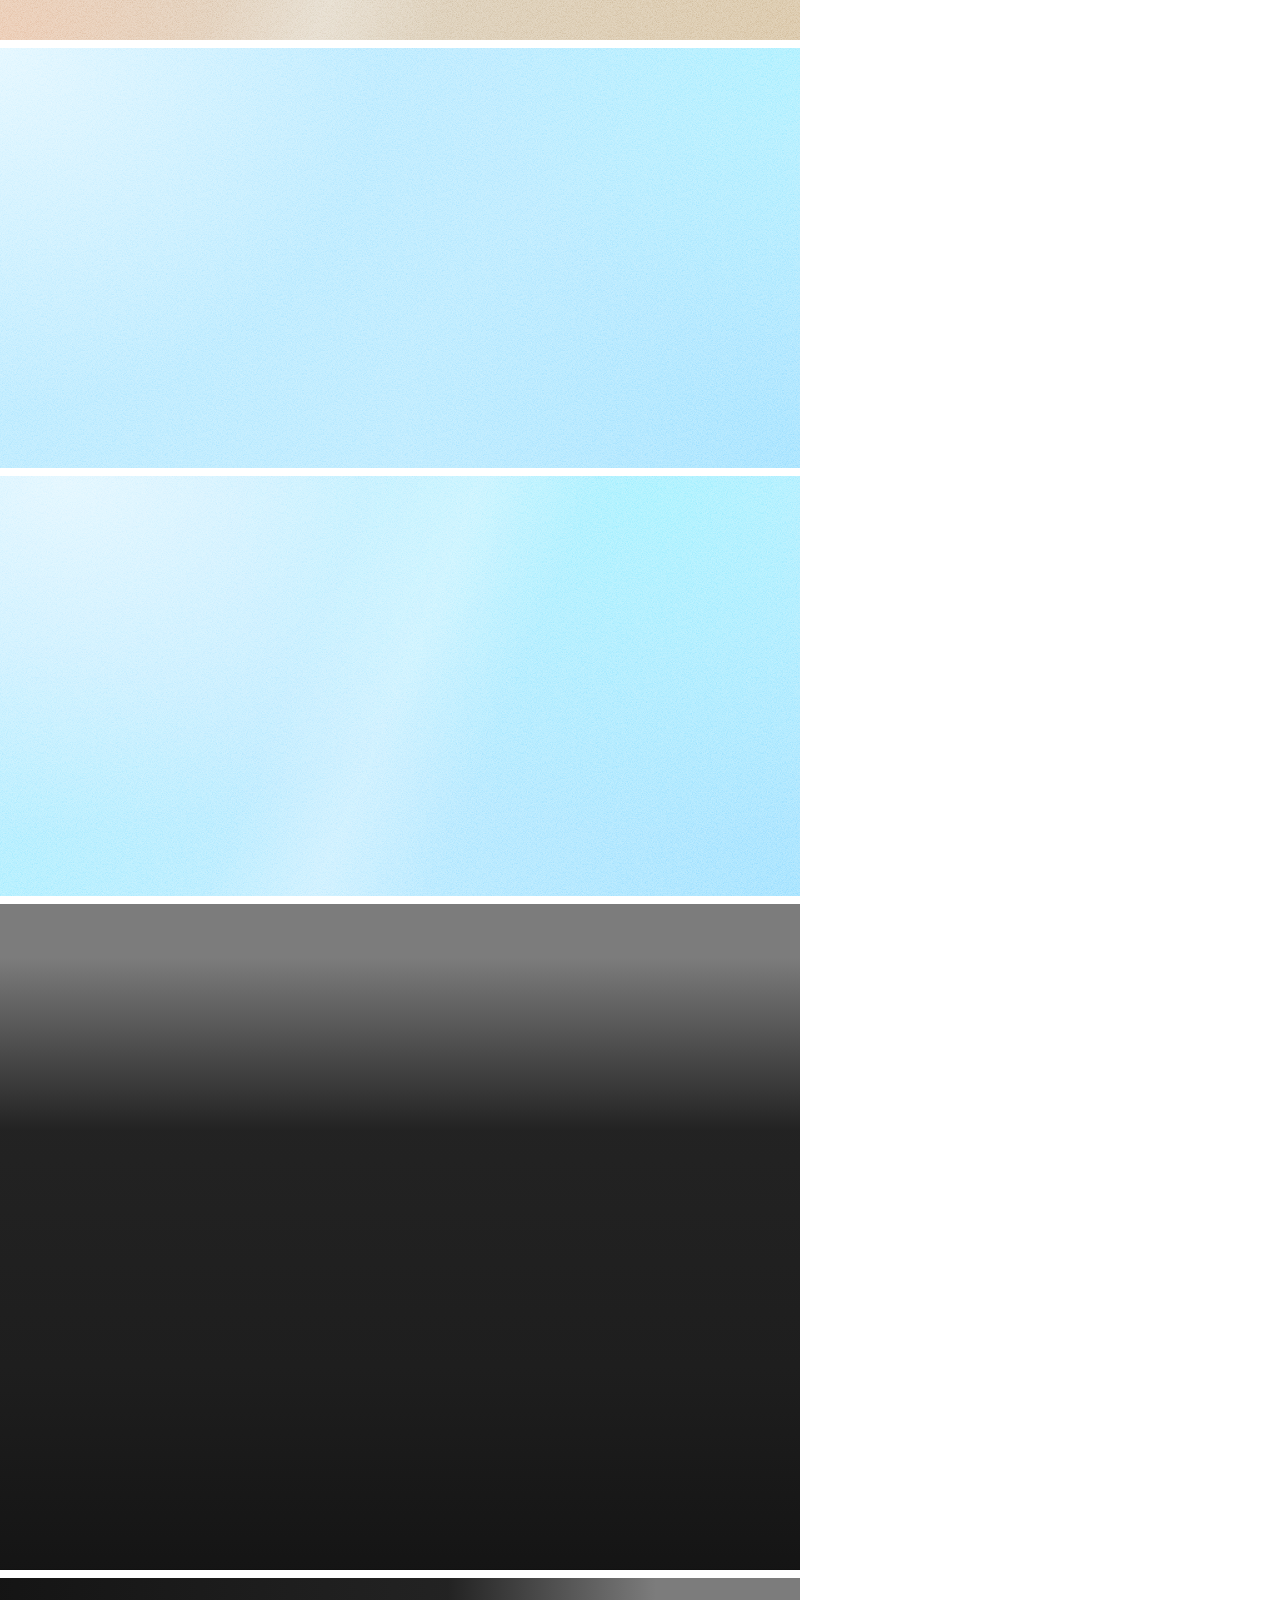
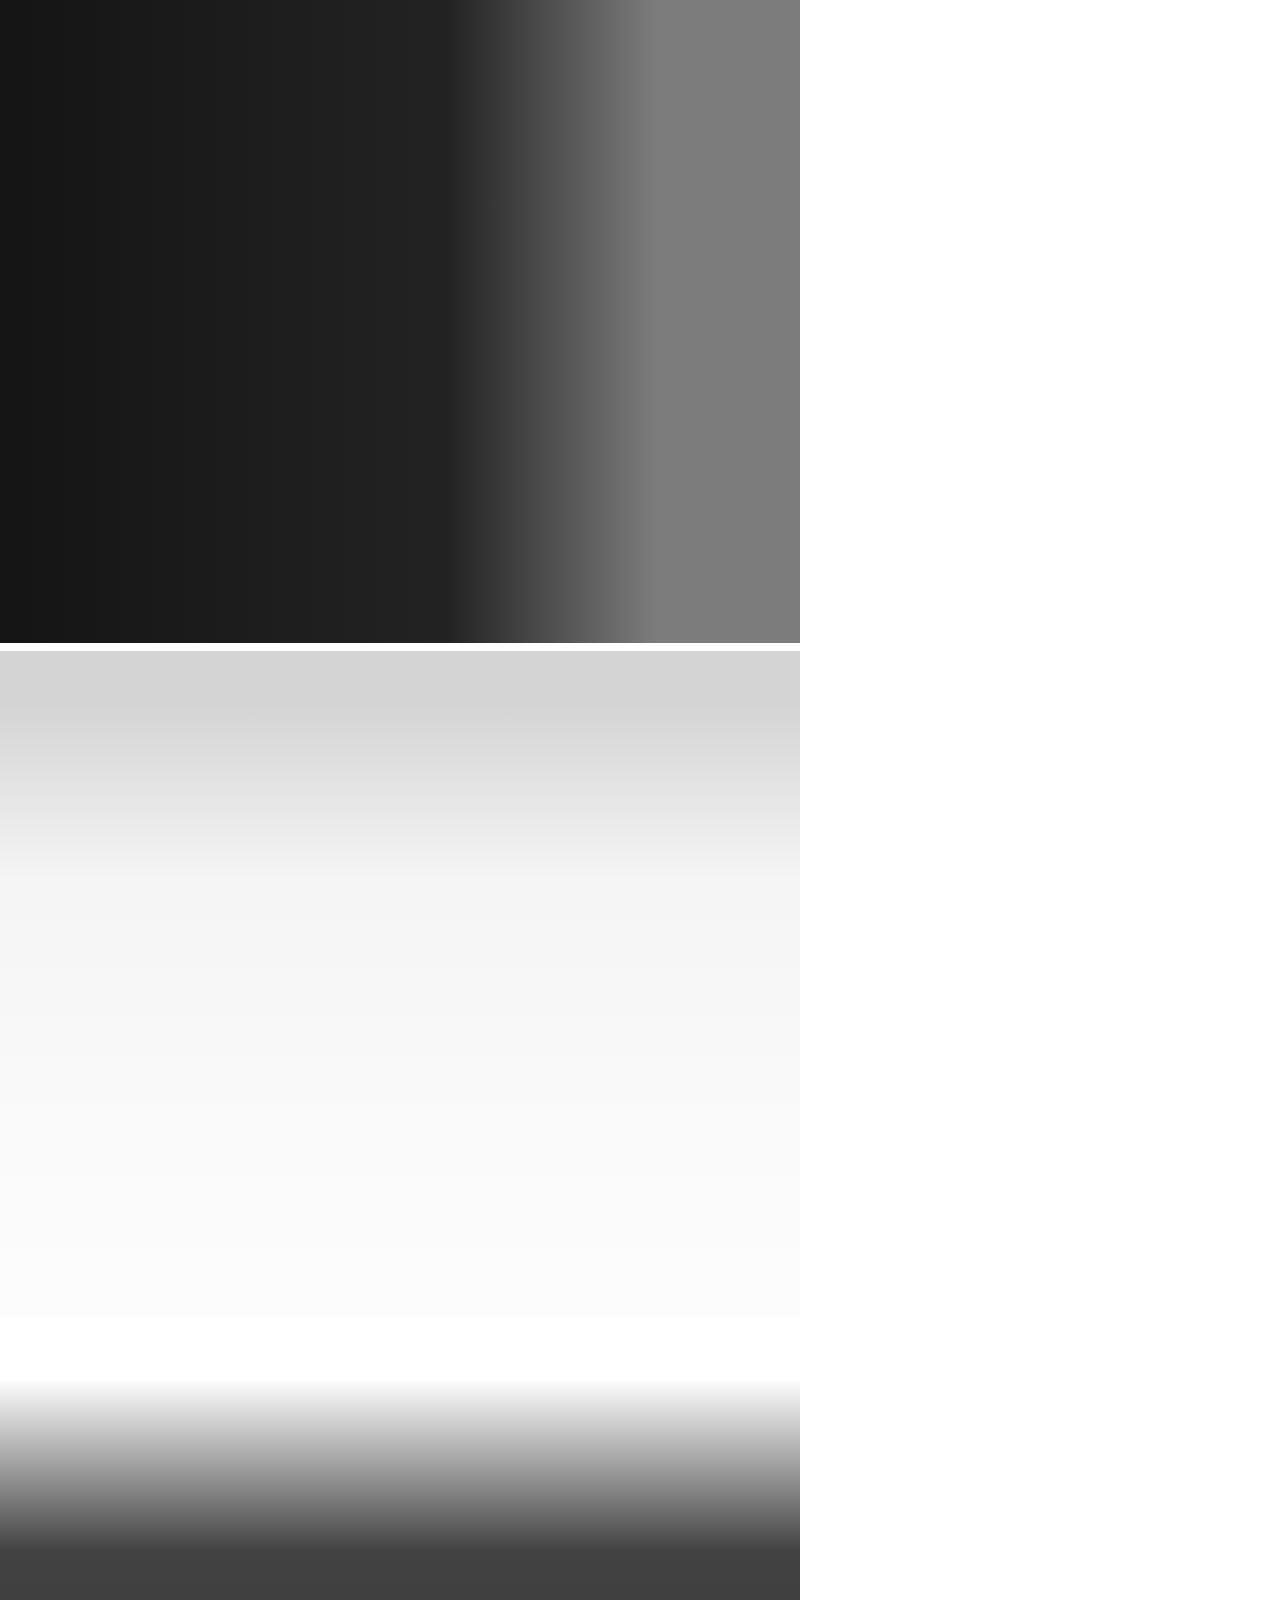
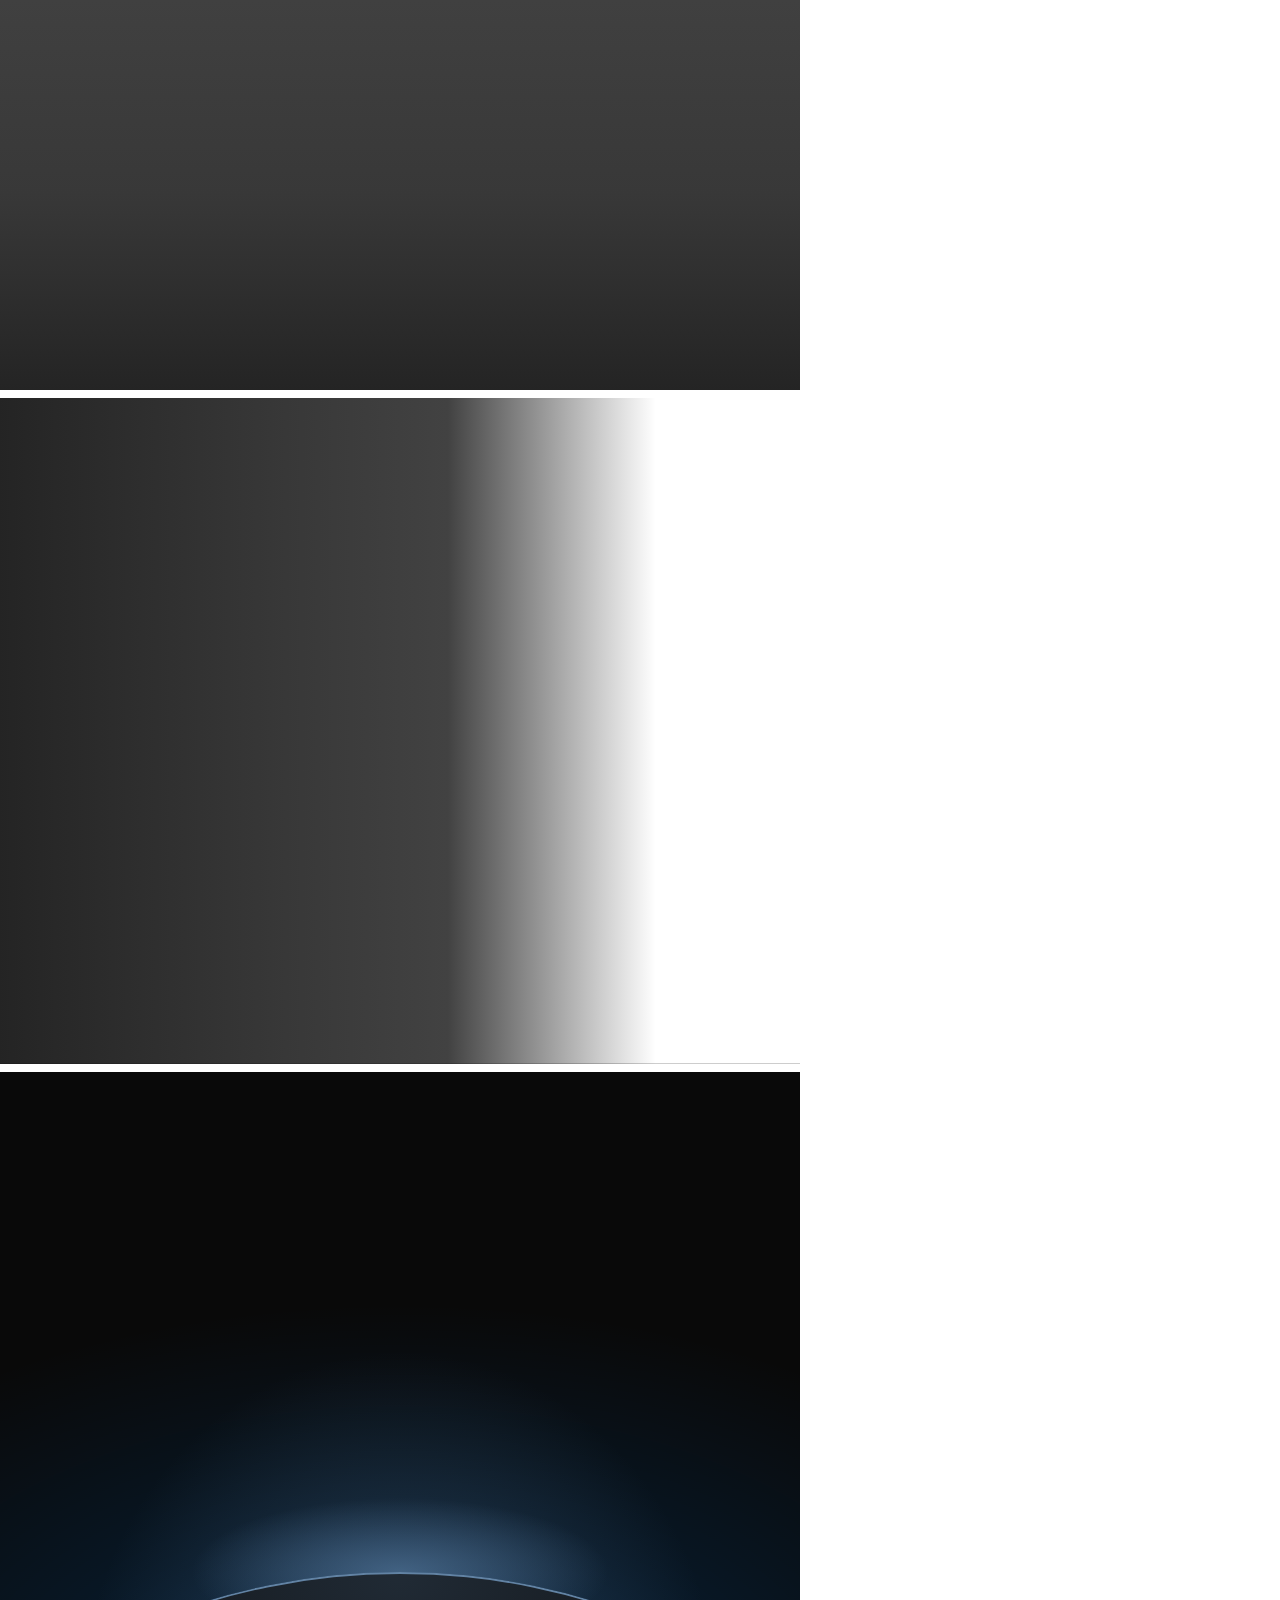
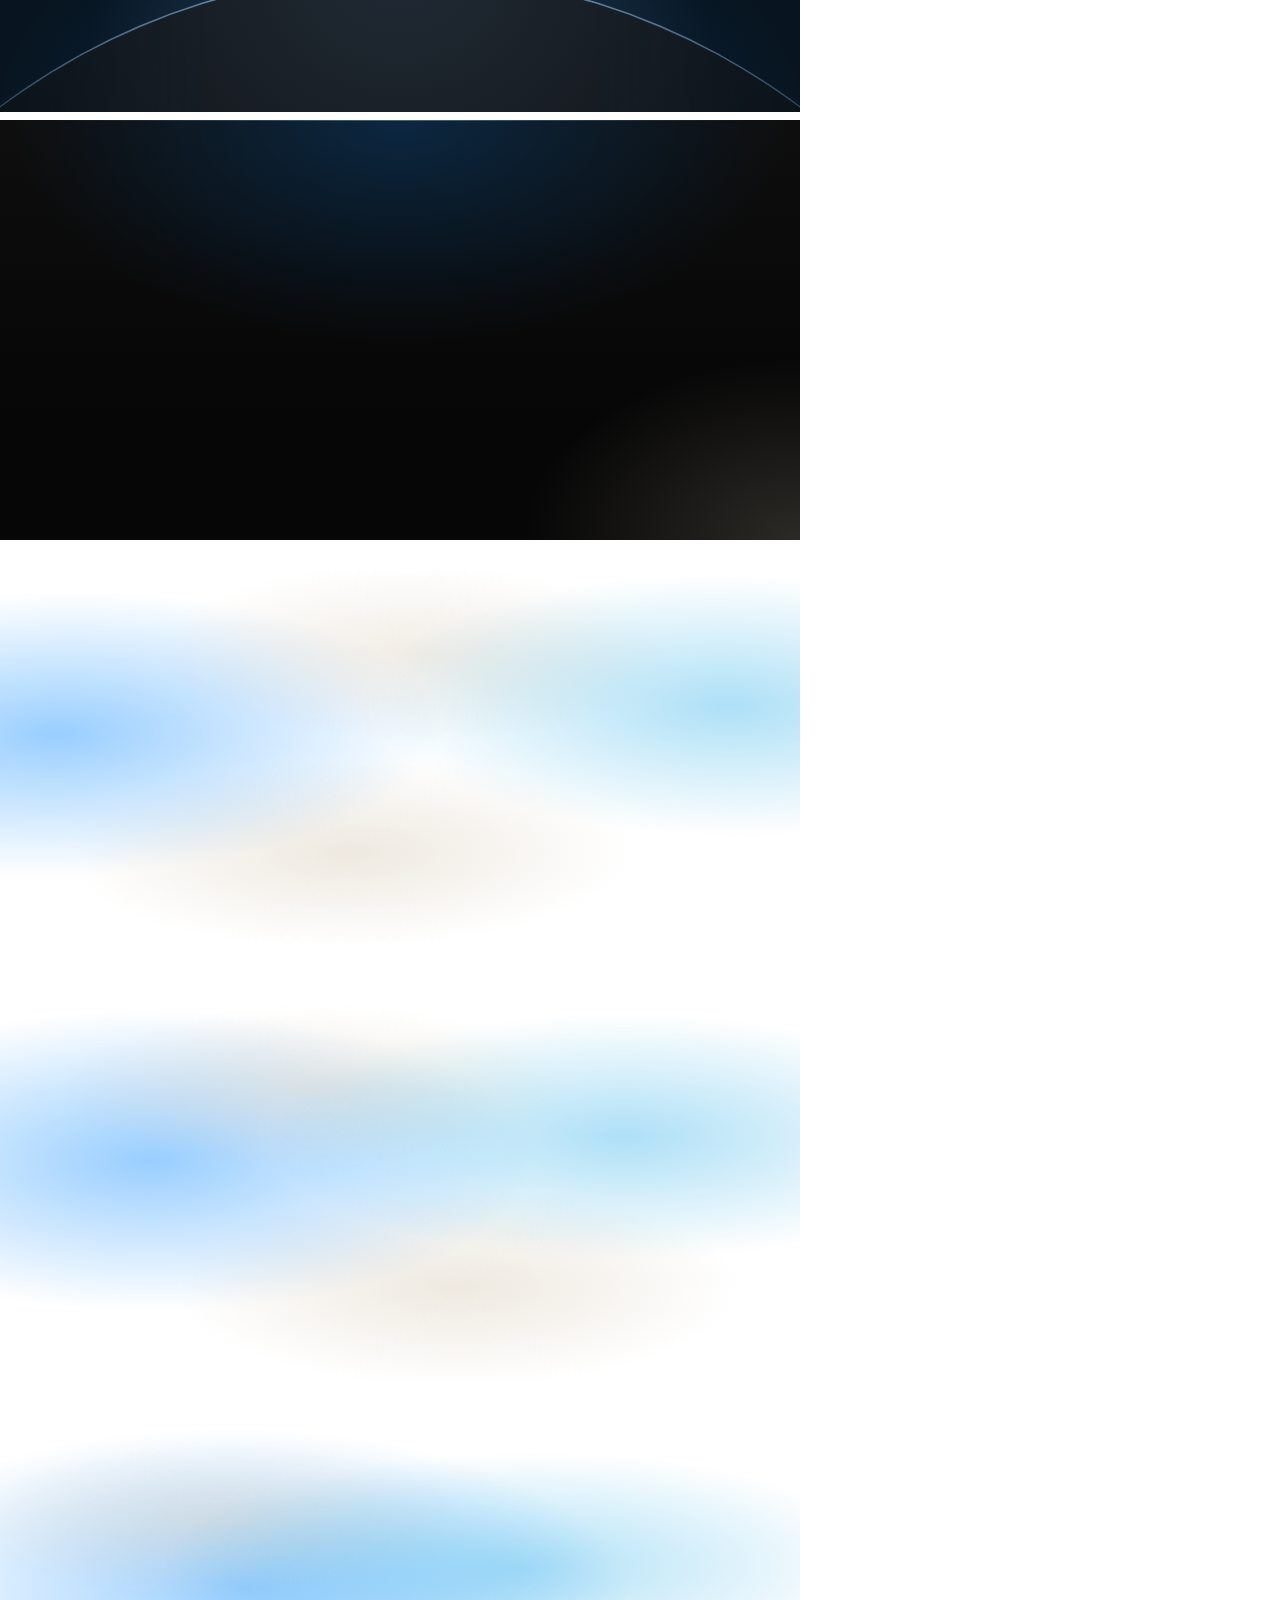
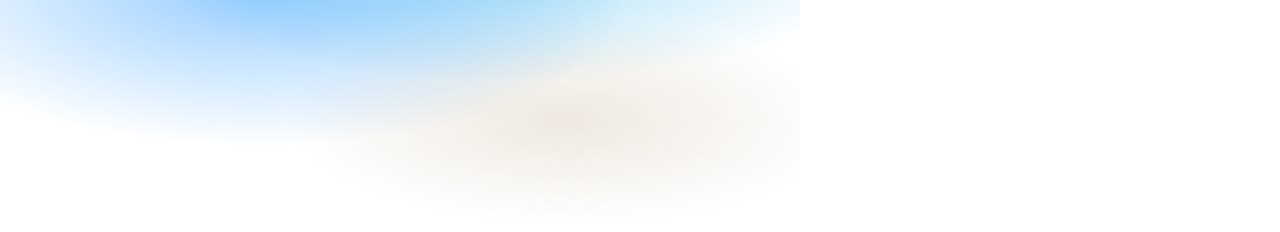
<file: .claude/skills/design-taste-frontend/assets/backgrounds/check.html>
<!doctype html>
<html lang="en" data-ground="sand">
<head>
<meta charset="utf-8">
<title>Backgrounds contrast check</title>
<!-- Every ground in a 800px box, for check.mjs: it sets a palette, screenshots the boxes and measures
     the ink and muted contrast on every pixel of each ground's text zone (index.json). The photograph
     grounds sit on a flat grey picture: #7c7c7c for the dark scrim, #d4d4d4 for the light one; and the worst case of the dark scrim: a white
     picture (white words on it). The light scrim is for pale photographs only. -->
<link rel="stylesheet" href="../system.css">
<link rel="stylesheet" href="backgrounds.css">
<style>body { margin: 0; width: 800px; } .box { width: 800px; margin: 0 0 8px; padding: 24px; font-size: 20px; } .pi, .pm { visibility: hidden; } .pi { color: var(--ink); } .pm { color: var(--muted); }  /* the liquid blobs held at the start, the middle and the end of their drift (the keyframes in backgrounds.css), so the text zone is measured where they stand under it */
  .at-start::before { animation: none; transform: translate3d(-7%, 0, 0) skewX(-7deg) scaleY(.94); } .at-start::after { animation: none; transform: translate3d(8%, 0, 0) skewX(6deg) scaleY(1.04); }
  .at-mid::before { animation: none; transform: translate3d(.5%, 0, 0) skewX(-.5deg) scaleY(.995); } .at-mid::after { animation: none; transform: translate3d(-.5%, 0, 0) scaleY(.98); }
  .at-end::before { animation: none; transform: translate3d(8%, 0, 0) skewX(6deg) scaleY(1.05); } .at-end::after { animation: none; transform: translate3d(-9%, 0, 0) skewX(-6deg) scaleY(.92); }
</style>
<script src="backgrounds.js" defer></script>
</head>
<body>
<div class="bg-mist box" data-g="mist" style="height:420px"><span class="pi">Ink</span> <span class="pm">Muted</span></div>
<div class="bg-halo box" data-g="halo" style="height:420px"><span class="pi">Ink</span> <span class="pm">Muted</span></div>
<div class="bg-grain box" data-g="grain" style="height:420px"><span class="pi">Ink</span> <span class="pm">Muted</span></div>
<div class="bg-paper box" data-g="paper" style="height:420px"><span class="pi">Ink</span> <span class="pm">Muted</span></div>
<div class="bg-dusk box" data-g="dusk" style="height:420px"><span class="pi">Ink</span> <span class="pm">Muted</span></div>
<div class="bg-topglow box" data-g="topglow" style="height:560px"><span class="pi">Ink</span> <span class="pm">Muted</span></div>
<div class="bg-ruled box" data-g="ruled" style="height:420px"><span class="pi">Ink</span> <span class="pm">Muted</span></div>
<div class="bg-dots box" data-g="dots" style="height:420px"><span class="pi">Ink</span> <span class="pm">Muted</span></div>
<div class="bg-arcs box" data-g="arcs" style="height:420px"><span class="pi">Ink</span> <span class="pm">Muted</span></div>
<div class="bg-band box" data-g="band" style="height:420px"><span class="pi">Ink</span> <span class="pm">Muted</span></div>
<div class="bg-field box" data-g="field" style="height:420px"><span class="pi">Ink</span> <span class="pm">Muted</span></div>
<div class="bg-band bg-tint box" data-g="band-tint" style="height:420px"><span class="pi">Ink</span> <span class="pm">Muted</span></div>
<div class="bg-field bg-tint box" data-g="field-tint" style="height:420px"><span class="pi">Ink</span> <span class="pm">Muted</span></div>
<div class="bg-photo box" data-g="photo" style="height:520px;--g-photo:linear-gradient(#7c7c7c,#7c7c7c)"><span class="pi">Ink</span> <span class="pm">Muted</span></div>
<div class="bg-photo bg-photo--left box" data-g="photo-left" style="height:520px;--g-photo:linear-gradient(#7c7c7c,#7c7c7c)"><span class="pi">Ink</span> <span class="pm">Muted</span></div>
<div class="bg-photo bg-photo--light box" data-g="photo-light" style="height:520px;--g-photo:linear-gradient(#d4d4d4,#d4d4d4)"><span class="pi">Ink</span> <span class="pm">Muted</span></div>
<div class="bg-photo box" data-g="photo-white" style="height:520px;--g-photo:linear-gradient(#fff,#fff)"><span class="pi">Ink</span> <span class="pm">Muted</span></div>
<div class="bg-photo bg-photo--left box" data-g="photo-left-white" style="height:520px;--g-photo:linear-gradient(#fff,#fff)"><span class="pi">Ink</span> <span class="pm">Muted</span></div>
<div class="bg-horizon box" data-g="horizon" style="height:640px"><span class="pi">Ink</span> <span class="pm">Muted</span></div>
<div class="bg-deep box" data-g="deep" style="height:420px"><span class="pi">Ink</span> <span class="pm">Muted</span></div>
<div class="bg-liquid box at-start" data-g="liquid" data-no-pause style="height:420px"><span class="pi">Ink</span> <span class="pm">Muted</span></div>
<div class="bg-liquid box at-mid" data-g="liquid-mid" data-no-pause style="height:420px"><span class="pi">Ink</span> <span class="pm">Muted</span></div>
<div class="bg-liquid box at-end" data-g="liquid-end" data-no-pause style="height:420px"><span class="pi">Ink</span> <span class="pm">Muted</span></div>

</body>
</html>
</file>
<file: css/watch.css>
/* The watch: Samsung's front render with its display cut out, the face render underneath.
   Shared by index.html and catalog.html. Geometry from tools/make-frame.py. */
.watch {
  --w-bezel: #070809; --w-glass-hi: rgb(255 255 255 / 0.14); --w-glass-lo: rgb(255 255 255 / 0); --w-shadow: rgb(0 0 0 / 0.55);
  --frame-ratio: 960 / 1509; --sx: 47.177%; --sy: 49.678%; --sd: 84.74%;
  position: relative; width: var(--size, 360px); max-width: 100%;
}
.watch[data-model="watch9"] { --frame-ratio: 960 / 1587; --sx: 49.649%; --sy: 49.674%; --sd: 84.4%; }
.watch__body { position: relative; width: 100%; aspect-ratio: var(--frame-ratio); filter: drop-shadow(0 32px 40px var(--w-shadow)); }
.watch__frame { position: absolute; inset: 0; width: 100%; height: 100%; z-index: 2; pointer-events: none; user-select: none; }
.watch__frame--watch9 { display: none; }
.watch[data-model="watch9"] .watch__frame--ultra { display: none; }
.watch[data-model="watch9"] .watch__frame--watch9 { display: block; }
.watch__screen { position: absolute; left: var(--sx); top: var(--sy); width: var(--sd); aspect-ratio: 1; translate: -50% -50%; border-radius: 50%; overflow: hidden; background: var(--w-bezel); z-index: 1; isolation: isolate; }
.watch__screen img { position: absolute; inset: 0; width: 100%; height: 100%; object-fit: cover; opacity: 0; transition: opacity 260ms ease; }
.watch__screen img.is-on { opacity: 1; }
.watch__screen::after { content: ""; position: absolute; inset: 0; border-radius: 50%; background: radial-gradient(60% 50% at 30% 22%, var(--w-glass-hi), var(--w-glass-lo) 70%); pointer-events: none; z-index: 2; }

/* colourway swatches: 40px discs inside a 44px target */
.swatches { display: flex; flex-wrap: wrap; gap: 4px; }
.swatch { position: relative; width: 44px; height: 44px; padding: 2px; border: 0; border-radius: 50%; background: transparent; cursor: pointer; }
.swatch img { width: 40px; height: 40px; border-radius: 50%; display: block; box-shadow: 0 0 0 1px var(--line-strong); }
.swatch[aria-pressed="true"] img { box-shadow: 0 0 0 2px var(--ink); }
.swatch:focus-visible { outline: 2px solid var(--action); outline-offset: 2px; }

@media (prefers-reduced-motion: reduce) { .watch__screen img { transition: none; } }
</file>
<file: css/site.css>
/* Active Design, one page.
   Skeleton after Linear: left-aligned display type, chapters with the title left and copy right, hairline rules.
   Surfaces after Cosmos: halftone texture, rounded black tiles, chevron pills, a layer stack.
   Monochrome: colour only inside the face renders. */

:root {
  --bg: #08090a;
  --raise: #0e0f11;          /* tiles and cards, one step above the page */
  --raise-2: #16171a;        /* chips, hover */
  --ink: #f7f8f8;
  --sub: #d0d6e0;            /* secondary copy, 13.9:1 on --bg */
  --muted: #8a8f98;          /* captions and meta, 6.3:1 on --bg; nothing dimmer carries text */
  --line: rgb(255 255 255 / 0.08);
  --line-strong: rgb(255 255 255 / 0.16);
  --action: #f2f2f2;         /* white buttons, focus rings */
  --action-ink: #08090a;

  --font-display: "Sora", system-ui, sans-serif;
  --font-text: "Manrope", system-ui, sans-serif;
  --font-mono: "Geist Mono", ui-monospace, SFMono-Regular, Menlo, monospace;

  --gutter: max(20px, env(safe-area-inset-left, 0px));
  --max: 1200px;
  --space-section: clamp(88px, 12vw, 168px);
  --r-tile: 20px;
  --r-card: 14px;
  --ease: cubic-bezier(0.2, 0.7, 0.2, 1);
  color-scheme: dark;
}

*, *::before, *::after { box-sizing: border-box; }
html { -webkit-text-size-adjust: 100%; scroll-behavior: smooth; scroll-padding-top: 72px; }
body { margin: 0; background: var(--bg); color: var(--ink); font: 400 16px/1.55 var(--font-text); -webkit-font-smoothing: antialiased; text-rendering: optimizeLegibility; overflow-x: clip; }
img, svg { display: block; max-width: 100%; }
h1, h2, h3, p, ul, ol { margin: 0; }
ul, ol { padding: 0; list-style: none; }
a { color: inherit; text-decoration: none; }
button { font: inherit; color: inherit; }
:focus-visible { outline: 2px solid var(--action); outline-offset: 3px; border-radius: 4px; }
.visually-hidden { position: absolute; width: 1px; height: 1px; overflow: hidden; clip-path: inset(50%); white-space: nowrap; }

.wrap { width: 100%; max-width: calc(var(--max) + 2 * var(--gutter)); margin-inline: auto; padding-left: var(--gutter); padding-right: max(20px, env(safe-area-inset-right, 0px)); }

.skip { position: fixed; top: 8px; left: 8px; z-index: 100; padding: 10px 14px; background: var(--action); color: var(--action-ink); border-radius: 8px; font-size: 14px; transform: translateY(-160%); transition: transform 160ms var(--ease); }
.skip:focus { transform: none; }

/* type */
h1 { font: 500 clamp(40px, 6.2vw, 72px)/1.02 var(--font-display); letter-spacing: -0.04em; text-wrap: balance; max-width: 15ch; }
h2 { font: 500 clamp(34px, 4.6vw, 52px)/1.02 var(--font-display); letter-spacing: -0.035em; text-wrap: balance; }
h3 { font: 500 17px/1.25 var(--font-display); letter-spacing: -0.01em; }
.h-section { font-size: clamp(30px, 3.6vw, 40px); }
.caption { font: 500 11px/1.3 var(--font-mono); letter-spacing: 0.1em; text-transform: uppercase; color: var(--muted); }
.tag { font: 500 10.5px/1 var(--font-mono); letter-spacing: 0.1em; text-transform: uppercase; color: var(--sub); background: var(--raise-2); border: 1px solid var(--line); border-radius: 999px; padding: 6px 9px; white-space: nowrap; }
.link { display: inline-flex; gap: 6px; align-items: center; font-size: 14px; color: var(--muted); min-height: 44px; transition: color 160ms var(--ease); }
.link:hover { color: var(--ink); }

/* buttons: white pills (owner's rule) and a ghost pill */
.btn { display: inline-flex; align-items: center; justify-content: center; gap: 8px; min-height: 44px; padding: 0 20px; border-radius: 999px; font: 500 15px/1 var(--font-text); white-space: nowrap; border: 1px solid transparent; transition: background-color 160ms var(--ease), transform 160ms var(--ease); }
.btn:active { transform: translateY(1px); }
.btn--sm { min-height: 40px; padding: 0 16px; font-size: 14px; }
.btn--primary { background: var(--action); color: var(--action-ink); }
.btn--primary:hover { background: #ffffff; }
.btn--ghost { background: var(--raise-2); color: var(--ink); border-color: var(--line); }
.btn--ghost:hover { background: #1e1f23; }
.btn-row { display: flex; flex-wrap: wrap; gap: 10px; justify-content: center; }

/* Cosmos chevron pill */
.chip { display: inline-flex; align-items: center; gap: 8px; min-height: 36px; padding: 0 14px; border-radius: 999px; background: var(--raise-2); border: 1px solid var(--line); font-size: 13.5px; color: var(--ink); transition: background-color 160ms var(--ease); }
.chip::after { content: ""; width: 6px; height: 6px; border-right: 1.5px solid currentColor; border-top: 1.5px solid currentColor; transform: rotate(45deg); opacity: 0.7; }
.chip:hover { background: #1e1f23; }

/* nav */
.nav { position: sticky; top: env(safe-area-inset-top, 0px); z-index: 50; background: rgb(8 9 10 / 0.82); backdrop-filter: saturate(140%) blur(14px); -webkit-backdrop-filter: saturate(140%) blur(14px); border-bottom: 1px solid var(--line); }
.nav__bar { display: flex; align-items: center; gap: 28px; min-height: 64px; }
.logo { display: inline-flex; align-items: center; gap: 10px; font: 600 16px/1 var(--font-display); letter-spacing: -0.01em; min-height: 44px; }
.logo__mark { width: 26px; height: auto; }
.nav__links { display: flex; gap: 4px; margin-left: auto; }
.nav__links a { display: inline-flex; align-items: center; min-height: 44px; padding: 0 12px; font-size: 14px; color: var(--muted); transition: color 160ms var(--ease); }
.nav__links a:hover { color: var(--ink); }
@media (max-width: 760px) { .nav__links { display: none; } .nav__bar > .btn { margin-left: auto; } }

/* hero */
.hero { padding-top: clamp(64px, 10vw, 128px); }
.hero__head { display: flex; justify-content: space-between; align-items: flex-end; gap: 24px 40px; flex-wrap: wrap; }
.hero__text { display: grid; gap: 22px; }
.hero__lead { font-size: clamp(16px, 1.4vw, 18px); color: var(--muted); max-width: 52ch; }

.stage { position: relative; margin-top: clamp(40px, 6vw, 72px); border: 1px solid var(--line); border-radius: var(--r-tile); background: linear-gradient(#0c0d0f, #08090a); overflow: hidden; isolation: isolate; }
.stage__watches { position: relative; z-index: 1; display: flex; justify-content: center; align-items: flex-end; gap: clamp(16px, 6vw, 88px); padding: clamp(40px, 6vw, 72px) 20px 0; }
.stage__main .watch { --size: clamp(220px, 28vw, 340px); }
.stage__side .watch { --size: clamp(150px, 19vw, 240px); }
.stage__side { margin-bottom: clamp(24px, 3vw, 40px); }
.stage__bar { position: relative; z-index: 2; display: flex; justify-content: space-between; align-items: center; gap: 12px 20px; flex-wrap: wrap; padding: 14px 18px; margin-top: -1px; border-top: 1px solid var(--line); background: rgb(8 9 10 / 0.72); backdrop-filter: blur(10px); -webkit-backdrop-filter: blur(10px); }
.stage__label { display: flex; align-items: center; gap: 10px; font-size: 13.5px; color: var(--sub); }
.dot { width: 7px; height: 7px; border-radius: 50%; background: var(--ink); flex: none; }
@media (max-width: 560px) { .stage__side { display: none; } }

/* halftone canvas (drawn by js/site.js) */
.ht { position: absolute; inset: 0; width: 100%; height: 100%; z-index: 0; pointer-events: none; }

/* watch tap target (the frame is pointer-events: none) */
.watch__tap { position: absolute; left: var(--sx); top: var(--sy); width: var(--sd); aspect-ratio: 1; translate: -50% -50%; border-radius: 50%; border: 0; background: transparent; cursor: pointer; z-index: 3; }
.watch__tap:focus-visible { outline-offset: 4px; border-radius: 50%; }

/* works-with + statement */
.works { padding-top: clamp(72px, 9vw, 120px); }
.works__list { display: flex; flex-wrap: wrap; gap: 14px clamp(28px, 5vw, 64px); align-items: center; font: 600 clamp(17px, 1.8vw, 22px)/1 var(--font-display); letter-spacing: -0.02em; color: var(--sub); }
.works .caption { margin-top: 18px; }
.statement { margin-top: clamp(72px, 9vw, 120px); font: 500 clamp(26px, 3.4vw, 42px)/1.16 var(--font-display); letter-spacing: -0.03em; max-width: 30ch; text-wrap: pretty; }
.statement span { color: var(--muted); }

/* sections */
.section { padding-top: var(--space-section); }
.section > .wrap { display: grid; gap: clamp(32px, 4vw, 48px); }

/* three style tiles */
.tiles { display: grid; grid-template-columns: repeat(3, minmax(0, 1fr)); gap: 12px; }
.tile { display: grid; gap: 14px; align-content: start; padding: 22px 22px 24px; background: var(--raise); border: 1px solid var(--line); border-radius: var(--r-tile); }
.tile__fig { width: min(150px, 60%); margin: 8px auto 18px; color: #6f747c; }
.tile h3 { font-size: 22px; font-weight: 400; letter-spacing: -0.02em; }
.tile p { font-size: 14.5px; color: var(--muted); max-width: 32ch; }
.tile .chip { justify-self: start; margin-top: 6px; }
@media (max-width: 820px) { .tiles { grid-template-columns: minmax(0, 1fr); } .tile { grid-template-columns: 110px minmax(0, 1fr); column-gap: 20px; } .tile > * { grid-column: 2; } .tile__fig { grid-column: 1; grid-row: 1 / span 4; width: 100%; margin: 0; } }

/* chapter head: title left, copy right */
.chapter { padding-top: var(--space-section); }
.chapter > .wrap { display: grid; gap: clamp(36px, 5vw, 56px); }
.chapter__head { display: grid; grid-template-columns: minmax(0, 1fr) minmax(0, 1fr); gap: 24px 48px; align-items: start; }
.chapter__head > p, .chapter__copy p { font-size: clamp(17px, 1.6vw, 20px); line-height: 1.45; color: var(--sub); max-width: 40ch; letter-spacing: -0.01em; }
.chapter__copy { display: grid; gap: 14px; justify-items: start; }
@media (max-width: 760px) { .chapter__head { grid-template-columns: minmax(0, 1fr); } }

/* layer stack on a halftone band */
.band { position: relative; border-radius: var(--r-tile); overflow: hidden; background: #0b0c0e; border: 1px solid var(--line); padding: clamp(36px, 6vw, 72px) 18px; display: grid; justify-items: center; isolation: isolate; }
.stack { position: relative; z-index: 1; width: min(100%, 560px); display: grid; gap: 22px; counter-reset: layer; }
.layer { position: relative; background: #000; border: 1px solid var(--line-strong); border-radius: 16px; padding: 18px; display: grid; gap: 14px; }
.layer + .layer::before { content: ""; position: absolute; left: 50%; top: -23px; width: 1px; height: 22px; background: rgb(255 255 255 / 0.55); }
.layer__head { display: flex; justify-content: space-between; align-items: flex-start; gap: 12px; }
.layer__head h3 { font-size: 18px; font-weight: 400; }
.layer__head small { display: block; margin-top: 4px; font: 400 13px/1.4 var(--font-text); color: var(--muted); letter-spacing: 0; }
.layer__parts { display: grid; grid-template-columns: repeat(3, minmax(0, 1fr)); gap: 8px; }
.layer__parts li { border: 1px solid var(--line-strong); border-radius: 10px; padding: 10px 8px; text-align: center; font-size: 13px; color: var(--sub); display: grid; place-items: center; }
@media (max-width: 480px) { .layer__parts { grid-template-columns: minmax(0, 1fr); } }

/* faces: style tabs (Cosmos pill track) and filters over one grid */
.browse { display: grid; gap: 18px; }
.browse__bar { display: flex; justify-content: space-between; align-items: center; gap: 12px 20px; flex-wrap: wrap; }
.tabs { display: inline-flex; flex-wrap: wrap; gap: 4px; padding: 4px; background: var(--raise); border: 1px solid var(--line); border-radius: 999px; }
.tab { display: inline-flex; align-items: center; gap: 8px; min-height: 40px; padding: 0 16px; border: 0; border-radius: 999px; background: transparent; color: var(--muted); font: 500 14.5px/1 var(--font-text); cursor: pointer; transition: background-color 160ms var(--ease), color 160ms var(--ease); }
.tab:hover { color: var(--ink); }
.tab[aria-selected="true"] { background: var(--action); color: var(--action-ink); }
.tab__n { font: 500 11px/1 var(--font-mono); opacity: 0.75; }
.filters { display: flex; flex-wrap: wrap; gap: 8px; align-items: center; }
.search { position: relative; display: flex; align-items: center; }
.search svg { position: absolute; left: 14px; width: 16px; height: 16px; color: var(--muted); pointer-events: none; }
.search input { width: min(260px, 70vw); min-height: 44px; padding: 0 16px 0 40px; border-radius: 999px; border: 1px solid var(--line-strong); background: var(--raise); color: var(--ink); font: 400 14.5px/1 var(--font-text); }
.search input::placeholder { color: var(--muted); opacity: 1; }
.search input:focus-visible { outline: 2px solid var(--action); outline-offset: 2px; }
.toggle { display: inline-flex; align-items: center; gap: 8px; min-height: 44px; padding: 0 16px; border-radius: 999px; border: 1px solid var(--line-strong); background: var(--raise); color: var(--sub); font: 500 14.5px/1 var(--font-text); cursor: pointer; }
.toggle::before { content: ""; width: 14px; height: 14px; border-radius: 4px; border: 1.5px solid currentColor; flex: none; }
.toggle[aria-pressed="true"] { color: var(--ink); border-color: var(--action); }
.toggle[aria-pressed="true"]::before { background: var(--action) url("data:image/svg+xml,%3Csvg xmlns='http://www.w3.org/2000/svg' viewBox='0 0 14 14'%3E%3Cpath d='M3 7.2 5.8 10 11 4' fill='none' stroke='%2308090a' stroke-width='2'/%3E%3C/svg%3E") center/12px no-repeat; border-color: var(--action); }
.toggle__n { font: 500 11px/1 var(--font-mono); color: var(--muted); }
.browse__count { font: 500 11px/1.3 var(--font-mono); letter-spacing: 0.08em; text-transform: uppercase; color: var(--muted); min-height: 1.3em; }
#faces-panel:focus { outline: none; }
.empty { display: grid; gap: 14px; justify-items: start; padding: 40px 0; }
.empty p { font-size: 17px; color: var(--sub); }
@media (max-width: 640px) { .browse__bar { flex-direction: column; align-items: stretch; } .tabs { justify-content: space-between; } .tab { flex: 1; justify-content: center; padding: 0 10px; } .filters { display: grid; grid-template-columns: minmax(0, 1fr) auto; } .search input { width: 100%; } }

/* face grid: each face on a Galaxy Watch9 body */
.faces { display: grid; grid-template-columns: repeat(5, minmax(0, 1fr)); gap: 12px; }
@media (max-width: 1100px) { .faces { grid-template-columns: repeat(4, minmax(0, 1fr)); } }
@media (max-width: 820px) { .faces { grid-template-columns: repeat(3, minmax(0, 1fr)); gap: 10px; } }
@media (max-width: 560px) { .faces { grid-template-columns: repeat(2, minmax(0, 1fr)); } }
.face__card { position: relative; display: grid; grid-template-columns: minmax(0, 1fr); gap: 4px; height: 100%; padding: 0 0 14px; background: var(--raise); border: 1px solid var(--line); border-radius: var(--r-tile); overflow: hidden; isolation: isolate; transition: border-color 200ms var(--ease), background-color 200ms var(--ease); }
.face__card::before { content: ""; position: absolute; z-index: -1; inset: 34% 8% auto; height: 50%; background: radial-gradient(closest-side, rgb(255 255 255 / 0.07), transparent); transition: opacity 300ms var(--ease); }
.face__card:hover, .face__card:focus-visible { border-color: var(--line-strong); background: #0b0c0e; }
.face__card:hover::before, .face__card:focus-visible::before { opacity: 0; }
.face__card:focus-visible { outline-offset: 3px; border-radius: var(--r-tile); }
.face__stage { display: grid; place-items: center; padding: clamp(16px, 2vw, 24px) 0 0; }
.face__watch { --size: 66%; margin-inline: auto; }
.face__watch, .face__watch .watch__body, .face__stage { display: block; width: 100%; }
.face__watch { width: var(--size); }
.face__watch .watch__body { filter: drop-shadow(0 18px 22px rgb(0 0 0 / 0.55)); }
.face__watch .watch__screen img { transition: opacity 600ms ease, filter 360ms var(--ease); }
.face__meta { display: flex; justify-content: space-between; align-items: center; gap: 8px; min-height: 24px; padding: 0 14px; }
.face { min-width: 0; }
.face__name { min-width: 0; font-size: 14.5px; font-weight: 500; line-height: 1.25; overflow-wrap: anywhere; }
.face__cw { font: 500 10.5px/1 var(--font-mono); color: var(--muted); white-space: nowrap; letter-spacing: 0.02em; }
.face__meta .tag { padding: 5px 7px; }
.face__aod { position: absolute; top: 12px; left: 12px; display: inline-flex; align-items: center; gap: 6px; font: 500 10px/1 var(--font-mono); letter-spacing: 0.1em; text-transform: uppercase; color: var(--sub); opacity: 0; transform: translateY(-4px); transition: opacity 200ms var(--ease), transform 200ms var(--ease); }
.face__aod::before { content: ""; width: 6px; height: 6px; border-radius: 50%; border: 1px solid currentColor; }
@media (max-width: 560px) { .face__cw { display: none; } }

/* always-on preview: the colour render dimmed to a monochrome night state.
   Google Play has no always-on renders, so this is a simulation, labelled as such in the dialog. */
.face__card:hover .watch__screen img, .face__card:focus-visible .watch__screen img, .is-aod .watch__screen img { filter: grayscale(1) brightness(0.5) contrast(1.9); }
.face__card:hover .watch__screen::after, .face__card:focus-visible .watch__screen::after, .is-aod .watch__screen::after { opacity: 0; }
.watch__screen::after { transition: opacity 360ms var(--ease); }
.face__card:hover .face__aod, .face__card:focus-visible .face__aod { opacity: 1; transform: none; }
@media (hover: none) { .face__card:hover .watch__screen img { filter: none; } .face__card:hover .face__aod { opacity: 0; } }

/* details dialog */
.dlg { width: min(920px, calc(100vw - 32px)); max-height: calc(100dvh - 32px); padding: 0; border: 1px solid var(--line-strong); border-radius: 24px; background: var(--raise); color: var(--ink); overflow: auto; }
.dlg::backdrop { background: rgb(4 5 6 / 0.72); backdrop-filter: blur(6px); -webkit-backdrop-filter: blur(6px); }
.dlg[open] { animation: dlg-in 260ms var(--ease); }
@keyframes dlg-in { from { opacity: 0; transform: translateY(12px) scale(0.985); } }
.dlg__grid { display: grid; grid-template-columns: minmax(0, 1fr) minmax(0, 1fr); }
.dlg__stage { position: relative; display: grid; place-items: center; min-height: 460px; padding: 40px 24px; background: #08090a; border-right: 1px solid var(--line); overflow: hidden; isolation: isolate; }
.dlg__watch { position: relative; z-index: 1; width: 100%; display: grid; place-items: center; }
.dlg__watch .watch { --size: min(250px, 70%); }
.dlg__watch .watch[data-model="ultra"] { --size: min(290px, 80%); }
.dlg__info { display: grid; gap: 24px; align-content: center; padding: 48px 36px 36px; }
.dlg__head { display: grid; gap: 10px; }
.dlg__head h2 { font-size: clamp(30px, 3.4vw, 40px); }
.dlg__meta { font-size: 15px; color: var(--muted); }
.dlg__group { display: grid; gap: 10px; }
.dlg__label { font: 500 11px/1 var(--font-mono); letter-spacing: 0.1em; text-transform: uppercase; color: var(--muted); }
.seg { display: inline-flex; flex-wrap: wrap; gap: 4px; padding: 4px; justify-self: start; background: var(--bg); border: 1px solid var(--line); border-radius: 999px; }
.seg button { min-height: 40px; padding: 0 16px; border: 0; border-radius: 999px; background: transparent; color: var(--muted); font: 500 14px/1 var(--font-text); cursor: pointer; transition: background-color 160ms var(--ease), color 160ms var(--ease); }
.seg button:hover { color: var(--ink); }
.seg button[aria-pressed="true"] { background: var(--action); color: var(--action-ink); }
.dlg__buy { justify-self: start; }
.dlg__note { font-size: 12.5px; color: var(--muted); max-width: 40ch; }
.dlg__close { position: absolute; top: 14px; right: 14px; z-index: 2; display: grid; place-items: center; width: 44px; height: 44px; border-radius: 50%; border: 1px solid var(--line); background: rgb(14 15 17 / 0.8); color: var(--ink); cursor: pointer; }
.dlg__close svg { width: 20px; height: 20px; }
.dlg__close:hover { background: var(--raise-2); }
@media (max-width: 760px) {
  .dlg__grid { grid-template-columns: minmax(0, 1fr); }
  .dlg__stage { min-height: 0; padding: 32px 16px 20px; border-right: 0; border-bottom: 1px solid var(--line); }
  .dlg__watch .watch { --size: 150px; }
  .dlg__watch .watch[data-model="ultra"] { --size: 170px; }
  .dlg__info { padding: 24px 20px 24px; gap: 20px; }
}
@media (prefers-reduced-motion: reduce) { .dlg[open] { animation: none; } }

/* questions: Linear's "+" rows as real disclosure buttons */
.faq { grid-template-columns: minmax(0, 1fr) minmax(0, 1.5fr); align-items: start; }
.faq__list { border-bottom: 1px solid var(--line); }
.faq__item { border-top: 1px solid var(--line); }
.faq__item h3 { font: inherit; }
.faq__item button { width: 100%; display: flex; justify-content: space-between; align-items: center; gap: 16px; min-height: 60px; padding: 14px 0; background: none; border: 0; text-align: left; font: 500 16px/1.35 var(--font-text); cursor: pointer; }
.faq__item button:hover { color: #fff; }
.faq__icon { position: relative; width: 12px; height: 12px; flex: none; color: var(--muted); }
.faq__icon::before, .faq__icon::after { content: ""; position: absolute; left: 0; top: 50%; width: 12px; height: 1.5px; background: currentColor; transition: transform 200ms var(--ease); }
.faq__icon::after { transform: rotate(90deg); }
.faq__item button[aria-expanded="true"] .faq__icon::after { transform: rotate(0deg); }
.faq__a { padding: 0 32px 20px 0; }
.faq__a p { font-size: 15px; color: var(--sub); max-width: 56ch; }
@media (max-width: 760px) { .faq { grid-template-columns: minmax(0, 1fr); } }

/* closing */
.closing { padding-block: var(--space-section); text-align: center; }
.closing h2 { font-size: clamp(38px, 5.4vw, 64px); margin-bottom: 32px; }

/* footer */
.footer { border-top: 1px solid var(--line); padding-block: 56px calc(40px + env(safe-area-inset-bottom, 0px)); font-size: 14px; }
.footer__grid { display: grid; grid-template-columns: 2fr repeat(3, minmax(0, 1fr)); gap: 32px; }
.footer__brand { display: grid; gap: 12px; align-content: start; }
.footer__brand p { color: var(--muted); }
.footer__col h3 { font: 500 14px/1 var(--font-text); margin-bottom: 8px; }
.footer__col a { display: inline-flex; align-items: center; min-height: 36px; color: var(--muted); }
.footer__col a:hover { color: var(--ink); }
.footer__legal { margin-top: 48px; display: flex; flex-wrap: wrap; gap: 8px 32px; justify-content: space-between; font-size: 12.5px; color: var(--muted); }
@media (max-width: 760px) { .footer__grid { grid-template-columns: repeat(3, minmax(0, 1fr)); } .footer__brand { grid-column: 1 / -1; } }
@media (pointer: coarse) { .footer__col a { min-height: 44px; } }

@media (prefers-reduced-motion: reduce) {
  html { scroll-behavior: auto; }
  *, *::before, *::after { transition-duration: 0.01ms !important; }
}
</file>
<file: .claude/skills/design-taste-frontend/assets/system.css>
/*
  taste-skill system.css - the one system for the page. Link it first, then assets/ui/cards.css (the
  feature card, its panel and the fragment placements), then set the palette (--p-*), the fonts and
  the radius set on :root in the page (node scripts/start.mjs prints that block).
  Do not add a second grid, spacing scale, type scale, radius scale, button or card style.
*/

/* ---------------------------------------------------------------- tokens */
:root {
  /* palette (hex only; fx.js reads --bg --surface --ink --muted --accent --accent-ink) */
  --p-bg: #ffffff;
  --p-surface: #f4f4f4;
  --p-ink: #111111;
  --p-muted: #6b6b6b;
  --p-accent: #1a4be0;
  --p-accent-ink: #ffffff;
  --p-action: #1a4be0;      /* buttons, links, focus: the accent, or the ink when the accent is too pale */
  --p-action-ink: #ffffff;
  --p-inv-bg: #111111;
  --p-inv-surface: #1c1c1c;
  --p-inv-ink: #f4f4f4;
  --p-inv-muted: #a3a3a3;
  --p-inv-accent: #ffffff;
  --p-inv-accent-ink: #111111;
  --p-inv-action: #ffffff;
  --p-inv-action-ink: #111111;
  /* the lit ground behind UI and in the closing band (references/cards.md), one per page, tech pages only
     (none on kind other, which is flat): <html data-ground="sand|sky|sage|painting">. system.js gives it to every ground
     that holds UI, on light and dark pages alike; --hue on one panel changes only its accent */
  --ground-bg: #d9ccb7; --ground-surface: #e9e0d2; --ground-ink: #2a2622; --ground-muted: #5a534a; --ground-accent: #a8794a;

  /* fonts */
  --font-display: system-ui, -apple-system, "Segoe UI", sans-serif;
  --font-text: system-ui, -apple-system, "Segoe UI", sans-serif;
  --font-mono: ui-monospace, "SFMono-Regular", Menlo, Consolas, monospace;
  --display-weight: 400;    /* headlines 400; 500 on a tech page (software, gaming, hardware) */
  --display-tracking: -0.025em;

  /* the page rhythm (references/layout-v4.md): one section per screen. The header is fixed and
     --nav tall; every section is padded --padt above and --padb (plus the phone action bar, --bar)
     below, and is exactly one or two screens tall (--h: 1 or 2; --hm on a phone). The hero's words
     start --hgap under the header and its content ends --hpadb above the fold. */
  --nav: 72px;
  --padt: 120px;
  --padb: 72px;
  --hgap: 48px;
  --hpadb: 64px;
  --bar: 0px;
  /* grid: one .wrap (alias .container) for the header, every section and the footer, the same
     --gut on both sides: 1280 wide at x 80-1360 at 1440, 342 at x 24-366 at 390 */
  --container: 1280px;
  --gut: 80px;
  --pad: var(--gut);
  --gutter: 24px;

  /* spacing: 4/8 scale */
  --s-1: 4px;  --s-2: 8px;  --s-3: 12px; --s-4: 16px; --s-5: 24px;
  --s-6: 32px; --s-7: 48px; --s-8: 64px; --s-9: 96px; --s-10: 128px;
  --section: 40px;      /* only a .section outside main (the kit's demo pages); every main > section and
                           footer.closing take --padt and --padb */
  --section-band: 56px; /* the same for an older footer outside footer.closing */
  --head-gap: 48px;     /* the one heading-to-content gap, 32 on a phone (layout.css reads it as --ly-head-gap) */
  --card-pad: 16px;     /* card padding (cards.css sets its own for cards with a panel) */
  --card-gap: 16px;     /* gap between cards */

  /* type scale (the only sizes on the page) */
  --t-label: 13px;
  --t-small: 14px;
  --t-body: 16px;
  --t-lead: 18px;
  --t-card: 18px;
  --t-h3: 24px;
  /* straight lines from the phone size at 390 to the desktop size at 1440 (system.md's table) */
  --t-h2: clamp(30px, 1.72vw + 23.3px, 48px);
  --t-h1: clamp(38px, 3.24vw + 25.4px, 72px);
  /* a big number stays a step under the h2 (VI-11): 38 at 1440, 28 at 390, so it never reads as a
     section heading; a stats row and a price set their own, smaller still */
  --t-stat: clamp(28px, .952vw + 24.29px, 38px);

  /* radius: one scale (soft by default; data-radius on <html> switches it) */
  --r-sm: 8px;  --r-md: 12px; --r-lg: 20px; --r-btn: 8px;

  /* controls (fixed here; a page never adds its own) */
  --btn-h: 44px;
  --btn-h-sm: 36px;
  --nav-h: var(--nav);  /* the older name, kept for the kit's files */
  --icon: 16px;         /* small icons: socials, menu chevrons, mono brand marks */

  /* motion: the one UI ease-out (motion.css --m-ease and ui/base.css --u-ease read it; references/motion.md) */
  --ease: cubic-bezier(.2, .8, .2, 1);
  --dur: 180ms;
}
html[data-radius="sharp"] { --r-sm: 4px; --r-md: 6px;  --r-lg: 8px;  --r-btn: 4px; }
html[data-radius="soft"]  { --r-sm: 8px; --r-md: 12px; --r-lg: 20px; --r-btn: 8px; }
html[data-radius="round"] { --r-sm: 10px; --r-md: 16px; --r-lg: 24px; --r-btn: 999px; }
/* the four lit grounds (references/cards.md); sand is the default above. painting goes with
   painterly-landscape (x.ai's daylight sky over olive hills) */
html[data-ground="sky"]      { --ground-bg: #c6d3df; --ground-surface: #d6e0e9; --ground-ink: #25303a; --ground-muted: #4d5964; --ground-accent: #3f6a92; }
html[data-ground="sage"]     { --ground-bg: #cdd6c6; --ground-surface: #dce3d6; --ground-ink: #262d24; --ground-muted: #535b51; --ground-accent: #6c8e63; }
html[data-ground="painting"] { --ground-bg: #79a8d6; --ground-surface: #a6c4e2; --ground-ink: #16212c; --ground-muted: #273949; --ground-accent: #9c9b3c; }
/* cards.css takes its card and panel radii from this scale */
html[data-radius] .card { --c-r: var(--r-lg); }
html[data-radius] .panel { --p-r: var(--r-md); }

/* a phone: the header 56, the sections padded 96 / 48, the hero's words 40 under the header and its
   content ending 24 above the fold, 24 at both sides, 12 between columns */
@media (max-width: 639px) {
  :root { --nav: 56px; --padt: 96px; --padb: 48px; --hgap: 40px; --hpadb: 24px; --gut: 24px; --gutter: 12px; --card-gap: 12px; --head-gap: 32px; }
}
@media (min-width: 640px) {
  :root { --gut: 48px; --section: 48px; --section-band: 72px; --card-pad: 24px; }
}
@media (min-width: 1024px) {
  :root { --gut: 80px; --section: 56px; --section-band: 96px; --card-gap: 24px;
          --t-lead: 20px; --t-card: 20px; --t-h3: 28px; }
  /* a place (and a local service): the 1200 column at x 120-1320 */
  html[data-type="place"] { --gut: 120px; --container: 1200px; }
}
/* a place (VI-06, ST-96, PH-23): its own smaller type (h1 48/53 and 32/37, h2 32/40 and 24/30, titles
   and the sub-line 20 and 18), the Recipe 3 hero's gap under its photograph (40, 24 on a phone),
   square photographs and cards and 2px buttons, whatever data-radius and data-buttons say */
:root[data-type="place"] {
  --hgap: 40px;
  --t-h1: clamp(32px, 1.524vw + 26.06px, 48px);
  --t-h2: clamp(24px, .762vw + 21px, 32px);
  --t-h3: clamp(20px, .381vw + 18.51px, 24px);
  --r-sm: 2px; --r-md: 0px; --r-lg: 0px; --r-btn: 2px;
}
:root[data-type="place"] :is(h1, .t-h1) { line-height: 1.104; }
:root[data-type="place"] :is(h2, .t-h2) { line-height: 1.25; }
@media (max-width: 639px) {
  :root[data-type="place"] { --hgap: 24px; }
  :root[data-type="place"] :is(h1, .t-h1) { line-height: 1.156; }
}

/* ---------------------------------------------------------------- grounds (at most three) */
:root, .ground-base {
  --bg: var(--p-bg); --surface: var(--p-surface); --ink: var(--p-ink); --muted: var(--p-muted);
  --accent: var(--p-accent); --accent-ink: var(--p-accent-ink); --card: var(--p-surface);
  --action: var(--p-action); --action-ink: var(--p-action-ink);
}
.ground-surface {
  --bg: var(--p-surface); --surface: var(--p-bg); --ink: var(--p-ink); --muted: var(--p-muted);
  --accent: var(--p-accent); --accent-ink: var(--p-accent-ink); --card: var(--p-bg);
  --action: var(--p-action); --action-ink: var(--p-action-ink);
}
.ground-inverse {
  --bg: var(--p-inv-bg); --surface: var(--p-inv-surface); --ink: var(--p-inv-ink); --muted: var(--p-inv-muted);
  --accent: var(--p-inv-accent); --accent-ink: var(--p-inv-accent-ink); --card: var(--p-inv-surface);
  --action: var(--p-inv-action); --action-ink: var(--p-inv-action-ink);
}
:root, .ground-base, .ground-surface, .ground-inverse {
  --line: color-mix(in oklab, var(--ink) 11%, transparent);
  --line-strong: color-mix(in oklab, var(--ink) 20%, transparent);
  /* effects (fx.js) and UI fragments (assets/ui) take the colours of the ground they sit on */
  --fx-bg: var(--bg); --fx-surface: var(--surface); --fx-ink: var(--ink); --fx-muted: var(--muted);
  --fx-accent: var(--accent); --fx-accent-ink: var(--accent-ink);
  --ui-font: var(--font-text); --ui-mono: var(--font-mono); --ui-radius: var(--r-md);
}
.ground-base, .ground-surface, .ground-inverse { background: var(--bg); color: var(--ink); }

/* ---------------------------------------------------------------- base */
*, *::before, *::after { box-sizing: border-box; }
/* an anchor lands on the section's top (the judge's frame): the fixed header covers --nav of its --padt */
html { -webkit-text-size-adjust: 100%; scroll-padding-top: 0; scroll-behavior: auto; margin: 0; }
body {
  margin: 0; background: var(--bg); color: var(--ink);
  font: 400 var(--t-body)/1.55 var(--font-text);
  -webkit-font-smoothing: antialiased; text-rendering: optimizeLegibility; overflow-x: clip;
}
img, svg, video, canvas { display: block; max-width: 100%; }
/* hidden means hidden, also on an img the line above makes a block (a menu tab's photograph, a peek photograph) */
[hidden] { display: none !important; }
img, video { height: auto; }
a { color: inherit; text-decoration: none; }
button { font: inherit; color: inherit; }
h1, h2, h3, h4, p, ul, ol, figure, blockquote { margin: 0; }
ul, ol { padding: 0; list-style: none; }
h1, h2, h3, h4 {
  font-family: var(--font-display); font-weight: var(--display-weight);
  letter-spacing: var(--display-tracking); text-wrap: balance; overflow-wrap: break-word;
  /* a long word (a German compound at 390) breaks at a syllable with a hyphen, in the language of <html lang>;
     only words of 10 letters or more, 4 at least on each side, so a short English heading never breaks */
  hyphens: auto; -webkit-hyphens: auto; hyphenate-limit-chars: 10 4 4;
}
h1, .t-h1 { font-size: var(--t-h1); line-height: 1.04; }
h2, .t-h2 { font-size: var(--t-h2); line-height: 1.1; }
h3, .t-h3 { font-size: var(--t-h3); line-height: 1.2; }
h4, .t-card { font-family: var(--font-text); font-weight: 500; font-size: var(--t-card); line-height: 1.3; letter-spacing: -0.01em; }
p { text-wrap: pretty; }
.t-lead  { font-size: var(--t-lead); line-height: 1.5; }
.t-body  { font-size: var(--t-body); line-height: 1.55; }
.t-small { font-size: var(--t-small); line-height: 1.5; }
.t-label { font-size: var(--t-label); font-weight: 500; line-height: 1.4; letter-spacing: 0.01em; }
.t-stat  { font-family: var(--font-display); font-weight: var(--display-weight); font-size: var(--t-stat);
           line-height: 1; letter-spacing: var(--display-tracking); font-variant-numeric: tabular-nums; }
.muted { color: var(--muted); }
.mono  { font-family: var(--font-mono); }
.measure { max-width: 62ch; }
:focus-visible { outline: 2px solid var(--action); outline-offset: 2px; border-radius: 2px; }
::selection { background: color-mix(in oklab, var(--accent) 30%, transparent); }

/* ---------------------------------------------------------------- grid */
.wrap, .container { width: min(100% - 2 * var(--gut), var(--container)); margin-inline: auto; padding-inline: 0; }
.grid { display: grid; grid-template-columns: repeat(12, minmax(0, 1fr)); column-gap: var(--gutter); row-gap: var(--card-gap); }
.grid > * { min-width: 0; grid-column: 1 / -1; }
.section { padding-block: var(--section); }

/* ---------------------------------------------------------------- one section per screen
   The page is a stack of screens. Framed at scrollY = k x the screen height, a shot shows exactly one
   section: the hero alone on the first screen, every other section (and footer.closing, the close and
   the footer in one) exactly one or two screens tall, its h2 first, --padt under its top. Heights
   and padding do it: no pinning, snapping or script.
     <section class="section" id=".." style="--h: 2">     (2 screens; --hm sets a phone's count alone)
       <div class="wrap"> the h2 first, then the content </div>     (the one in-flow child)
     </section>
   A layer (a full-bleed photograph or ground behind the words) is an <img class="layer" aria-hidden="true">
   beside the .wrap. Content must fit: one screen holds 708px of content at 1440x900 (900 - 120 - 72),
   two hold 1,608 (the second screen's part starts --padt under its top with .g2). From 640 to 1279 a
   section keeps at least its screens and grows past them rather than overlap the next. */
main > :is(section, .section), footer.closing {
  position: relative; box-sizing: border-box;
  height: calc(var(--h, 1) * 100vh); height: calc(var(--h, 1) * 100svh);
  padding: var(--padt) 0 calc(var(--padb) + var(--bar));
}
main > :is(section, .section) > :is(.wrap, .container), footer.closing > .wrap { position: relative; z-index: 1; height: 100%; }
main > :is(section, .section) > :is(.wrap, .container):not(.grid) { display: flex; flex-direction: column; }
/* a .wrap that is the section's grid too (class="wrap grid"): its rows start at the top */
main > :is(section, .section) > :is(.wrap, .container).grid { align-content: start; }
/* .fill: the block that takes what the screen leaves under the heading (a photograph, a frame) */
main > :is(section, .section) > .wrap > .fill { flex: 1 1 0; min-height: 0; }
/* two screens as two groups: row 1 the h2 and the first group, row 2 the rest (no second h2), starting
   --padt under the second screen's top, so the second shot looks like any other section */
main > :is(section, .section).g2, footer.closing.g2 { --h: 2; }
main > :is(section, .section).g2 > :is(.wrap, .container), footer.closing.g2 > .wrap { display: grid; grid-template-rows: minmax(0, 1fr) minmax(0, 1fr); row-gap: calc(var(--padt) + var(--padb) + var(--bar)); }
main > :is(section, .section).g2 > :is(.wrap, .container) > *, footer.closing.g2 > .wrap > * { min-height: 0; align-self: start; }
main > :is(section, .section).g2 > :is(.wrap, .container) > :is(.group, .fill) { align-self: stretch; }
/* a group: one screen's part of a .g2 section (its h2 and first rows, or the rest) */
.group { display: flex; flex-direction: column; min-height: 0; }
/* each screen's card row runs down to that screen's foot (the cards stretch, their panels grow), so
   the second screen of a .g2 is never a short row over an empty ground; both rows end on the same line */
@media (min-width: 1024px) {
  main > :is(section, .section).g2 > .wrap > .grid:last-child,
  main > :is(section, .section).g2 > .wrap > .group > .grid:last-child { align-self: stretch; flex: 1 1 auto; min-height: 0; }
}
.group > .fill { flex: 1 1 0; min-height: 0; }
@media (min-width: 640px) and (max-width: 1279px) {
  main > :is(section, .section):not(.hero, .section--hero), footer.closing {
    height: auto; min-height: calc(var(--h, 1) * 100vh); min-height: calc(var(--h, 1) * 100svh);
  }
  /* the section is a column and its .wrap takes all of it, so a .fill (a photograph, a frame) still
     grows to the section's foot (a min-height percentage would not resolve, leaving it at its least) */
  /* :where() keeps it at no weight, so a page's own phone- or tablet-only hiding (section.desk-only { display: none }) wins */
  :where(main > :is(section, .section):not(.hero, .section--hero), footer.closing) { display: flex; flex-direction: column; }
  main > :is(section, .section):not(.hero, .section--hero) > :is(.wrap, .container), footer.closing > .wrap { flex: 1 0 auto; height: auto; min-height: 0; }
}
/* a phone: lvh (the screen with its bars hidden) for every section but the hero; --hm when stacking
   makes the content taller than the desktop count */
@media (max-width: 639px) {
  /* at least its screens, never less: content a screen cannot hold makes the section taller (the rhythm
     check then asks for --hm: 2 or less content); a fixed height would lay its last rows over the next
     section, the fault the phone shots showed most (a list under the closing heading and its button) */
  main > :is(section, .section):not(.hero, .section--hero), footer.closing {
    height: auto; min-height: calc(var(--hm, var(--h, 1)) * 100vh); min-height: calc(var(--hm, var(--h, 1)) * 100lvh);
  }
  /* one grid row at least the screens tall that grows with the .wrap's content: the .wrap is stretched to
     it, so its .fill and its two groups still share a definite height */
  /* (at no weight, as on the tablet: a page's own section.desk-only { display: none } still hides it) */
  :where(main > :is(section, .section):not(.hero, .section--hero):has(> :is(.wrap, .container)), footer.closing) {
    display: grid; grid-template-columns: minmax(0, 1fr); grid-template-rows: 1fr; grid-auto-rows: auto;
  }
  main > :is(section, .section):not(.hero, .section--hero) > :is(.wrap, .container), footer.closing > .wrap { height: auto; }
  main > :is(section, .section).g2m, footer.closing.g2m { --hm: 2; }
  main > :is(section, .section).g2m > :is(.wrap, .container), footer.closing.g2m > .wrap { display: grid; grid-template-rows: minmax(0, 1fr) minmax(0, 1fr); row-gap: calc(var(--padt) + var(--padb) + var(--bar)); }
  /* stacked in one, the two groups keep the open cards' 32px, so the first group's last panel never meets
     the next card's title */
  main > :is(section, .section).g2:not(.g2m) > :is(.wrap, .container) { display: flex; row-gap: var(--s-6); }
  /* what the two screens leave goes around the second group, so it opens below the header, not on the fold */
  main > :is(section, .section).g2:not(.g2m) > :is(.wrap, .container) > :last-child { margin-block: auto; }
  main > :is(section, .section).g2:not(.g2m) > :is(.wrap, .container) > * { align-self: stretch; }
}
/* a layer: the photograph or ground of a whole section, under its words, edge to edge */
main > :is(section, .section) > :is(img, video, canvas, picture).layer,
footer.closing > :is(img, video, canvas, picture).layer {
  position: absolute; inset: 0; z-index: 0; width: 100%; height: 100%; max-width: none; object-fit: cover; object-position: var(--pos, 50% 50%);
}
main > :is(section, .section) > picture.layer > img { width: 100%; height: 100%; object-fit: cover; }

/* the hero: exactly the first screen, the fixed header over its top. Its words start --hgap under the
   header (--photo adds a full-bleed photograph's height above them on a place); its content ends
   --hpadb above the fold, and nothing of the next section shows, at 1440, 1024, 820 and 390.
     <section class="hero hero--<type>"><div class="wrap"><div class="hero-text"> .. </div>[one strip]</div></section>
   .hero-text holds the whole composition (the words, and the picture or window beside or under them);
   one docked strip (logos, three facts) may follow it, at most 96px, desktop only. */
main > :is(.hero, .section--hero) {
  height: 100vh; height: 100svh; min-height: 0;
  padding: calc(var(--nav) + var(--photo, 0px) + var(--hgap)) 0 calc(var(--hpadb) + var(--bar));
}
:is(.hero, .section--hero) > .wrap { height: 100%; display: grid; grid-template-rows: minmax(0, 1fr) auto; row-gap: var(--s-7); }
:is(.hero, .section--hero) > .wrap > .hero-text { min-height: 0; }
/* a phone: the hero is at least the first screen and grows when a short phone (320x640) cannot hold its
   words, buttons and picture, so nothing of it lies over the next section or under the header */
@media (max-width: 639px) {
  main > :is(.hero, .section--hero) { height: auto; min-height: 100vh; min-height: 100svh; }
  main > :is(.hero, .section--hero):has(> :is(.wrap, .container)) { display: grid; grid-template-columns: minmax(0, 1fr); grid-template-rows: 1fr; grid-auto-rows: auto; }
  main > :is(.hero, .section--hero) > :is(.wrap, .container) { height: auto; }
}
:is(.hero, .section--hero) > .wrap > .hero-strip { grid-row: 2; max-height: 96px; }
@media (max-width: 639px) { :is(.hero, .section--hero) > .wrap > .hero-strip { display: none; } }
.section--hero .section-head { max-width: 860px; }
/* the starter's own hero (hero-split): the words on span-5 top-aligned, the picture on span-6 start-7
   as tall as the hero's content box (at most 716 at 1440x900); a phone stacks words, then the picture
   in what is left */
.hero-text.hero-split { height: 100%; align-items: stretch; }
.hero-split > .hero-copy { align-self: start; }
.hero-split > .hero-visual { position: relative; min-height: 0; height: 100%; }
@media (max-width: 1023px) {
  .hero-text.hero-split { display: flex; flex-direction: column; gap: var(--s-6); }
  .hero-split > .hero-visual { flex: 1 1 0; min-height: 200px; height: auto; }
}
.hero-copy > * + * { margin-top: var(--s-5); }
/* the h1 first in the words' column: its capitals start on the picture's top line, not the line box's
   (the leading above the capitals would put the words about 12px under the photograph's top) */
.hero-copy > h1:first-child { text-box: trim-start cap alphabetic; }
.hero-copy > .btn-row { margin-top: var(--s-6); }
/* three short facts at the foot of the words' column, on the picture's bottom line (no dead space
   under the buttons): <dl class="hero-facts"><div><dt>..</dt><dd>..</dd></div> x3</dl> */
@media (min-width: 1024px) {
  .hero-split > .hero-copy { height: 100%; display: flex; flex-direction: column; }
  .hero-split > .hero-copy > .hero-facts { margin-top: auto; }
}
.hero-facts { display: grid; grid-template-columns: repeat(3, minmax(0, 1fr)); gap: var(--s-5) var(--gutter); margin: 0; }
.hero-facts > div { display: grid; gap: var(--s-1); align-content: start; }
.hero-facts dt { font-size: var(--t-small); color: var(--muted); }
.hero-facts dd { margin: 0; font-weight: 500; }
@media (max-width: 1023px) { .hero-facts { display: none; } }
/* a notice line above the h1 (changed hours, a delivery cut-off): one line with a number, static,
   starting on the left line like the h1 under it */
.hero-notice { font-size: var(--t-small); font-weight: 500; color: var(--ink); }
.hero-notice b, .hero-notice strong { font-weight: 500; color: var(--accent); }
.hero-copy > .hero-notice + h1 { margin-top: var(--s-5); }

/* a phone: open tiles from a row of three or four (rooms, goods, beans) go two-up, an odd last one
   across the row, so a row of three fits one 844px screen (stacked one under another they need two) */
@media (max-width: 639px) {
  .grid > .tile:is(.span-3, .span-4) { grid-column: auto / span 6; }
  .grid > .tile:is(.span-3, .span-4):nth-child(odd of .tile):nth-last-child(1 of .tile) { grid-column: 1 / -1; }
  .grid > .tile:is(.span-3, .span-4) .tile__head { flex-wrap: wrap; gap: 0 var(--s-2); }
}
/* a phone: open cards (words on the ground, the panel under them) stacked one under another keep 32px
   between a panel's foot and the next card's title, so a title never reads as the panel's caption */
@media (max-width: 639px) { .grid:has(> .card--open) { row-gap: var(--s-6); } }
/* a phone stacks a two-screen section's four open tiles into its two screens: their panels take 180px (a wide
   crop), so the h2 and the first two tiles of two lines each end on the first screen and the four inside both,
   not a third of a screen past. A page that sets its group's own --p-h (#features .panel) sets its phone value
   too, as the starter does */
@media (max-width: 639px) { main > :is(section, .section).g2 .card--open > .panel { --p-h: 180px; } }
/* spans: desktop >= 1024. Tablet 640-1023: text cards on span-3 and span-6 go two-up; cards with a
   panel (a visual needs the width; the one exception is a span-6 pair, below)
   and everything else (split text and visuals, span-4 cards, span-5/7/8 blocks) take the full row, so a split stacks and no row is left half empty. Phone < 640: one column. */
@media (min-width: 640px) and (max-width: 1023px) {
  .grid > .card.span-3:not(:has(> .panel)), .grid > .card.span-6:not(:has(> .panel)) { grid-column: auto / span 6; }
  /* the one exception with a panel: a 2x2 (or a pair) of span-6 cards stays two-up from 720px (a panel
     of about 310px and more, wide enough for a kit fragment), so four cards take one or two screens
     at 768-820 instead of a card per row (four stacked panels run past two screens). Split cards and
     every other span keep the full row. Under 720 a card per row. */
  @media (min-width: 720px) {
    .grid > .card.span-6:has(> .panel):not(.card--split) { grid-column: auto / span 6; }
    .grid > .card.span-6:has(> .panel):not(.card--split):nth-child(odd of .card.span-6):nth-last-child(1 of .card.span-6) { grid-column: 1 / -1; }
  }
  /* open tiles (rooms, models, people, a photo pair) go two-up; an odd last one takes the row */
  .grid > .tile:is(.span-3, .span-4, .span-6) { grid-column: auto / span 6; }
  .grid > .tile:is(.span-3, .span-4, .span-6):nth-child(odd of .tile):nth-last-child(1 of .tile) { grid-column: 1 / -1; }
}
@media (min-width: 1024px) {
  .span-2  { grid-column: auto / span 2; }
  .span-3  { grid-column: auto / span 3; }
  .span-4  { grid-column: auto / span 4; }
  .span-5  { grid-column: auto / span 5; }
  .span-6  { grid-column: auto / span 6; }
  .span-7  { grid-column: auto / span 7; }
  .span-8  { grid-column: auto / span 8; }
  .span-9  { grid-column: auto / span 9; }
  .span-10 { grid-column: auto / span 10; }
  .span-12 { grid-column: auto / span 12; }
  .start-1 { grid-column-start: 1; } .start-2 { grid-column-start: 2; } .start-3 { grid-column-start: 3; }
  .start-5 { grid-column-start: 5; } .start-6 { grid-column-start: 6; } .start-7 { grid-column-start: 7; }
  .start-4 { grid-column-start: 4; } .start-8 { grid-column-start: 8; } .start-9 { grid-column-start: 9; }
  .start-10 { grid-column-start: 10; }
  /* a split is top-aligned: the words' first line and the picture's top on one line (never centred
     against each other, never mirrored: text left, the visual right, on every split of the page) */
  .grid--middle, .grid--top { align-items: start; }
}
/* card rows: every card in a row the same height (a plain .grid stretches them) */
.grid:is(.grid--middle, .grid--top) > .card { align-self: stretch; }
/* 1024-1279: a span-4 card's panel would be about 220px wide, too narrow for real UI. Cards with a
   panel on span-4 go two-up, a span-8 one takes the row, and an odd last one takes the row too
   (steps, proof row: two, then one wide; bento: the wide card, then the four small ones two by two) */
@media (min-width: 1024px) and (max-width: 1279px) {
  .grid > .card.span-4:has(> .panel) { grid-column: auto / span 6; }
  .grid > .card.span-8:has(> .panel),
  .grid > .card.span-4:has(> .panel):nth-child(odd of .card.span-4):nth-last-child(1 of .card.span-4) { grid-column: 1 / -1; }
}

/* ---------------------------------------------------------------- section heading */
.section-head { max-width: 760px; margin-bottom: var(--head-gap); display: grid; gap: var(--s-4); }
/* every heading starts on the left line (a centred head among left ones reads as a mistake): the
   old centred head is left-aligned too */
.section-head--center { text-align: left; justify-items: start; }
/* a head row: the h2 (and its line) left, one link or the section's button at the right line */
.section-head--split { max-width: none; display: flex; align-items: end; justify-content: space-between; gap: var(--s-5); flex-wrap: wrap; }
.section-head--split > div { display: grid; gap: var(--s-4); max-width: 760px; }
.section-head p { color: var(--ink); font-size: var(--t-lead); line-height: 1.5; max-width: 60ch; }
.section-head--row { max-width: none; display: flex; align-items: end; justify-content: space-between; gap: var(--s-5); flex-wrap: wrap; }
.section-head--row > div { display: grid; gap: var(--s-4); max-width: 760px; }
/* the hero row (hero-product, hero-cycle): the h1 and its line left, the buttons right, across 1280 */
.section--hero .section-head--row { max-width: none; }

/* ---------------------------------------------------------------- buttons (one pair, a dealt look)
   One pair a page, .btn--primary and .btn--secondary, in the look dealt with the page (sections.md)
   and set once on <html data-buttons>; the markup never changes:
     solid  filled primary, outlined secondary, the radius scale (Figma; the default)
     pill   pills, a chevron after the primary's label, a tinted secondary (x.ai)
     tonal  the radius scale, a tinted secondary with no outline (Linear, Vercel)
     arrow  an arrow after the primary's label; the secondary is a text link with an arrow (Stripe)
     block  near-square corners, 48px tall; the secondary is an underlined text link (shops, hotels) */
.btn {
  display: inline-flex; align-items: center; justify-content: center; gap: var(--s-2);
  height: var(--btn-h); padding: 0 var(--s-5); border-radius: var(--r-btn); border: 1px solid transparent;
  font: 500 var(--t-body)/1 var(--font-text); letter-spacing: 0; white-space: nowrap; cursor: pointer;
  transition: background-color var(--dur) var(--ease), color var(--dur) var(--ease), border-color var(--dur) var(--ease), text-decoration-color var(--dur) var(--ease);
}
.btn--primary { background: var(--action); color: var(--action-ink); }
.btn--primary:hover { background: color-mix(in oklab, var(--action) 86%, var(--ink)); }
/* an inverted primary (the action is the ground's ink: a brand band, a lit ground): its hover steps toward the ground, as the filled one steps toward the ink */
.ground-brand .btn--primary:hover { background: color-mix(in oklab, var(--action) 88%, var(--bg)); }
/* the ground's own colour with a clear border: never grey on grey, readable on an effect too */
.btn--secondary { background: var(--bg); color: var(--ink); border-color: var(--line-strong); }
.btn--secondary:hover { background: color-mix(in oklab, var(--bg) 94%, var(--ink)); border-color: color-mix(in oklab, var(--ink) 35%, transparent); }
.btn--sm { height: var(--btn-h-sm); padding: 0 var(--s-4); font-size: var(--t-small); }
html[data-buttons="pill"] { --r-btn: 999px; }
html[data-buttons="block"] { --r-btn: 2px; --btn-h: 48px; }
html:is([data-buttons="pill"], [data-buttons="tonal"]) .btn--secondary { background: color-mix(in oklab, var(--ink) 8%, var(--bg)); border-color: transparent; }
html:is([data-buttons="pill"], [data-buttons="tonal"]) .btn--secondary:hover { background: color-mix(in oklab, var(--ink) 14%, var(--bg)); border-color: transparent; }
/* arrow and block: the secondary is a text link at the button's height (no box: one button look) */
html:is([data-buttons="arrow"], [data-buttons="block"]) .btn--secondary {
  background: none; border-color: transparent; padding-inline: var(--s-2);
  text-decoration: underline; text-underline-offset: 4px; text-decoration-color: var(--line-strong);   /* the .link look */
}
html:is([data-buttons="arrow"], [data-buttons="block"]) .btn--secondary:hover { background: none; border-color: transparent; text-decoration-color: currentColor; }
/* the glyph after a label: a chevron (pill) or an arrow (arrow), drawn so every font shows the same */
html[data-buttons="pill"] .btn--primary::after,
html[data-buttons="arrow"] :is(.btn--primary, .btn--secondary)::after {
  content: ""; flex: none; width: 12px; height: 12px; margin-right: -2px; background: currentColor;
  -webkit-mask: var(--btn-glyph) center / contain no-repeat; mask: var(--btn-glyph) center / contain no-repeat;
  transition: transform var(--dur) var(--ease);
}
html[data-buttons="pill"] { --btn-glyph: url("data:image/svg+xml,%3Csvg xmlns='http://www.w3.org/2000/svg' viewBox='0 0 12 12'%3E%3Cpath d='M4.5 2.5 8 6l-3.5 3.5' fill='none' stroke='black' stroke-width='1.6' stroke-linecap='round' stroke-linejoin='round'/%3E%3C/svg%3E"); }
html[data-buttons="arrow"] { --btn-glyph: url("data:image/svg+xml,%3Csvg xmlns='http://www.w3.org/2000/svg' viewBox='0 0 12 12'%3E%3Cpath d='M1.5 6h8.5M6.5 2.5 10 6l-3.5 3.5' fill='none' stroke='black' stroke-width='1.5' stroke-linecap='round' stroke-linejoin='round'/%3E%3C/svg%3E"); }
@media (hover: hover) and (pointer: fine) { html:is([data-buttons="pill"], [data-buttons="arrow"]) .btn:hover::after { transform: translateX(3px); } }
.btn:active { transform: translateY(1px) scale(.985); }
.btn--arrow::after { content: "\2192"; transition: transform var(--dur) var(--ease); }
@media (hover: hover) and (pointer: fine) { .btn--arrow:hover::after { transform: translateX(3px); } }
/* the drawn arrow (assets/motion: its stem grows and its head moves 3px on hover), the last child of
   a primary button, a pill or a link: <svg class="m-arrow" viewBox="0 0 12 12" aria-hidden="true">
   <path class="m-arrow__stem" d="M1 6h8"/><path class="m-arrow__head" d="M4.5 2.5 8 6l-3.5 3.5"/></svg>.
   It replaces the dealt glyph, so a button never shows two */
.m-arrow { flex: none; width: 12px; height: 12px; margin-right: -2px; overflow: visible;
           fill: none; stroke: currentColor; stroke-width: 1.6; stroke-linecap: round; stroke-linejoin: round; }
.btn--xl .m-arrow { width: 0.62em; height: 0.62em; stroke-width: 1.4; }
:is(.btn, .link, .pill):has(> .m-arrow)::after { content: none; display: none; }
.btn-row { display: flex; flex-wrap: wrap; gap: var(--s-3); align-items: center; }
.section-head--center .btn-row { justify-content: center; }
/* on the phone every button row stacks full width */
@media (max-width: 639px) {
  .btn-row { flex-direction: column; align-items: stretch; width: 100%; justify-self: stretch; }
  /* full width, the second action is a text link at the button's height under the filled one (an
     outline across the whole screen reads as a rule, a pale fill as a switched-off button) */
  .btn-row > .btn--secondary { background: none; border-color: transparent; text-decoration: underline; text-underline-offset: 4px; text-decoration-color: var(--line-strong); }
  .section-head--split > .btn { width: 100%; }
}
.link { display: inline-flex; align-items: center; gap: var(--s-2); font-weight: 500; color: var(--ink);
        text-decoration: underline; text-decoration-color: var(--line-strong); text-underline-offset: 4px;
        transition: text-decoration-color var(--dur) var(--ease); }
.link:hover { text-decoration-color: currentColor; }
.link::after { content: "\2192"; display: inline-block; text-decoration: none; transition: transform var(--dur) var(--ease); }
@media (hover: hover) and (pointer: fine) { .link:hover::after { transform: translateX(3px); } }
.pill { display: inline-flex; align-items: center; gap: var(--s-2); height: 32px; padding: 0 var(--s-3);
        border-radius: 999px; border: 1px solid var(--line); background: var(--card);
        font-size: var(--t-label); color: var(--ink); }
.pill .muted { color: var(--muted); }

/* ---------------------------------------------------------------- card (one style) */
.card {
  display: flex; flex-direction: column; gap: var(--s-2); min-width: 0;
  background: var(--card); border: 1px solid var(--line); border-radius: var(--r-lg); padding: var(--card-pad);
}
/* small titles in the text face: a display face at 20px (a condensed or hairline serif) reads smaller than the body */
.card > h3, .card > h4, .card--plan h3 { font-family: var(--font-text); font-weight: 500; font-size: var(--t-card); line-height: 1.3; letter-spacing: -0.01em; }
/* the type floor (system.md): text people read is 16px or more in ink; cards.css sets it for its
   card text, this for a plain card's lines */
.card > p { color: var(--ink); font-size: var(--t-body); max-width: 52ch; }
/* at most two boxes one inside the other (sections.md): a card whose panel holds UI drops its own
   box, so its title and lines sit on the page ground over the panel (Figma's tiles), or runs the
   panel flush to its sides and bottom (cards.css .panel--flush) */
.card.card--open { --c-pad: 0px; background: none; border: 0; box-shadow: none; padding: 0; overflow: visible; }
.card.card--open > .panel { margin: var(--s-5) 0 0; border-radius: var(--r-lg); }
.card.card--open > .panel--top { margin: 0 0 var(--s-5); }
.card--plan.is-featured { border-color: var(--action); box-shadow: inset 0 0 0 1px var(--action); }
/* cards.css (linked after this file) sets .card { gap: 0 } for feature cards; a plan keeps its 16px rows */
.card.card--plan { gap: var(--s-4); }

/* ---------------------------------------------------------------- visuals: panels and frames
   A card's .panel (the inset visual), .stage and the placements (.at-corner, .at-rise, .at-over,
   .at-right, .at-center, .stage--fade-*) come from assets/ui/cards.css (references/cards.md).
   This file adds the frames (hero, split, square, closing band) and lets a .stage work inside them.
   The grounds' colours: system.js lights every ground that holds UI (see there). */
:not(.card) > .panel { border-radius: var(--p-r, var(--r-md)); }   /* a panel on its own: four round corners */
.menu-card .panel { --p-h: 160px; }
.frame {
  position: relative; isolation: isolate; overflow: clip; display: flex; align-items: center; justify-content: center;
  background: var(--surface); border-radius: var(--r-lg); border: 1px solid var(--line);
  padding: clamp(var(--s-4), 4vw, var(--s-7));
}
/* a zero-width spacer keeps --ratio (height / width) as the frame's minimum height */
.frame::before { content: ""; flex: none; width: 0; padding-top: var(--ratio, 0px); }
/* an object or scene (assets/objects) and a photograph (.frame__img) fill the frame themselves */
.frame > :not(canvas, .stage, .loop-pause, .frame__fx, .frame__img, [data-print], [data-scene], .print3d) { position: relative; max-width: 100%; min-width: 0; }
/* a photograph is a plain rectangle in its frame: no border, no print, no filter */
.frame--photo { padding: 0; border: 0; }
/* .frame--fill: as tall as its row (a split's picture beside the words, down to the section's foot);
   stacked on a tablet or a phone it takes what the screen leaves, at least 200px */
.frame--fill { height: 100%; }
@media (max-width: 1023px) {
  .grid.fill:has(> .frame--fill) { display: flex; flex-direction: column; gap: var(--s-6); }
  .grid.fill > .frame--fill { flex: 1 1 0; height: auto; min-height: 200px; }
}
/* a split's words as a column: the last block (stats, a link) on the picture's bottom line */
.split-col { display: flex; flex-direction: column; gap: var(--s-5); }
@media (min-width: 1024px) { .split-col { height: 100%; } .split-col > .split-col__end { margin-top: auto; } }
:is(.frame, .panel) > .frame__img { position: absolute; inset: 0; z-index: 0; width: 100%; height: 100%; max-width: none; object-fit: cover; }
.frame--portrait { --ratio: 125%; }
/* the product stage (hero-product): wide, the product whole on it; a phone gets a tall stage */
.frame--stage { --ratio: 50%; }
@media (max-width: 639px) { .frame--stage, .frame--portrait { --ratio: 120%; } }
.frame--hero { padding: clamp(24px, 5vw, 64px); }
.frame--split { --ratio: 80%; }
.frame--square { --ratio: 100%; }
/* the closing band: the hero's echo, lit with the page's ground (sand, sky, sage or painting) on light
   and dark pages alike, so its text and buttons take that ground's ink. Its effect sits on a layer of
   its own, <div class="frame__fx" data-fx="..">, held still and calm where the text sits (system.js) */
.frame--cta { min-height: 420px; }
/* .frame--lit: the same for an object's frame that holds a few words in its clear half (the
   product statement's facts in a .frame__text, lower left; the object stands right of centre) */
.frame--cta, .frame--lit {
  border-color: transparent; background: var(--ground-bg); color: var(--ground-ink);
  --bg: var(--ground-surface); --surface: var(--ground-surface); --ink: var(--ground-ink); --muted: var(--ground-muted);
  --action: var(--ground-ink); --action-ink: var(--ground-surface);
  --line: color-mix(in oklab, var(--ground-ink) 12%, transparent); --line-strong: color-mix(in oklab, var(--ground-ink) 24%, transparent);
}
.frame > .frame__fx { position: absolute; inset: 0; z-index: 0; }
/* on a light page the buttons on a lit ground keep the page's own action colour: one action, one look
   (a dark page keeps the lit ground's ink, which reads on the bright ground) */
html:not([data-tone="dark"]) :is(.frame--cta, .frame--lit, .footer--statement) { --action: var(--p-action); --action-ink: var(--p-action-ink); }
/* a card on a photograph (a booking form over the room): the card holds the page's colours */
.frame--photo:has(> .card) { padding: clamp(var(--s-5), 5vw, var(--s-8)) clamp(var(--s-4), 4vw, var(--s-7)); }
.frame--photo > .card { position: relative; z-index: 1; width: min(100%, 480px); }   /* flat: no shadow at rest (ST-97) */
.frame--cta > .frame__fx { opacity: .85; }
.frame--lit > .frame__text { z-index: 2; align-self: flex-end; margin-right: auto; width: min(100%, 360px); display: grid; gap: var(--s-5); }
/* 2:1 on a desktop; a phone gets 2:3, the words at the top and the object smaller and low under
   them (its hero preset), so the facts never touch the object */
.frame--lit { --ratio: 50%; }
@media (max-width: 639px) { .frame--lit { --ratio: 150%; } .frame--lit > .frame__text { align-self: flex-start; } }
@media (max-width: 639px) { .frame--split { --ratio: 100%; } }
/* A hero, wide or split frame (x.ai's hero window): --w on the rising fragment's slot (its true width)
   centres it while it fits; anchored 24px in and cut by the right edge once the frame is narrower.
   --pair on the .stage (the main fragment's width plus the part of the second that sticks out)
   centres the pair; below 1024 the main one alone. In a card's panel cards.css places it (.at-corner,
   .at-rise, .at-right; a centred .at-rise.fit narrows with the panel), as its recipe says. */
.frame > .stage > .at-rise { --ax: max(24px, calc(50% - var(--w, 64%) / 2)); }
.frame--hero > .stage > .at-rise { --ax: max(24px, calc(50% - var(--pair, var(--w, 64%)) / 2)); }
.frame--hero > .stage > .at-over { --bx: max(24px, calc(50% - var(--pair, 800px) / 2)); }
@media (max-width: 1023px) { .frame--hero > .stage > .at-rise { --ax: max(24px, calc(50% - var(--w, 64%) / 2)); } }
/* a frame holding a cards.css .stage: the stage fills it and places the fragments (references/cards.md);
   the hero and wide frames are 16:7 and square on a phone; below 1024 only the main fragment shows */
.frame:has(> .stage) { padding: 0; }
.frame--hero:has(> .stage) { aspect-ratio: 16 / 7; }
@media (max-width: 1023px) {
  .frame--hero:has(> .stage) { aspect-ratio: 3 / 2; }   /* a tablet: room for the main fragment's rows */
}
/* a tablet held upright (820x1180): a taller frame, so the hero fills the screen without a gap */
@media (min-width: 640px) and (max-width: 1023px) and (orientation: portrait) {
  .frame--hero:has(> .stage) { aspect-ratio: 4 / 3; }
}
@media (max-width: 1023px) {
  .frame--hero > .stage > :is(.at-over, .at-over-l) { display: none; }
}
/* a split frame is about 440-560px wide from 1024 to 1279: the main piece alone there */
@media (min-width: 1024px) and (max-width: 1279px) {
  .frame--split > .stage > :is(.at-over, .at-over-l) { display: none; }
}
@media (max-width: 639px) {
  .frame--hero:has(> .stage) { aspect-ratio: 1; }
  .frame > .stage > :is(.at-over, .at-over-l) { display: none; }
  /* phone: cards.css sets a fragment 16px in on both sides, and system.js holds every loop on its
     finished picture, so no pause button lands on the UI */
}
/* a small object on a focal tile (.at-center): its true width (--w, 288px for the slider), narrowed
   on a small panel so 24px of ground always shows on both sides (a span-4 panel is 304px at 1280) */
.stage > .at-center { width: calc(100% - 48px); max-width: var(--w, 288px); }
.stage > .at-center > :is([data-ui], .ui) { width: 100%; max-width: none; }
/* .to-edge stretches a fragment's surface past the bottom (cards.css); doc's surface is its page */
.stage > .to-edge > .ui-doc > .ui-doc__page { min-height: 100%; }
/* .hero-stage: whole fragments side by side in a frame, never overlapping or cut (a row of app
   screens); the first is the main one, and the ones that no longer fit drop out from the end */
.hero-stage { container: hero-stage / inline-size; width: 100%; }
.hero-stage__row { display: flex; align-items: center; justify-content: center; gap: var(--s-5); }
.hero-stage__row > * { flex: none; max-width: 100%; }
@container hero-stage (max-width: 1060px) { .hero-stage__row > :nth-child(n + 3) { display: none; } }
@container hero-stage (max-width: 740px)  { .hero-stage__row > :nth-child(n + 2) { display: none; } }
/* the pause button on every visual that moves by itself for more than 5 s (WCAG 2.2.2): ui.js adds it
   to a loop when it starts to move, system.js to the hero's ground. Write a button.loop-pause into
   the frame only for a loop of your own (hero-cycle). The same solid 32px disc in the page colours as
   assets/ui/base.css's, 12px in from the bottom-right corner, with a 44px hit area. */
.loop-pause {
  position: absolute; right: 12px; bottom: 12px; z-index: 6; display: grid; place-items: center;
  width: 32px; height: 32px; margin: 0; padding: 0; border-radius: 50%; cursor: pointer;
  border: 1px solid color-mix(in oklab, var(--ink) 16%, transparent); background: var(--bg); color: var(--ink);
  box-shadow: 0 1px 2px rgb(0 0 0 / .12), 0 4px 12px -4px rgb(0 0 0 / .28);
}
.loop-pause::before { content: ""; position: absolute; inset: -6px; border-radius: 50%; }
.loop-pause svg { width: 14px; height: 14px; fill: currentColor; }
@media (prefers-reduced-motion: reduce) { .loop-pause { display: none; } }

/* ---------------------------------------------------------------- navigation */
/* The header: fixed, opaque, one hairline under it, the same at every depth (no blur, no shadow, no
   floating pill, never hidden on scroll). Its .wrap is the page's, so the logo starts on the left line
   and the main button ends on the right one. Plain words, 15px, sentence case; one filled button. */
.nav {
  position: fixed; inset: 0 0 auto 0; z-index: 50; height: var(--nav);
  background: var(--bg); color: var(--ink); border-bottom: 1px solid var(--line);
}
.nav__bar { height: 100%; display: flex; align-items: center; gap: var(--s-8); }
/* a text logo: the display face at 500, 22px (the client's SVG logo replaces it when there is one) */
.nav__logo { display: inline-flex; align-items: center; gap: var(--s-2); font: 500 22px/1 var(--font-display); letter-spacing: -0.02em; flex: none; }
@media (max-width: 639px) { .nav__logo { font-size: 20px; } }
.nav__logo svg, .nav__logo img { height: 24px; width: auto; }
/* the brand's mark beside its name, in the accent (the client's logo replaces both). Dealt shapes:
   <span class="mark" data-mark="dots|arc|ring|petal|leaf|stack" aria-hidden="true"></span> */
.mark { display: inline-block; flex: none; width: 22px; height: 22px; background: var(--accent);
        -webkit-mask: var(--mark) center / contain no-repeat; mask: var(--mark) center / contain no-repeat; }
.mark[data-mark="dots"]  { --mark: url("data:image/svg+xml,%3Csvg xmlns='http://www.w3.org/2000/svg' viewBox='0 0 24 24'%3E%3Ccircle cx='6.5' cy='6.5' r='4.5'/%3E%3Ccircle cx='17.5' cy='6.5' r='4.5'/%3E%3Ccircle cx='6.5' cy='17.5' r='4.5'/%3E%3Crect x='13' y='13' width='9' height='9' rx='1.5'/%3E%3C/svg%3E"); }
.mark[data-mark="arc"]   { --mark: url("data:image/svg+xml,%3Csvg xmlns='http://www.w3.org/2000/svg' viewBox='0 0 24 24'%3E%3Cpath d='M2.5 21.5V12a9.5 9.5 0 0 1 19 0v9.5h-6V12a3.5 3.5 0 0 0-7 0v9.5z'/%3E%3C/svg%3E"); }
.mark[data-mark="ring"]  { --mark: url("data:image/svg+xml,%3Csvg xmlns='http://www.w3.org/2000/svg' viewBox='0 0 24 24'%3E%3Cpath fill-rule='evenodd' d='M12 2a10 10 0 1 1 0 20 10 10 0 0 1 0-20zm0 5.5a4.5 4.5 0 1 0 0 9 4.5 4.5 0 0 0 0-9z'/%3E%3C/svg%3E"); }
.mark[data-mark="petal"] { --mark: url("data:image/svg+xml,%3Csvg xmlns='http://www.w3.org/2000/svg' viewBox='0 0 24 24'%3E%3Ccircle cx='12' cy='6.6' r='5'/%3E%3Ccircle cx='17.4' cy='12' r='5'/%3E%3Ccircle cx='12' cy='17.4' r='5'/%3E%3Ccircle cx='6.6' cy='12' r='5'/%3E%3Ccircle cx='12' cy='12' r='4'/%3E%3C/svg%3E"); }
.mark[data-mark="leaf"]  { --mark: url("data:image/svg+xml,%3Csvg xmlns='http://www.w3.org/2000/svg' viewBox='0 0 24 24'%3E%3Cpath d='M3 21C3 10 10 3 21 3c0 11-7 18-18 18z'/%3E%3C/svg%3E"); }
.mark[data-mark="stack"] { --mark: url("data:image/svg+xml,%3Csvg xmlns='http://www.w3.org/2000/svg' viewBox='0 0 24 24'%3E%3Crect x='2' y='2.5' width='20' height='5.5' rx='2.75'/%3E%3Crect x='2' y='9.25' width='14' height='5.5' rx='2.75'/%3E%3Crect x='2' y='16' width='8' height='5.5' rx='2.75'/%3E%3C/svg%3E"); }
/* initial: the name's first letter on a small accent tile (<span class="mark mark--initial" aria-hidden="true">K</span>);
   wordmark: no mark, the name alone */
.mark.mark--initial { -webkit-mask: none; mask: none; display: inline-grid; place-items: center; border-radius: calc(var(--r-sm) * 0.75);
  color: var(--accent-ink); font: var(--display-weight, 400) 13px/1 var(--font-display); letter-spacing: 0; }
.footer__mark .mark, .footer .nav__logo .mark { width: 0.8em; height: 0.8em; margin-right: 0.18em; vertical-align: -0.04em; }
.footer__mark .mark--initial, .footer .nav__logo .mark--initial { width: 1em; height: 1em; font-size: 0.6em; }
.nav--split .nav__logo .mark--initial { width: 26px; height: 26px; font-size: 15px; }
.nav__links { display: flex; align-self: stretch; gap: var(--s-1); flex: 1; min-width: 0; }
.nav__item { display: flex; align-items: center; height: 100%; }
.nav__link {
  position: relative; display: inline-flex; align-items: center; gap: var(--s-1); height: 36px; padding: 0 var(--s-3); border-radius: var(--r-sm);
  font-size: 15px; font-weight: 500; color: var(--ink); white-space: nowrap; transition: background-color var(--dur) var(--ease), color var(--dur) var(--ease);
}
/* a small laptop (1024-1279): the words sit closer, so a bar of four words never wraps or reaches the logo */
@media (min-width: 1024px) and (max-width: 1279px) {
  .nav__bar { gap: var(--s-6); }
  .nav__link { padding: 0 var(--s-2); }
  .nav__link::before, .nav__link[aria-current="page"]::after { left: var(--s-2); right: var(--s-2); }
  .nav__links { gap: 0; }
}
/* the words take no pill or fill (ST-08, ST-11): a 2px line draws under the word from the left on hover and focus and leaves to the right */
.nav__link::before { content: ""; position: absolute; left: var(--s-3); right: var(--s-3); bottom: -2px; height: 2px; border-radius: 2px; background: currentColor;
  transform: scaleX(0); transform-origin: right; transition: transform var(--dur) var(--ease); pointer-events: none; }
.nav__link:hover::before, .nav__link:focus-visible::before, .nav__item:hover > .nav__link::before, .nav__item:focus-within > .nav__link::before { transform: scaleX(1); transform-origin: left; }
.nav__actions > .nav__link::before { left: var(--s-2); right: var(--s-2); }
.nav__link .chev { width: 12px; height: 12px; opacity: .6; transition: transform var(--dur) var(--ease); }
/* the page you are on: a 2px bar under its word (still, the same inset as the hover line) */
.nav__link[aria-current="page"]::after { content: ""; position: absolute; left: var(--s-3); right: var(--s-3); bottom: -2px; height: 2px; border-radius: 2px; background: currentColor; }
.nav__expand { display: none; }
.nav__actions { display: flex; align-items: center; gap: var(--s-4); flex: none; }
/* the bar's button: the page's primary at the one button height (44, 48 with data-buttons="block"; ST-09) */
.nav__actions .btn { height: var(--btn-h); padding-inline: var(--s-5); font-size: 15px; }
.nav__actions > .nav__link { padding-inline: var(--s-2); }
.nav__toggle { display: none; }

.nav__menu {
  position: absolute; left: 0; right: 0; top: 100%; background: var(--bg); color: var(--ink);
  border-top: 1px solid var(--line); border-bottom: 1px solid var(--line);
  padding: var(--s-7) 0 var(--s-8); opacity: 0; visibility: hidden; transform: translateY(-6px);
  transition: opacity 120ms var(--ease), transform 120ms var(--ease), visibility 0s linear 120ms;
}
@media (min-width: 1024px) {
  /* hover opens the full-width panel after 150ms of intent; a click on the word goes to its page */
  .nav__item:hover > .nav__menu, .nav__item:focus-within > .nav__menu {
    opacity: 1; visibility: visible; transform: none; transition-duration: 200ms, 200ms, 0s; transition-delay: 150ms, 150ms, 150ms;
  }
  .nav__item:hover > .nav__link .chev, .nav__item:focus-within > .nav__link .chev { transform: rotate(180deg); }
}
.menu-col { display: grid; gap: var(--s-2); align-content: start; }
.menu-col > .t-label { color: var(--muted); margin-bottom: var(--s-2); }
.menu-col a { display: grid; gap: var(--s-1); padding: var(--s-2) 0; font-weight: 500; }
.menu-col a span { font-weight: 400; color: var(--muted); font-size: var(--t-small); }
.menu-col a:hover { color: var(--action); }
.menu-card { display: grid; gap: var(--s-3); }
.menu-card .panel { --ratio: 56.25%; }

@media (max-width: 1023px) {
  .nav__links, .nav__actions { display: none; }
  /* the menu button takes the secondary button's look on a 44px tap area */
  .nav__toggle {
    display: inline-grid; place-items: center; margin-left: auto; width: 44px; height: 44px; border-radius: var(--r-btn);
    border: 1px solid var(--line-strong); background: transparent; color: var(--ink); cursor: pointer; flex: none;
  }
  .nav.is-open .nav__links {
    display: flex; flex-direction: column; position: fixed; top: var(--nav); left: 0; right: 0; bottom: 0;
    padding: var(--s-4) var(--gut) calc(var(--btn-h) * 2 + 56px); background: var(--bg); overflow-y: auto; gap: 0;
  }
  .nav.is-open .nav__item { display: grid; grid-template-columns: 1fr auto; height: auto; border-bottom: 1px solid var(--line); }
  .nav.is-open .nav__link { height: 56px; padding: 0; font-size: 20px; background: none; }
  .nav.is-open .nav__link[aria-current="page"]::after { left: 0; right: auto; width: 24px; bottom: 10px; }
  .nav.is-open .nav__link::before { display: none; }
  .nav.is-open .nav__link .chev { display: none; }
  .nav.is-open .nav__expand {
    display: inline-grid; place-items: center; width: 44px; height: 56px; border: 0; background: none; color: var(--ink); cursor: pointer;
  }
  .nav__expand svg { width: 16px; height: 16px; transition: transform var(--dur) var(--ease); }
  .nav__item.is-expanded .nav__expand svg { transform: rotate(180deg); }
  .nav.is-open .nav__menu {
    position: static; grid-column: 1 / -1; display: none; opacity: 1; visibility: visible; transform: none;
    box-shadow: none; border: 0; padding: 0 0 var(--s-4);
  }
  .nav.is-open .nav__item.is-expanded .nav__menu { display: block; }
  .nav.is-open .nav__menu :is(.container, .wrap) { width: 100%; }
  .nav.is-open .nav__menu .grid { row-gap: var(--s-4); }
  /* menu cards become plain rows in the sheet (their title and line), the picture panel hidden */
  .nav.is-open .menu-card { display: grid; gap: var(--s-1); padding: var(--s-2) 0; }
  .nav.is-open .menu-card .panel { display: none; }
  .nav.is-open .nav__actions {
    display: grid; gap: var(--s-2); position: fixed; left: 0; right: 0; bottom: 0; z-index: 51;
    padding: var(--s-4) var(--gut) calc(var(--s-4) + env(safe-area-inset-bottom)); background: var(--bg); border-top: 1px solid var(--line);
  }
  .nav.is-open .nav__actions .btn { width: 100%; height: 48px; font-size: var(--t-body); }
  /* a text action (Sign in, a phone line) under the buttons, centred at their height */
  .nav.is-open .nav__actions .nav__link { display: inline-flex; order: 2; justify-content: center; height: var(--btn-h); font-size: var(--t-body); }
  body.nav-locked { overflow: hidden; }
}
/* a tablet and a phone (1023 and below, ST-15): the main button stays in the bar, at the right line
   with the menu button 12px after it; the plain words go to the sheet */
@media (max-width: 1023px) {
  .nav__bar { gap: var(--s-3); }
  .nav:not(.is-open) .nav__actions { display: flex; margin-left: auto; }
  .nav:not(.is-open) .nav__actions > :not(.btn--primary) { display: none; }
  .nav:not(.is-open) .nav__actions + .nav__toggle { margin-left: 0; }
}
@media (max-width: 639px) {
  /* a long name (15 characters, "Verdigris Works"), the main button and the menu button fit 342px (390 wide) on
     one line each, with no page CSS: the name steps down with the screen (18px at 390), the button is the small
     size, and the three sit 8px apart. A name of 17 characters or more is the client's to shorten to its mark. */
  .nav__bar { gap: var(--s-2); }
  .nav__logo { font-size: clamp(16px, 4.6vw, 20px); gap: 6px; white-space: nowrap; }
  .nav__logo .mark:not(.mark--initial) { width: 20px; height: 20px; }
  .nav:not(.is-open) .nav__actions .btn { height: 44px; padding-inline: var(--s-3); font-size: var(--t-small); }
  /* with the phone action bar the bar's button is the action's copy at the foot: the nav's goes into the sheet, so
     the first screen shows it once, the hero's (the bar waits until that has scrolled away; without script, twice
     at most, the hero's and the bar's; copy.md rule 5, action-repeat) */
  :root:has(> body > nav.actionbar) .nav:not(.is-open) .nav__actions { display: none; }
  :root:has(> body > nav.actionbar) .nav:not(.is-open) .nav__toggle { margin-left: auto; }
}
/* no script: the sheet cannot open, so the words stay in the bar (it scrolls sideways) and the dead menu button goes */
@media (scripting: none) and (max-width: 1023px) {
  .nav__links { display: flex; overflow-x: auto; scrollbar-width: none; margin-right: var(--s-3); padding-right: var(--s-2); border-right: 1px solid var(--line); }   /* stops short of the button, and a hairline marks where the row is cut (it scrolls) */
  .nav__toggle { display: none; }
}
/* a phone leaves the words under 80px of bar ("Bre" at 320): they stay in the footer's columns, the bar keeps the name
   and the main button */
@media (scripting: none) and (max-width: 639px) { .nav__links { display: none; } }

/* nav types (dealt, sections.md). Every one is the same fixed bar on the page's .wrap; the full-width
   hover panel on a desktop and the full-screen sheet on a phone are shared, so only the bar's order
   and its panel's contents differ.
   (default) nav-mega: the logo, the words 64px right of it, the actions at the right line; the panel
              holds two or three link columns and one picture card (Figma)
   nav-cards: the same bar; its panel holds three or four picture cards (a.menu-card, span-4 or span-3)
   .nav--centre: the words in the middle of the bar (Linear, Vercel)
   .nav--split: the words left, the name in the middle, the actions right (shops, hotels, restaurants)
   .nav--tone: the bar on the page's inverse ground, a band of colour over a light page (x.ai's black
              bar); the panel under it stays on the page ground */
@media (min-width: 1024px) {
  .nav--split .nav__bar, .nav--centre .nav__bar { display: grid; grid-template-columns: minmax(0, 1fr) auto minmax(0, 1fr); }
  .nav--split .nav__logo { grid-column: 2; grid-row: 1; font-size: 26px; }
  .nav--split .nav__links { grid-column: 1; grid-row: 1; }
  /* the first word starts on the left line (its box, its letters and its underline) */
  .nav--split .nav__links > .nav__item:nth-child(1 of .nav__item) > .nav__link { padding-left: 0; }
  .nav--split .nav__links > .nav__item:nth-child(1 of .nav__item) > .nav__link::before,
  .nav--split .nav__links > .nav__item:nth-child(1 of .nav__item) > .nav__link[aria-current="page"]::after { left: 0; }
  .nav--split .nav__actions, .nav--centre .nav__actions { grid-column: 3; grid-row: 1; justify-self: end; }
  .nav--centre .nav__logo { grid-column: 1; grid-row: 1; justify-self: start; }
  .nav--centre .nav__links { grid-column: 2; grid-row: 1; justify-content: center; flex: none; }
}
.nav--tone { --bg: var(--p-inv-bg); --ink: var(--p-inv-ink); --muted: var(--p-inv-muted); --accent: var(--p-inv-accent); --accent-ink: var(--p-inv-accent-ink);
             --action: var(--p-inv-action); --action-ink: var(--p-inv-action-ink); --card: var(--p-inv-surface);
             --line: color-mix(in oklab, var(--p-inv-ink) 14%, transparent); --line-strong: color-mix(in oklab, var(--p-inv-ink) 26%, transparent); }
.nav--tone .nav__menu { --bg: var(--p-bg); --ink: var(--p-ink); --muted: var(--p-muted); --action: var(--p-action); --line: color-mix(in oklab, var(--p-ink) 11%, transparent); }
/* the older float type is the plain bar now (a floating, frosted pill is not a header) */

/* ---------------------------------------------------------------- logo row */
.logos { display: flex; flex-wrap: wrap; justify-content: space-between; align-items: center; gap: var(--s-5) var(--s-6); }
.logos > * { height: 28px; width: auto; max-width: 100%; color: var(--ink); }
.logos .wordmark { height: auto; font: 500 var(--t-card)/1 var(--font-display); letter-spacing: -0.02em; white-space: nowrap; }
/* --mono marks in a logo row: 28px tall, each in the same box (the mask keeps its shape) */
.logos .icon-mono { width: 120px; height: 28px; }
/* tablet and phone: a grid, so a wrapped row never leaves one logo on its own */
@media (max-width: 1023px) { .logos { display: grid; grid-template-columns: repeat(3, minmax(0, 1fr)); justify-items: center; } }
@media (max-width: 639px)  { .logos { grid-template-columns: repeat(2, minmax(0, 1fr)); } }

/* ---------------------------------------------------------------- lists, quote, steps */
.checks { display: grid; gap: var(--s-3); }
.checks li { display: grid; grid-template-columns: 20px 1fr; gap: var(--s-3); align-items: start; }
.checks li::before {
  content: ""; width: 20px; height: 20px; margin-top: 2px; background: var(--action);
  -webkit-mask: url("data:image/svg+xml,%3Csvg xmlns='http://www.w3.org/2000/svg' viewBox='0 0 20 20'%3E%3Cmask id='m'%3E%3Crect width='20' height='20' fill='white'/%3E%3Cpath d='M6 10.2l2.6 2.6L14 7.4' fill='none' stroke='black' stroke-width='1.8' stroke-linecap='round' stroke-linejoin='round'/%3E%3C/mask%3E%3Ccircle cx='10' cy='10' r='10' mask='url(%23m)'/%3E%3C/svg%3E") center / 20px no-repeat;
          mask: url("data:image/svg+xml,%3Csvg xmlns='http://www.w3.org/2000/svg' viewBox='0 0 20 20'%3E%3Cmask id='m'%3E%3Crect width='20' height='20' fill='white'/%3E%3Cpath d='M6 10.2l2.6 2.6L14 7.4' fill='none' stroke='black' stroke-width='1.8' stroke-linecap='round' stroke-linejoin='round'/%3E%3C/mask%3E%3Ccircle cx='10' cy='10' r='10' mask='url(%23m)'/%3E%3C/svg%3E") center / 20px no-repeat;
}
.quote blockquote { font-family: var(--font-display); font-weight: var(--display-weight); font-size: var(--t-h3);
                    line-height: 1.3; letter-spacing: var(--display-tracking); text-wrap: pretty; }
/* cards.css styles .quote as quote text; who said it stays in the text face */
.quote figcaption, .quote .person { font: 400 var(--t-small)/1.45 var(--font-text); letter-spacing: 0; color: var(--ink); }
.person { display: flex; align-items: center; gap: var(--s-3); }
.person img, .person .avatar { width: 40px; height: 40px; border-radius: 999px; object-fit: cover; background: var(--surface); flex: none; }
.person .avatar { display: grid; place-items: center; font: 500 var(--t-small)/1 var(--font-text); color: var(--muted); }
/* the number beside a quote (quote-stat): below 1024 it sits under the quote, by space alone (ST-43) */
@media (max-width: 1023px) { .stat-aside { margin-top: var(--s-7); } }
/* a stats row: two to four short facts, the number above its label (data-m-count on a count) */
.stats { display: grid; grid-template-columns: repeat(auto-fit, minmax(140px, 1fr)); gap: var(--s-5) var(--gutter); margin: 0; }
.stats > div { display: flex; flex-direction: column-reverse; justify-content: flex-end; gap: var(--s-2); }
.stats dd { margin: 0; }
.stats .t-stat { font-size: clamp(26px, 1vw + 22px, 36px); }
@media (max-width: 639px) { .stats .t-stat { font-size: 26px; } }
.step-num { display: inline-grid; place-items: center; width: 32px; height: 32px; border-radius: 999px;
            border: 1px solid var(--line-strong); font: 500 var(--t-small)/1 var(--font-text); font-variant-numeric: tabular-nums; }

/* ---------------------------------------------------------------- tabs */
.tabs { display: flex; flex-wrap: wrap; gap: var(--s-2); }
.tab {
  height: var(--btn-h-sm); padding: 0 var(--s-4); border-radius: var(--r-btn); border: 1px solid var(--line);
  background: transparent; color: var(--muted); font-size: var(--t-small); font-weight: 500; cursor: pointer;
  transition: background-color var(--dur) var(--ease), color var(--dur) var(--ease), border-color var(--dur) var(--ease);
}
.tab:hover { color: var(--ink); border-color: var(--line-strong); }
.tab[aria-selected="true"] { background: var(--ink); color: var(--bg); border-color: var(--ink); }
/* the panel shown at load is there on the first frame (MO-62); system.js fades a chosen one in */
[role="tabpanel"][hidden] { display: none; }

/* ---------------------------------------------------------------- pricing */
.price { display: flex; align-items: baseline; gap: var(--s-2); }
.price .t-stat { font-size: var(--t-stat); }
.card--plan { gap: var(--s-4); }
.card--plan .btn { width: 100%; }
.card--plan .checks { margin-top: var(--s-2); }
.badge { display: inline-flex; align-items: center; height: 24px; padding: 0 var(--s-3); border-radius: 999px; vertical-align: middle;
         background: var(--action); color: var(--action-ink); font: 500 var(--t-label)/1 var(--font-text); letter-spacing: 0; }
.card--plan h3 .badge { margin-left: var(--s-2); }

/* ---------------------------------------------------------------- FAQ
   Every answer is open, always (ST-47, MO-70): no accordion, no +/- marker, nothing changes height.
     <div class="faq"><div class="faq__item"><h3>[Question]</h3><p>[Answer]</p></div> ...</div>
   Older <details> markup shows its answer open too (system.js also sets [open]). */
.faq > :is(.faq__item, details) { display: grid; gap: var(--s-2); padding: var(--s-5) 0; border-bottom: 1px solid var(--line); }   /* each row closes with its rule (ST-43) */
.faq > :is(.faq__item, details):first-child { padding-top: 0; }
.faq :is(.faq__item > h3, summary) { display: block; font: 500 var(--t-lead)/1.4 var(--font-text); letter-spacing: 0; list-style: none; cursor: text; }
.faq summary { pointer-events: none; }
.faq summary::-webkit-details-marker { display: none; }
.faq details::details-content { content-visibility: visible; }
.faq :is(.faq__item, details) p { color: var(--ink); max-width: 64ch; }
@media (max-width: 639px) { .faq > :is(.faq__item, details) { padding: var(--s-4) 0; } }

/* ---------------------------------------------------------------- footer */
.footer { padding-block: var(--section) var(--s-6); border-top: 1px solid var(--line); }   /* an older footer after the last section; footer.closing (below) replaces it */
.footer .grid { row-gap: var(--s-7); }
.footer :is(h3, h4):not(.closing__cta *) { font: 500 var(--t-small)/1.4 var(--font-text); letter-spacing: 0; color: var(--muted); margin-bottom: var(--s-4); }
.footer ul { display: grid; gap: var(--s-3); font-size: var(--t-small); }
.footer ul a:hover { color: var(--action); }
.footer__legal { display: flex; flex-wrap: wrap; gap: var(--s-4) var(--s-6); justify-content: space-between;
                 margin-top: var(--s-8); padding-top: var(--s-5); border-top: 1px solid var(--line);
                 font-size: var(--t-label); color: var(--muted); }
.socials { display: flex; gap: var(--s-2); }
.socials a { display: inline-grid; place-items: center; width: 36px; height: 36px; border-radius: 999px; border: 1px solid var(--line); color: var(--ink); }
.socials a:hover { border-color: var(--line-strong); }
.socials svg, .socials img, .socials .icon-mono { width: var(--icon); height: var(--icon); }
/* a brand mark in the text colour (icons.mjs --mono prints these): the SVG is a mask, so it
   follows currentColor on every ground. The mask image is set in the tag's style attribute. */
.icon-mono { display: inline-block; flex: none; width: var(--icon); height: var(--icon); background: currentColor;
             -webkit-mask: center / contain no-repeat; mask: center / contain no-repeat; }
@media (max-width: 1023px) { .footer .footer__col { grid-column: auto / span 6; } .footer .grid > .span-4 { grid-column: 1 / -1; } }
@media (min-width: 640px) and (max-width: 1023px) { .footer .footer__col { grid-column: auto / span 3; } }

/* the company block's one line, set in the display face (footer-columns) */
.footer__lede { font: var(--display-weight) var(--t-h3)/1.25 var(--font-display); letter-spacing: var(--display-tracking); max-width: 22ch; }
/* the legal row's end: the socials sit right of the copyright line */
.footer__legal .socials a { width: 32px; height: 32px; }

/* footer types (dealt, sections.md).
   .footer--dark (Figma, x.ai): a dark ground (with .ground-inverse), the name set large top left, the
   link columns on the right. On a dark page it stays dark: a step darker than the page, a hairline
   on top (system.js sets <html data-tone="dark">), never a light slab under a dark page. */
.footer--dark { border-top: 0; padding-block: var(--section-band) var(--s-6); }   /* a change of ground: the gap a band gets */
html[data-tone="dark"] .footer--dark {
  --bg: color-mix(in oklab, var(--p-bg) 72%, #000); --surface: var(--p-surface); --ink: var(--p-ink); --muted: var(--p-muted);
  --accent: var(--p-accent); --accent-ink: var(--p-accent-ink); --action: var(--p-action); --action-ink: var(--p-action-ink);
  border-top: 1px solid var(--line);
}
.footer__mark { display: inline-flex; align-items: center; font: var(--display-weight) var(--t-h2)/1 var(--font-display); letter-spacing: var(--display-tracking); }
/* .footer--visit (a place): the address set large with the way there, the hours beside it, then
   one row of the nav's words; no third ask for the main action */
.footer__address { font: var(--display-weight) var(--t-h2)/1.1 var(--font-display); letter-spacing: var(--display-tracking); font-style: normal; }
.footer__nav { display: flex; flex-wrap: wrap; align-items: center; gap: var(--s-3) var(--s-6); margin-top: var(--s-8); padding-top: var(--s-5); border-top: 1px solid var(--line); font-weight: 500; }
.footer__nav a:hover { color: var(--action); }
.footer__nav .socials { margin-left: auto; }
.footer--visit .footer__legal { margin-top: var(--s-5); border-top: 0; padding-top: 0; }
/* .footer--statement: the close and the footer in one inset slab on the page's lit ground (sand,
   sky, sage or painting): one big line, one full-width button, then the columns */
.footer--statement {
  margin: 0; border: 0; border-radius: 0; padding-block: var(--s-10) var(--s-6);
  background: var(--ground-bg); color: var(--ground-ink);
  --bg: var(--ground-bg); --surface: var(--ground-surface); --ink: var(--ground-ink); --muted: var(--ground-muted);
  --action: var(--ground-ink); --action-ink: var(--ground-surface); --accent: var(--ground-accent);
  --line: color-mix(in oklab, var(--ground-ink) 14%, transparent); --line-strong: color-mix(in oklab, var(--ground-ink) 28%, transparent);
}
.footer--statement .cta-type { padding-bottom: var(--s-9); margin-bottom: var(--s-8); border-bottom: 1px solid var(--line); }
@media (max-width: 639px) { .footer--statement:not(.closing) { padding-top: var(--s-9); } }
/* opening hours: <dl class="hours" data-tz="Europe/Berlin">, one dt (its days: "Mon to Fri", "Sat and
   Sun", or data-days="mon-fri") and one dd a row. system.js marks today's row .is-today in the venue's
   time zone (never the visitor's clock); the labels are read, so they stay in ink */
.hours { display: grid; grid-template-columns: auto 1fr; gap: var(--s-2) var(--s-5); font-variant-numeric: tabular-nums; }
.hours dt { color: var(--ink); } .hours dd { margin: 0; }
.hours .is-today { font-weight: 500; }
.hours dt.is-today::after { content: ""; display: inline-block; width: 6px; height: 6px; margin-left: var(--s-2); border-radius: 999px; background: var(--accent); vertical-align: 0.2em; }
/* the visit block (a place, sections.md), on the container's lines. Open by default: the words on the page ground,
   no box (a box as wide as the section on a ground of its own reads as a band to the rhythm check, and a phone's
   padding moves its words off the left line). .visit--card is the panel on --g-alt for the full page, where it
   stands in a split column beside the client's photograph: from 1024px up only, at most half the container,
   48px inside; under 1024 it is open type again. .visit--cols is the short page's: address, hours and access as
   three columns, then the menu as .rows under it in the same section.
   Its head is the label "Visit" left and the open-now line right; under it the address column and the hours column 24
   apart; under both at most two 44px rows (access, a guesthouse's check-in, "By appointment").
   <section class="section" data-place="visit" aria-label="Visit"><div class="wrap"><div class="visit">
     <div class="visit__head"><p class="t-label muted">Visit</p><p class="t-small" data-open-now></p></div>
     <div class="visit__cols">
       <div class="visit__col stack-4"><address class="visit__address">Street<br>District</address>
         <a class="link" href="https://www.openstreetmap.org/search?query=..">Get directions</a></div>
       <div class="visit__col"><dl class="hours" data-tz="Europe/Berlin"><dt>Mon to Fri</dt><dd>8 to 18</dd></dl></div>
     </div>
     <ul class="visit__rows"><li><span>Access</span><span>Step-free at the front door</span></li></ul>
   </div></div></section> */
.visit { display: grid; gap: var(--s-5); color: var(--ink); }
.visit__head { display: flex; align-items: baseline; justify-content: space-between; gap: var(--s-4); flex-wrap: wrap; }
.visit__head > * { margin: 0; }
.visit__cols { display: grid; grid-template-columns: repeat(2, minmax(0, 1fr)); column-gap: var(--s-5); row-gap: var(--s-5); }   /* the columns stretch to one height (row-lines) */
.visit--cols .visit__cols { grid-template-columns: repeat(3, minmax(0, 1fr)); }
.visit__col { min-width: 0; }
.visit__col > .t-label { margin-bottom: var(--s-3); color: var(--muted); }
.visit__address { font: 400 20px/30px var(--font-text); font-style: normal; }
.visit__rows { display: grid; margin: 0; padding: 0; list-style: none; }
.visit__rows > li { display: flex; align-items: center; justify-content: space-between; gap: var(--s-5); min-height: 44px; border-top: 1px solid var(--line); }
.visit__rows > li > :first-child { color: var(--muted); }
.visit__rows > li > :last-child { text-align: right; }
@media (min-width: 1024px) {
  .visit--card { --bg: var(--p-surface); --surface: var(--p-bg); --card: var(--p-bg); background: var(--bg); border-radius: var(--r-lg); padding: var(--s-7); }
}
@media (max-width: 1023px) { .visit--cols .visit__cols { grid-template-columns: repeat(2, minmax(0, 1fr)); } }
@media (max-width: 639px) {
  .visit__cols, .visit--cols .visit__cols { grid-template-columns: minmax(0, 1fr); }
  .visit__address { font-size: 18px; line-height: 28px; }
  .visit__rows > li { align-items: flex-start; flex-direction: column; justify-content: center; gap: 0; padding-block: var(--s-2); }
  .visit__rows > li > :last-child { text-align: left; }
}
/* photo credits: one short line that opens the full list (copy.md), at the end of the legal row:
   <details class="credits"><summary>Photographs via Unsplash and Wikimedia Commons</summary>
   <p>one line a photograph, as photos.mjs credits prints them</p></details> */
.credits { flex-basis: 100%; font-size: var(--t-label); color: var(--muted); }
.credits > summary { display: inline; cursor: pointer; list-style: none; }
.credits > summary::-webkit-details-marker { display: none; }
.credits > summary::after { content: "Credits"; margin-left: var(--s-2); color: var(--ink); text-decoration: underline; text-decoration-color: var(--line-strong); text-underline-offset: 3px; }
.credits[open] > summary::after { content: "Hide"; }
.credits > :not(summary) { margin-top: var(--s-2); max-width: 110ch; }
.credits a { text-decoration: underline; text-decoration-color: var(--line-strong); text-underline-offset: 3px; }

/* ---------------------------------------------------------------- footer.closing: the close and the footer, one screen
   The page ends on one more section: <footer class="footer closing [footer--dark | footer--statement |
   footer--visit]"> whose .wrap holds exactly two children, the close (.closing__cta, row 1, the
   rest of the screen) and the links (.closing__links, row 2: the columns, then the legal row). The
   close sits on the footer's own ground, so it is never a slab flush on a footer under it. Its three
   looks (dealt, sections.md):
     .close--photo  the h2 and the button on one head row, then the client's photograph across the
                    .wrap down to the links (never the hero's photograph)
     .close--type   the h2 and a line, then the big button across the .wrap (Figma's close)
     .close--word   the name set across the .wrap in the display face under the h2 and the button
   A phone stacks it in one screen; add .g2m when the links need a screen of their own. */
footer.closing { border-top: 0; }
footer.closing > .wrap { display: grid; grid-template-rows: minmax(0, 1fr) auto; row-gap: var(--s-8); }
footer.closing.g2 > .wrap { grid-template-rows: minmax(0, 1fr) minmax(0, 1fr); }
.closing__cta { min-height: 0; display: flex; flex-direction: column; gap: var(--s-6); }
.closing__cta > .section-head--split, .closing__cta > .section-head { margin-bottom: 0; }
.closing__cta h2 { max-width: 20ch; }
.closing__cta > .close__media { flex: 1 1 0; min-height: clamp(120px, 18svh, 160px); position: relative; overflow: clip; border-radius: var(--r-lg); background: var(--surface); }
.close__media > img { position: absolute; inset: 0; width: 100%; height: 100%; max-width: none; object-fit: cover; object-position: var(--pos, 50% 50%); }
.closing__cta.close--type > .btn--xl { align-self: stretch; }
/* the 640px button (product, service, place) stays within half the .wrap, so it never stands over half of it off its
   right line: on a place's 1200px column it is 600 (SR-6) */
@media (min-width: 640px) { .closing__cta.close--type > .btn--xl:not(.btn--wide) { width: min(50%, 640px); } }
/* the name across the .wrap: sized in layout.js-free CSS from the container (8 letters fill 1280) */
.close__word { margin-top: auto; font: var(--display-weight) clamp(64px, 14.5vw, 216px)/.86 var(--font-display); letter-spacing: -0.045em;
               white-space: nowrap; overflow: clip; color: var(--ink); }
.closing__links { display: grid; gap: var(--s-7); }
.closing__links > .footer__legal { margin-top: 0; }
.closing__links .footer__lede { font-size: var(--t-lead); max-width: 30ch; }
/* a phone: a close with a photograph takes a screen of its own (the photograph fills what the words
   leave) and the links the next; a close in type stays one screen with its links */
@media (max-width: 639px) {
  footer.closing:has(> .wrap > .closing__cta > .close__media) { --hm: 2; }
  footer.closing:has(> .wrap > .closing__cta > .close__media) > .wrap { grid-template-rows: minmax(0, 1fr) minmax(0, 1fr); row-gap: calc(var(--padt) + var(--padb) + var(--bar)); }
  footer.closing:has(> .wrap > .closing__cta > .close__media) .closing__links { align-self: start; }
}
@media (max-width: 639px) {
  footer.closing > .wrap { row-gap: var(--s-7); }
  .closing__links { gap: var(--s-5); }
  .closing__links > .grid { row-gap: var(--s-5); }
  .closing__links .footer__col { grid-column: auto / span 6; }
  .closing__cta > .close__media { min-height: 140px; }
  .close__word { font-size: clamp(56px, 19vw, 96px); }
}
/* a phone: every link and control outside a line of running text is a 44px target (the bar's name, the
   footer's links, its legal row and credits line, a text link, the pill, a small button, the socials);
   a footer list of links loses its gap, since each row is now its own 44px (a plain row in it, "Two days'
   notice", is 44px too, so the rows keep one rhythm); a pill that is only a label keeps its 32px */
@media (max-width: 639px) {
  :root { --btn-h-sm: 44px; }
  .nav__logo, .footer__mark, .link, :is(a, button).pill { min-height: 44px; }
  :is(a, button).pill { height: auto; }
  .footer ul:has(> li > a) { gap: 0; }
  .footer ul:has(> li > a) > li:not(:has(> a)) { display: flex; align-items: center; min-height: 44px; }
  :is(.footer ul, .footer__legal, .footer__nav) a:not(.btn) { display: inline-flex; align-items: center; min-height: 44px; min-width: 44px; }
  /* a block, not a flex row: "Credits" stays on the line after the sources instead of wrapping alone */
  .credits > summary { display: block; min-height: 44px; padding-block: 12px; line-height: 20px; }
  .socials a, .footer__legal .socials a { width: 44px; height: 44px; }
}

/* ---------------------------------------------------------------- the big close (closing-type) */
/* the close starts on the left line like every other heading; the big button runs across the .wrap */
.cta-type { display: grid; justify-items: start; gap: var(--s-6); text-align: left; }
.cta-type h2 { max-width: 22ch; }
/* the primary button at its one large size, once a page: 640px wide and centred; .btn--wide runs it
   across the container (Figma's close), on a software page only (system.md) */
.btn--xl { width: min(100%, 640px); height: clamp(64px, 1.4vw + 48px, 72px); font: var(--display-weight) clamp(20px, 0.6vw + 16px, 26px)/1 var(--font-display); letter-spacing: var(--display-tracking); }
.btn--xl.btn--wide { width: 100%; height: clamp(64px, 3vw + 40px, 88px); font-size: clamp(22px, 0.95vw + 18px, 32px); justify-content: space-between; padding-inline: var(--s-7); }
html[data-buttons] .btn--xl::after { width: 0.6em; height: 0.6em; }
/* on a phone it is the page's own button at full width, one step taller, so the pair stays one look */
@media (max-width: 639px) { .btn--xl, .btn--xl.btn--wide { width: 100%; height: 48px; font: 500 18px/1 var(--font-text); letter-spacing: 0; } }

/* ---------------------------------------------------------------- photographs
   .photo-band: one photograph (or film) and a few words. Three uses: the older photo hero
   (.photo-band--hero.photo-band--bleed), one media band mid-page (rhythm media-band) and the close
   (closing-photo). Nothing is laid over the photograph to make words readable: no scrim, gradient,
   veil or blurred panel (PH-31, VI-49). From 640 the words stand in a solid box in the section's own
   colours, lower left on the photograph (.photo-band--left: centred on the left side; --light is the
   same box, kept for old markup). On a phone, and on a place at every width (a place photograph
   carries no words), the photograph stands alone and the words go under it on the ground. */
.photo-band { position: relative; isolation: isolate; overflow: clip; display: grid; align-items: end;
              min-height: clamp(440px, 46vw, 720px); border-radius: var(--r-lg); background: var(--surface); }
.photo-band--bleed { border-radius: 0; }
.photo-band--hero { min-height: calc(100svh - var(--nav-h)); }
/* the older photo hero first in main (layout/hero-photo.html replaces it): the first screen, under the fixed header */
main > .photo-band--hero:first-child { height: 100svh; min-height: 0; }
main > .photo-band--hero:first-child > .photo-band__text { padding-top: calc(var(--nav) + var(--hgap)); }
.photo-band > :is(img, video, picture) { position: absolute; inset: 0; z-index: -2; width: 100%; height: 100%; max-width: none; object-fit: cover; }
.photo-band > picture > img { width: 100%; height: 100%; object-fit: cover; }
.photo-band__text { position: relative; display: grid; gap: var(--s-4); justify-items: start; color: var(--ink); }
.photo-band__text > :is(h1, h2, p) { max-width: 18ch; }
.photo-band__text > p { max-width: 44ch; font-size: var(--t-lead); }
/* from 640: a solid box in the section's colours, 32px in from the photograph's lower-left corner;
   on a full-bleed band it starts on the page's left line */
@media (min-width: 640px) {
  :root:not([data-type="place"]) .photo-band__text {
    width: fit-content; max-width: min(560px, calc(100% - 2 * var(--s-6))); margin: var(--s-6);
    padding: var(--s-6); background: var(--bg); border-radius: var(--r-md);
  }
  :root:not([data-type="place"]) .photo-band--bleed > .photo-band__text { margin: var(--s-8) max(var(--gut), (100% - var(--container)) / 2); }
  :root:not([data-type="place"]) main > .photo-band--hero:first-child > .photo-band__text { margin-top: calc(var(--nav) + var(--hgap)); padding-top: var(--s-6); }
  .photo-band--left { align-items: center; }
}
@media (max-width: 639px) {
  .photo-band { display: block; min-height: 0; overflow: visible; background: none; border-radius: 0; }
  .photo-band > :is(img, video, picture) { position: relative; inset: auto; height: auto; aspect-ratio: 4 / 5; border-radius: var(--r-lg); }
  .photo-band--bleed > :is(img, video, picture) { border-radius: 0; }
  .photo-band__text { padding: var(--s-5) 0 0; }
  .photo-band--bleed > .photo-band__text { padding: var(--s-5) var(--pad) 0; }
  .photo-band--hero > .photo-band__text { padding-bottom: var(--section); }
  /* the hero's photograph grows to fill the first screen above its words */
  .photo-band--hero { display: flex; flex-direction: column; min-height: calc(100svh - var(--nav-h)); }
  .photo-band--hero > :is(img, video, picture) { flex: 1 0 0; min-height: 100vw; aspect-ratio: auto; object-fit: cover; }
}
:root[data-type="place"] .photo-band { display: flex; flex-direction: column; min-height: 0; overflow: visible; background: none; border-radius: 0; }
:root[data-type="place"] .photo-band > :is(img, video, picture) { position: relative; inset: auto; flex: 1 1 auto; min-height: 0; height: auto; aspect-ratio: 4 / 3; }
:root[data-type="place"] .photo-band__text { padding: var(--s-6) 0 0; }
:root[data-type="place"] .photo-band--bleed > .photo-band__text { padding-inline: max(var(--gut), (100% - var(--container)) / 2); }

/* .pl-photo: every single in-flow photograph on a place (visit, menu, story, booking, close; PH-80).
   It keeps its ratio (--pl-r as a number: 1.3333 for 4:3, .8 for 4:5, 1 for 1:1) and its column, and
   when the screen is short it gets shorter, narrowing from its column's outer edge (.pl-photo--end
   for a photograph in the right-hand column). Square corners, nothing on it.
     <figure class="pl-photo" style="--pl-r: .8"><img src=".." alt=".." loading="lazy"></figure> */
:root { --pl-room: calc(100svh - var(--padt) - var(--padb) - var(--bar)); }
.pl-photo { container-type: inline-size; margin: 0; min-width: 0; }
.pl-photo > img, .pl-photo > picture > img {
  display: block; aspect-ratio: var(--pl-r, 1.3333); width: auto; max-width: 100%;
  height: min(calc(100cqw / var(--pl-r, 1.3333)), var(--pl-cap, calc(var(--pl-room) - var(--pl-head, 0px))));
  object-fit: cover; object-position: var(--pos, 50% 50%); border-radius: var(--r-lg);
}
.pl-photo--end > img, .pl-photo--end > picture > img { margin-left: auto; }
@media (max-width: 1023px) { .pl-photo > img, .pl-photo > picture > img { width: 100%; height: auto; } }
/* the visit screen on a phone ends in its photograph: the .pl-photo after the words (the last in its row of the
   split) takes what they leave of the screen, from its own ratio to 4:5 at most, so the screen never ends in an
   empty band (the row becomes a column, its gaps kept) */
@media (max-width: 639px) {
  [data-place="visit"] > .wrap:not(.grid) > .grid:has(> .pl-photo:last-child) { flex: 1 0 auto; }
  [data-place="visit"] > .wrap.grid:has(> .pl-photo:last-child),
  [data-place="visit"] > .wrap > .grid:has(> .pl-photo:last-child) { display: flex; flex-direction: column; }
  [data-place="visit"] .grid > .pl-photo:last-child,
  [data-place="visit"] .grid > .pl-photo:last-child > picture { display: flex; flex-direction: column; flex: 1 0 auto; }
  [data-place="visit"] .grid > .pl-photo:last-child > img,
  [data-place="visit"] .grid > .pl-photo:last-child > picture > img { flex: 1 0 auto; max-height: calc(100cqw * 1.25); }
}

/* .tile: an open tile, the picture on top and its words on the page ground under it, no box
   (a room, a model, a person, a case). One --tile-ratio per row so the pictures line up. */
.tile { display: grid; gap: var(--s-4); align-content: start; color: inherit; }
.tile__media { position: relative; overflow: clip; aspect-ratio: var(--tile-ratio, 4 / 3); border-radius: var(--r-lg); background: var(--surface); }
.tile__media > img { width: 100%; height: 100%; object-fit: cover; transition: transform 600ms var(--ease); }
@media (hover: hover) and (pointer: fine) { a.tile:hover .tile__media > img { transform: scale(1.03); } }   /* inside its mask; the tile never grows (motion.css has the same) */
.tile--portrait { --tile-ratio: 4 / 5; }
.tile--wide { --tile-ratio: 16 / 9; }
.tile__head { display: flex; align-items: baseline; justify-content: space-between; gap: var(--s-4); }
.tile__head > :is(h3, h4) { font: 500 var(--t-card)/1.3 var(--font-text); letter-spacing: -0.01em; }
.tile__price { flex: none; font-variant-numeric: tabular-nums; white-space: nowrap; }
.tile__facts { color: var(--muted); font-size: var(--t-small); margin-top: calc(-1 * var(--s-3)); }
.tile > p { color: var(--ink); max-width: 52ch; }
/* an object render or a drawing in a tile (line-up): on the lit ground, the object filling the tile */
.tile__media:has(> [data-print], > .drawing) { display: grid; place-items: center; background: var(--ground-bg); }
.tile__media > [data-print] { position: absolute; inset: 0; }
.tile__media > .drawing { width: min(84%, calc(84% * var(--ar, 1.5))); }

/* .drawing: a product with no photograph and no object of its kind, drawn (sections.md, the weak
   case): one inline SVG in true proportions, its lines a fixed 1.5px at every size, one part in the
   accent, dimension lines with their figures as HTML labels placed in percent of the figure.
   <figure class="drawing" style="--ar: 1.6" role="img" aria-label="..">
     <svg viewBox="0 0 1600 1000" aria-hidden="true">
       <g class="part"><path class="fill" d=".."/><path class="ln" d=".."/></g>
       <g class="dim"><path d="M100 960H1500"/><path d="M100 945v30M1500 945v30"/></g>
     </svg>
     <span class="drawing__dim" style="left: 50%; top: 96%">1,400 mm</span>
   </figure>
   In a frame it fits the frame whole (--ar: the viewBox's width over its height); a crop for a
   feature section is the same SVG with the viewBox set round the part. */
.drawing { position: relative; margin: 0; flex: none; aspect-ratio: var(--ar, 1.5); color: var(--ink); }
.frame > .drawing { width: min(100%, calc(var(--ratio, 50%) * var(--ar, 1.5) * 0.86)); }
/* a crop (a feature section's close-up of one part): it fills the frame and runs out of its edges,
   <svg preserveAspectRatio="xMidYMid slice">, no figures on it */
.frame > .drawing.drawing--crop { position: absolute; inset: 0; width: 100%; height: 100%; aspect-ratio: auto; }
.drawing > svg { display: block; width: 100%; height: 100%; overflow: visible; }
.drawing :is(.ln, .fill, .acc, .dim) { vector-effect: non-scaling-stroke; stroke-linecap: round; stroke-linejoin: round; }
.drawing .ln { fill: none; stroke: currentColor; stroke-width: 1.5; }
.drawing .fill { fill: color-mix(in oklab, var(--ink) 6%, var(--bg)); stroke: currentColor; stroke-width: 1.5; }
.drawing .acc { fill: var(--accent); stroke: currentColor; stroke-width: 1.5; }
/* a dark part (a black steel frame, a rubber foot) solid in ink, its seams .ink-ln */
.drawing .ink { fill: var(--ink); stroke: var(--ink); stroke-width: 1.5; }
.drawing .ink-ln { fill: none; stroke: color-mix(in oklab, var(--bg) 45%, var(--ink)); stroke-width: 1; vector-effect: non-scaling-stroke; }
.drawing .dim, .drawing .dim * { fill: none; stroke: var(--muted); stroke-width: 1; }
.drawing .part { pointer-events: bounding-box; }
.drawing .part :is(.ln, .fill, .ink, .acc) { transition: stroke var(--dur) var(--ease), fill var(--dur) var(--ease); }
@media (hover: hover) {
  .drawing .part:hover :is(.ln, .fill) { stroke: var(--accent); }
  .drawing .part:hover .fill { fill: color-mix(in oklab, var(--accent) 14%, var(--bg)); }
  .drawing .part:hover .ink { fill: var(--accent); stroke: var(--accent); }
}
.drawing__dim { position: absolute; transform: translate(-50%, -50%); padding: 2px var(--s-2); border-radius: 999px;
  background: var(--bg); color: var(--ink); font: 500 var(--t-label)/1.3 var(--font-text); font-variant-numeric: tabular-nums; white-space: nowrap; }
@media (max-width: 639px) {
  .drawing__dim { font-size: var(--t-label); padding: 1px 6px; }
  /* room for a figure at the drawing's edge, which keeps its 13px while the drawing shrinks */
  .frame > .drawing:not(.drawing--crop) { width: min(84%, calc(var(--ratio, 50%) * var(--ar, 1.5) * 0.8)); }
  /* a whole drawing (wider than tall) in a phone frame: the frame shortens to it, so a desk or a bike is
     not a small line across a tall empty box (a hero stage still grows to the first screen) */
  .frame:not(:has(> .frame__text)):has(> .drawing:not(.drawing--crop)) { --ratio: 80%; }
}

/* .peek: a list beside one photograph that changes to the row under the pointer (a place's or a
   service's one moment: rooms, spaces, classes, services, the menu's kinds). system.js runs it:
   <div class="grid grid--middle" data-peek>
     <div class="frame frame--photo frame--portrait span-5">
       <img class="frame__img" data-peek-for="garden" src=".." alt="..">
       <img class="frame__img" data-peek-for="kitchen" src=".." alt=".." hidden> ...</div>
     <ul class="rows span-6 start-7"><li data-peek-to="garden">..</li><li data-peek-to="kitchen">..</li></ul>
   </div> */
/* every row's words stay on the left line; the row on show darkens its rule to ink and marks its name
   with a dot after it. The photograph swaps at once (MO-07). The list runs as tall as the photograph
   (the row's two boxes match), its rows from the top. */
[data-peek] > .rows { align-self: stretch; }
[data-peek-to] { cursor: default; transition: border-color var(--dur) var(--ease); }
[data-peek-to].is-on { border-bottom-color: var(--ink); }
[data-peek-to] .rows__name::after { content: ""; display: inline-block; width: 8px; height: 8px; margin-left: var(--s-2); vertical-align: .1em;
  border-radius: 999px; background: var(--accent); opacity: 0; }
[data-peek-to].is-on .rows__name::after { opacity: 1; }
@media (max-width: 1023px) { [data-peek-to] .rows__name::after { display: none; } }
/* a tablet shows the photograph under the list, full width: 5:4, not a portrait taller than the screen */
@media (min-width: 640px) and (max-width: 1023px) { [data-peek] .frame--portrait { --ratio: 80%; } }

/* .rows: a list read across, a name (and a line) left, a value right, hairlines between: a menu, a
   price list, services with prices, specs, hours. Never cards for these. */
.rows { border-top: 0; }   /* each row closes with its own rule; no rule above the first (ST-43) */
.rows > li { display: grid; grid-template-columns: minmax(0, 1fr) auto; gap: var(--s-1) var(--s-5); padding-block: var(--s-4); border-bottom: 1px solid var(--line); }
/* no rule above the first row, so no padding either: its words start on the line beside it (a photograph's top) */
.rows > li:first-child { padding-top: 0; }
.rows__name { font-weight: 500; }
.rows__value { grid-column: 2; grid-row: 1; text-align: right; font-variant-numeric: tabular-nums; white-space: nowrap; }
/* a narrow phone: a long value ("14 to 22 months") wraps in its own column instead of squeezing the name to a word a line */
@media (max-width: 479px) { .rows__value { white-space: normal; max-width: 11ch; text-wrap: balance; } }
.rows > li > p { grid-column: 1; color: var(--ink); max-width: 56ch; }
.rows--spec .rows__name { font-weight: 400; color: var(--muted); }

/* forms (booking-form): fields on the system's control height, one radius, labels above */
.form { display: grid; grid-template-columns: repeat(2, minmax(0, 1fr)); gap: var(--s-4); }
.form > :is(.field--full, .btn-row, p) { grid-column: 1 / -1; }
.field { display: grid; gap: var(--s-2); font-size: var(--t-small); font-weight: 500; }
.field :is(input, select, textarea) {
  width: 100%; height: var(--btn-h); padding: 0 var(--s-3); border: 1px solid var(--line-strong); border-radius: var(--r-sm);
  background: var(--bg); color: var(--ink); font: 400 var(--t-body)/1.4 var(--font-text);
}
.field textarea { height: auto; min-height: 120px; padding-block: var(--s-3); resize: vertical; }
@media (max-width: 639px) { .form { grid-template-columns: minmax(0, 1fr); } }
/* a field that fails on submit (system.js, references/system.md Forms): a 2px border and the reason under it in words,
   so colour is never the only sign; the error colour is a red pulled towards the ink, 4.5:1 on a light or a dark ground */
.form { --error: color-mix(in oklab, #d92d20 72%, var(--ink)); }
.field :is(input, select, textarea)[aria-invalid="true"] { border: 2px solid var(--error); }
.field__error { font: 500 var(--t-small)/1.4 var(--font-text); color: var(--error); }
.field__error[hidden] { display: none; }
.field__error::before { content: "!"; display: inline-grid; place-items: center; width: 16px; height: 16px; margin-right: var(--s-2);
  border-radius: 50%; background: var(--error); color: var(--bg); font-size: 12px; line-height: 1; vertical-align: -2px; }
/* the status line under the button (role="status"): sending, sent or not sent, in words */
.form__status { grid-column: 1 / -1; min-height: 1.5em; font-size: var(--t-small); color: var(--ink); }
.form__status:empty { min-height: 0; }

/* sections part by a change of ground or by space only: no rule between them (.section--rule is plain) */

/* the phone action bar (a place's directions and booking; other types may use it): fixed at the foot
   under 640px, one 342x48 button or two of 165, and every section's foot pads for it (--bar).
   system.js shows it (data-bar="shown") once the hero's main button has scrolled off the top, and hides it
   (data-bar="hidden", inert) while that button, or a control that does what one of the bar's does, is on the
   screen: the bar never repeats an action the screen already shows. The hero never pads for it then (the bar
   is not on the first screen). Without script it is simply always there at the foot, under every section's
   padding, covering nothing. */
.actionbar { display: none; }
@media (max-width: 639px) {
  :root:has(> body > nav.actionbar) { --bar: calc(64px + env(safe-area-inset-bottom)); }
  .actionbar {
    position: fixed; left: 0; right: 0; bottom: 0; z-index: 40; display: grid; grid-auto-flow: column; grid-auto-columns: minmax(0, 1fr);
    gap: var(--s-3); align-items: center; height: calc(64px + env(safe-area-inset-bottom));
    padding: var(--s-2) var(--gut) env(safe-area-inset-bottom); background: var(--bg); border-top: 1px solid var(--line);
    transition: transform 240ms var(--ease), visibility 0s;
  }
  .actionbar .btn { width: 100%; height: 48px; }
  /* hidden: below the screen's edge and out of the focus order (visibility; system.js adds inert) */
  .actionbar[data-bar="hidden"] { transform: translateY(100%); visibility: hidden; transition: transform 240ms var(--ease), visibility 0s 240ms; }
  :root:has(> body > nav.actionbar:is([data-bar="shown"], [data-bar="hidden"])) main > :is(.hero, .section--hero) { --bar: 0px; }
}
/* with script on, hidden from the first frame until system.js has read the screen, so it never shows over the hero
   (data-bar="always": system.js could not wire it, so it stays, as without script, and the hero pads for it) */
@media (max-width: 639px) and (scripting: enabled) {
  .actionbar:not([data-bar="shown"], [data-bar="always"]) { transform: translateY(100%); visibility: hidden; }
  :root:not(:has(> body > nav.actionbar[data-bar="always"])) main > :is(.hero, .section--hero) { --bar: 0px; }
}
@media (max-width: 639px) and (prefers-reduced-motion: reduce) {
  .actionbar, .actionbar[data-bar="hidden"] { transition: none; }
}

/* a brand-colour band (product and place may add one, in the page's second half): the accent as the
   section's ground, its words in the accent's ink */
.ground-brand { --bg: var(--p-accent); --surface: color-mix(in oklab, var(--p-accent) 88%, var(--p-accent-ink)); --ink: var(--p-accent-ink);
  --muted: color-mix(in oklab, var(--p-accent-ink) 82%, var(--p-accent)); --card: var(--surface);
  --action: var(--p-accent-ink); --action-ink: var(--p-accent); background: var(--bg); color: var(--ink); }
.ground-brand { --line: color-mix(in oklab, var(--ink) 16%, transparent); --line-strong: color-mix(in oklab, var(--ink) 30%, transparent); }

/* a [bracketed placeholder] or a "(sample)" tag left in visible text: system.js marks it so it shows
   in every screenshot; nothing like it ships (copy.md) */
[data-placeholder] { outline: 2px dashed #d92d20; outline-offset: 2px; }

/* ---------------------------------------------------------------- highlight + entrance + motion */
/* data-hl (older markup) is plain ink from the first frame: nothing on the page changes colour on load
   (MO-62); a heading's second half in .muted is the one highlight */
/* the hero's words are set on the first frame: no entrance (.enter stays a no-op for old markup) */
.enter { animation: none; }
@keyframes fade { from { opacity: 0; } }
@media (prefers-reduced-motion: reduce) {
  /* a card loop of motion.css ([data-m-loop]) holds its own finished frame */
  :not([data-m-loop], [data-m-loop] *), ::before, ::after { animation-duration: .001ms !important; animation-iteration-count: 1 !important;
                           transition-duration: .001ms !important; scroll-behavior: auto !important; }
}

/* ---------------------------------------------------------------- helpers */
.sr-only { position: absolute; width: 1px; height: 1px; padding: 0; margin: -1px; overflow: hidden; clip: rect(0 0 0 0); white-space: nowrap; border: 0; }
/* the skip link: the first child of the header's .wrap (starter.html), out of the layout until the first Tab, then
   a plain button over the logo on the page's ground, on the .wrap's left line of the fixed header, so it never
   moves the logo off that line */
.skip-link { position: absolute; left: max(var(--gut), (100% - var(--container)) / 2); top: 50%; z-index: 2; width: 1px; height: 1px; overflow: hidden;
  clip-path: inset(50%); white-space: nowrap; }
.skip-link:focus { width: auto; height: var(--btn-h); padding: 0 var(--s-5); clip-path: none; transform: translateY(-50%);
  display: inline-flex; align-items: center; background: var(--bg); color: var(--ink); border: 1px solid var(--line-strong);
  border-radius: var(--r-btn); font: 500 var(--t-body)/1 var(--font-text); }
.stack-2 > * + * { margin-top: var(--s-2); }
.stack-4 > * + * { margin-top: var(--s-4); }
.stack-5 > * + * { margin-top: var(--s-5); }
.stack-6 > * + * { margin-top: var(--s-6); }
</file>
<file: .claude/skills/design-taste-frontend/assets/components/base.css>
/*
  taste-skill components - shared base. Link after system.css. Every component reads the page tokens
  (--bg --surface --ink --muted --accent --accent-ink --action --line, the radius, type and space
  scales) and adds only the few steps below. Classes start with cx-.
*/
.cx {
  --cx-card: color-mix(in oklab, var(--ink) 3.5%, var(--bg));
  --cx-panel: color-mix(in oklab, var(--ink) 6.5%, var(--bg));
  --cx-raise: color-mix(in oklab, var(--ink) 9%, var(--bg));
  --cx-line: color-mix(in oklab, var(--ink) 9%, transparent);
  --cx-line-2: color-mix(in oklab, var(--ink) 16%, transparent);
  --cx-hi: color-mix(in oklab, var(--ink) 7%, transparent);
  --cx-soft: color-mix(in oklab, var(--muted) 72%, var(--bg));
  --cx-shadow:
    0 0 0 1px var(--cx-line),
    0 1px 2px rgb(0 0 0 / .08),
    0 8px 24px -8px rgb(0 0 0 / .22),
    0 24px 56px -24px rgb(0 0 0 / .32);
  --cx-ease: cubic-bezier(.2, .7, .2, 1);
  --cx-mono: var(--font-mono, ui-monospace, monospace);
  color: var(--ink);
  font-family: var(--font-text);
}
.cx *, .cx *::before, .cx *::after { box-sizing: border-box; }

/* a card the system way, with a hairline top light so it does not read as a flat grey box */
.cx-card {
  position: relative;
  background: var(--cx-card);
  border: 1px solid var(--cx-line);
  border-radius: var(--r-lg);
  box-shadow: inset 0 1px 0 var(--cx-hi);
}
.cx-eyebrow {
  display: inline-flex; align-items: center; gap: 8px;
  font: 500 var(--t-label)/1.4 var(--font-text); color: var(--muted); letter-spacing: .01em;
}
.cx-title { font: 500 var(--t-card)/1.3 var(--font-text); letter-spacing: -.01em; color: var(--ink); margin: 0; }
.cx-text { font-size: var(--t-small); line-height: 1.55; color: var(--muted); margin: 0; text-wrap: pretty; }
.cx-num { font-variant-numeric: tabular-nums; }
.cx-kbd {
  display: inline-grid; place-items: center; min-width: 22px; height: 22px; padding: 0 6px;
  border-radius: var(--r-sm); border: 1px solid var(--cx-line-2); background: var(--cx-panel);
  font: 500 11px/1 var(--cx-mono); color: var(--muted);
}
.cx-sr { position: absolute !important; width: 1px; height: 1px; overflow: hidden; clip: rect(0 0 0 0); white-space: nowrap; }

/* a mono icon from an SVG file (Simple Icons): takes the text colour */
.cx-glyph {
  display: inline-block; width: var(--size, 20px); height: var(--size, 20px); flex: none;
  background-color: currentColor;
  -webkit-mask: var(--src) center / contain no-repeat; mask: var(--src) center / contain no-repeat;
}

/* ---------------------------------------------------------------- fill (see shared.js) */
/* the overlay is the next sibling of the filled element; fill() sets its left, top, width and height */
.cx-fill {
  position: absolute; left: 0; top: 0; z-index: 1; pointer-events: none; user-select: none;
}
.cx-fill--screen { mix-blend-mode: screen; }
.cx-fill--multiply { mix-blend-mode: multiply; }
.cx-filled [data-fill]:not(.cx-knock *),
.cx-filled--all:not(.cx-knock),
.cx-filled--all :not(.cx-fill, .cx-fill *) { color: transparent; }
.cx-filled [data-fill="box"]:not(.cx-knock *) { background-color: transparent; }

.cx-knock {
  position: absolute !important; inset: 0 !important; margin: 0 !important;
  width: auto !important; height: auto !important; max-width: none !important;
  transform: none !important; animation: none !important; transition: none !important;
}
.cx-knock, .cx-knock * {
  background-color: transparent !important; border-color: transparent !important;
  box-shadow: none !important; outline: none !important; text-shadow: none !important;
  text-decoration-color: transparent !important; opacity: 1 !important; filter: none !important;
  animation: none !important; transition: none !important;
}
.cx-knock canvas, .cx-knock video { visibility: hidden !important; }
.cx-knock img { visibility: hidden !important; }
.cx-knock [data-fill] img { visibility: visible !important; }

.cx-fill--screen .cx-knock { mix-blend-mode: multiply; background-color: #000 !important; }
.cx-fill--screen .cx-knock, .cx-fill--screen .cx-knock * { color: #000 !important; }
.cx-fill--screen .cx-knock--all, .cx-fill--screen .cx-knock--all *,
.cx-fill--screen .cx-knock [data-fill], .cx-fill--screen .cx-knock [data-fill] * { color: #fff !important; }
.cx-fill--screen .cx-knock [data-fill] img { filter: brightness(0) invert(1) !important; }

.cx-fill--multiply .cx-knock { mix-blend-mode: screen; background-color: #fff !important; }
.cx-fill--multiply .cx-knock, .cx-fill--multiply .cx-knock * { color: #fff !important; }
.cx-fill--multiply .cx-knock--all, .cx-fill--multiply .cx-knock--all *,
.cx-fill--multiply .cx-knock [data-fill], .cx-fill--multiply .cx-knock [data-fill] * { color: #000 !important; }
.cx-fill--multiply .cx-knock [data-fill] img { filter: brightness(0) !important; }

.cx-knock [data-fill="box"], .cx-knock .cx-glyph { background-color: currentColor !important; }
/* inside a filled box, its own glyphs do not punch holes */
.cx-knock [data-fill="box"] .cx-glyph { background-color: transparent !important; }

@media (forced-colors: active) {
  .cx-fill { display: none; }
  .cx-filled [data-fill], .cx-filled--all, .cx-filled--all * { color: CanvasText !important; }
}

/* ---------------------------------------------------------------- ring and glow */
/* an effect host shown only in its padding: a lit border of width --ring */
.cx-ring {
  position: absolute; inset: calc(-1 * var(--ring, 1.5px)); padding: var(--ring, 1.5px);
  border-radius: inherit; pointer-events: none; z-index: 0;
  -webkit-mask: linear-gradient(#000 0 0) content-box, linear-gradient(#000 0 0);
  -webkit-mask-composite: xor;
  mask: linear-gradient(#000 0 0) content-box exclude, linear-gradient(#000 0 0);
}
/* an effect host blurred into a soft light behind an object */
.cx-glow {
  position: absolute; pointer-events: none; z-index: -1;
  filter: blur(var(--blur, 24px)); opacity: var(--glow, .5);
  transition: opacity .5s var(--cx-ease);
}

/* ---------------------------------------------------------------- pause (see pauser() in shared.js) */
/* a solid disc in one corner of a looping visual, never a see-through blur; 32px in a 40px hit area */
.cx-pause {
  --cx-pause-in: 12px;
  position: absolute; z-index: 6; display: grid; place-items: center; width: 32px; height: 32px; padding: 0;
  border-radius: 999px; border: 1px solid var(--cx-line-2, color-mix(in oklab, var(--ink) 16%, transparent));
  background: var(--bg); color: var(--ink); cursor: pointer;
  box-shadow: 0 1px 2px rgb(0 0 0 / .12), 0 4px 12px -4px rgb(0 0 0 / .25);
  opacity: .82; transition: opacity .2s var(--cx-ease, ease), border-color .2s var(--cx-ease, ease);
}
.cx-pause::before { content: ""; position: absolute; inset: -4px; border-radius: inherit; }
.cx-pause:hover, .cx-pause:focus-visible { opacity: 1; border-color: color-mix(in oklab, var(--ink) 30%, transparent); }
.cx-pause:focus-visible { outline: 2px solid var(--action, var(--accent)); outline-offset: 2px; }
.cx-pause svg { fill: currentColor; }
.cx-pause__on, .cx-pause.is-paused .cx-pause__off { display: none; }
.cx-pause.is-paused .cx-pause__on { display: block; margin-left: 1px; }
.cx-pause--br { right: var(--cx-pause-in); bottom: var(--cx-pause-in); }
.cx-pause--bl { left: var(--cx-pause-in); bottom: var(--cx-pause-in); }
.cx-pause--tr { right: var(--cx-pause-in); top: var(--cx-pause-in); }
.cx-pause--tl { left: var(--cx-pause-in); top: var(--cx-pause-in); }
.cx-pause--inline { position: relative; flex: none; margin-left: auto; width: 28px; height: 28px; box-shadow: none; }
.cx-paused, .cx-paused *, .cx-paused *::before, .cx-paused *::after { animation-play-state: paused !important; }
@media (prefers-reduced-motion: reduce) { .cx-pause { display: none; } }
@media (forced-colors: active) { .cx-pause { border-color: ButtonText; } }
</file>
<file: .claude/skills/design-taste-frontend/assets/ui/base.css>
/*
  taste-skill UI fragment kit - shared base.
  Small pieces of real product UI, set on an effect ground inside a card's inset panel.
  The standard (references/cards.md): true product scale (13px text, 12px meta, never under 11px).
  A fragment is a picture of a product's screen, so the page's 13px floor (VI-05) does not apply
  inside .ui; every word the page itself says (titles, lines, labels, captions) keeps 13px or more.
  The rest:
  real-looking data, crisp 1px borders, radius 10-12, a soft layered shadow, one accent touch
  (the agent's mark is the ink, so the accent stays free for that one touch).

  Styled only by custom properties set by the page:
    --ui-font, --ui-mono, --ui-radius
    --fx-bg (the fragment's own surface), --fx-surface, --fx-ink, --fx-muted, --fx-accent, --fx-accent-ink
  Light or dark is read from --fx-bg itself (relative colour), so a fragment needs no theme class.
  Every size sits on a 4px grid. Loops stop under prefers-reduced-motion (the JS shows a still state).
*/
:where(.ui) {
  --u-bg: var(--fx-bg, #ffffff);
  --u-surface: var(--fx-surface, #f4f4f3);
  --u-ink: var(--fx-ink, #111111);
  --u-muted: var(--fx-muted, #6b6b6b);
  --u-accent: var(--fx-accent, #e8571f);
  --u-accent-ink: var(--fx-accent-ink, #ffffff);
  --u-r: var(--ui-radius, 12px);
  --u-r2: max(4px, calc(var(--u-r) - 4px));
  --u-r3: max(4px, calc(var(--u-r) - 6px));

  /* lines and fills, all mixed from the palette */
  --u-line: color-mix(in oklab, var(--u-ink) 9%, transparent);
  --u-line-2: color-mix(in oklab, var(--u-ink) 15%, transparent);
  --u-border: color-mix(in oklab, var(--u-ink) 12%, transparent);
  --u-fill: color-mix(in oklab, var(--u-ink) 3.5%, var(--u-bg));
  --u-fill-2: color-mix(in oklab, var(--u-ink) 7%, var(--u-bg));
  --u-fill-3: color-mix(in oklab, var(--u-ink) 11%, var(--u-bg));
  --u-text-2: color-mix(in oklab, var(--u-ink) 80%, var(--u-bg));
  --u-soft: color-mix(in oklab, var(--u-muted) 80%, var(--u-bg));
  --u-tint: color-mix(in oklab, var(--u-accent) 13%, var(--u-bg));
  --u-tint-2: color-mix(in oklab, var(--u-accent) 24%, var(--u-bg));
  --u-accent-text: color-mix(in oklab, var(--u-accent) 74%, var(--u-ink));
  --u-skel: color-mix(in oklab, var(--u-ink) 10%, var(--u-bg));
  /* a brand tile is light on every surface, so a logo keeps its own colours (references/icons.md) */
  --u-tile: #ffffff;
  --u-tile-edge: inset 0 0 0 1px rgb(0 0 0 / 0.09), 0 1px 2px rgb(0 0 0 / 0.12);

  /* depth: shadows grow and a top highlight appears as the fragment surface gets darker */
  --u-sh: rgb(0 0 0 / 0.14);
  --u-sh: oklch(from var(--u-bg) 0 0 0 / calc(0.5 - l * 0.38));
  --u-hi: transparent;
  --u-hi: oklch(from var(--u-bg) 1 0 0 / clamp(0, calc(0.11 - l * 0.11), 0.09));
  --u-shadow:
    inset 0 1px 0 var(--u-hi),
    0 1px 1px color-mix(in oklab, var(--u-sh) 40%, transparent),
    0 2px 4px -1px color-mix(in oklab, var(--u-sh) 45%, transparent),
    0 12px 24px -8px color-mix(in oklab, var(--u-sh) 80%, transparent),
    0 32px 64px -24px var(--u-sh);
  --u-shadow-sm:
    inset 0 1px 0 var(--u-hi),
    0 1px 2px color-mix(in oklab, var(--u-sh) 55%, transparent),
    0 6px 16px -6px color-mix(in oklab, var(--u-sh) 80%, transparent);
  --u-ease: var(--ease, cubic-bezier(.2, .8, .2, 1));   /* the page's one UI ease-out (system.css --ease) */
  /* the name is older than the rule: a strong ease-out that lands softly and never passes its mark (no overshoot, motion.md) */
  --u-spring: cubic-bezier(.22, 1, .36, 1);

  font-family: var(--ui-font, system-ui, -apple-system, "Segoe UI", sans-serif);
  font-size: 13px;
  line-height: 20px;
  font-weight: 400;
  color: var(--u-ink);
  -webkit-font-smoothing: antialiased;
  font-feature-settings: "tnum" 1, "cv11" 1;
  text-align: left;
  letter-spacing: -0.003em;
  box-sizing: border-box;
}
:where(.ui) *, :where(.ui) *::before, :where(.ui) *::after { box-sizing: border-box; }
/* a fragment never runs out of its panel on its own: on a narrow panel it narrows; a placement that
   crops it on purpose (cards.css, from 640px: every placement but .at-center) lifts this */
[data-ui] { max-width: 100%; }
/* fragments use div and span for text so page rules like `.card p` cannot reach them */
.ui :where(ul, ol, li, figure, blockquote, article, aside, nav) { margin: 0; padding: 0; list-style: none; }
.ui :where(mark) { background: none; color: inherit; }
:where(.ui) button { font: inherit; color: inherit; background: none; border: 0; padding: 0; margin: 0; cursor: default; }
:where(.ui) svg { display: block; flex: none; }

/* ---------------------------------------------------------------- the window every fragment sits in */
.ui-panel {
  position: relative;
  background: var(--u-bg);
  border: 1px solid var(--u-border);
  border-radius: var(--u-r);
  box-shadow: var(--u-shadow);
  max-width: 100%;
}
.ui-head {
  display: flex; align-items: center; gap: 8px;
  height: 44px; padding: 0 12px 0 16px;
  border-bottom: 1px solid var(--u-line);
}
.ui-title { font-size: 13px; font-weight: 500; line-height: 20px; white-space: nowrap; }
.ui-meta { font-size: 13px; line-height: 16px; color: var(--u-muted); white-space: nowrap; }
.ui-spacer { flex: 1; }
.ui-sep { width: 1px; height: 16px; background: var(--u-line-2); flex: none; }

/* window chrome: three quiet dots and a centred title */
.ui-dots { display: flex; gap: 6px; flex: none; }
.ui-dots i { width: 10px; height: 10px; border-radius: 50%; background: var(--u-fill-3); box-shadow: inset 0 0 0 0.5px var(--u-line); }

/* ---------------------------------------------------------------- controls */
/* the primary button is the ink (as on figma.com and x.ai); the accent is kept for one touch */
.ui-btn {
  display: inline-flex; align-items: center; justify-content: center; gap: 6px; flex: none;
  height: 28px; padding: 0 10px; border-radius: max(6px, var(--u-r3));
  font-size: 13px; font-weight: 500; line-height: 1; white-space: nowrap;
  background: var(--u-ink); color: var(--u-bg);
  box-shadow: inset 0 1px 0 color-mix(in oklab, var(--u-bg) 14%, transparent), 0 1px 2px color-mix(in oklab, var(--u-sh) 60%, transparent);
  transition: transform 160ms var(--u-ease), background-color 200ms var(--u-ease), color 200ms var(--u-ease);
}
.ui-btn--accent { background: var(--u-accent); color: var(--u-accent-ink); }
.ui-btn--ghost { background: var(--u-bg); color: var(--u-ink); box-shadow: inset 0 0 0 1px var(--u-line-2), 0 1px 2px color-mix(in oklab, var(--u-sh) 30%, transparent); }
.ui-btn--quiet { background: transparent; color: var(--u-muted); box-shadow: none; }
.ui-btn--sm { height: 24px; padding: 0 8px; font-size: 13px; }
.ui-btn .ui-icon { width: 14px; height: 14px; }
.ui-btn.is-pressed { transform: scale(0.96); }

/* status: a dot and a word; quiet by default, the accent only where something is happening */
.ui-chip {
  display: inline-flex; align-items: center; gap: 6px; flex: none;
  height: 22px; padding: 0 8px; border-radius: 6px;
  font-size: 13px; font-weight: 500; line-height: 1; white-space: nowrap;
  background: var(--u-fill); color: var(--u-muted); box-shadow: inset 0 0 0 1px var(--u-line);
}
.ui-chip::before { content: ""; width: 6px; height: 6px; border-radius: 50%; background: currentColor; opacity: 0.55; flex: none; }
.ui-chip--plain::before { display: none; }
.ui-chip--accent { background: var(--u-tint); color: var(--u-accent-text); box-shadow: inset 0 0 0 1px color-mix(in oklab, var(--u-accent) 22%, transparent); }
.ui-chip--accent::before { background: var(--u-accent); opacity: 1; }
.ui-chip--ink { color: var(--u-ink); }
.ui-chip--ink::before { opacity: 1; }
.ui-chip--live::before { animation: ui-live 1.6s var(--u-ease) infinite; }
.ui-chip svg { width: 12px; height: 12px; margin: 0 -1px 0 -2px; }
.ui-chip:has(svg)::before { display: none; }
@keyframes ui-live { 0%, 100% { opacity: 1; } 50% { opacity: 0.35; } }

.ui-dot { width: 6px; height: 6px; border-radius: 50%; background: var(--u-accent); flex: none; }
.ui-kbd {
  display: inline-grid; place-items: center; min-width: 20px; height: 20px; padding: 0 5px; border-radius: 5px;
  font: 500 13px/1 var(--ui-font, inherit); color: var(--u-muted);
  background: var(--u-bg); box-shadow: inset 0 0 0 1px var(--u-line-2), inset 0 -1px 0 var(--u-line);
}
.ui-icon { width: 16px; height: 16px; fill: none; stroke: currentColor; stroke-width: 1.5; stroke-linecap: round; stroke-linejoin: round; }

/* people: initials on a quiet tone, five tones that never reach violet */
.ui-avatar {
  --h: 60;
  display: grid; place-items: center; flex: none;
  width: 24px; height: 24px; border-radius: 50%;
  font-size: 13px; font-weight: 600; line-height: 1; letter-spacing: -0.02em;
  background: color-mix(in oklab, oklch(0.74 0.08 var(--h)) 34%, var(--u-bg));
  color: color-mix(in oklab, oklch(0.5 0.09 var(--h)) 70%, var(--u-ink));
  box-shadow: inset 0 0 0 1px color-mix(in oklab, oklch(0.6 0.08 var(--h)) 22%, transparent);
}
.ui-avatar[data-tone="1"] { --h: 40; }
.ui-avatar[data-tone="2"] { --h: 85; }
.ui-avatar[data-tone="3"] { --h: 150; }
.ui-avatar[data-tone="4"] { --h: 220; }
.ui-avatar[data-tone="5"] { --h: 20; }
.ui-avatar--md { width: 32px; height: 32px; font-size: 13px; }
.ui-avatar--accent { background: var(--u-accent); color: var(--u-accent-ink); box-shadow: none; }

/* the product's own mark (an assistant, a bot): an ink disc with a four-point spark. It is the ink,
   not the accent, so a fragment's one accent touch stays free for its status */
.ui-agent {
  position: relative; display: block; flex: none; width: 24px; height: 24px; border-radius: 50%;
  background: var(--u-ink);
  box-shadow: inset 0 0 0 1px color-mix(in oklab, var(--u-bg) 12%, transparent), inset 0 1px 0 color-mix(in oklab, #fff 16%, transparent);
}
.ui-agent::after {
  content: ""; position: absolute; inset: 26%; background: var(--u-bg);
  -webkit-mask: url("data:image/svg+xml,%3Csvg xmlns='http://www.w3.org/2000/svg' viewBox='0 0 16 16'%3E%3Cpath d='M8 .8c.5 4.3 2.9 6.7 7.2 7.2-4.3.5-6.7 2.9-7.2 7.2C7.5 10.9 5.1 8.5.8 8 5.1 7.5 7.5 5.1 8 .8z'/%3E%3C/svg%3E") center / contain no-repeat;
          mask: url("data:image/svg+xml,%3Csvg xmlns='http://www.w3.org/2000/svg' viewBox='0 0 16 16'%3E%3Cpath d='M8 .8c.5 4.3 2.9 6.7 7.2 7.2-4.3.5-6.7 2.9-7.2 7.2C7.5 10.9 5.1 8.5.8 8 5.1 7.5 7.5 5.1 8 .8z'/%3E%3C/svg%3E") center / contain no-repeat;
}

/* skeleton lines for the parts of a window that are only context */
.ui-skel { display: block; height: 6px; border-radius: 3px; background: var(--u-skel); }

/* ---------------------------------------------------------------- brand marks */
/* Real brand icons are local files (icons/, written by scripts/icons.mjs fetch; icons-credits.json lists them): no page calls
   a CDN for an icon. A mark on a tile (.ui-logo, .ui-file__icon, .ui-field__tile, .ui-diff__tool, .ui-pipe__tool) is a colour
   file as <img src="icons/notion.svg" alt="">, the path as printed by fetch for the page that holds it. A small mark inline beside
   text stays in the ink: the one-colour inline <svg class="ui-brand" aria-hidden="true"> that fetch --mono prints. */
.ui-brand { display: block; flex: none; width: 18px; height: 18px; }
svg.ui-brand { fill: currentColor; color: var(--u-ink); }
.ui-brand--ink { color: var(--u-ink); }
/* a brand logo on a small tile: the tile is light on every surface and the logo in its own colours */
.ui-logo {
  display: grid; place-items: center; flex: none;
  width: 40px; height: 40px; border-radius: var(--u-r2);
  background: var(--u-tile); box-shadow: var(--u-tile-edge);
}
.ui-logo img, .ui-file__icon img, .ui-field__tile img, .ui-diff__tool img, .ui-pipe__tool img { display: block; flex: none; object-fit: contain; }
.ui-logo :is(svg, img, .ui-brand) { width: 20px; height: 20px; }
.ui-logo--sm { width: 32px; height: 32px; border-radius: max(6px, var(--u-r3)); }
.ui-logo--sm :is(svg, img, .ui-brand) { width: 16px; height: 16px; }
.ui-logo--lg { width: 56px; height: 56px; border-radius: var(--u-r); }
.ui-logo--lg :is(svg, img, .ui-brand) { width: 28px; height: 28px; }

/* ---------------------------------------------------------------- the pointer */
.ui-pointer {
  position: absolute; left: 0; top: 0; z-index: 5;
  width: 20px; height: 20px; pointer-events: none;
  filter: drop-shadow(0 1px 1px rgb(0 0 0 / 0.25)) drop-shadow(0 3px 6px rgb(0 0 0 / 0.2));
  will-change: transform;
}
.ui-pointer svg { width: 20px; height: 20px; }
/* a named pointer (a person or the agent working in the product) */
.ui-pointer__name {
  position: absolute; left: 14px; top: 18px; height: 20px; padding: 0 7px; border-radius: 6px 10px 10px 10px;
  font: 500 13px/20px var(--ui-font, inherit); white-space: nowrap;
  background: var(--u-accent); color: var(--u-accent-ink);
}
.ui-ring {
  position: absolute; left: 0; top: 0; width: 28px; height: 28px; margin: -14px 0 0 -14px; border-radius: 50%;
  border: 1.5px solid var(--u-accent); opacity: 0; pointer-events: none; z-index: 4;
}
.ui-ring.is-on { animation: ui-ring 520ms var(--u-ease) forwards; }
@keyframes ui-ring { from { opacity: 0.8; transform: var(--at) scale(0.4); } to { opacity: 0; transform: var(--at) scale(1.5); } }

@keyframes ui-spin { to { transform: rotate(360deg); } }
.ui-spin {
  display: inline-block; width: 12px; height: 12px; border-radius: 50%; flex: none;
  border: 1.5px solid color-mix(in oklab, currentColor 30%, transparent); border-top-color: currentColor;
  animation: ui-spin 700ms linear infinite;
}

/* ---------------------------------------------------------------- held, paused */
/* a fragment held on its finished picture (data-ui-still, its cycles done) shows nothing that moves:
   no caret, spinner or pulse runs on in a still picture */
.is-ui-held, .is-ui-held *, .is-ui-held *::before, .is-ui-held *::after { animation: none !important; }
.is-ui-paused, .is-ui-paused *, .is-ui-paused *::before, .is-ui-paused *::after { animation-play-state: paused !important; }

/* the pause button ui.loop puts by a looping fragment (and an object from assets/objects, as
   .loop-pause): a solid disc in the page colours (never a see-through blur), 32px in a 44px hit area,
   the same as components' .cx-pause and system.css. In a card it sits beside the title (ui.js sets its
   top and right; the title keeps 44px clear), in a panel outside a card 12px in from the bottom-right
   corner, and with no panel under the fragment, in 44px kept free below it. */
button.ui-pause.ui-pause, button.loop-pause {
  position: absolute; right: 12px; bottom: 12px; z-index: 6; display: grid; place-items: center;
  width: 32px; height: 32px; margin: 0; padding: 0; border-radius: 50%; cursor: pointer;
  border: 1px solid color-mix(in oklab, var(--ink, #111) 16%, transparent);
  background: var(--bg, #fff); color: var(--ink, #111);
  box-shadow: 0 1px 2px rgb(0 0 0 / 0.12), 0 4px 12px -4px rgb(0 0 0 / 0.28);
  opacity: 0.88; transition: opacity 200ms ease, border-color 200ms ease;
  -webkit-tap-highlight-color: transparent;
}
button.ui-pause.ui-pause--title { bottom: auto; box-shadow: none; opacity: 1; }
button.ui-pause.ui-pause--below { right: 0; bottom: 6px; box-shadow: none; }
.ui-pause-beside { padding-right: 44px; }
button:is(.ui-pause, .loop-pause)::before { content: ""; position: absolute; inset: -6px; border-radius: 50%; }
button:is(.ui-pause, .loop-pause):is(:hover, :focus-visible) { opacity: 1; border-color: color-mix(in oklab, var(--ink, #111) 32%, transparent); }
button:is(.ui-pause, .loop-pause):focus-visible { outline: 2px solid var(--ink, #111); outline-offset: 2px; }
button:is(.ui-pause, .loop-pause) svg { display: block; width: 14px; height: 14px; fill: currentColor; }
button:is(.ui-pause, .loop-pause).is-paused svg, button.loop-pause[aria-pressed="true"] svg { margin-left: 1px; }
@media (forced-colors: active) { button.ui-pause.ui-pause, button.loop-pause { border-color: ButtonText; } }

@media (prefers-reduced-motion: reduce) {
  :where(.ui) *, :where(.ui) *::before, :where(.ui) *::after { transition-duration: 0ms !important; animation: none !important; }
  button.ui-pause.ui-pause, button.loop-pause { display: none; }
}
</file>
<file: .claude/skills/design-taste-frontend/assets/ui/cards.css>
/*
  taste-skill feature cards - the card, its inset panel and where a fragment sits on it.
  The rules and their reasons are in references/cards.md. Link after system.css (it refines .card
  and .panel there) or on its own with these tokens on a ground:
    --bg (page), --card (one step off the page), --ink, --muted, --accent, --accent-ink,
    --font-text, --font-mono
  Fragments in a panel take --fx-* from .stage (set below from the same tokens).
*/

/* ---------------------------------------------------------------- the card */
.card {
  --c-r: 20px;                      /* card radius */
  --c-pad: 28px;                    /* text padding = the panel's side inset */
  --c-gap: 8px;                     /* an inset panel's margin; its radius is --c-r minus this */
  --c-border: color-mix(in oklab, var(--ink) 8%, transparent);
  --c-text: color-mix(in oklab, var(--ink) 84%, var(--card));   /* card text: the ink, a touch softer than titles */
  --c-hi: oklch(from var(--card) 1 0 0 / clamp(0, calc(0.09 - l * 0.09), 0.07));
  --c-sh: oklch(from var(--card) 0 0 0 / calc(0.07 - l * 0.04));
  position: relative; display: flex; flex-direction: column; min-width: 0;
  padding: var(--c-pad); border-radius: var(--c-r);
  background: var(--card); color: var(--ink);
  border: 1px solid var(--c-border);
  box-shadow: inset 0 1px 0 var(--c-hi), 0 1px 2px var(--c-sh);
  overflow: clip;
  gap: 0;
}
@media (min-width: 1024px) { .card { --c-pad: 32px; } }
@media (max-width: 639px) { .card { --c-r: 18px; --c-pad: 20px; } }

.card > h3, .card__title {
  margin: 0; font-family: var(--font-text); font-size: 18px; line-height: 26px; font-weight: 560;
  letter-spacing: -0.012em; color: var(--ink); text-wrap: balance;
}
/* the two lines under a title: 16px in the ink (a touch softer than the title), never small grey text */
.card > p, .card__text {
  margin: 8px 0 0; font-size: 16px; line-height: 24px; color: var(--c-text);
  max-width: 46ch; text-wrap: pretty;
}
/* two muted lines keep one height in a row so the panels line up; only where cards sit side by side
   (below 1024px a row is one column, and the held line would be an empty gap) */
@media (min-width: 1024px) { .card--row > p { min-height: 2lh; } }
.card__link {
  display: inline-flex; align-items: center; gap: 6px; margin-top: 16px; width: max-content;
  font-size: 15px; font-weight: 500; line-height: 22px; color: var(--ink); text-decoration: none;
}
.card__link svg { width: 14px; height: 14px; transition: transform 200ms cubic-bezier(.2,.7,.2,1); }
.card__link:hover svg { transform: translateX(2px); }

/* ---------------------------------------------------------------- the inset panel */
/* Default (x.ai): aligned with the text column and running off the card's bottom edge.
   The effect canvas mounts on the panel (data-fx) and sits under everything in it. */
.panel {
  --p-r: 12px;
  display: block; padding: 0;
  --p-h: clamp(264px, 22vw + 8px, 340px);
  position: relative; isolation: isolate; overflow: clip;
  min-height: var(--p-h); flex: 1 0 auto;
  border-radius: var(--p-r) var(--p-r) 0 0;
  background: color-mix(in oklab, var(--ink) 4%, var(--card));
}
/* a panel with no effect mounted stands on the page's lit ground (system.css --ground-*: sand, sky,
   sage, painting), never a grey a shade off the white UI on it: flat on kind other (cafes, shops,
   studios); on a tech page (site-kind tech, software or gaming) a soft mesh of the ground's own tones,
   the Figma tile, with no grain (grain or texture would be the page's one effect). A [data-fx] panel
   draws its effect instead. */
.panel:not([data-fx], .panel--device) { background: var(--ground-bg, #d9ccb7); }
:root:has(meta[name="site-kind"]:is([content="tech"], [content="software"], [content="gaming"])) .panel:not([data-fx], .panel--device) {
  background-color: var(--ground-bg, #d9ccb7);
  background-image:
    radial-gradient(70% 90% at 12% 0%, color-mix(in oklab, var(--ground-surface, #e9e0d2) 92%, white), transparent 70%),
    radial-gradient(60% 80% at 100% 100%, color-mix(in oklab, var(--ground-accent, #a8794a) 34%, var(--ground-bg, #d9ccb7)), transparent 72%),
    radial-gradient(50% 60% at 85% 10%, color-mix(in oklab, var(--ground-surface, #e9e0d2) 60%, transparent), transparent 70%);
}
.card > .panel { margin-top: 32px; margin-bottom: calc(-1 * var(--c-pad) - 1px); }
.card > .panel--device { margin-top: 24px; }
/* system.css spaces the text above a panel itself; here the panel carries the 32px */
.card > :has(+ .panel) { margin-bottom: 0; }
/* a crisp 1px edge over the ground and over any fragment it crops */
.panel::after {
  content: ""; position: absolute; inset: 0; z-index: 4; pointer-events: none; border-radius: inherit;
  box-shadow: inset 0 0 0 1px color-mix(in oklab, var(--ink) 7%, transparent), inset 0 1px 0 color-mix(in oklab, var(--ink) 4%, transparent);
}
/* the vignette that calms the ground where the fragment sits (--vx, --vy: its centre) */
.panel::before {
  content: ""; position: absolute; inset: 0; z-index: 0; pointer-events: none; width: auto; padding: 0;
  background: radial-gradient(ellipse 70% 62% at var(--vx, 50%) var(--vy, 62%),
    color-mix(in oklab, var(--calm, var(--card)) var(--calm-k, 34%), transparent), transparent 72%);
}
/* inset on all sides by --c-gap; nested radius */
.card > .panel--inset {
  margin: 32px calc(var(--c-gap) - var(--c-pad)) calc(var(--c-gap) - var(--c-pad));
  border-radius: calc(var(--c-r) - var(--c-gap));
}
/* runs to the card's side and bottom edges (Figma's image band); the card's corners clip it */
.card > .panel--flush {
  margin: 32px calc(-1 * var(--c-pad) - 1px) calc(-1 * var(--c-pad) - 1px);
  border-radius: 0;
}
.panel--flush::after { box-shadow: inset 0 1px 0 color-mix(in oklab, var(--ink) 7%, transparent); }
/* the panel on top, the caption under it (tall cards) */
.card > .panel--top {
  order: -1; margin: calc(var(--c-gap) - var(--c-pad)) calc(var(--c-gap) - var(--c-pad)) 24px;
  border-radius: calc(var(--c-r) - var(--c-gap)); flex: none; min-height: 0; aspect-ratio: 1 / 1;
}
.panel--top.panel--wide { aspect-ratio: 4 / 3; }

/* a device (x.ai's "Computer" card): a status row, then the ground as its screen. The row sits on the
   card itself, not in a frame of its own, so the card stays two levels deep (card > picture > UI) */
.panel--device { display: flex; padding: 0; flex-direction: column; background: none; overflow: visible; isolation: auto; border-radius: 0; }
.panel--device::before, .panel--device::after { display: none; }
.panel__bar {
  display: flex; align-items: center; gap: 8px; height: 32px; margin-bottom: 12px; padding: 0; flex: none;
  font: 500 13px/20px var(--font-text); color: var(--ink);
}
.panel__bar .muted { color: var(--muted); font-weight: 400; }
.panel__bar .sp { flex: 1; }
/* the bar's status is quiet ink: the accent belongs to the one status inside the screen */
.panel__status {
  display: inline-flex; align-items: center; gap: 6px; height: 22px; padding: 0 8px; border-radius: 6px;
  font: 500 var(--t-label)/1 var(--font-text); color: var(--ink);
  background: color-mix(in oklab, var(--ink) 6%, transparent); box-shadow: inset 0 0 0 1px color-mix(in oklab, var(--ink) 8%, transparent);
}
.panel__bar .ui-agent { width: 20px; height: 20px; --u-ink: var(--ink); --u-bg: var(--card); }
/* a still dot: the bar's status never spins on its own (the moving part is the screen's one loop) */
.panel__status i { width: 6px; height: 6px; border-radius: 50%; background: currentColor; opacity: 0.7; }
.panel__screen {
  position: relative; isolation: isolate; overflow: clip; flex: 1;
  margin: 0; border-radius: var(--p-r) var(--p-r) 0 0;
  background: color-mix(in oklab, var(--ink) 4%, var(--card));
}
.panel__screen::after {
  content: ""; position: absolute; inset: 0; z-index: 4; pointer-events: none; border-radius: inherit;
  box-shadow: inset 0 0 0 1px color-mix(in oklab, var(--ink) 7%, transparent);
}
.panel__screen::before {
  content: ""; position: absolute; inset: 0; z-index: 0; pointer-events: none;
  background: radial-gradient(ellipse 70% 62% at var(--vx, 50%) var(--vy, 70%),
    color-mix(in oklab, var(--calm, #000) var(--calm-k, 30%), transparent), transparent 72%);
}

/* ---------------------------------------------------------------- where a fragment sits */
/* .stage holds the fragment(s) and gives them their palette: the fragment surface is one step
   lighter than the card on dark grounds and white on light ones */
.stage, .panel > .stage, .panel__screen > .stage {
  position: absolute; inset: 0; z-index: 1; max-width: none;
  --ui-font: var(--font-text); --ui-mono: var(--font-mono); --ui-radius: 12px;
  /* the fragment surface: white on a light card, one step lighter than a dark card (--frag overrides) */
  --fx-bg: var(--frag, oklch(from var(--card) clamp(calc(l + 0.05), calc((l - 0.5) * 1000), 1) calc(c * 0.5) h));
  --fx-surface: var(--card); --fx-ink: var(--ink); --fx-muted: var(--muted);
  --fx-accent: var(--accent); --fx-accent-ink: var(--accent-ink);
}
.stage > * { position: absolute; max-width: none; }
/* from 640px a fragment keeps its true width and is cropped by the panel, never squeezed to fit
   (on a phone it takes the panel's width instead: see the end of this block) */
@media (min-width: 640px) { .stage > :not(.at-center) > [data-ui] { max-width: none; } }
/* a fragment cut by the panel's edge dissolves into the ground over its last --fade-h (64px; 40px for a
   short panel) instead of being sliced through a line of text (edge-fade-dissolve, 14 of 41 sites).
   The fade only ever covers context: the fragment's point (the row that changes, the number, the
   button) sits above it. */
.stage { --fade-h: 64px; }
.stage--fade-b { -webkit-mask: linear-gradient(to bottom, #000 calc(100% - var(--fade-h)), transparent calc(100% - 4px)); mask: linear-gradient(to bottom, #000 calc(100% - var(--fade-h)), transparent calc(100% - 4px)); }
.stage--fade-r { -webkit-mask: linear-gradient(to right, #000 calc(100% - 72px), transparent calc(100% - 4px)); mask: linear-gradient(to right, #000 calc(100% - 72px), transparent calc(100% - 4px)); }
.stage--fade-br {
  -webkit-mask: linear-gradient(to bottom, #000 calc(100% - var(--fade-h)), transparent calc(100% - 4px)), linear-gradient(to right, #000 calc(100% - 72px), transparent calc(100% - 4px));
  -webkit-mask-composite: source-in;
  mask: linear-gradient(to bottom, #000 calc(100% - var(--fade-h)), transparent calc(100% - 4px)), linear-gradient(to right, #000 calc(100% - 72px), transparent calc(100% - 4px));
  mask-composite: intersect;
}
/* anchored at the top-left inset, cut by the right and bottom edges (19 of 41 sites) */
.at-corner { left: var(--ax, 32px); top: var(--ay, 32px); }
/* anchored at the top-right inset, cut by the bottom only: on a narrow panel it narrows to the panel
   minus both insets rather than run out of the left edge through its text */
.at-right { right: var(--ax, 32px); top: var(--ay, 32px); max-width: calc(100% - 2 * var(--ax, 32px)); }
.stage > .at-right > :is([data-ui], .ui) { max-width: 100%; }
/* rising out of the bottom edge (x.ai) */
.at-rise { left: var(--ax, 18%); top: var(--ay, 48px); }
/* .to-edge: the wrapper reaches --cut (72px) past the panel's bottom edge whatever the panel's height,
   so a fragment that fills its wrapper (stat with opts.fill, a long list) is always cut on purpose and
   never by a few accidental px */
.stage > .to-edge { bottom: calc(-1 * var(--cut, 72px)); }
.stage > .to-edge > :is([data-ui], .ui) { height: 100%; }
/* .fit: the fragment takes the panel's width minus --ax on both sides instead of its own, for a narrow
   panel where a few px of overhang would cut its text (contain it, or cut it by 48px or more).
   --fit-max (its true width, e.g. 400px for chat) keeps it at that width on a wide panel, centred
   between the insets (x.ai's window rising out of the bottom edge), so it only narrows where the
   panel is too small: never a 1-23px sliver, a cut at 1024, or uneven ground at the sides */
.stage > .fit { right: var(--ax, 32px); }
.stage > .fit > :is([data-ui], .ui) { width: 100%; max-width: var(--fit-max, 100%); margin-inline: auto; }
/* .wide: a fluid fragment (files, calendar) set wider than the panel (--w), so it is cut by the right
   edge like a window, not centred with even ground round it; pair with .stage--fade-br. Whatever the
   panel's width it runs at least 64px past the right edge */
.stage > .wide { width: max(var(--w, 680px), 100% - var(--ax, 32px) + 64px); }
.stage > .wide > :is([data-ui], .ui) { width: 100%; max-width: none; }
/* a small control in the calm middle of a focal ground (Figma's Texture tile): never a window or a
   dialog. It never runs past the panel: at most the panel less 24px a side */
.at-center { left: 50%; top: 50%; translate: -50% -50%; max-width: calc(100% - 48px); }
.stage > .at-center > :is([data-ui], .ui) { max-width: 100%; }
/* a second fragment laid over the first one's edge */
.at-over { right: var(--bx, 24px); bottom: var(--by, 24px); z-index: 2; }
.at-over-l { left: var(--bx, 24px); bottom: var(--by, 24px); z-index: 2; }
/* phone: a fragment takes the panel's width minus the inset on both sides (its own width stays the upper
   bound), so it is only ever cut at the bottom, never through a line of text at the side. The desktop
   --ax and --ay are ignored here; --ay-sm sets the top. */
@media (max-width: 639px) {
  .stage > :is(.at-corner, .at-right, .at-rise) { left: var(--ax-sm, 16px); right: var(--ax-sm, 16px); top: var(--ay-sm, 24px); max-width: none; }
  .stage > :is(.at-corner, .at-right, .at-rise) > :is([data-ui], .ui) { max-width: 100%; }
  .stage > .wide { width: auto; }
  .stage > .at-center { max-width: calc(100% - 2 * var(--ax-sm, 16px)); }
  /* a dialog over a window takes the panel's width less 12px a side, never running past it */
  .stage > :is(.at-over, .at-over-l) { left: 12px; right: 12px; bottom: 16px; }
  .stage > :is(.at-over, .at-over-l) > :is([data-ui], .ui) { width: auto; max-width: 100%; }
}

/* ---------------------------------------------------------------- variants */
/* text beside the panel */
.card--split { display: grid; grid-template-columns: minmax(0, 5fr) minmax(0, 7fr); gap: 40px; align-items: stretch; }
.card--split > .card__body { display: flex; flex-direction: column; justify-content: center; padding: 16px 0; }
.card--split > .panel { margin: calc(var(--c-gap) - var(--c-pad)) calc(var(--c-gap) - var(--c-pad)) calc(var(--c-gap) - var(--c-pad)) 0; border-radius: calc(var(--c-r) - var(--c-gap)); min-height: 420px; }
@media (max-width: 899px) {
  .card--split { grid-template-columns: minmax(0, 1fr); gap: 0; }
  .card--split > .card__body { padding: 0; }
  .card--split > .panel { margin: 28px calc(var(--c-gap) - var(--c-pad)) calc(var(--c-gap) - var(--c-pad)); min-height: 360px; }
}
.card__points { display: grid; gap: 0; margin: 24px 0 0; padding: 0; list-style: none; }
.card__points li { display: flex; gap: 12px; padding: 12px 0; border-top: 1px solid var(--c-border); font-size: 16px; line-height: 24px; color: var(--c-text); }
.card__points li b { color: var(--ink); font-weight: 500; }
.card__points svg { width: 18px; height: 18px; margin-top: 3px; flex: none; color: var(--ink); }

/* the big number: filled with an effect through a blend knock-out (see cards.md) */
.knock { position: relative; isolation: isolate; display: inline-block; line-height: 0.92; }
.knock__text {
  position: relative; z-index: 1; display: block;
  font: 600 var(--knock-size, 128px)/0.92 var(--font-display, var(--font-text)); letter-spacing: -0.05em;
  background: var(--card); color: #fff; mix-blend-mode: darken; padding: 0.04em 0.06em 0.08em 0;
}
.knock--light .knock__text { color: #000; mix-blend-mode: lighten; }
/* a plain big number beside a knocked-out one: the same size and the same box, so the rows under both
   start level */
.stat__num {
  display: block; font: 600 var(--knock-size, 128px)/0.92 var(--font-display, var(--font-text)); letter-spacing: -0.05em;
  padding: 0.04em 0.06em 0.08em 0; color: var(--ink); white-space: nowrap;
}
.stat__unit { font-size: 0.32em; letter-spacing: -0.01em; color: var(--muted); font-weight: 500; margin-left: 0.2em; }
.stat__label { font-size: 16px; line-height: 24px; color: var(--c-text); }
.stat__label b { color: var(--ink); font-weight: 500; }

/* testimonial: the quote and who said it, beside one result told as a number and two bars */
.quote { margin: 0; font-family: var(--font-display, var(--font-text)); font-size: clamp(22px, 1.1vw + 12px, 28px); line-height: 1.32; letter-spacing: -0.02em; font-weight: 450; color: var(--ink); text-wrap: pretty; }
.person { display: flex; align-items: center; gap: 12px; margin-top: 28px; }
.person__logo { display: grid; place-items: center; flex: none; width: 40px; height: 40px; border-radius: 10px; color: var(--ink); background: color-mix(in oklab, var(--ink) 5%, var(--card)); box-shadow: inset 0 0 0 1px var(--c-border); }
.person__logo svg { width: 22px; height: 22px; }
.person__name { display: block; font-size: 16px; line-height: 24px; font-weight: 500; color: var(--ink); }
.person__role { display: block; font-size: 16px; line-height: 24px; color: var(--c-text); }
.result { display: flex; flex-direction: column; justify-content: space-between; gap: 32px; padding-left: 40px; border-left: 1px solid var(--c-border); }
.result__fig { font: 600 clamp(64px, 3.4vw + 24px, 88px)/0.95 var(--font-display, var(--font-text)); letter-spacing: -0.05em; color: var(--ink); }
.result__cap { margin: 12px 0 0; max-width: 28ch; font-size: 16px; line-height: 24px; color: var(--c-text); }
.result__bars { display: grid; gap: 14px; margin: 0; padding: 0; list-style: none; }
.result__bars li { display: grid; grid-template-columns: 124px minmax(0, 1fr) auto; align-items: center; gap: 12px; font-size: 16px; line-height: 24px; color: var(--c-text); }
.result__bars i { display: block; height: 8px; width: var(--w); border-radius: 4px; background: color-mix(in oklab, var(--ink) 16%, var(--card)); }
.result__bars li:last-child i { background: var(--accent); }
.result__bars b { font-weight: 500; color: var(--ink); font-variant-numeric: tabular-nums; }
@media (max-width: 1023px) { .result { padding: 28px 0 0; border-left: 0; border-top: 1px solid var(--c-border); } }

/* pricing */
.plan { gap: 0; }
/* every plan's name row is the badge's height, so prices, buttons and lists sit level across the row */
.plan__name { height: 24px; font-size: 16px; line-height: 24px; font-weight: 500; color: var(--ink); display: flex; align-items: center; gap: 8px; }
.plan__price { display: flex; align-items: baseline; gap: 6px; margin-top: 20px; font: 600 44px/1 var(--font-display, var(--font-text)); letter-spacing: -0.04em; }
.plan__price small { font: 400 14px/20px var(--font-text); letter-spacing: 0; color: var(--muted); }
.plan__for { margin-top: 12px; font-size: 16px; line-height: 24px; color: var(--c-text); min-height: 2lh; }
.plan__btn {
  display: inline-flex; align-items: center; justify-content: center; height: 40px; margin-top: 24px; border-radius: 10px;
  font: 500 14px/1 var(--font-text); text-decoration: none; color: var(--ink);
  box-shadow: inset 0 0 0 1px color-mix(in oklab, var(--ink) 16%, transparent);
}
.plan__btn--primary { background: var(--ink); color: var(--card); box-shadow: inset 0 1px 0 color-mix(in oklab, var(--card) 18%, transparent); }
.plan__list { display: grid; gap: 10px; margin: 24px 0 0; padding: 20px 0 0; list-style: none; border-top: 1px solid var(--c-border); font-size: 16px; line-height: 24px; color: var(--c-text); }
.plan__list li { display: flex; gap: 10px; }
.plan__list li::before {
  content: ""; flex: none; width: 16px; height: 16px; margin-top: 4px; background: var(--ink); opacity: 0.85;
  -webkit-mask: url("data:image/svg+xml,%3Csvg xmlns='http://www.w3.org/2000/svg' viewBox='0 0 16 16'%3E%3Cpath d='m3.5 8.4 2.8 2.8 6.2-6.4' fill='none' stroke='black' stroke-width='1.6' stroke-linecap='round' stroke-linejoin='round'/%3E%3C/svg%3E") center / 16px no-repeat;
          mask: url("data:image/svg+xml,%3Csvg xmlns='http://www.w3.org/2000/svg' viewBox='0 0 16 16'%3E%3Cpath d='m3.5 8.4 2.8 2.8 6.2-6.4' fill='none' stroke='black' stroke-width='1.6' stroke-linecap='round' stroke-linejoin='round'/%3E%3C/svg%3E") center / 16px no-repeat;
}
/* the featured plan: the same --card fill as its neighbours and a quiet accent hairline, its one accent
   touch (so the badge is quiet ink). On hover or focus a light runs once round the edge: an edge-glow
   canvas (fill 1, wash 0) mounted for that lap only, which paints the same fill under a lit border and
   then fades. Never a light that runs because the plan scrolled into view, never a comet left on one edge */
.plan.is-featured { border-color: color-mix(in oklab, var(--accent) 48%, transparent); background: var(--card); }
.plan.is-featured.is-fading > .fx-canvas { opacity: 0 !important; transition: opacity 600ms ease !important; }
.plan.is-featured .plan__badge { display: inline-flex; align-items: center; height: 22px; padding: 0 8px; border-radius: 6px; font: 500 var(--t-label)/1 var(--font-text); color: var(--ink); background: color-mix(in oklab, var(--ink) 7%, transparent); box-shadow: inset 0 0 0 1px color-mix(in oklab, var(--ink) 10%, transparent); }

/* on a phone a fragment fits the panel's width (see the placements), so it is only cut at the bottom:
   the side fades go, the bottom fade stays */
/* a phone: the card's link and the plan's button are 44px targets (the link keeps its look, its box grows round it) */
@media (max-width: 639px) { .card__link { min-height: 44px; margin-top: 5px; } .plan__btn { height: 44px; } }
@media (max-width: 639px) {
  .stage--fade-r { -webkit-mask: none; mask: none; }
  .stage--fade-b, .stage--fade-br {
    -webkit-mask: linear-gradient(to bottom, #000 calc(100% - min(56px, var(--fade-h))), transparent calc(100% - 4px));
    mask: linear-gradient(to bottom, #000 calc(100% - min(56px, var(--fade-h))), transparent calc(100% - 4px));
  }
}

@keyframes ui-spin { to { transform: rotate(360deg); } }
</file>
<file: .claude/skills/design-taste-frontend/assets/backgrounds/backgrounds.css>
/*
  taste-skill backgrounds.css - 16 section and page grounds, drawn in CSS (no WebGL, no images except the
  photograph ground's own). Link after system.css and assets/ui/cards.css. Rules: references/backgrounds.md.

  A ground is one class on a <section> (or on <body> / a wrapper for the two page grounds, or on a panel for
  .bg-stage):
    <section class="section bg-halo"> ... </section>
  Every ground sets the page tokens for its own children (--bg --surface --ink --muted --accent --card
  --action --line, --fx-*), so the system's cards, buttons and fragments work on it unchanged. It draws on
  the page palette (--p-*) and the lit ground (--ground-*, system.css). Body text keeps 7:1 and muted text
  4.5:1 on its text zone (index.json "textZone"; check.mjs measures it on every palette). The one
  exception is .bg-stage, a panel for a visual: words on it sit on a card, never on the stage itself.

  Knobs, all optional, on :root or on one section:
    --g-hue      the colour the tints lean to (default: the accent, hue-guarded: never violet or lavender)
    --g-hue-b    its neighbour, 30 degrees round the wheel (default derived, and guarded the same way)
    --g-k, --g-kl, --g-kd   strength of the tints, of the lines, of the dark grounds: 1 at most; backgrounds.js
                 sets them from the palette's contrast headroom (see there)
    --tone       the second brand tone of .bg-band / .bg-field (default: the lit ground, system.css)
    --tone-ink   its text colour (default: the lit ground's ink)
    --g-photo    url(...) for .bg-photo
  <html data-mode="light|dark"> says whether the page ink is dark or light; <html data-tint="away"> marks a
  palette whose bg is a strong colour or a mid tone (tints then move away from the ink); <html
  data-lowchroma> marks a grey accent (the stage then takes the lit ground's colour). backgrounds.js sets
  them and --g-k / --g-kl / --g-kd from the palette, unless the page already has (load it plain in <head>).
*/

/* ---------------------------------------------------------------- tokens */
:root {
  /* the hue the tints lean to: the accent, with an oklch hue in 262-338 (violet, lavender, purple) moved
     to azure (262-300) or pink (300-338), so a cobalt or plum accent never tints a ground violet */
  --g-hue-src: var(--p-accent);
  /* the tint's lightness is held between these, so a pale lime on a dark page or a navy on a white one
     tints as deeply as a mid blue would */
  --g-L-lo: 0.62; --g-L-hi: 1;
  --g-hue: oklch(from var(--g-hue-src) clamp(var(--g-L-lo), l, var(--g-L-hi)) c
    calc(h + clamp(0, (h - 262) * 1000, 1) * clamp(0, (338 - h) * 1000, 1)
      * (250 + clamp(0, (h - 300) * 1000, 1) * 95 - h)));
  /* the neighbour: 30 degrees toward the cooler side (toward the warmer side for a red or a pink, hues under 40
     or over 330, so it never turns rose-violet). Any colour's own hue goes through this:
     oklch(from X l c calc(h + var(--g-hs))) */
  --g-hs: calc(30 - 60 * clamp(0, (h - 40) * 1000, 1) * clamp(0, (330 - h) * 1000, 1));
  --g-hue-b: oklch(from var(--g-hue) l c calc(h + var(--g-hs)));
  /* the hue as a pale pool, its lightness fixed: for the second-tone grounds, whose ink is dark whatever the page is */
  --g-pool: oklch(from var(--g-hue) 0.8 calc(c * 0.6) h);
  /* a second, different tone for two-colour fields: the lit ground (sand, sky, sage, painting) */
  --g-hue-2: var(--ground-bg, #d9ccb7);
  /* ...as a tint: its lightness held to the same band as --g-hue, so the contrast headroom (--g-k) counts for it too.
     The soft grounds take it as their SECOND hue (not the accent's 30-degree neighbour), so a blue page is not blue
     throughout: a blue wash with a sand light in the corner, as on Figma's colour fields */
  --g-hue-t: oklch(from var(--g-hue-2) clamp(var(--g-L-lo), l, var(--g-L-hi)) c h);
  /* the accent's own hue with the same guard: the stage uses it on a strong-colour page (data-tint="away"),
     where --g-hue is the page's own colour and a stage in it would be a muddy tan on the same colour */
  --g-acc: oklch(from var(--p-accent) 0.7 c calc(h + clamp(0, (h - 262) * 1000, 1) * clamp(0, (338 - h) * 1000, 1)
    * (250 + clamp(0, (h - 300) * 1000, 1) * 95 - h)));
  /* black when the page ink is light, white when it is dark: the way a shade moves away from the ink */
  --g-away: oklab(from var(--p-ink) calc(1 - round(l)) 0 0);
  --g-k: 1; --g-kl: 1; --g-kd: 1; --g-kp: 1;

  /* the dark side: the page's inverse on a light page, its own bg on a dark one (data-mode) */
  --g-dark-bg: var(--p-inv-bg);          --g-dark-surface: var(--p-inv-surface);
  --g-dark-ink: var(--p-inv-ink);        --g-dark-muted: var(--p-inv-muted);
  --g-dark-accent: var(--p-inv-accent);  --g-dark-accent-ink: var(--p-inv-accent-ink);
  --g-dark-action: var(--p-inv-action);  --g-dark-action-ink: var(--p-inv-action-ink);
  --g-light-bg: var(--p-bg);             --g-light-ink: var(--p-ink);        --g-light-muted: var(--p-muted);
  --g-light-action: var(--p-action);     --g-light-action-ink: var(--p-action-ink);
  --g-light-accent: var(--p-accent);     --g-light-accent-ink: var(--p-accent-ink);
  --g-card: var(--p-bg);                 /* a card on a tinted light ground is the page's own white */
  --g-grain: var(--g-noise-mul); --g-grain-mode: multiply;   /* grain on a light page darkens, on a dark page lightens */

  /* a cover over the grain, so it thins out with --g-k (--g-kd on the dark grounds) */
  --g-cover: color-mix(in oklab, var(--bg) calc(100% - 100% * var(--g-k)), transparent);
  --g-cover-d: color-mix(in oklab, var(--bg) calc(100% - 100% * var(--g-kd)), transparent);
  --g-fade: 120px;                       /* the soft grounds fade into the page over this much at top and bottom */
  --g-edge: 160px;                       /* .bg-dusk: how long the tone change takes */

  /* grain: SVG fractal noise as a data URI, 240px tile, two octaves at 1.2 so it is fine, like film, never
     like sand. soft is mean grey (neutral under soft-light, for the mid-tone grounds), mul sits near white
     (multiply, for light pages), scr near black (screen, for dark) */
  --g-noise-soft: url("data:image/svg+xml,%3Csvg xmlns='http://www.w3.org/2000/svg' width='240' height='240'%3E%3Cfilter id='n' x='0' y='0' width='100%25' height='100%25' color-interpolation-filters='sRGB'%3E%3CfeTurbulence type='fractalNoise' baseFrequency='1.2' numOctaves='2' stitchTiles='stitch'/%3E%3CfeColorMatrix values='1 0 0 0 0 1 0 0 0 0 1 0 0 0 0 0 0 0 0 1'/%3E%3CfeComponentTransfer%3E%3CfeFuncR type='linear' slope='0.6' intercept='.2'/%3E%3CfeFuncG type='linear' slope='0.6' intercept='.2'/%3E%3CfeFuncB type='linear' slope='0.6' intercept='.2'/%3E%3C/feComponentTransfer%3E%3C/filter%3E%3Crect width='100%25' height='100%25' filter='url(%23n)'/%3E%3C/svg%3E");
  --g-noise-mul: url("data:image/svg+xml,%3Csvg xmlns='http://www.w3.org/2000/svg' width='240' height='240'%3E%3Cfilter id='n' x='0' y='0' width='100%25' height='100%25' color-interpolation-filters='sRGB'%3E%3CfeTurbulence type='fractalNoise' baseFrequency='1.2' numOctaves='2' stitchTiles='stitch'/%3E%3CfeColorMatrix values='1 0 0 0 0 1 0 0 0 0 1 0 0 0 0 0 0 0 0 1'/%3E%3CfeComponentTransfer%3E%3CfeFuncR type='linear' slope='.26' intercept='.84'/%3E%3CfeFuncG type='linear' slope='.26' intercept='.84'/%3E%3CfeFuncB type='linear' slope='.26' intercept='.84'/%3E%3C/feComponentTransfer%3E%3C/filter%3E%3Crect width='100%25' height='100%25' filter='url(%23n)'/%3E%3C/svg%3E");
  --g-noise-scr: url("data:image/svg+xml,%3Csvg xmlns='http://www.w3.org/2000/svg' width='240' height='240'%3E%3Cfilter id='n' x='0' y='0' width='100%25' height='100%25' color-interpolation-filters='sRGB'%3E%3CfeTurbulence type='fractalNoise' baseFrequency='1.2' numOctaves='2' stitchTiles='stitch'/%3E%3CfeColorMatrix values='1 0 0 0 0 1 0 0 0 0 1 0 0 0 0 0 0 0 0 1'/%3E%3CfeComponentTransfer%3E%3CfeFuncR type='linear' slope='.17' intercept='-.05'/%3E%3CfeFuncG type='linear' slope='.17' intercept='-.05'/%3E%3CfeFuncB type='linear' slope='.17' intercept='-.05'/%3E%3C/feComponentTransfer%3E%3C/filter%3E%3Crect width='100%25' height='100%25' filter='url(%23n)'/%3E%3C/svg%3E");
}
html[data-mode="dark"] {
  --g-L-lo: 0; --g-L-hi: 0.55;
  --g-dark-bg: var(--p-bg);              --g-dark-surface: var(--p-surface);
  --g-dark-ink: var(--p-ink);            --g-dark-muted: var(--p-muted);
  --g-dark-accent: var(--p-accent);      --g-dark-accent-ink: var(--p-accent-ink);
  --g-dark-action: var(--p-action);      --g-dark-action-ink: var(--p-action-ink);
  --g-light-bg: var(--p-inv-bg);         --g-light-ink: var(--p-inv-ink);    --g-light-muted: var(--p-inv-muted);
  --g-light-action: var(--p-inv-action); --g-light-action-ink: var(--p-inv-action-ink);
  --g-light-accent: var(--p-inv-accent); --g-light-accent-ink: var(--p-inv-accent-ink);
  --g-card: var(--p-surface);            /* a card on a dark ground is one step lighter than it */
  --g-grain: var(--g-noise-scr); --g-grain-mode: screen;
}
/* a palette whose bg is a strong colour (cobalt, mustard, pink) or a mid tone (stone, slate): the accent is
   another hue, and mixing the two turns the ground to mud, so the tints are the bg's own colour pushed
   away from the ink: a deeper cobalt on white text, a paler mustard on black text */
html[data-tint="away"][data-mode="light"] { --g-grain: var(--g-noise-scr); --g-grain-mode: screen; }
html[data-tint="away"][data-mode="dark"] { --g-grain: var(--g-noise-mul); --g-grain-mode: multiply; }
html[data-tint="away"] { --g-hue-src: color-mix(in oklab, var(--p-bg) 58%, var(--g-away)); --g-hue-2: color-mix(in oklab, color-mix(in oklab, var(--p-bg) 66%, var(--g-away)) 90%, var(--p-accent)); }

/* ---------------------------------------------------------------- the contract of every ground */
.bg-mist, .bg-halo, .bg-grain, .bg-dusk, .bg-ruled, .bg-dots, .bg-arcs,
.bg-band, .bg-field, .bg-stage, .bg-photo, .bg-horizon, .bg-deep, .bg-liquid {
  position: relative; isolation: isolate; overflow: clip;
  --bg: var(--p-bg); --surface: var(--p-surface); --ink: var(--p-ink);
  /* muted leans to the ink (60/40), so a tint under it never costs the 4.5:1 (backgrounds.js counts on 60/40) */
  --muted: color-mix(in oklab, var(--p-ink) 60%, var(--p-muted));
  --accent: var(--p-accent); --accent-ink: var(--p-accent-ink);
  --action: var(--p-action); --action-ink: var(--p-action-ink);
  --card: var(--g-card);
  --line: color-mix(in oklab, var(--ink) 11%, transparent);
  --line-strong: color-mix(in oklab, var(--ink) 20%, transparent);
  --fx-bg: var(--bg); --fx-surface: var(--surface); --fx-ink: var(--ink); --fx-muted: var(--muted);
  --fx-accent: var(--accent); --fx-accent-ink: var(--accent-ink);
  --ui-font: var(--font-text); --ui-mono: var(--font-mono); --ui-radius: var(--r-md);
  background-color: var(--bg); color: var(--ink);
}
/* the two page grounds (.bg-paper on <body>, .bg-topglow on a wrapper) set NO tokens: the page keeps its own --card,
   --muted, --line and --accent (a ground that restyled the body would turn every card flat). They paint only
   background-image and ::before. */
.bg-paper, .bg-topglow { position: relative; isolation: isolate; }
.bg-paper { background-color: var(--bg); }   /* the base the grain blends with */
/* the soft grounds are overlays: they paint no colour of their own, so they sit on the page ground (plain or .bg-paper) */
:is(.bg-mist, .bg-halo, .bg-ruled, .bg-dots, .bg-arcs, .bg-liquid) { background-color: transparent; }
/* the decorations of the soft grounds sit on ::before, behind the content, and fade into the page at
   the top and bottom, so a soft ground can neighbour any other */
:is(.bg-mist, .bg-halo, .bg-ruled, .bg-dots, .bg-arcs)::before {
  content: ""; position: absolute; inset: 0; z-index: -1; pointer-events: none;
  -webkit-mask-image: linear-gradient(to bottom, transparent, #000 var(--g-fade), #000 calc(100% - var(--g-fade)), transparent);
          mask-image: linear-gradient(to bottom, transparent, #000 var(--g-fade), #000 calc(100% - var(--g-fade)), transparent);
}

/* dark grounds take the dark side's tokens */
.bg-horizon, .bg-deep, .bg-photo {
  --bg: color-mix(in oklab, var(--g-dark-bg) 80%, black);
  --surface: color-mix(in oklab, var(--g-dark-surface) 80%, black);
  --ink: var(--g-dark-ink);
  --muted: color-mix(in oklab, var(--g-dark-ink) 60%, var(--g-dark-muted));
  --accent: var(--g-dark-accent); --accent-ink: var(--g-dark-accent-ink);
  --action: var(--g-dark-action); --action-ink: var(--g-dark-action-ink);
  --card: color-mix(in oklab, var(--bg) 88%, var(--ink));
  /* the light on a dark ground: the ground's own colour and the hue, then pulled toward the ink */
  --lit: color-mix(in oklab, color-mix(in oklab, var(--bg) 55%, var(--g-hue)) 68%, var(--ink));
}
/* the second-tone grounds take the lit ground's tokens (sand, sky, sage, painting), or --tone */
.bg-band, .bg-field {
  /* a little lighter than the lit ground, so its dark ink keeps 7:1 on all four (painting is the darkest) */
  --bg: var(--tone, color-mix(in oklab, var(--ground-bg) 55%, var(--ground-surface)));
  --surface: var(--ground-surface);
  --ink: var(--tone-ink, color-mix(in oklab, var(--ground-ink) 85%, black));
  --muted: color-mix(in oklab, var(--ink) 60%, var(--ground-muted));
  --accent: var(--ground-accent); --accent-ink: var(--ground-surface);
  --action: var(--ink); --action-ink: var(--bg);
  --card: color-mix(in oklab, var(--ground-surface) 70%, white);
  /* the tone's own neighbours, so a field is one family of colour and never two that turn to mud: a richer
     neighbour 30 degrees round the wheel (a peach beside sand, cyan beside sky) and a deeper shade of itself */
  --t-b: oklch(from var(--bg) l clamp(0, c * 1.6 + 0.022, 0.075) calc(h + var(--g-hs)));
  --t-c: oklch(from var(--bg) calc(l - 0.032) calc(c * 1.3 + 0.012) h);
}

/* .bg-inset: a hard ground as a rounded panel on the page's grid, its left and right edges on the container's
   (Figma's colour panels, x.ai's video card). Add it next to the ground class: class="section bg-field bg-inset".
   On a dark page a band or a field is always inset (a pale full-bleed slab is the brightest thing on a dark page and
   harsh at a phone's width); .bg-bleed opts out. */
.bg-inset, html[data-mode="dark"] :is(.bg-band, .bg-field):not(.bg-bleed) { width: min(calc(100% - 2 * var(--pad)), var(--container)); margin-inline: auto; margin-block: var(--s-5); border-radius: var(--r-lg); }

/* Spacing. A ground that changes the colour is spaced like the system's own bands, and a little more; a soft one a half
   step more than a plain section; and each holds a screen of its own (min-height, the words centred), so a shot of one
   section never shows the next. The system's own variants keep what they set: the hero (.section--hero: its top, its
   screen-high box), .section--flush-top and .section--rule are never touched. --g-screen on a section sets its minimum
   height (0px = the words' own height). */
.section:is(.bg-band, .bg-field, .bg-grain, .bg-horizon, .bg-deep, .bg-photo):not(.section--hero, .section--flush-top, .section--rule) { padding-block: calc(var(--section-band) * 1.25); }
.section:is(.bg-mist, .bg-halo, .bg-ruled, .bg-dots, .bg-arcs, .bg-liquid):not(.section--hero, .section--flush-top, .section--rule) { padding-block: calc(var(--section) * 1.5); }
/* a hero on a ground keeps its system top and its screen height and gets the ground's room under it */
.section--hero:is(.bg-band, .bg-field, .bg-grain, .bg-horizon, .bg-deep, .bg-photo) { padding-bottom: calc(var(--section-band) * 1.25); }
.section--hero:is(.bg-mist, .bg-halo, .bg-ruled, .bg-dots, .bg-arcs, .bg-liquid) { padding-bottom: calc(var(--section) * 1.5); }
.section:is(.bg-band, .bg-field, .bg-grain, .bg-dusk, .bg-horizon, .bg-deep):not(.section--hero) { min-height: var(--g-screen, min(88svh, 860px)); display: grid; align-content: center; }
.section:is(.bg-mist, .bg-halo, .bg-ruled, .bg-dots, .bg-liquid):not(.section--hero) { min-height: var(--g-screen, min(76svh, 760px)); display: grid; align-content: center; }
/* on a phone the stacked words already fill the screen: the sections keep their padding and no minimum height */
@media (max-width: 767px) {
  .section:is(.bg-band, .bg-field, .bg-grain, .bg-dusk, .bg-horizon, .bg-deep, .bg-mist, .bg-halo, .bg-ruled, .bg-dots, .bg-liquid):not(.section--hero) { min-height: var(--g-screen, 0px); }
}
/* system.css forces the last section before the footer to one plain bottom padding (!important): a ground that closes the
   page keeps its own (the horizon's dome needs its 150px; a band stays even top and bottom) */
main > section.section:is(.bg-band, .bg-field, .bg-grain, .bg-deep, .bg-photo):not(.section--hero):last-of-type { padding-bottom: calc(var(--section-band) * 1.25) !important; }
main > section.section:is(.bg-mist, .bg-halo, .bg-ruled, .bg-dots, .bg-arcs, .bg-liquid):not(.section--hero):last-of-type { padding-bottom: calc(var(--section) * 1.5) !important; }
main > section.section.bg-horizon:last-of-type { padding-bottom: calc(var(--section-band) * 1.25 + 150px) !important; }

/* ---------------------------------------------------------------- 1 mist: a soft gradient field */
.bg-mist::before {
  background:
    radial-gradient(54% 70% at 4% 6%, color-mix(in oklab, var(--g-hue) calc(42% * var(--g-k)), transparent), transparent),
    radial-gradient(46% 62% at 98% 16%, color-mix(in oklab, var(--g-hue-t) calc(48% * var(--g-k)), transparent), transparent),
    radial-gradient(64% 64% at 66% 116%, color-mix(in oklab, var(--g-hue) calc(24% * var(--g-k)), transparent), transparent),
    radial-gradient(34% 46% at 22% 104%, color-mix(in oklab, var(--g-hue-b) calc(18% * var(--g-k)), transparent), transparent);
}

/* ---------------------------------------------------------------- 2 halo: a radial light behind the heading */
.bg-halo { --halo-x: 50%; --halo-y: 38%; }
.bg-halo::before {
  background:
    radial-gradient(34% 40% at var(--halo-x) var(--halo-y), color-mix(in oklab, var(--g-hue) calc(30% * var(--g-k)), transparent), transparent),
    radial-gradient(70% 76% at var(--halo-x) var(--halo-y), color-mix(in oklab, var(--g-hue) calc(15% * var(--g-k)), transparent), transparent),
    radial-gradient(30% 34% at calc(var(--halo-x) + 18%) calc(var(--halo-y) + 16%), color-mix(in oklab, var(--g-hue-t) calc(32% * var(--g-k)), transparent), transparent);
}

/* ---------------------------------------------------------------- 3 grain: a tint with fine grain on it */
.bg-grain {
  --bg: color-mix(in oklab, var(--p-bg) calc(100% - 11% * var(--g-k)), var(--g-hue));
  --surface: color-mix(in oklab, var(--p-surface) calc(100% - 11% * var(--g-k)), var(--g-hue));
  background-image:
    radial-gradient(90% 100% at 0% 0%, color-mix(in oklab, var(--p-bg) 74%, transparent), transparent 70%),
    radial-gradient(54% 80% at 100% 0%, color-mix(in oklab, var(--g-hue-b) calc(20% * var(--g-k)), transparent), transparent 72%),
    radial-gradient(80% 90% at 100% 100%, color-mix(in oklab, var(--g-hue) calc(26% * var(--g-k)), transparent), transparent 70%),
    radial-gradient(46% 70% at 0% 100%, color-mix(in oklab, var(--g-hue-b) calc(12% * var(--g-k)), transparent), transparent 72%),
    linear-gradient(var(--g-cover), var(--g-cover)),
    var(--g-grain);
  background-blend-mode: normal, normal, normal, normal, normal, var(--g-grain-mode);
}

/* ---------------------------------------------------------------- 4 paper: the page ground, never flat */
.bg-paper {
  overflow: visible;
  background-image:
    radial-gradient(120% 60vh at 50% 0, color-mix(in oklab, var(--g-hue) calc(9% * var(--g-kp)), transparent), transparent),
    radial-gradient(60% 50vh at 100% 0, color-mix(in oklab, var(--g-hue-b) calc(6% * var(--g-kp)), transparent), transparent),
    linear-gradient(to bottom, transparent 70%, color-mix(in oklab, var(--g-hue) calc(6% * var(--g-kp)), transparent)),
    /* the page ground carries every word of the page, so its grain is a quarter of the grain ground's */
    linear-gradient(color-mix(in oklab, var(--bg) calc(100% - 28% * var(--g-kp)), transparent), color-mix(in oklab, var(--bg) calc(100% - 28% * var(--g-kp)), transparent)),
    var(--g-grain);
  background-blend-mode: normal, normal, normal, normal, var(--g-grain-mode);
}

/* ---------------------------------------------------------------- 5 dusk: one tone moves into the next, no edge */
.bg-dusk {
  /* the two ends are transparent, so the tone melts into whatever the page really paints there (plain, .bg-paper's grain, a
     neighbouring tint) and never meets a page colour it was not. Set --g-from / --g-next to a colour to melt from or into one. */
  --g-from: transparent; --g-to: color-mix(in oklab, var(--p-bg) calc(100% - 15% * var(--g-k)), var(--g-hue)); --g-next: transparent;
  --bg: var(--g-to);
  --surface: color-mix(in oklab, var(--p-surface) calc(100% - 15% * var(--g-k)), var(--g-hue));
  background-color: transparent;
  background-repeat: no-repeat;
  /* the two melting edges and, between them (a pixel of overlap each side), the solid tone */
  background-size: 100% var(--g-edge), 100% var(--g-edge), 100% calc(100% - 2 * var(--g-edge) + 2px);
  background-position: top, bottom, center;
  /* a smoothstep: 0, .04, .16, .32, .5, .68, .84, .96, 1 of the way */
  background-image:
    linear-gradient(to bottom,
      var(--g-from), color-mix(in oklab, var(--g-to) 4%, var(--g-from)) 12.5%, color-mix(in oklab, var(--g-to) 16%, var(--g-from)) 25%,
      color-mix(in oklab, var(--g-to) 32%, var(--g-from)) 37.5%, color-mix(in oklab, var(--g-to) 50%, var(--g-from)) 50%,
      color-mix(in oklab, var(--g-to) 68%, var(--g-from)) 62.5%, color-mix(in oklab, var(--g-to) 84%, var(--g-from)) 75%,
      color-mix(in oklab, var(--g-to) 96%, var(--g-from)) 87.5%, var(--g-to)),
    linear-gradient(to top,
      var(--g-next), color-mix(in oklab, var(--g-to) 4%, var(--g-next)) 12.5%, color-mix(in oklab, var(--g-to) 16%, var(--g-next)) 25%,
      color-mix(in oklab, var(--g-to) 32%, var(--g-next)) 37.5%, color-mix(in oklab, var(--g-to) 50%, var(--g-next)) 50%,
      color-mix(in oklab, var(--g-to) 68%, var(--g-next)) 62.5%, color-mix(in oklab, var(--g-to) 84%, var(--g-next)) 75%,
      color-mix(in oklab, var(--g-to) 96%, var(--g-next)) 87.5%, var(--g-to)),
    linear-gradient(var(--g-to), var(--g-to));
}
.section.bg-dusk:not(.section--hero) { padding-block: calc(var(--section) + var(--g-edge) * .5); }

/* ---------------------------------------------------------------- 6 topglow: light under the nav, the page lifts out of it */
/* on <body> (with bg-paper) or a wrapper that holds the nav and the hero: a pool of light and a thin lit line just
   under the nav bar, fading out by 700px down, a second tone leaning in from the right. It draws on ::before, so it
   stacks with bg-paper on one element. */
.bg-topglow { overflow: visible; }
.bg-topglow::before {
  content: ""; position: absolute; z-index: -1; top: 0; left: 0; right: 0; height: min(100%, 720px); pointer-events: none;
  background:
    linear-gradient(90deg, transparent, color-mix(in oklab, var(--g-hue) calc(60% * var(--g-kp)), transparent) 50%, transparent) 50% var(--nav-h, 64px) / 62% 1px no-repeat,
    radial-gradient(62% 470px at 50% var(--nav-h, 64px), color-mix(in oklab, var(--g-hue) calc(27% * var(--g-kp)), transparent), transparent),
    radial-gradient(42% 380px at 86% calc(var(--nav-h, 64px) + 60px), color-mix(in oklab, var(--g-hue-b) calc(18% * var(--g-kp)), transparent), transparent),
    radial-gradient(120% 300px at 50% var(--nav-h, 64px), color-mix(in oklab, var(--g-hue) calc(12% * var(--g-kp)), transparent), transparent);
}

/* ---------------------------------------------------------------- 7 ruled: a fine grid that fades out */
/* square rules (Vercel's and Linear's heroes). The glow is ::before, full width; the grid is ::after, exactly as wide as the
   container: its first rule lies on the container's left edge, the cells are spaced to fit, and its right edge is a rule too, so
   the grid is the page's own frame and never a second system across it. It is clear behind the heading (a hole in the mask)
   and fades toward the top and bottom. For a section with no row rules of its own: never over a table, pricing or a list
   (index.json: ruled is dealt only to the sections that list it). */
.bg-ruled::before {
  background: radial-gradient(50% 44% at 50% 0%, color-mix(in oklab, var(--g-hue) calc(20% * var(--g-k)), transparent), transparent);
}
.bg-ruled::after {
  content: ""; position: absolute; z-index: -1; top: 0; bottom: 0; pointer-events: none; box-sizing: border-box;
  --rule: color-mix(in oklab, var(--ink) calc(8% * var(--g-kl)), transparent);
  --cell: 72px;
  left: max(var(--pad), calc((100% - var(--container)) / 2)); right: max(var(--pad), calc((100% - var(--container)) / 2));
  border-right: 1px solid var(--rule);
  background:
    linear-gradient(90deg, var(--rule) 1px, transparent 1px) 0 0 / var(--cell) var(--cell) space repeat,
    linear-gradient(var(--rule) 1px, transparent 1px) 0 0 / var(--cell) var(--cell) repeat;
  -webkit-mask-image: linear-gradient(to bottom, transparent, #000 var(--g-fade), #000 calc(100% - var(--g-fade)), transparent), radial-gradient(ellipse 120% 90% at 50% 40%, #000 30%, transparent 92%), radial-gradient(ellipse 46% 34% at 50% 38%, transparent 40%, #000 100%);
          mask-image: linear-gradient(to bottom, transparent, #000 var(--g-fade), #000 calc(100% - var(--g-fade)), transparent), radial-gradient(ellipse 120% 90% at 50% 40%, #000 30%, transparent 92%), radial-gradient(ellipse 46% 34% at 50% 38%, transparent 40%, #000 100%);
  -webkit-mask-composite: source-in; mask-composite: intersect;
}
@media (max-width: 767px) { .bg-ruled::after { --cell: 48px; } }

/* ---------------------------------------------------------------- 8 dots: a dot field that fades out */
/* the dots live in the margins and the corners and are clear behind the heading and the words (a hole in the middle of the mask,
   not a spotlight on it), at 24% of the ink, so no line of body copy ever sits on them */
.bg-dots::before {
  background:
    radial-gradient(34% 46% at 6% 34%, color-mix(in oklab, var(--g-hue) calc(16% * var(--g-k)), transparent), transparent),
    radial-gradient(30% 40% at 96% 70%, color-mix(in oklab, var(--g-hue-t) calc(24% * var(--g-k)), transparent), transparent),
    radial-gradient(circle at 11px 11px, color-mix(in oklab, var(--ink) calc(26% * var(--g-kl)), transparent) 1.15px, transparent 1.9px) 0 0 / 22px 22px;
  -webkit-mask-image: linear-gradient(to bottom, transparent, #000 var(--g-fade), #000 calc(100% - var(--g-fade)), transparent), radial-gradient(ellipse 58% 70% at 50% 40%, transparent 24%, #000 78%);
          mask-image: linear-gradient(to bottom, transparent, #000 var(--g-fade), #000 calc(100% - var(--g-fade)), transparent), radial-gradient(ellipse 58% 70% at 50% 40%, transparent 24%, #000 78%);
  -webkit-mask-composite: source-in; mask-composite: intersect;
}

/* ---------------------------------------------------------------- 9 arcs: rings that rise from below, x.ai's footer */
/* the rings need room under the words: a minimum height (the words centred), not more padding, so the gaps stay the page's */
.section.bg-arcs { min-height: clamp(420px, 36vw, 540px); display: grid; align-content: center; }
.bg-arcs::before {
  background:
    radial-gradient(56% 56% at 50% 100%, color-mix(in oklab, var(--g-hue) calc(22% * var(--g-k)), transparent), transparent),
    radial-gradient(30% 40% at 78% 100%, color-mix(in oklab, var(--g-hue-t) calc(24% * var(--g-k)), transparent), transparent),
    repeating-radial-gradient(circle at 50% 140%, transparent 0 79px, color-mix(in oklab, var(--ink) calc(22% * var(--g-kl)), transparent) 79px 80px);
  -webkit-mask-image: linear-gradient(to bottom, transparent, #000 var(--g-fade), #000 calc(100% - var(--g-fade)), transparent), radial-gradient(ellipse 84% 94% at 50% 100%, #000 30%, transparent 82%);
          mask-image: linear-gradient(to bottom, transparent, #000 var(--g-fade), #000 calc(100% - var(--g-fade)), transparent), radial-gradient(ellipse 84% 94% at 50% 100%, #000 30%, transparent 82%);
  -webkit-mask-composite: source-in; mask-composite: intersect;
}

/* ---------------------------------------------------------------- 10 band: a coloured band in a second tone */
/* the lit ground's tone with a light corner, a richer neighbour of the same colour leaning in from the right and a
   deeper shade of itself in the far corner, under fine grain: one family of colour, never flat */
.bg-band {
  background-image:
    var(--g-noise-soft),
    radial-gradient(66% 120% at 0% 0%, color-mix(in oklab, var(--bg) 42%, var(--g-hi, white)), transparent 72%),
    radial-gradient(52% 96% at 100% 0%, color-mix(in oklab, var(--t-b) 62%, transparent), transparent 76%),
    radial-gradient(64% 104% at 100% 100%, color-mix(in oklab, var(--t-c) 70%, transparent), transparent 78%);
  background-blend-mode: soft-light, normal, normal, normal;
}

/* .bg-tint, with .bg-band or .bg-field: the second tone is a pale tint of the accent's own colour (a mint for a teal accent,
   an azure for a blue one, Figma's flat mint panel) instead of the lit ground, so the band is coloured on a sand page too */
.bg-tint {
  --tone: oklch(from var(--g-hue) 0.93 clamp(0.035, c * 0.32, 0.075) h);
  --tone-ink: color-mix(in oklab, var(--g-light-ink) 58%, black);
  --accent: var(--g-light-accent); --accent-ink: var(--g-light-accent-ink);
  --surface: color-mix(in oklab, var(--tone) 60%, white);
  --card: color-mix(in oklab, var(--g-light-bg) 80%, white);
}
/* on a dark page a pale tinted slab is the brightest thing there: the tint is a deep tone of the accent's colour with light words */
html[data-mode="dark"] .bg-tint {
  --tone: oklch(from var(--g-hue) 0.24 clamp(0.04, c * 0.42, 0.09) h);
  --tone-ink: color-mix(in oklab, var(--p-ink) 92%, white);
  --muted: color-mix(in oklab, var(--tone-ink) 82%, var(--tone));
  --accent: var(--p-accent); --accent-ink: var(--p-accent-ink);
  --surface: color-mix(in oklab, var(--tone) 80%, white);
  --card: color-mix(in oklab, var(--tone) 86%, black);
  --action: var(--tone-ink); --action-ink: var(--tone);
  --g-hi: color-mix(in oklab, var(--tone) 88%, white);   /* the light corner of the band and the field stays deep, under light words */
}

/* ---------------------------------------------------------------- 11 field: a grainy gradient in the lit tone, Figma's panel */
.bg-field {
  background-image:
    var(--g-noise-soft),
    linear-gradient(112deg, transparent 38%, color-mix(in oklab, var(--g-hi, white) 26%, transparent) 50%, transparent 62%),
    radial-gradient(58% 86% at 8% 0%, color-mix(in oklab, var(--g-hi, white) 58%, transparent), transparent),
    radial-gradient(54% 80% at 82% 6%, color-mix(in oklab, var(--t-b) 80%, transparent), transparent),
    radial-gradient(60% 96% at 100% 100%, color-mix(in oklab, var(--t-c) 76%, transparent), transparent),
    radial-gradient(40% 60% at 0% 100%, color-mix(in oklab, var(--t-b) 50%, transparent), transparent);
  background-blend-mode: soft-light, normal, normal, normal, normal, normal;
}

/* ---------------------------------------------------------------- 12 stage: a vivid panel for a visual, Figma's tiles */
/* a rounded panel (not a section) behind one card or window: the accent's colour as a mesh with a light corner and a
   deep one, and grain. It has NO text of its own: every word sits on a card on it (that is what lets it be vivid).
     <div class="bg-stage"><div class="mini">...</div></div>
   A grey accent (data-lowchroma) takes the lit ground's colour. --stage-pad is the room round the card. */
.bg-stage {
  --st-src: var(--g-hue);
  /* yellows go olive at mid lightness, so around hue 90 the mid and deep tones are lifted (+.12, +.1) */
  --st-1: oklch(from var(--st-src) calc(0.64 + 0.12 * clamp(0, 1 - max(h - 90, 90 - h) / 45, 1)) clamp(0.07, c * 0.8, 0.14) calc(h - 8 * clamp(0, 1 - max(h - 90, 90 - h) / 45, 1)));
  --st-2: oklch(from var(--st-src) 0.8 clamp(0.05, c * 0.6, 0.1) calc(h + var(--g-hs)));
  --st-3: oklch(from var(--st-src) 0.95 0.035 h);
  /* a yellow darkened turns olive: its deep tone leans to amber instead (hue -24 at yellow) */
  --st-4: oklch(from var(--st-src) calc(0.44 + 0.1 * clamp(0, 1 - max(h - 90, 90 - h) / 45, 1)) clamp(0.05, c * 0.7, 0.12) calc(h - 24 * clamp(0, 1 - max(h - 90, 90 - h) / 45, 1)));
  --stage-pad: clamp(20px, 4.5vw, 64px);
  display: grid; place-items: center; padding: var(--stage-pad); border-radius: var(--r-lg);
  background-color: var(--st-1);
  background-image:
    var(--g-noise-soft),
    radial-gradient(58% 78% at 10% 4%, color-mix(in oklab, var(--st-3) 90%, transparent), transparent 72%),
    radial-gradient(48% 70% at 90% 12%, color-mix(in oklab, var(--st-2) 92%, transparent), transparent 74%),
    radial-gradient(70% 90% at 78% 112%, color-mix(in oklab, var(--st-4) 94%, transparent), transparent 74%),
    radial-gradient(46% 62% at 4% 100%, color-mix(in oklab, var(--st-2) 60%, transparent), transparent 72%);
  background-blend-mode: soft-light, normal, normal, normal, normal;
}
html[data-tint="away"] .bg-stage { --st-src: var(--g-acc); }
html[data-lowchroma] .bg-stage { --st-src: oklch(from var(--ground-accent) l c h); }
.bg-stage > * { position: relative; width: min(100%, var(--stage-w, 520px)); }

/* ---------------------------------------------------------------- 13 photo: a full-bleed photograph under a calm scrim */
/* The photograph is an <img class="bg-photo__img" src alt> child (alt text, lazy loading, found early by the
   browser), or --g-photo: url(...) when the section cannot hold one. The scrim is the dark side's tone and is at
   least .76 deep from the bottom edge up to --scrim-h (the top of the words; backgrounds.js measures it from the
   section's own text and sets it, 66% by default, 86% on a phone), so white words keep 7:1 even on a white
   photograph (a scrim of .76 over white is darker than #595959). A pale photograph takes .bg-photo--light: the scrim is
   the light side's tone and the words are dark. The scrim is the section's ::before, above the photograph.
   --g-photo-pos: where the subject sits (object-position, e.g. "70% 30%"); --g-photo-pos-m the same on a phone, where the
   words take the lower part and the subject belongs in the upper one. */
.bg-photo {
  --scrim: color-mix(in oklab, var(--g-dark-bg) 70%, black);
  /* the scrim deepens as the palette's dark side loses headroom (--g-kd): .88 / .80 / .76 at 1, solid at 0 */
  --scrim-a: color-mix(in oklab, var(--scrim) calc(100% - 12% * var(--g-kd)), transparent);
  --scrim-b: color-mix(in oklab, var(--scrim) calc(100% - 20% * var(--g-kd)), transparent);
  --scrim-c: color-mix(in oklab, var(--scrim) calc(100% - 24% * var(--g-kd)), transparent);
  --scrim-h: 66%; --scrim-w: 56%;
  min-height: clamp(520px, 52vw, 760px); display: grid; align-content: end;
  background: var(--g-photo, none) var(--g-photo-pos, center) / cover no-repeat, var(--scrim);
}
.bg-photo__img { position: absolute; inset: 0; z-index: -2; width: 100%; height: 100%; object-fit: cover; object-position: var(--g-photo-pos, 50% 50%); }
.bg-photo::before {
  content: ""; position: absolute; inset: 0; z-index: -1; pointer-events: none;
  background: linear-gradient(to top, var(--scrim-a), var(--scrim-b) calc(var(--scrim-h) * .45), var(--scrim-c) var(--scrim-h), transparent calc(var(--scrim-h) + 26%));
}
.bg-photo--left { align-content: center; }
.bg-photo--left::before { background: linear-gradient(to right, var(--scrim-a), var(--scrim-b) calc(var(--scrim-w) * .64), var(--scrim-c) var(--scrim-w), transparent calc(var(--scrim-w) + 26%)); }
.bg-photo--light {
  --scrim: var(--g-light-bg);
  --scrim-a: color-mix(in oklab, var(--scrim) 94%, transparent);
  --scrim-b: color-mix(in oklab, var(--scrim) 88%, transparent);
  --scrim-c: color-mix(in oklab, var(--scrim) 76%, transparent);
  --bg: color-mix(in oklab, var(--g-light-bg) 90%, white); --surface: var(--p-surface); --ink: var(--g-light-ink);
  --muted: color-mix(in oklab, var(--g-light-ink) 60%, var(--g-light-muted));
  --accent: var(--g-light-accent); --accent-ink: var(--g-light-accent-ink);
  --action: var(--g-light-action); --action-ink: var(--g-light-action-ink);
  --card: var(--g-light-bg);
}
@media (max-width: 767px) {
  .bg-photo { --scrim-h: 86%; min-height: 640px; background-position: var(--g-photo-pos-m, var(--g-photo-pos, center)); }
  .bg-photo__img { object-position: var(--g-photo-pos-m, var(--g-photo-pos, 50% 50%)); }
  .bg-photo--left { align-content: end; }
  .bg-photo--left::before { background: linear-gradient(to top, var(--scrim-a), var(--scrim-b) calc(var(--scrim-h) * .45), var(--scrim-c) var(--scrim-h), transparent calc(var(--scrim-h) + 12%)); }
}

/* ---------------------------------------------------------------- 14 horizon: a dark band with a lit horizon */
/* a dome of the page's dark tone rising from the bottom edge, its rim a thin line of light that is brightest at the
   top and fades to both sides, with the glow above it (the planet's edge in x.ai's dark pages) */
.section.bg-horizon:not(.section--flush-top, .section--rule) { padding-bottom: calc(var(--section-band) * 1.25 + 150px); }   /* (0,3,0), after the spacing block: keeps the dome's room, hero or not */
.bg-horizon::before {
  content: ""; position: absolute; z-index: -1; left: 0; right: 0; bottom: 0; height: 640px; pointer-events: none;
  background:
    radial-gradient(26% 74px at 50% calc(100% - 140px), color-mix(in oklab, var(--lit) calc(70% * var(--g-kd)), transparent), transparent),
    radial-gradient(54% 76% at 50% 100%, color-mix(in oklab, var(--lit) calc(44% * var(--g-kd)), transparent), transparent 74%),
    radial-gradient(120% 84% at 50% 100%, color-mix(in oklab, var(--g-hue) calc(22% * var(--g-kd)), transparent), transparent 76%);
}
.bg-horizon::after {
  /* a dome as wide as 170% of the section and never less than 1200px, so its curve stays a flat planet's rim on a phone (a
     dome as wide as the phone is a pointed arch) */
  content: ""; position: absolute; z-index: -1; left: 50%; translate: -50% 0; width: max(170%, 1200px); bottom: -560px; height: 700px; pointer-events: none;
  border-radius: 50% 50% 0 0 / 100% 100% 0 0;
  background: radial-gradient(60% 100% at 50% 0, color-mix(in oklab, var(--lit) 34%, var(--bg)), var(--bg) 72%);
  border-top: 2px solid color-mix(in oklab, var(--lit) 90%, white);
  box-shadow: 0 -12px 56px -8px color-mix(in oklab, var(--lit) 62%, transparent), 0 -1px 16px color-mix(in oklab, var(--lit) 70%, transparent);
  -webkit-mask-image: linear-gradient(90deg, transparent 5%, #000 36%, #000 64%, transparent 95%);
          mask-image: linear-gradient(90deg, transparent 5%, #000 36%, #000 64%, transparent 95%);
}

/* ---------------------------------------------------------------- 15 deep: near-black with a spotlight and grain, x.ai's dark */
.bg-deep {
  --bg: color-mix(in oklab, var(--g-dark-bg) 70%, black);
  background-image:
    radial-gradient(64% 70% at 50% 0%, color-mix(in oklab, var(--g-hue) calc(21% * var(--g-kd)), transparent), transparent 76%),
    radial-gradient(48% 60% at 100% 100%, color-mix(in oklab, var(--g-hue-t) calc(18% * var(--g-kd)), transparent), transparent 72%),
    linear-gradient(180deg, color-mix(in oklab, var(--g-dark-surface) calc(40% * var(--g-kd)), var(--bg)), var(--bg) 70%),
    linear-gradient(var(--g-cover-d), var(--g-cover-d)),
    var(--g-noise-scr);
  background-blend-mode: normal, normal, normal, normal, screen;
}
/* a hairline of light along the top edge, brightest in the middle (a lit lip, as on x.ai's cards) */
.bg-deep::before {
  content: ""; position: absolute; z-index: -1; left: 0; right: 0; top: 0; height: 1px; pointer-events: none;
  background: linear-gradient(90deg, transparent 6%, color-mix(in oklab, var(--ink) calc(28% * var(--g-kd)), transparent) 50%, transparent 94%);
}

/* ---------------------------------------------------------------- 16 liquid: a slow mesh of colour, transform only */
/* two layers, each wider than the section (160%), each holding two wide ellipses of colour that fade to nothing inside the
   layer's own height (their radii end before the section's top and bottom, so nothing is clipped into an edge). They drift,
   skew and stretch against each other (translate, skewX, scaleY: transforms only, nothing repaints), so the mesh keeps
   changing shape. Three hues: the accent, the lit ground's tone (a second hue, so the wash is not blue all through) and
   the accent's neighbour, all low in chroma. Held still, it is the same picture. */
.bg-liquid::before, .bg-liquid::after {
  content: ""; position: absolute; z-index: -1; pointer-events: none; top: 0; bottom: 0; left: -30%; right: -30%; will-change: transform;
}
.bg-liquid::before {
  background:
    radial-gradient(ellipse 30% 36% at 30% 44%, color-mix(in oklab, var(--g-hue) calc(40% * var(--g-k)), transparent), transparent),
    radial-gradient(ellipse 22% 24% at 54% 74%, color-mix(in oklab, var(--g-hue-t) calc(44% * var(--g-k)), transparent), transparent);
  animation: g-liq-a 26s ease-in-out infinite alternate;
}
.bg-liquid::after {
  background:
    radial-gradient(ellipse 28% 30% at 68% 38%, color-mix(in oklab, var(--g-hue-b) calc(32% * var(--g-k)), transparent), transparent),
    radial-gradient(ellipse 20% 20% at 44% 26%, color-mix(in oklab, var(--g-hue-t) calc(36% * var(--g-k)), transparent), transparent);
  animation: g-liq-b 34s ease-in-out infinite alternate;
}
@keyframes g-liq-a { from { transform: translate3d(-7%, 0, 0) skewX(-7deg) scaleY(.94); } to { transform: translate3d(8%, 0, 0) skewX(6deg) scaleY(1.05); } }
@keyframes g-liq-b { from { transform: translate3d(8%, 0, 0) skewX(6deg) scaleY(1.04); } to { transform: translate3d(-9%, 0, 0) skewX(-6deg) scaleY(.92); } }
.bg-liquid.is-off::before, .bg-liquid.is-off::after, .bg-liquid.is-held::before, .bg-liquid.is-held::after { animation-play-state: paused; }
/* the pause disc sits on the container's right edge, not the section's corner */
.bg-liquid > .loop-pause { right: max(var(--pad), calc((100% - var(--container)) / 2)); bottom: 16px; }

/* ---------------------------------------------------------------- motion and print */
@media (prefers-reduced-motion: reduce) {
  .bg-liquid::before, .bg-liquid::after { animation: none; }
}
@media print { .bg-liquid::before, .bg-liquid::after { display: none; } }
</file>
